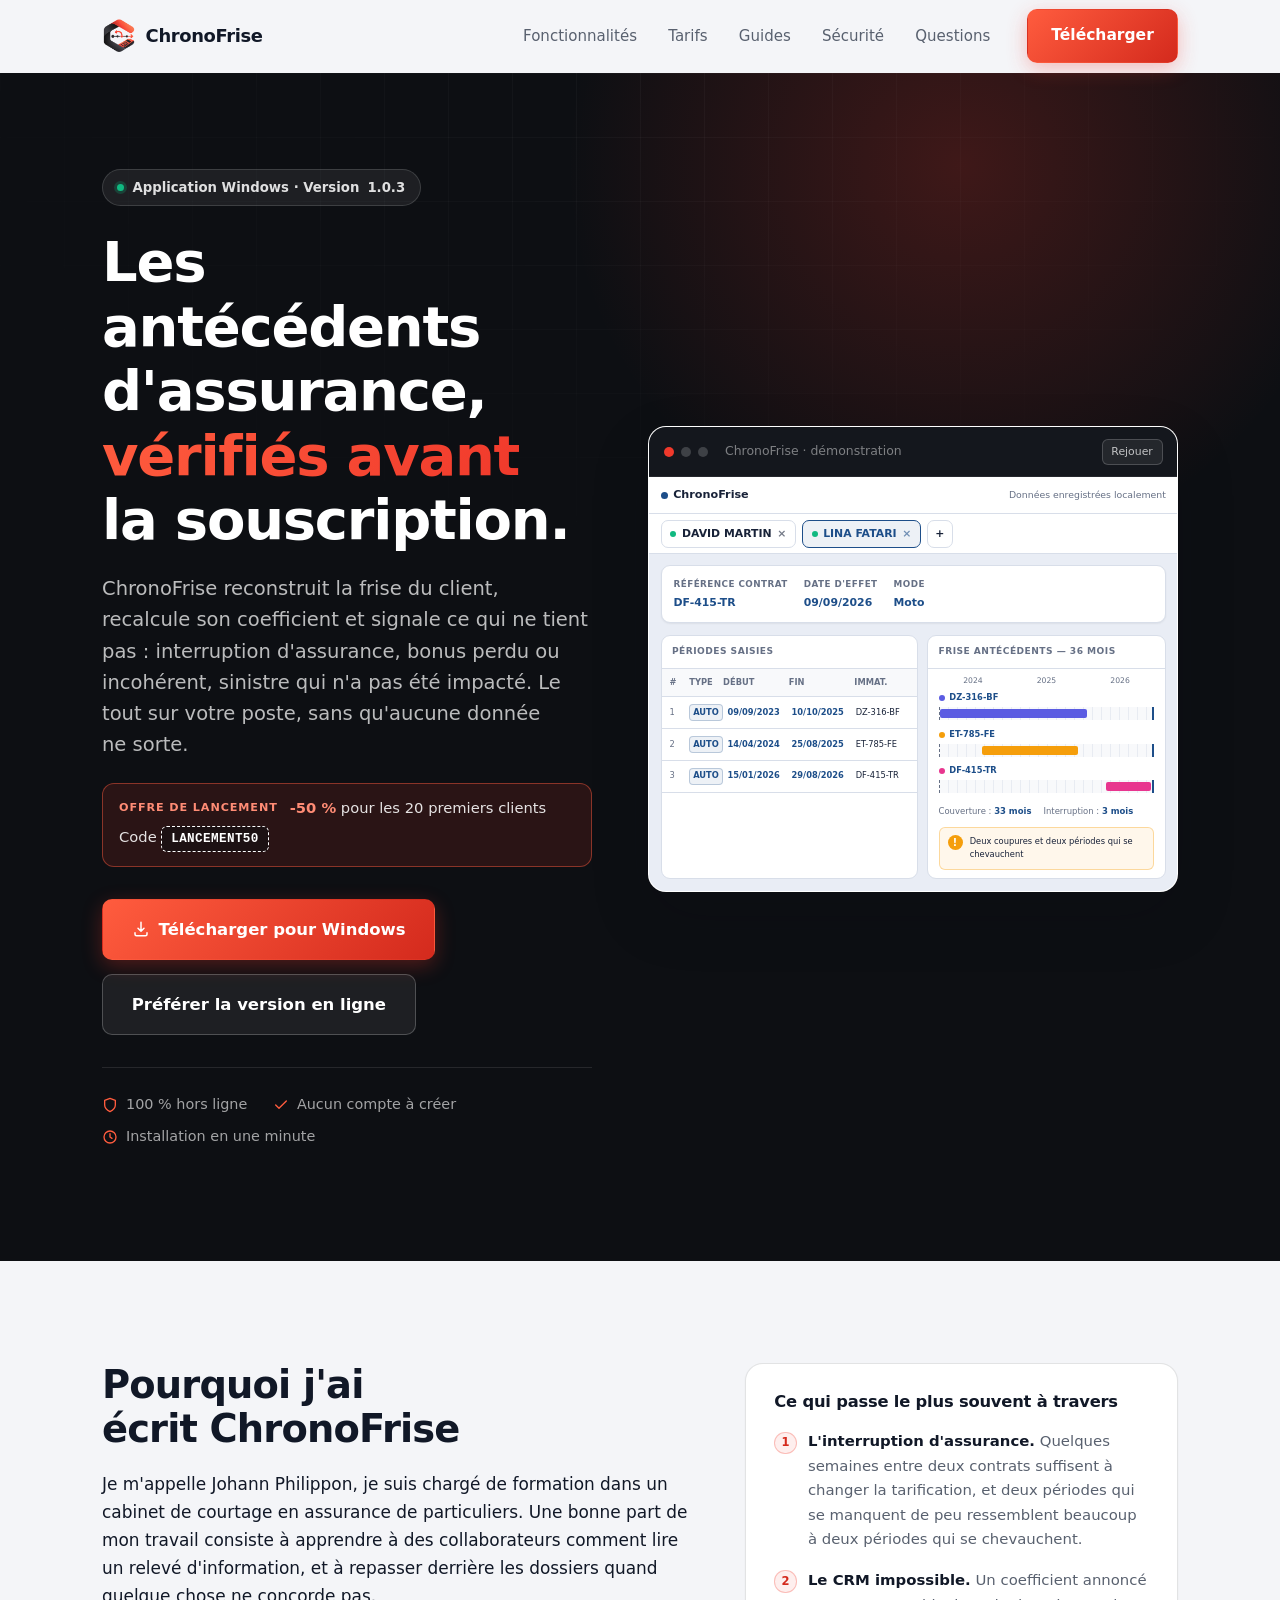
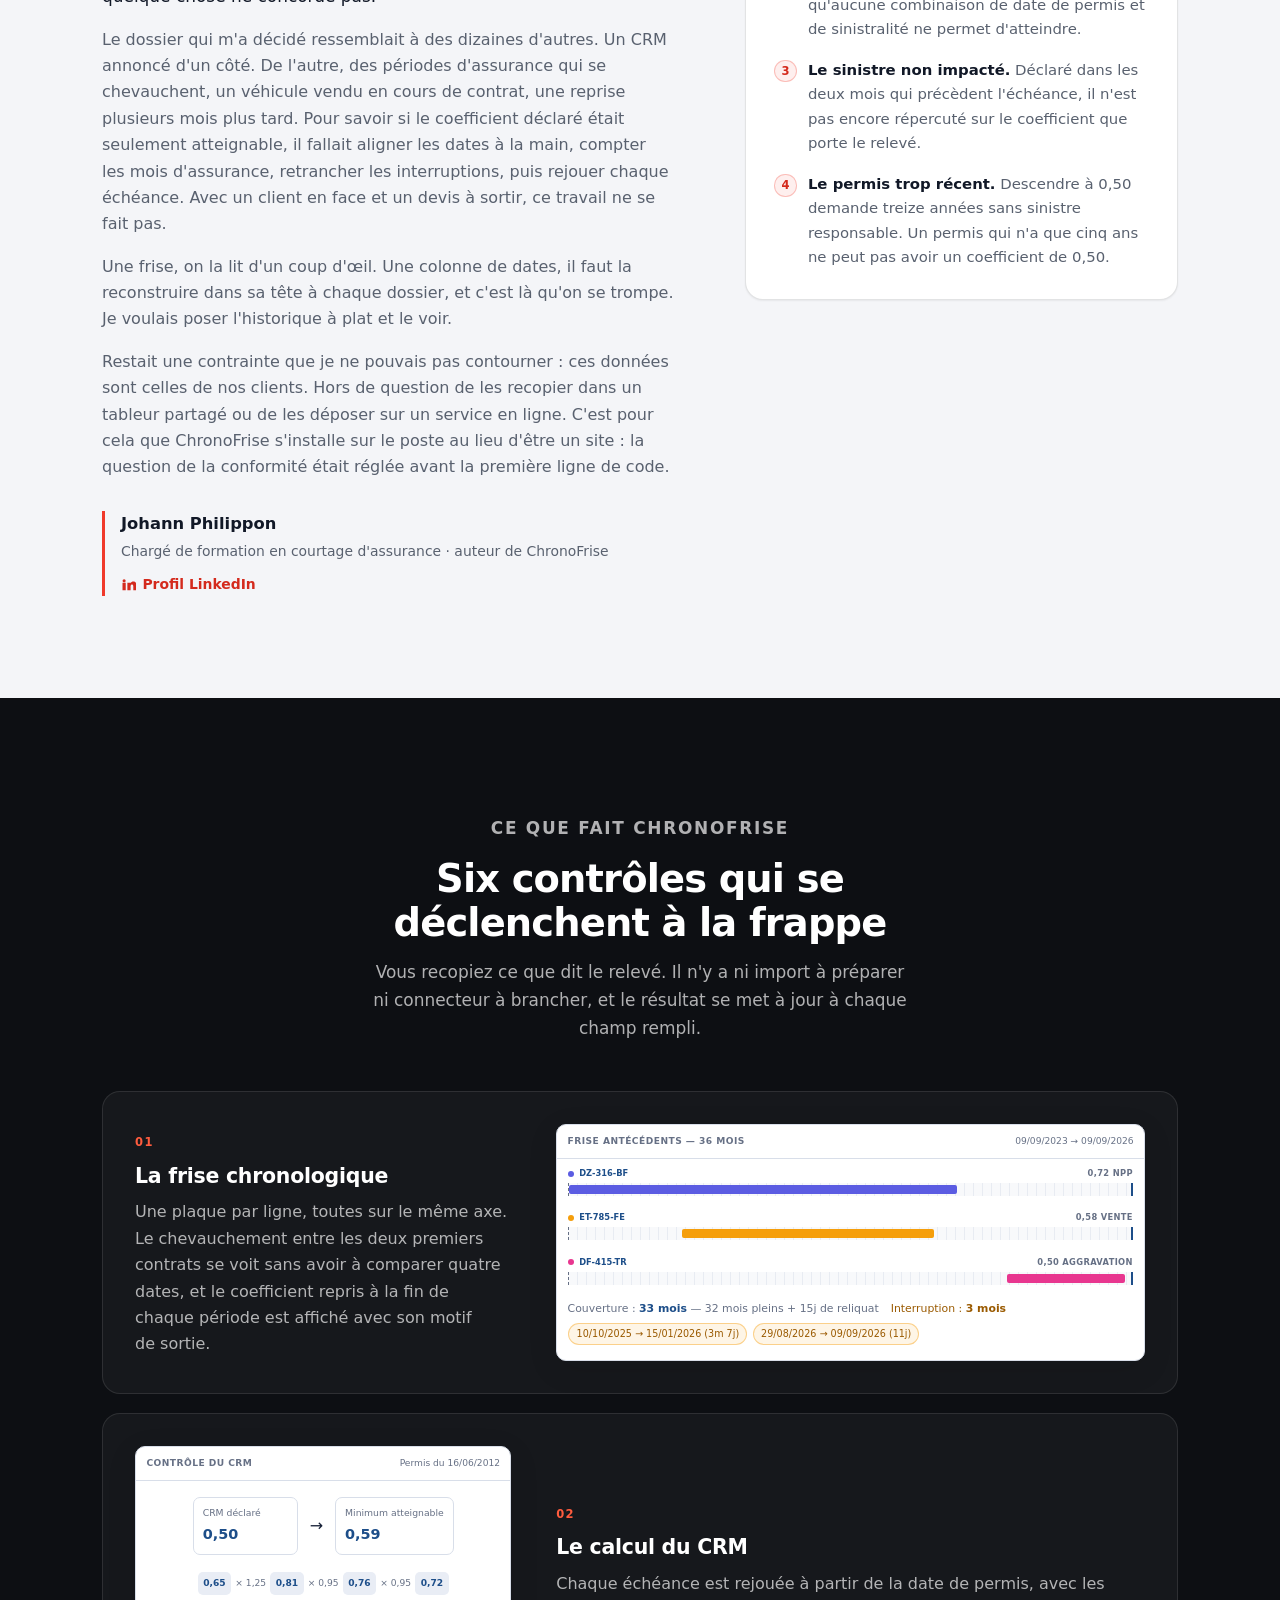
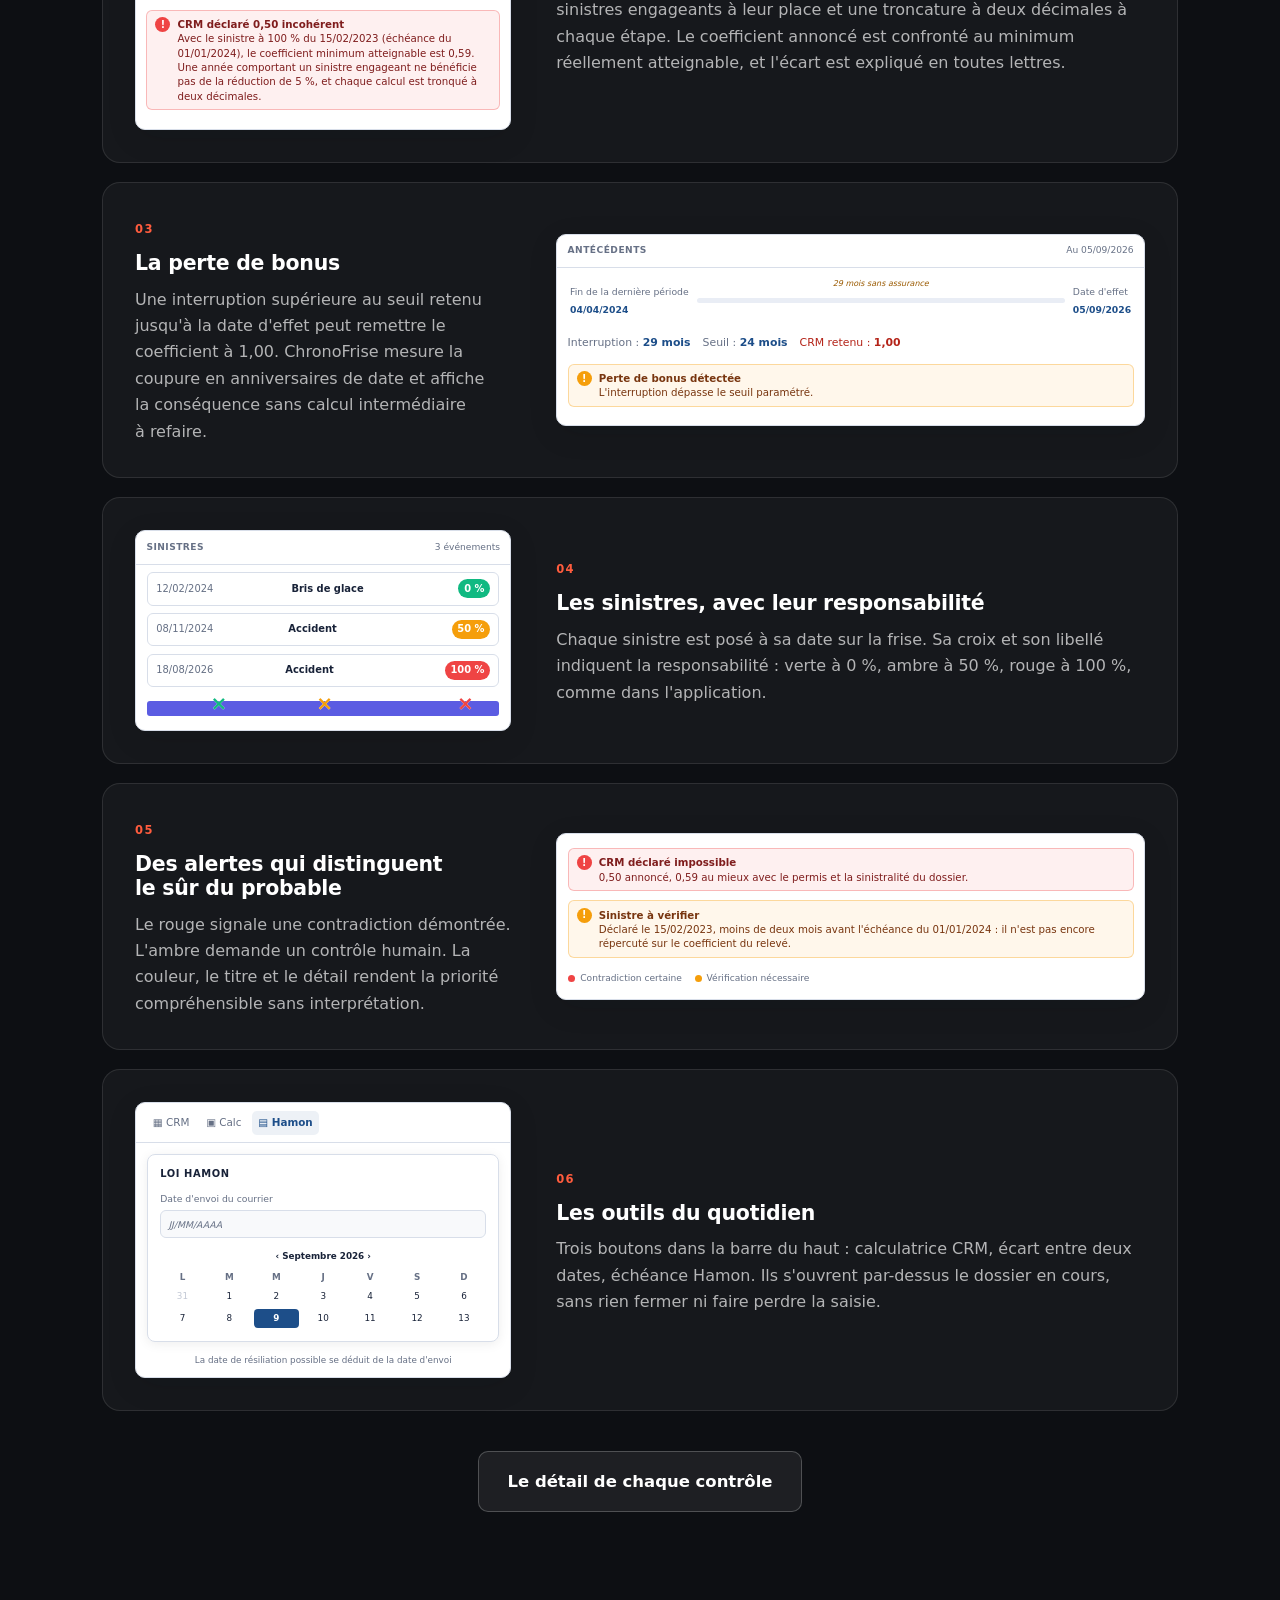
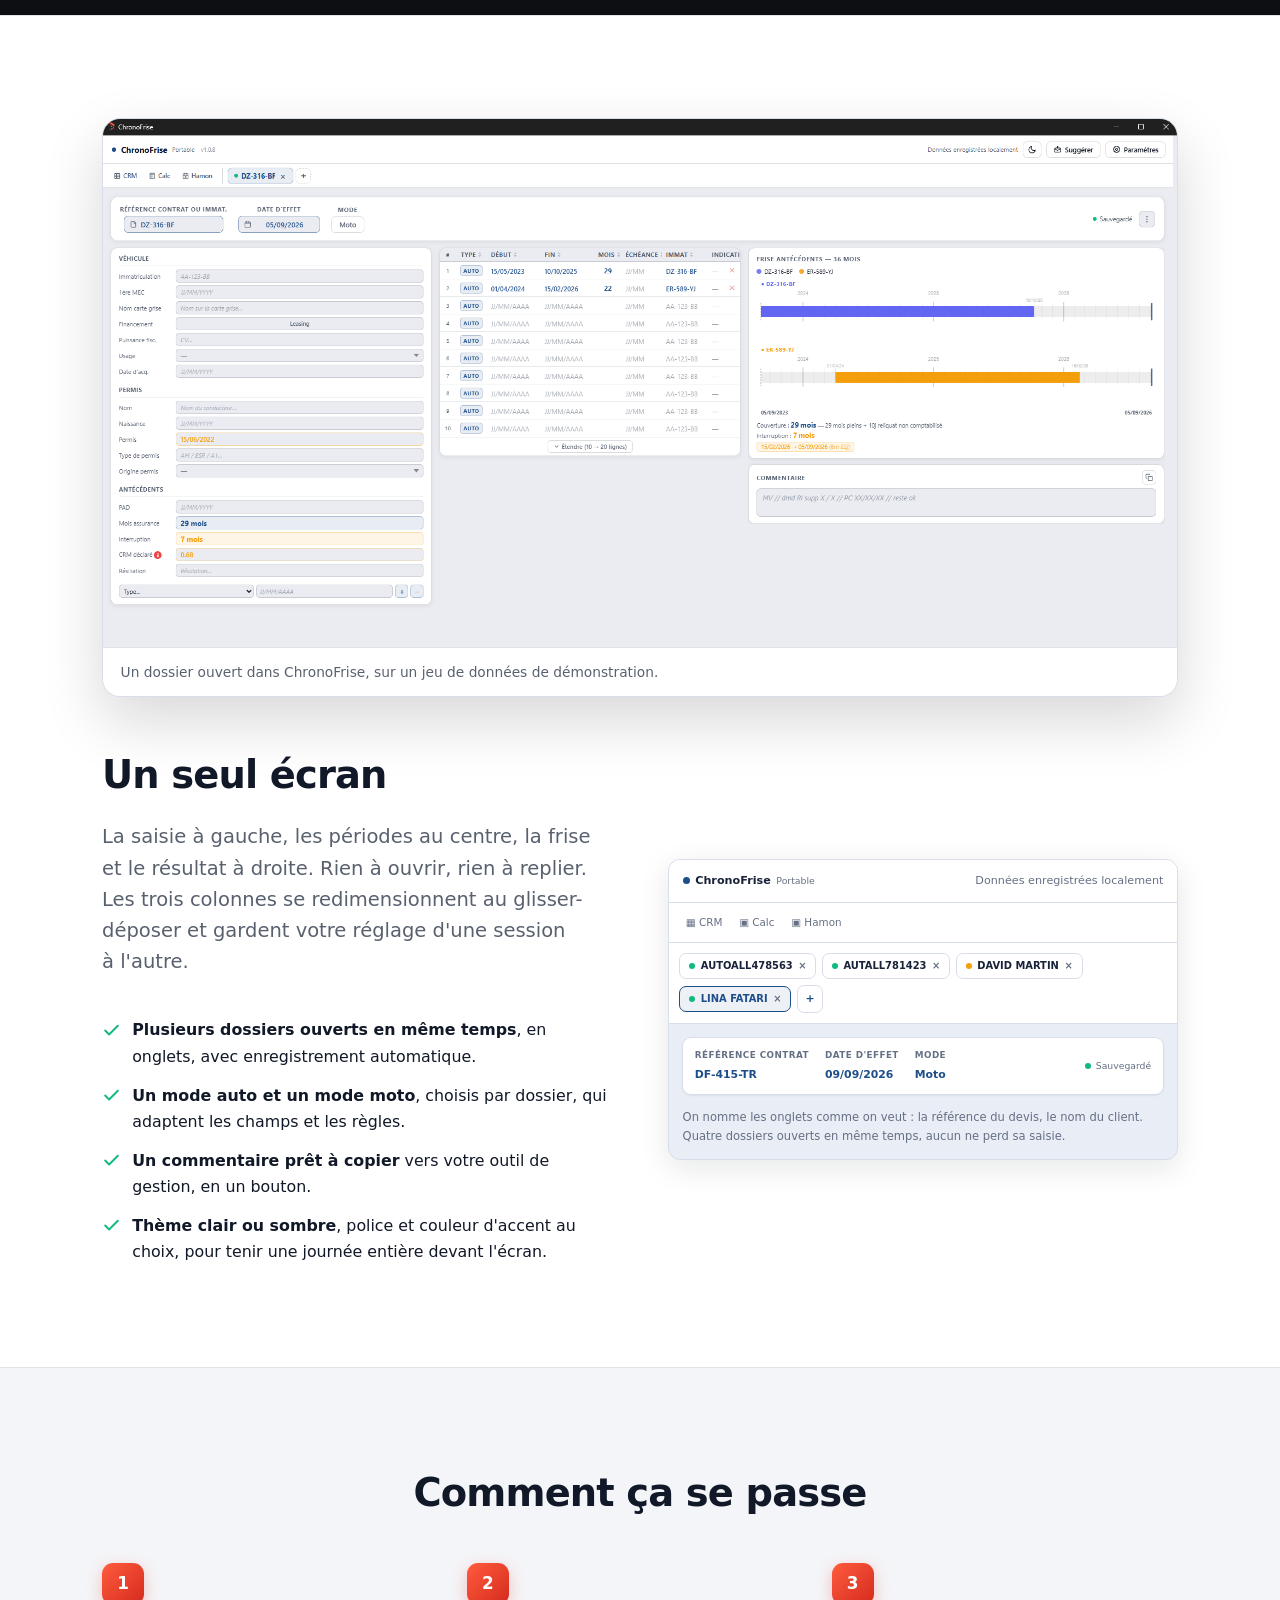
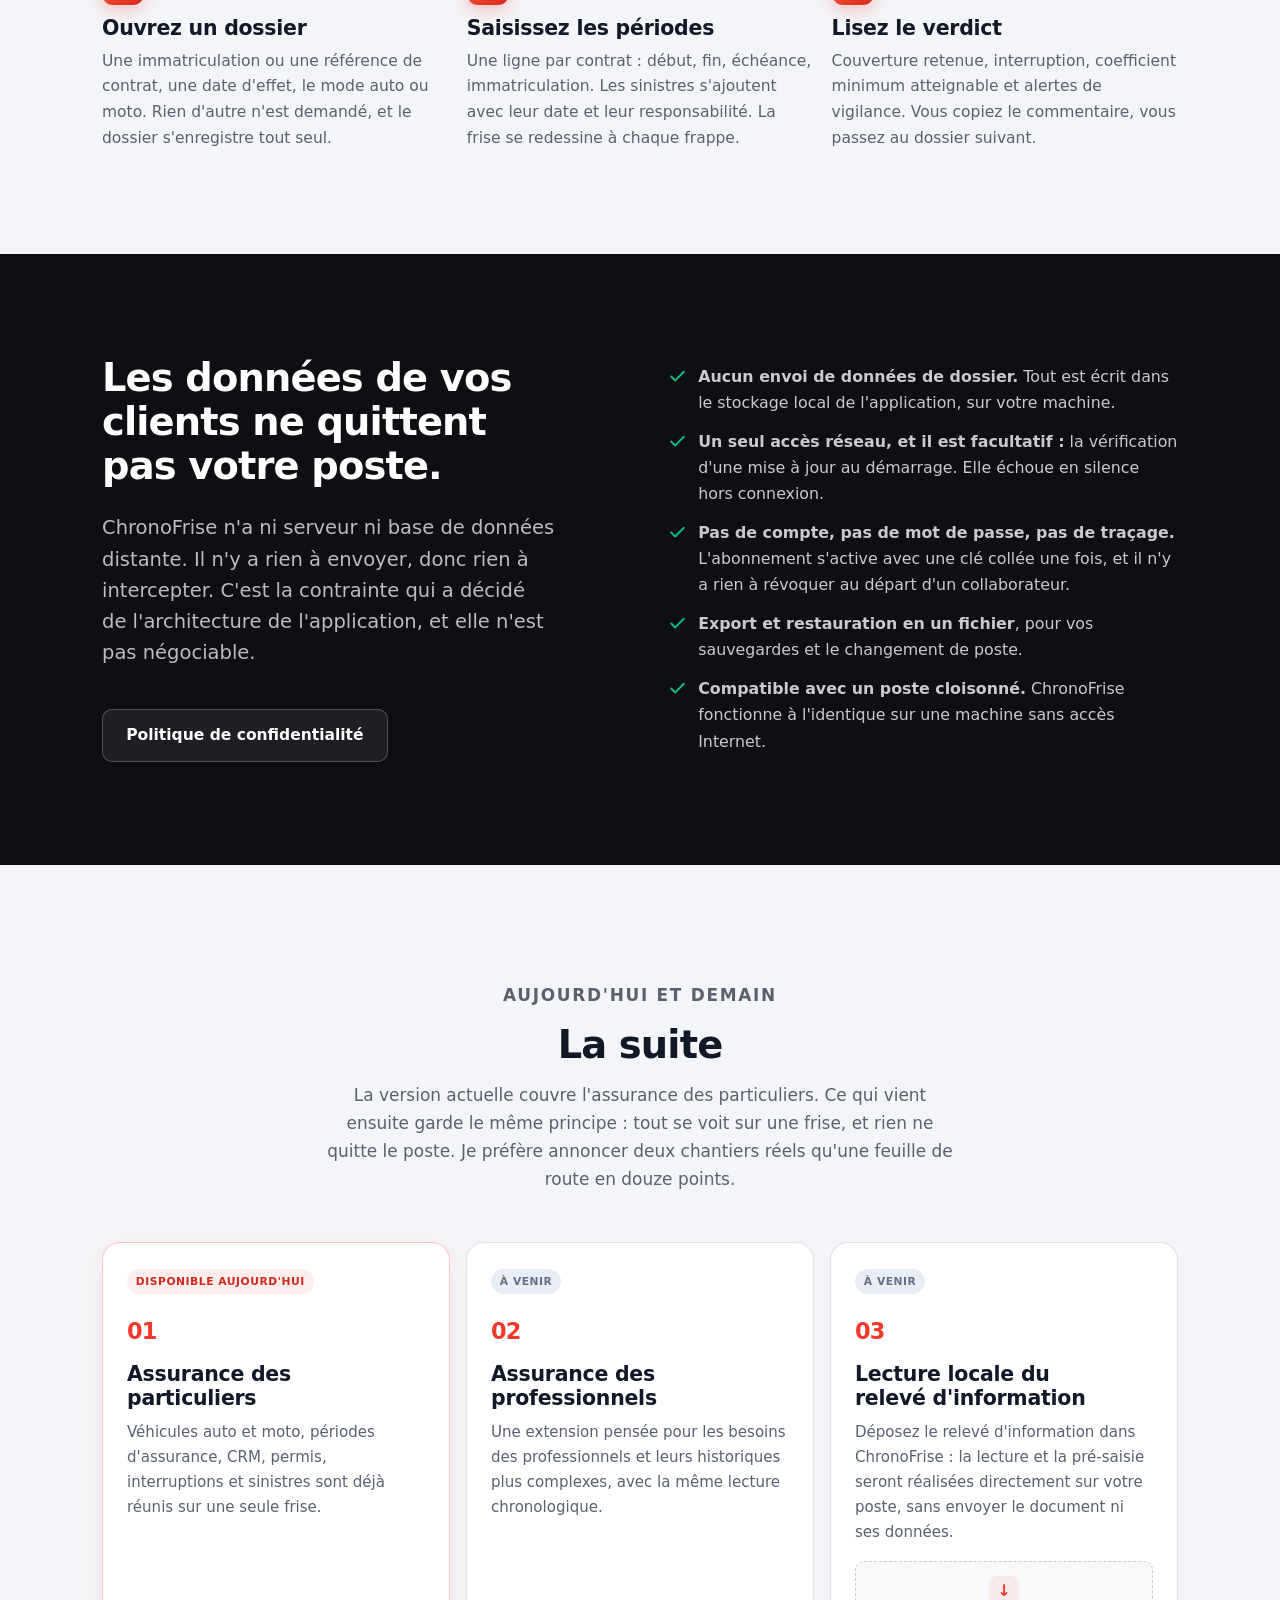
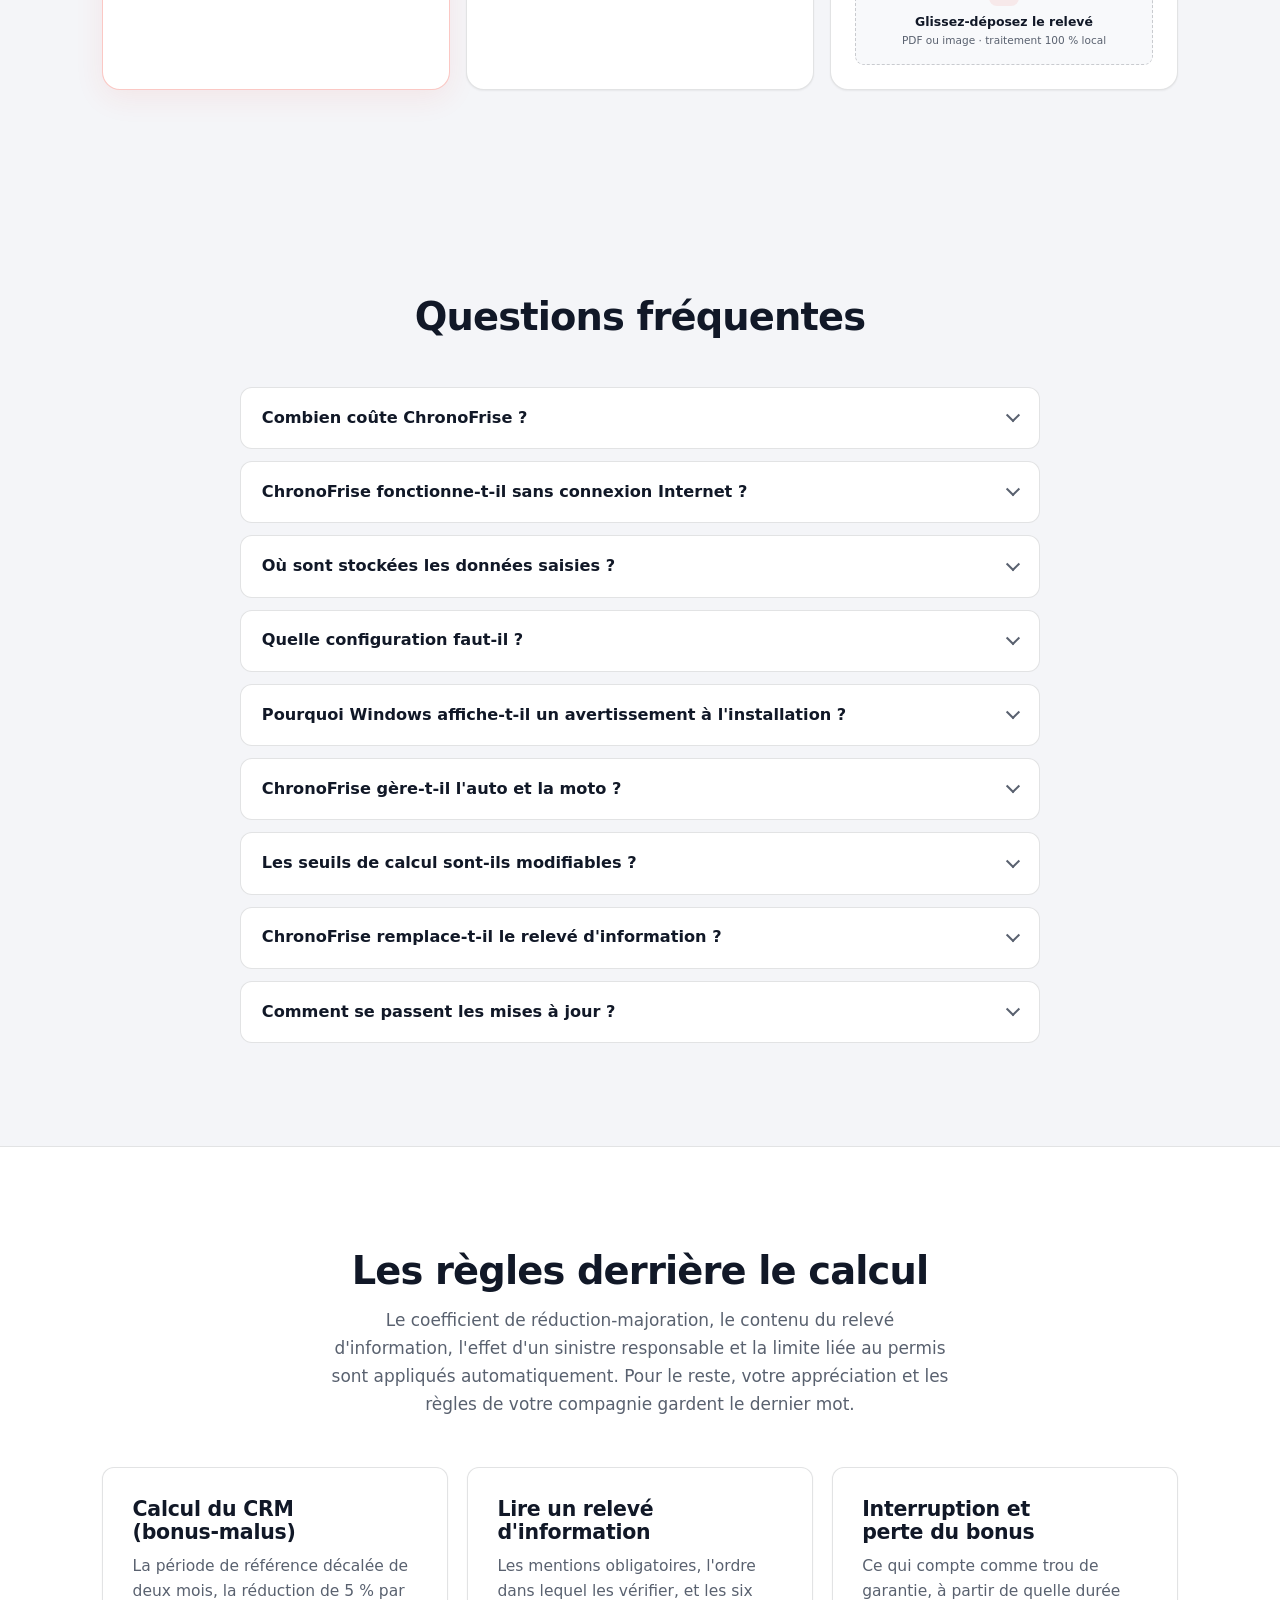
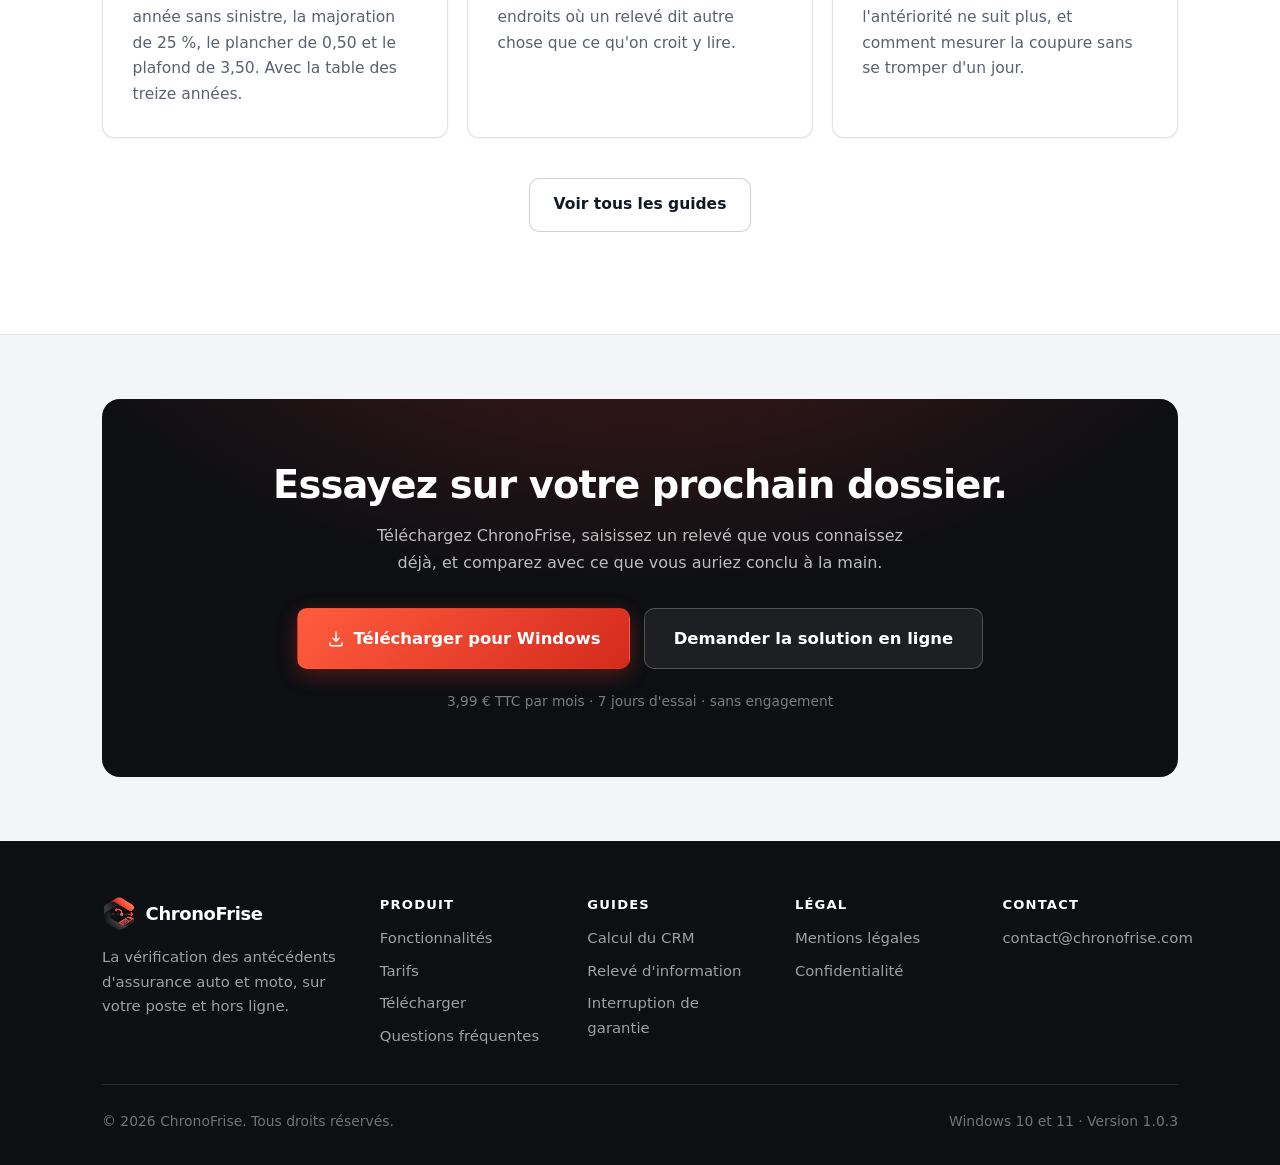
<file: index.html>
<!DOCTYPE html>
<html lang="fr">
<head>
<meta charset="utf-8">
<meta name="viewport" content="width=device-width, initial-scale=1">

<title>ChronoFrise : vérifier les antécédents et le CRM</title>
<meta name="description" content="ChronoFrise reconstruit la frise d'assurance, recalcule le CRM et détecte interruptions, bonus incohérents et sinistres non impactés, 100 % localement.">
<link rel="canonical" href="https://chronofrise.com/">

<meta name="theme-color" content="#0d0f13">
<meta name="author" content="ChronoFrise">
<meta name="robots" content="index, follow, max-image-preview:large">

<!-- Partage sur les réseaux et messageries -->
<meta property="og:type" content="website">
<meta property="og:locale" content="fr_FR">
<meta property="og:site_name" content="ChronoFrise">
<meta property="og:url" content="https://chronofrise.com/">
<meta property="og:title" content="ChronoFrise : vérification des antécédents d'assurance auto et moto">
<meta property="og:description" content="Reconstituez la frise d'assurance, vérifiez le CRM et repérez interruptions, bonus incohérents et sinistres non impactés. Application Windows, 100 % locale.">
<meta property="og:image" content="https://chronofrise.com/assets/img/Chronofrise.png">
<meta property="og:image:width" content="1964">
<meta property="og:image:height" content="965">
<meta property="og:image:alt" content="La fenêtre de ChronoFrise : saisie des antécédents à gauche, tableau des périodes au centre, frise chronologique à droite.">
<meta name="twitter:card" content="summary_large_image">
<meta name="twitter:title" content="ChronoFrise : vérification des antécédents d'assurance">
<meta name="twitter:description" content="Frise d'assurance, calcul du CRM et incohérences du relevé d'information vérifiés en quelques minutes, sans sortie de données.">
<meta name="twitter:image" content="https://chronofrise.com/assets/img/Chronofrise.png">

<link rel="icon" href="favicon.ico" sizes="any">
<link rel="apple-touch-icon" href="assets/img/logo-chronofrise-256.png">
<link rel="stylesheet" href="assets/css/style.css?v=20260909b">

<!-- Données structurées : décrit le logiciel à Google (encart produit, prix, plateforme). -->
<script type="application/ld+json" data-software-schema>
{
  "@context": "https://schema.org",
  "@graph": [
    {
      "@type": "SoftwareApplication",
      "@id": "https://chronofrise.com/#logiciel",
      "name": "ChronoFrise",
      "applicationCategory": "BusinessApplication",
      "applicationSubCategory": "Assurance",
      "operatingSystem": "Windows 10, Windows 11",
      "softwareVersion": "1.0.3",
      "url": "https://chronofrise.com/",
      "downloadUrl": "https://chronofrise.com/telechargement/",
      "inLanguage": "fr-FR",
      "description": "Application Windows de vérification des antécédents d'assurance auto et moto : frise chronologique, calcul du CRM, détection des interruptions d'assurance, des bonus incohérents et des sinistres non impactés, avec traitement local des données.",
      "featureList": [
        "Frise chronologique des périodes d'assurance",
        "Calcul et contrôle du coefficient de réduction-majoration (CRM)",
        "Détection de la perte de bonus après interruption",
        "Repérage des sinistres non impactés sur la dernière échéance",
        "Fonctionnement entièrement hors ligne",
        "Gestion simultanée de plusieurs dossiers"
      ],
      "offers": {
        "@type": "Offer",
        "price": "3.99",
        "priceCurrency": "EUR",
        "url": "https://chronofrise.com/tarifs",
        "availability": "https://schema.org/InStock",
        "description": "Abonnement mensuel à 3,99 € TTC, 7 jours d'essai gratuit, sans engagement. Offre de lancement : 50 % de réduction pour les 20 premiers clients avec le code LANCEMENT50."
      },
      "screenshot": "https://chronofrise.com/assets/img/Chronofrise.png",
      "author": { "@id": "https://chronofrise.com/#johann" },
      "softwareHelp": "https://chronofrise.com/guides/"
    },
    {
      "@type": "Organization",
      "@id": "https://chronofrise.com/#organisation",
      "name": "ChronoFrise",
      "url": "https://chronofrise.com/",
      "logo": "https://chronofrise.com/assets/img/logo-chronofrise-256.png",
      "description": "Éditeur de ChronoFrise, application de bureau de vérification des antécédents d'assurance auto et moto.",
      "email": "contact@chronofrise.com",
      "founder": { "@id": "https://chronofrise.com/#johann" },
      "contactPoint": {
        "@type": "ContactPoint",
        "contactType": "service client",
        "email": "contact@chronofrise.com",
        "availableLanguage": "fr"
      }
    },
    {
      "@type": "Person",
      "@id": "https://chronofrise.com/#johann",
      "name": "Johann Philippon",
      "jobTitle": "Chargé de formation en courtage d'assurance",
      "description": "Chargé de formation dans un cabinet de courtage en assurance de particuliers, auteur de ChronoFrise.",
      "knowsAbout": [
        "Assurance automobile",
        "Coefficient de réduction-majoration",
        "Relevé d'information",
        "Courtage en assurance"
      ],
      "worksFor": { "@id": "https://chronofrise.com/#organisation" },
      "sameAs": ["https://www.linkedin.com/in/j-philippon/"],
      "url": "https://chronofrise.com/#origine"
    },
    {
      "@type": "WebSite",
      "@id": "https://chronofrise.com/#site",
      "url": "https://chronofrise.com/",
      "name": "ChronoFrise",
      "inLanguage": "fr-FR",
      "publisher": { "@id": "https://chronofrise.com/#organisation" }
    },
    {
      "@type": "FAQPage",
      "@id": "https://chronofrise.com/#faq",
      "mainEntity": [
        {
          "@type": "Question",
          "name": "Combien coûte ChronoFrise ?",
          "acceptedAnswer": {
            "@type": "Answer",
            "text": "3,99 € TTC par mois, sans engagement, avec sept jours d'essai gratuit. Ce prix couvre toutes les fonctions, les mises à jour et le support : il n'y a ni palier, ni option, ni coût au dossier. Offre de lancement : 50 % de réduction pour les 20 premiers clients avec le code LANCEMENT50."
          }
        },
        {
          "@type": "Question",
          "name": "ChronoFrise fonctionne-t-il sans connexion Internet ?",
          "acceptedAnswer": {
            "@type": "Answer",
            "text": "Oui. Le mode hors ligne est le mode normal de ChronoFrise. L'application ne consulte le réseau que pour vérifier au démarrage qu'une mise à jour existe, et ce contrôle échoue en silence : un poste sans accès Internet se comporte exactement comme un poste connecté."
          }
        },
        {
          "@type": "Question",
          "name": "Où sont stockées les données saisies dans ChronoFrise ?",
          "acceptedAnswer": {
            "@type": "Answer",
            "text": "Uniquement sur le poste, dans l'espace de stockage local de l'application. Aucune donnée de dossier n'est envoyée à un serveur, à ChronoFrise ou à un tiers. Vous pouvez exporter et restaurer vos dossiers dans un fichier depuis le panneau Paramètres."
          }
        },
        {
          "@type": "Question",
          "name": "Quelle configuration faut-il pour installer ChronoFrise ?",
          "acceptedAnswer": {
            "@type": "Answer",
            "text": "Windows 10 ou Windows 11. ChronoFrise s'appuie sur WebView2, déjà présent sur ces versions de Windows. L'installeur pèse moins de 2 Mo et n'a besoin d'aucun droit administrateur particulier."
          }
        },
        {
          "@type": "Question",
          "name": "Pourquoi Windows affiche-t-il un avertissement à l'installation de ChronoFrise ?",
          "acceptedAnswer": {
            "@type": "Answer",
            "text": "Parce que l'application est récente et que son éditeur n'est pas encore reconnu par Windows. L'écran « Windows a protégé votre ordinateur » signale une absence de notoriété, pas une détection de virus : l'installation se poursuit en choisissant « Informations complémentaires », puis « Exécuter quand même ». Cette reconnaissance passe par un certificat de signature de code, facturé plusieurs centaines d'euros par an. Dès qu'il sera financé, l'installeur sera signé, le nom de l'éditeur remplacera « Éditeur inconnu » et l'avertissement disparaîtra."
          }
        },
        {
          "@type": "Question",
          "name": "ChronoFrise gère-t-il l'auto et la moto ?",
          "acceptedAnswer": {
            "@type": "Answer",
            "text": "Oui, les deux. Le mode se choisit par dossier et adapte la colonne de validation ainsi que les règles de calcul appliquées."
          }
        },
        {
          "@type": "Question",
          "name": "Les seuils de calcul sont-ils modifiables ?",
          "acceptedAnswer": {
            "@type": "Answer",
            "text": "Oui. Le reliquat de jours non comptabilisés, le seuil d'interruption entraînant la perte du bonus et la fenêtre du sinistre non impacté se règlent dans le panneau Paramètres, et le calcul les relit à chaque fois. Aucun seuil n'est figé dans le code."
          }
        },
        {
          "@type": "Question",
          "name": "ChronoFrise remplace-t-il le relevé d'information ?",
          "acceptedAnswer": {
            "@type": "Answer",
            "text": "Non. ChronoFrise est un outil de contrôle : il part de ce que vous saisissez à partir du relevé d'information et des déclarations du client, et met en évidence ce qui ne concorde pas. La décision de souscription reste la vôtre."
          }
        }
      ]
    }
  ]
}
</script>
</head>

<body>
<a class="skip-link" href="#contenu">Aller au contenu</a>

<header class="site-header">
  <div class="wrap nav">
    <a class="brand" href="index.html">
      <img src="assets/img/logo-chronofrise-256.png" alt="" width="34" height="34">
      <span>ChronoFrise</span>
    </a>

    <nav aria-label="Navigation principale">
      <ul class="nav-links" id="nav-menu" hidden>
        <li><a href="fonctionnalites.html">Fonctionnalités</a></li>
        <li><a href="tarifs.html">Tarifs</a></li>
        <li><a href="guides/index.html">Guides</a></li>
        <li><a href="index.html#securite">Sécurité</a></li>
        <li><a href="index.html#faq">Questions</a></li>
        <li class="nav-mobile-cta"><a href="telechargement/index.html">Télécharger</a></li>
      </ul>
    </nav>

    <div class="nav-cta">
      <a class="btn btn-primary" href="telechargement/index.html">Télécharger</a>
      <button class="nav-toggle" type="button" aria-expanded="false" aria-controls="nav-menu" aria-label="Ouvrir le menu">
        <svg class="icon-open" viewBox="0 0 24 24" fill="none" stroke="currentColor" stroke-width="2" stroke-linecap="round" aria-hidden="true"><path d="M3 6h18M3 12h18M3 18h18"/></svg>
        <svg class="icon-close" viewBox="0 0 24 24" fill="none" stroke="currentColor" stroke-width="2" stroke-linecap="round" aria-hidden="true"><path d="M6 6l12 12M18 6L6 18"/></svg>
      </button>
    </div>
  </div>
</header>

<main id="contenu">

  <!-- ══ Héros ══════════════════════════════════════════════════════════ -->
  <section class="hero">
    <div class="wrap">
      <div class="hero-grid">
        <div>
          <p class="hero-badge"><span class="dot"></span> Application Windows · Version <span data-app-version>1.0.3</span></p>

          <h1>Les antécédents d'assurance, <span class="accent">vérifiés avant</span> la souscription.</h1>

          <p class="lead">
            ChronoFrise reconstruit la frise du client, recalcule son coefficient et signale
            ce qui ne tient pas : interruption d'assurance, bonus perdu ou incohérent,
            sinistre qui n'a pas été impacté. Le tout sur votre poste, sans qu'aucune donnée ne sorte.
          </p>

          <div class="launch-offer" aria-label="Offre de lancement">
            <span class="launch-offer-label">Offre de lancement</span>
            <span><strong>-50 %</strong> pour les 20 premiers clients</span>
            <span>Code <code class="promo-code">LANCEMENT50</code></span>
          </div>

          <div class="btn-row">
            <a class="btn btn-primary btn-lg" href="telechargement/index.html">
              <svg viewBox="0 0 24 24" fill="none" stroke="currentColor" stroke-width="2" stroke-linecap="round" stroke-linejoin="round" aria-hidden="true"><path d="M12 3v12m0 0l-4-4m4 4l4-4M4 17v2a2 2 0 002 2h12a2 2 0 002-2v-2"/></svg>
              Télécharger pour Windows
            </a>
            <a class="btn btn-lg btn-on-dark" href="#online-dialog" data-online-open>Préférer la version en ligne</a>
          </div>

          <ul class="hero-trust">
            <li>
              <svg viewBox="0 0 24 24" fill="none" stroke="currentColor" stroke-width="2" stroke-linecap="round" stroke-linejoin="round" aria-hidden="true"><path d="M12 22s8-4 8-10V5l-8-3-8 3v7c0 6 8 10 8 10z"/></svg>
              100 % hors ligne
            </li>
            <li>
              <svg viewBox="0 0 24 24" fill="none" stroke="currentColor" stroke-width="2" stroke-linecap="round" stroke-linejoin="round" aria-hidden="true"><path d="M20 6L9 17l-5-5"/></svg>
              Aucun compte à créer
            </li>
            <li>
              <svg viewBox="0 0 24 24" fill="none" stroke="currentColor" stroke-width="2" stroke-linecap="round" stroke-linejoin="round" aria-hidden="true"><circle cx="12" cy="12" r="9"/><path d="M12 7v5l3 2"/></svg>
              Installation en une minute
            </li>
          </ul>
        </div>

        <div class="window app-demo hero-demo" data-live-demo>
          <div class="window-bar">
            <i></i><i></i><i></i>
            <em class="window-title">ChronoFrise · démonstration</em>
            <button class="demo-replay" type="button" aria-label="Rejouer la saisie des périodes">Rejouer</button>
          </div>
          <div class="window-body">
            <div class="demo-appbar"><strong><span></span> ChronoFrise</strong><small>Données enregistrées localement</small></div>
            <div class="demo-tabs" aria-label="Dossiers ouverts">
              <span class="demo-tab"><b></b>DAVID MARTIN <i>×</i></span>
              <span class="demo-tab active"><b></b>LINA FATARI <i>×</i></span>
              <span class="demo-add">+</span>
            </div>
            <div class="demo-contract">
              <span><small>RÉFÉRENCE CONTRAT</small><strong>DF-415-TR</strong></span>
              <span><small>DATE D'EFFET</small><strong>09/09/2026</strong></span>
              <span><small>MODE</small><strong>Moto</strong></span>
            </div>
            <div class="hero-demo-grid">
              <div class="demo-periods">
                <div class="demo-panel-title">PÉRIODES SAISIES</div>
                <div class="demo-table-head"><span>#</span><span>TYPE</span><span>DÉBUT</span><span>FIN</span><span>IMMAT.</span></div>
                <div class="demo-period" style="--delay:.25s"><span>1</span><b>AUTO</b><strong>09/09/2023</strong><strong>10/10/2025</strong><em>DZ-316-BF</em></div>
                <div class="demo-period" style="--delay:1.15s"><span>2</span><b>AUTO</b><strong>14/04/2024</strong><strong>25/08/2025</strong><em>ET-785-FE</em></div>
                <div class="demo-period" style="--delay:2.05s"><span>3</span><b>AUTO</b><strong>15/01/2026</strong><strong>29/08/2026</strong><em>DF-415-TR</em></div>
              </div>
              <div class="demo-frise-panel">
                <div class="demo-panel-title">FRISE ANTÉCÉDENTS — 36 MOIS</div>
                <div class="demo-years"><span>2024</span><span>2025</span><span>2026</span></div>
                <div class="demo-frise-row" style="--delay:.45s">
                  <strong><i class="plate-dot violet"></i>DZ-316-BF</strong>
                  <div class="demo-track"><span class="demo-bar violet" style="--left:0%;--width:69%"></span></div>
                </div>
                <div class="demo-frise-row" style="--delay:1.35s">
                  <strong><i class="plate-dot amber"></i>ET-785-FE</strong>
                  <div class="demo-track"><span class="demo-bar amber" style="--left:20%;--width:45%"></span></div>
                </div>
                <div class="demo-frise-row" style="--delay:2.25s">
                  <strong><i class="plate-dot pink"></i>DF-415-TR</strong>
                  <div class="demo-track"><span class="demo-bar pink" style="--left:78%;--width:21%"></span></div>
                </div>
                <div class="demo-result" style="--delay:3.05s">
                  <span>Couverture : <strong>33 mois</strong></span>
                  <span>Interruption : <strong>3 mois</strong></span>
                </div>
                <div class="demo-warning" style="--delay:3.35s"><b>!</b><span>Deux coupures et deux périodes qui se chevauchent</span></div>
              </div>
            </div>
          </div>
        </div>
      </div>
    </div>
  </section>

  <!-- ══ Pourquoi l'outil existe ═══════════════════════════════════════ -->
  <section id="origine">
    <div class="wrap">
      <div class="origin">
        <div class="origin-copy">
          <h2>Pourquoi j'ai écrit ChronoFrise</h2>
          <p>
            Je m'appelle Johann Philippon, je suis chargé de formation dans un cabinet de courtage
            en assurance de particuliers. Une bonne part de mon travail consiste à
            apprendre à des collaborateurs comment lire un relevé d'information, et à
            repasser derrière les dossiers quand quelque chose ne concorde pas.
          </p>
          <p>
            Le dossier qui m'a décidé ressemblait à des dizaines d'autres. Un CRM annoncé
            d'un côté. De l'autre, des périodes d'assurance qui se chevauchent, un véhicule
            vendu en cours de contrat, une reprise plusieurs mois plus tard. Pour savoir si
            le coefficient déclaré était seulement atteignable, il fallait aligner les dates
            à la main, compter les mois d'assurance, retrancher les interruptions, puis
            rejouer chaque échéance. Avec un client en face et un devis à sortir, ce travail
            ne se fait pas.
          </p>
          <p>
            Une frise, on la lit d'un coup d'œil. Une colonne de dates, il faut la
            reconstruire dans sa tête à chaque dossier, et c'est là qu'on se trompe.
            Je voulais poser l'historique à plat et le voir.
          </p>
          <p>
            Restait une contrainte que je ne pouvais pas contourner : ces données sont
            celles de nos clients. Hors de question de les recopier dans un tableur partagé
            ou de les déposer sur un service en ligne. C'est pour cela que ChronoFrise
            s'installe sur le poste au lieu d'être un site : la question de la conformité
            était réglée avant la première ligne de code.
          </p>
          <div class="origin-sign">
            <strong>Johann Philippon</strong>
            <span>Chargé de formation en courtage d'assurance · auteur de ChronoFrise</span>
            <a href="https://www.linkedin.com/in/j-philippon/" rel="me noopener" target="_blank">
              <svg viewBox="0 0 24 24" fill="currentColor" aria-hidden="true"><path d="M4.98 3.5a2.5 2.5 0 100 5 2.5 2.5 0 000-5zM2.4 21h5.16V9.2H2.4V21zM10.2 9.2V21h5.16v-6.36c0-3.36 4.32-3.63 4.32 0V21h5.16v-8.14c0-7.2-8.04-6.94-9.48-3.4V9.2H10.2z"/></svg>
              Profil LinkedIn
            </a>
          </div>
        </div>

        <aside class="origin-aside reveal">
          <h3>Ce qui passe le plus souvent à travers</h3>
          <ol>
            <li>
              <strong>L'interruption d'assurance.</strong> Quelques semaines entre deux
              contrats suffisent à changer la tarification, et deux périodes qui se manquent
              de peu ressemblent beaucoup à deux périodes qui se chevauchent.
            </li>
            <li>
              <strong>Le CRM impossible.</strong> Un coefficient annoncé qu'aucune
              combinaison de date de permis et de sinistralité ne permet d'atteindre.
            </li>
            <li>
              <strong>Le sinistre non impacté.</strong> Déclaré dans les deux mois qui
              précèdent l'échéance, il n'est pas encore répercuté sur le coefficient que
              porte le relevé.
            </li>
            <li>
              <strong>Le permis trop récent.</strong> Descendre à 0,50 demande treize années
              sans sinistre responsable. Un permis qui n'a que cinq ans ne peut pas avoir un coefficient de 0,50.
            </li>
          </ol>
        </aside>
      </div>
    </div>
  </section>

  <!-- ══ Les fonctionnalités ════════════════════════════════════════════ -->
  <section class="band-dark" id="fonctionnalites">
    <div class="wrap">
      <div class="section-head centered">
        <p class="eyebrow">Ce que fait ChronoFrise</p>
        <h2>Six contrôles qui se déclenchent à la frappe</h2>
        <p>
          Vous recopiez ce que dit le relevé. Il n'y a ni import à préparer ni connecteur à
          brancher, et le résultat se met à jour à chaque champ rempli.
        </p>
      </div>

      <div class="feature-showcase">
        <article class="feature-example reveal">
          <div class="feature-copy">
            <span class="feature-number">01</span>
            <h3>La frise chronologique</h3>
            <p>Une plaque par ligne, toutes sur le même axe. Le chevauchement entre les deux premiers contrats se voit sans avoir à comparer quatre dates, et le coefficient repris à la fin de chaque période est affiché avec son motif de sortie.</p>
          </div>
          <div class="app-panel timeline-example" role="img" aria-label="Frise ChronoFrise : trois immatriculations sur trois lignes, dont deux périodes qui se chevauchent et deux coupures">
            <div class="app-panel-head"><strong>FRISE ANTÉCÉDENTS — 36 MOIS</strong><span>09/09/2023 → 09/09/2026</span></div>
            <div class="mini-timeline"><b><i class="plate-dot violet"></i>DZ-316-BF<em>0,72 NPP</em></b><div class="demo-track"><span class="demo-bar violet" style="--left:0%;--width:69%"></span></div></div>
            <div class="mini-timeline"><b><i class="plate-dot amber"></i>ET-785-FE<em>0,58 VENTE</em></b><div class="demo-track"><span class="demo-bar amber" style="--left:20%;--width:45%"></span></div></div>
            <div class="mini-timeline"><b><i class="plate-dot pink"></i>DF-415-TR<em>0,50 AGGRAVATION</em></b><div class="demo-track"><span class="demo-bar pink" style="--left:78%;--width:21%"></span></div></div>
            <div class="app-metrics"><span>Couverture : <strong>33 mois</strong> — 32 mois pleins + 15j de reliquat</span><span class="metric-amber">Interruption : <strong>3 mois</strong></span></div>
            <div class="gap-chips"><span>10/10/2025 → 15/01/2026 (3m 7j)</span><span>29/08/2026 → 09/09/2026 (11j)</span></div>
          </div>
        </article>

        <article class="feature-example reveal">
          <div class="feature-copy">
            <span class="feature-number">02</span>
            <h3>Le calcul du CRM</h3>
            <p>Chaque échéance est rejouée à partir de la date de permis, avec les sinistres engageants à leur place et une troncature à deux décimales à chaque étape. Le coefficient annoncé est confronté au minimum réellement atteignable, et l'écart est expliqué en toutes lettres.</p>
          </div>
          <div class="app-panel crm-example">
            <div class="app-panel-head"><strong>CONTRÔLE DU CRM</strong><span>Permis du 16/06/2012</span></div>
            <div class="crm-fields"><label>CRM déclaré <strong>0,50</strong></label><span>→</span><label>Minimum atteignable <strong>0,59</strong></label></div>
            <div class="calc-steps"><span>0,65</span><i>× 1,25</i><span>0,81</span><i>× 0,95</i><span>0,76</span><i>× 0,95</i><span>0,72</span></div>
            <div class="app-alert red"><b>!</b><span><strong>CRM déclaré 0,50 incohérent</strong> Avec le sinistre à 100 % du 15/02/2023 (échéance du 01/01/2024), le coefficient minimum atteignable est 0,59. Une année comportant un sinistre engageant ne bénéficie pas de la réduction de 5 %, et chaque calcul est tronqué à deux décimales.</span></div>
          </div>
        </article>

        <article class="feature-example reveal">
          <div class="feature-copy">
            <span class="feature-number">03</span>
            <h3>La perte de bonus</h3>
            <p>Une interruption supérieure au seuil retenu jusqu'à la date d'effet peut remettre le coefficient à 1,00. ChronoFrise mesure la coupure en anniversaires de date et affiche la conséquence sans calcul intermédiaire à refaire.</p>
          </div>
          <div class="app-panel loss-example">
            <div class="app-panel-head"><strong>ANTÉCÉDENTS</strong><span>Au 05/09/2026</span></div>
            <div class="loss-line"><span>Fin de la dernière période<b>04/04/2024</b></span><i></i><span>Date d'effet<b>05/09/2026</b></span></div>
            <div class="app-metrics"><span>Interruption : <strong>29 mois</strong></span><span>Seuil : <strong>24 mois</strong></span><span class="metric-red">CRM retenu : <strong>1,00</strong></span></div>
            <div class="app-alert amber"><b>!</b><span><strong>Perte de bonus détectée</strong> L'interruption dépasse le seuil paramétré.</span></div>
          </div>
        </article>

        <article class="feature-example reveal">
          <div class="feature-copy">
            <span class="feature-number">04</span>
            <h3>Les sinistres, avec leur responsabilité</h3>
            <p>Chaque sinistre est posé à sa date sur la frise. Sa croix et son libellé indiquent la responsabilité : verte à 0 %, ambre à 50 %, rouge à 100 %, comme dans l'application.</p>
          </div>
          <div class="app-panel claims-example">
            <div class="app-panel-head"><strong>SINISTRES</strong><span>3 événements</span></div>
            <div class="claim-row green"><time>12/02/2024</time><b>Bris de glace</b><span>0 %</span></div>
            <div class="claim-row amber"><time>08/11/2024</time><b>Accident</b><span>50 %</span></div>
            <div class="claim-row red"><time>18/08/2026</time><b>Accident</b><span>100 %</span></div>
            <div class="claim-track"><i class="green" style="left:18%">×</i><i class="amber" style="left:48%">×</i><i class="red" style="left:88%">×</i></div>
          </div>
        </article>

        <article class="feature-example reveal">
          <div class="feature-copy">
            <span class="feature-number">05</span>
            <h3>Des alertes qui distinguent le sûr du probable</h3>
            <p>Le rouge signale une contradiction démontrée. L'ambre demande un contrôle humain. La couleur, le titre et le détail rendent la priorité compréhensible sans interprétation.</p>
          </div>
          <div class="app-panel alerts-example">
            <div class="app-alert red"><b>!</b><span><strong>CRM déclaré impossible</strong> 0,50 annoncé, 0,59 au mieux avec le permis et la sinistralité du dossier.</span></div>
            <div class="app-alert amber"><b>!</b><span><strong>Sinistre à vérifier</strong> Déclaré le 15/02/2023, moins de deux mois avant l'échéance du 01/01/2024 : il n'est pas encore répercuté sur le coefficient du relevé.</span></div>
            <div class="alert-legend"><span><i class="red"></i>Contradiction certaine</span><span><i class="amber"></i>Vérification nécessaire</span></div>
          </div>
        </article>

        <article class="feature-example reveal">
          <div class="feature-copy">
            <span class="feature-number">06</span>
            <h3>Les outils du quotidien</h3>
            <p>Trois boutons dans la barre du haut : calculatrice CRM, écart entre deux dates, échéance Hamon. Ils s'ouvrent par-dessus le dossier en cours, sans rien fermer ni faire perdre la saisie.</p>
          </div>
          <div class="app-panel tools-example">
            <div class="tool-tabs"><span>▦ CRM</span><span>▣ Calc</span><span class="active">▤ Hamon</span></div>
            <div class="hamon-pop">
              <strong>LOI HAMON</strong>
              <label>Date d'envoi du courrier<em>JJ/MM/AAAA</em></label>
              <div class="hamon-cal"><span class="hamon-month">‹ Septembre 2026 ›</span><i>L</i><i>M</i><i>M</i><i>J</i><i>V</i><i>S</i><i>D</i><b class="out">31</b><b>1</b><b>2</b><b>3</b><b>4</b><b>5</b><b>6</b><b>7</b><b>8</b><b class="today">9</b><b>10</b><b>11</b><b>12</b><b>13</b></div>
            </div>
            <small>La date de résiliation possible se déduit de la date d'envoi</small>
          </div>
        </article>
      </div>

      <p class="center mt-3">
        <a class="btn btn-on-dark btn-lg" href="fonctionnalites.html">Le détail de chaque contrôle</a>
      </p>
    </div>
  </section>

  <!-- ══ Lecture de l'écran ═════════════════════════════════════════════ -->
  <section class="band-soft">
    <div class="wrap">
      <figure class="screenshot reveal">
        <img src="assets/img/Chronofrise.png"
             alt="La fenêtre de ChronoFrise sur un dossier ouvert : à gauche la fiche véhicule, le permis et les antécédents ; au centre le tableau des périodes d'assurance ; à droite la frise chronologique, la couverture retenue et le commentaire à copier."
             width="1964" height="965" loading="lazy" decoding="async">
        <figcaption>Un dossier ouvert dans ChronoFrise, sur un jeu de données de démonstration.</figcaption>
      </figure>

      <div class="split">
        <div>
          <h2>Un seul écran</h2>
          <p class="lead mt-2">
            La saisie à gauche, les périodes au centre, la frise et le résultat à droite.
            Rien à ouvrir, rien à replier. Les trois colonnes se redimensionnent au
            glisser-déposer et gardent votre réglage d'une session à l'autre.
          </p>

          <ul class="checklist mt-3">
            <li>
              <svg viewBox="0 0 24 24" fill="none" stroke="currentColor" stroke-width="2.4" stroke-linecap="round" stroke-linejoin="round" aria-hidden="true"><path d="M20 6L9 17l-5-5"/></svg>
              <span><strong>Plusieurs dossiers ouverts en même temps</strong>, en onglets, avec enregistrement automatique.</span>
            </li>
            <li>
              <svg viewBox="0 0 24 24" fill="none" stroke="currentColor" stroke-width="2.4" stroke-linecap="round" stroke-linejoin="round" aria-hidden="true"><path d="M20 6L9 17l-5-5"/></svg>
              <span><strong>Un mode auto et un mode moto</strong>, choisis par dossier, qui adaptent les champs et les règles.</span>
            </li>
            <li>
              <svg viewBox="0 0 24 24" fill="none" stroke="currentColor" stroke-width="2.4" stroke-linecap="round" stroke-linejoin="round" aria-hidden="true"><path d="M20 6L9 17l-5-5"/></svg>
              <span><strong>Un commentaire prêt à copier</strong> vers votre outil de gestion, en un bouton.</span>
            </li>
            <li>
              <svg viewBox="0 0 24 24" fill="none" stroke="currentColor" stroke-width="2.4" stroke-linecap="round" stroke-linejoin="round" aria-hidden="true"><path d="M20 6L9 17l-5-5"/></svg>
              <span><strong>Thème clair ou sombre</strong>, police et couleur d'accent au choix, pour tenir une journée entière devant l'écran.</span>
            </li>
          </ul>
        </div>

        <div class="workspace-preview reveal" role="img" aria-label="Aperçu de la barre ChronoFrise avec quatre espaces de travail ouverts">
          <div class="workspace-top"><strong><i></i>ChronoFrise <small>Portable</small></strong><span>Données enregistrées localement</span></div>
          <div class="workspace-tools"><span>▦ CRM</span><span>▣ Calc</span><span>▣ Hamon</span></div>
          <div class="workspace-tabs">
            <span><i class="saved"></i>AUTOALL478563 <b>×</b></span>
            <span><i class="saved"></i>AUTALL781423 <b>×</b></span>
            <span><i class="editing"></i>DAVID MARTIN <b>×</b></span>
            <span class="active"><i class="saved"></i>LINA FATARI <b>×</b></span>
            <button type="button" tabindex="-1" aria-hidden="true">+</button>
          </div>
          <div class="workspace-card">
            <span><small>RÉFÉRENCE CONTRAT</small><strong>DF-415-TR</strong></span>
            <span><small>DATE D'EFFET</small><strong>09/09/2026</strong></span>
            <span><small>MODE</small><strong>Moto</strong></span>
            <em><i></i>Sauvegardé</em>
          </div>
          <p>On nomme les onglets comme on veut : la référence du devis, le nom du client. Quatre dossiers ouverts en même temps, aucun ne perd sa saisie.</p>
        </div>
      </div>
    </div>
  </section>

  <!-- ══ Comment ça marche ══════════════════════════════════════════════ -->
  <section>
    <div class="wrap">
      <div class="section-head centered">
        <h2>Comment ça se passe</h2>
      </div>

      <div class="steps">
        <article class="step reveal">
          <h3>Ouvrez un dossier</h3>
          <p>
            Une immatriculation ou une référence de contrat, une date d'effet, le mode auto
            ou moto. Rien d'autre n'est demandé, et le dossier s'enregistre tout seul.
          </p>
        </article>
        <article class="step reveal">
          <h3>Saisissez les périodes</h3>
          <p>
            Une ligne par contrat : début, fin, échéance, immatriculation. Les sinistres
            s'ajoutent avec leur date et leur responsabilité. La frise se redessine à chaque
            frappe.
          </p>
        </article>
        <article class="step reveal">
          <h3>Lisez le verdict</h3>
          <p>
            Couverture retenue, interruption, coefficient minimum atteignable et alertes de
            vigilance. Vous copiez le commentaire, vous passez au dossier suivant.
          </p>
        </article>
      </div>
    </div>
  </section>

  <!-- ══ Sécurité ═══════════════════════════════════════════════════════ -->
  <section class="band-dark" id="securite">
    <div class="wrap">
      <div class="split">
        <div>
          <h2>Les données de vos clients ne quittent pas votre poste.</h2>
          <p class="lead mt-2" style="color: rgba(255,255,255,0.72);">
            ChronoFrise n'a ni serveur ni base de données distante. Il n'y a rien à envoyer,
            donc rien à intercepter. C'est la contrainte qui a décidé de l'architecture de
            l'application, et elle n'est pas négociable.
          </p>

          <div class="btn-row mt-3">
            <a class="btn btn-on-dark" href="confidentialite.html">Politique de confidentialité</a>
          </div>
        </div>

        <ul class="checklist">
          <li>
            <svg viewBox="0 0 24 24" fill="none" stroke="currentColor" stroke-width="2.4" stroke-linecap="round" stroke-linejoin="round" aria-hidden="true"><path d="M20 6L9 17l-5-5"/></svg>
            <span><strong>Aucun envoi de données de dossier.</strong> Tout est écrit dans le stockage local de l'application, sur votre machine.</span>
          </li>
          <li>
            <svg viewBox="0 0 24 24" fill="none" stroke="currentColor" stroke-width="2.4" stroke-linecap="round" stroke-linejoin="round" aria-hidden="true"><path d="M20 6L9 17l-5-5"/></svg>
            <span><strong>Un seul accès réseau, et il est facultatif :</strong> la vérification d'une mise à jour au démarrage. Elle échoue en silence hors connexion.</span>
          </li>
          <li>
            <svg viewBox="0 0 24 24" fill="none" stroke="currentColor" stroke-width="2.4" stroke-linecap="round" stroke-linejoin="round" aria-hidden="true"><path d="M20 6L9 17l-5-5"/></svg>
            <span><strong>Pas de compte, pas de mot de passe, pas de traçage.</strong> L'abonnement s'active avec une clé collée une fois, et il n'y a rien à révoquer au départ d'un collaborateur.</span>
          </li>
          <li>
            <svg viewBox="0 0 24 24" fill="none" stroke="currentColor" stroke-width="2.4" stroke-linecap="round" stroke-linejoin="round" aria-hidden="true"><path d="M20 6L9 17l-5-5"/></svg>
            <span><strong>Export et restauration en un fichier</strong>, pour vos sauvegardes et le changement de poste.</span>
          </li>
          <li>
            <svg viewBox="0 0 24 24" fill="none" stroke="currentColor" stroke-width="2.4" stroke-linecap="round" stroke-linejoin="round" aria-hidden="true"><path d="M20 6L9 17l-5-5"/></svg>
            <span><strong>Compatible avec un poste cloisonné.</strong> ChronoFrise fonctionne à l'identique sur une machine sans accès Internet.</span>
          </li>
        </ul>
      </div>
    </div>
  </section>

  <!-- ══ Feuille de route ══════════════════════════════════════════════ -->
  <section class="roadmap-section" id="avenir">
    <div class="wrap">
      <div class="section-head centered">
        <p class="eyebrow">Aujourd'hui et demain</p>
        <h2>La suite</h2>
        <p>La version actuelle couvre l'assurance des particuliers. Ce qui vient ensuite garde le même principe : tout se voit sur une frise, et rien ne quitte le poste. Je préfère annoncer deux chantiers réels qu'une feuille de route en douze points.</p>
      </div>
      <div class="roadmap-grid">
        <article class="roadmap-card current reveal">
          <span class="roadmap-status">Disponible aujourd'hui</span>
          <div class="roadmap-icon" aria-hidden="true">01</div>
          <h3>Assurance des particuliers</h3>
          <p>Véhicules auto et moto, périodes d'assurance, CRM, permis, interruptions et sinistres sont déjà réunis sur une seule frise.</p>
        </article>
        <article class="roadmap-card reveal">
          <span class="roadmap-status">À venir</span>
          <div class="roadmap-icon" aria-hidden="true">02</div>
          <h3>Assurance des professionnels</h3>
          <p>Une extension pensée pour les besoins des professionnels et leurs historiques plus complexes, avec la même lecture chronologique.</p>
        </article>
        <article class="roadmap-card reveal">
          <span class="roadmap-status">À venir</span>
          <div class="roadmap-icon" aria-hidden="true">03</div>
          <h3>Lecture locale du relevé d'information</h3>
          <p>Déposez le relevé d'information dans ChronoFrise : la lecture et la pré-saisie seront réalisées directement sur votre poste, sans envoyer le document ni ses données.</p>
          <div class="drop-preview"><span>↓</span><strong>Glissez-déposez le relevé</strong><small>PDF ou image · traitement 100 % local</small></div>
        </article>
      </div>
    </div>
  </section>

  <!-- ══ FAQ ════════════════════════════════════════════════════════════ -->
  <section id="faq">
    <div class="wrap">
      <div class="section-head centered">
        <h2>Questions fréquentes</h2>
      </div>

      <div class="faq">
        <details>
          <summary>Combien coûte ChronoFrise ?</summary>
          <div class="faq-body">
            <p>
              3,99 € TTC par mois, sans engagement, avec sept jours d'essai gratuit. Ce prix
              couvre toutes les fonctions, les mises à jour et le support : il n'y a ni
              palier, ni option, ni coût au dossier.
            </p>
            <p>
              Offre de lancement : <strong>-50 % pour les 20 premiers clients</strong> avec le
              code <code class="promo-code">LANCEMENT50</code> lors de la souscription.
            </p>
            <p>
              Le détail se trouve sur la <a href="tarifs.html">page Tarifs</a>.
            </p>
          </div>
        </details>

        <details>
          <summary>ChronoFrise fonctionne-t-il sans connexion Internet ?</summary>
          <div class="faq-body">
            <p>
              Oui, et c'est le mode normal. L'application ne consulte le réseau que pour
              vérifier au démarrage qu'une mise à jour existe. Ce contrôle n'est jamais
              attendu et échoue en silence. Un poste sans accès Internet se comporte
              exactement comme un poste connecté.
            </p>
          </div>
        </details>

        <details>
          <summary>Où sont stockées les données saisies ?</summary>
          <div class="faq-body">
            <p>
              Uniquement sur votre poste, dans l'espace de stockage local de l'application.
              Aucune donnée de dossier n'est transmise à un serveur, à moi ou à un tiers.
            </p>
            <p>
              Vous pouvez exporter l'ensemble de vos dossiers et de vos réglages dans un
              fichier, et les restaurer sur une autre machine, depuis le panneau Paramètres.
            </p>
          </div>
        </details>

        <details>
          <summary>Quelle configuration faut-il ?</summary>
          <div class="faq-body">
            <p>
              Windows 10 ou Windows 11. ChronoFrise s'appuie sur WebView2, déjà installé sur ces
              versions de Windows. L'installeur pèse moins de 2 Mo, l'application se lance instantanément
              et ne demande aucun droit administrateur particulier.
            </p>
          </div>
        </details>

        <details>
          <summary>Pourquoi Windows affiche-t-il un avertissement à l'installation ?</summary>
          <div class="faq-body">
            <p>
              Parce que ChronoFrise est une application récente, éditée par une petite structure.
              Windows affiche un écran bleu « Windows a protégé votre ordinateur » pour tout
              programme dont l'éditeur n'est pas encore reconnu : ce n'est pas une détection de
              virus, mais une absence de notoriété. Deux clics suffisent pour continuer
              (« Informations complémentaires », puis « Exécuter quand même »).
            </p>
            <p>
              Cette reconnaissance s'achète : elle passe par un certificat de signature de code
              qui coûte plusieurs centaines d'euros par an. Dès que les abonnements le
              financeront, l'installeur sera signé, mon nom remplacera « Éditeur inconnu » et
              l'avertissement disparaîtra. <a href="telechargement/index.html#smartscreen">L'écran
              en question, en images</a>.
            </p>
          </div>
        </details>

        <details>
          <summary>ChronoFrise gère-t-il l'auto et la moto ?</summary>
          <div class="faq-body">
            <p>
              Les deux. Le mode se choisit dossier par dossier et adapte à la fois les champs
              de la colonne de validation et les règles de calcul appliquées.
            </p>
          </div>
        </details>

        <details>
          <summary>Les seuils de calcul sont-ils modifiables ?</summary>
          <div class="faq-body">
            <p>
              Oui. Le reliquat de jours non comptabilisés, la durée d'interruption qui
              entraîne la perte du bonus et la fenêtre du sinistre non impacté se règlent
              dans le panneau Paramètres. Le calcul relit ces valeurs à chaque exécution :
              aucun seuil n'est figé.
            </p>
          </div>
        </details>

        <details>
          <summary>ChronoFrise remplace-t-il le relevé d'information ?</summary>
          <div class="faq-body">
            <p>
              Non, et ce n'est pas son objet. ChronoFrise est un outil de contrôle : il part de ce
              que vous saisissez à partir du relevé et des déclarations du client, puis met en
              évidence ce qui ne concorde pas. La décision de souscription reste la vôtre.
            </p>
          </div>
        </details>

        <details>
          <summary>Comment se passent les mises à jour ?</summary>
          <div class="faq-body">
            <p>
              ChronoFrise vérifie au démarrage qu'une version plus récente existe et vous propose
              de l'installer. Rien n'est imposé, et refuser n'empêche pas l'application de
              fonctionner. Vos dossiers sont conservés d'une version à l'autre.
            </p>
          </div>
        </details>
      </div>
    </div>
  </section>

  <!-- ══ Guides ════════════════════════════════════════════════════════ -->
  <section class="band-soft">
    <div class="wrap">
      <div class="section-head centered">
        <h2>Les règles derrière le calcul</h2>
        <p>
          Le coefficient de réduction-majoration, le contenu du relevé d'information, l'effet
          d'un sinistre responsable et la limite liée au permis sont appliqués automatiquement.
          Pour le reste, votre appréciation et les règles de votre compagnie gardent le dernier mot.
        </p>
      </div>

      <div class="grid grid-3">
        <article class="card card-hover">
          <h3><a href="guides/calcul-crm-bonus-malus.html">Calcul du CRM (bonus-malus)</a></h3>
          <p>
            La période de référence décalée de deux mois, la réduction de 5 % par année sans
            sinistre, la majoration de 25 %, le plancher de 0,50 et le plafond de 3,50. Avec la
            table des treize années.
          </p>
        </article>

        <article class="card card-hover">
          <h3><a href="guides/releve-information-assurance.html">Lire un relevé d'information</a></h3>
          <p>
            Les mentions obligatoires, l'ordre dans lequel les vérifier, et les six endroits où
            un relevé dit autre chose que ce qu'on croit y lire.
          </p>
        </article>

        <article class="card card-hover">
          <h3><a href="guides/interruption-assurance-perte-bonus.html">Interruption et perte du bonus</a></h3>
          <p>
            Ce qui compte comme trou de garantie, à partir de quelle durée l'antériorité ne
            suit plus, et comment mesurer la coupure sans se tromper d'un jour.
          </p>
        </article>
      </div>

      <p class="center mt-3">
        <a class="btn" href="guides/index.html">Voir tous les guides</a>
      </p>
    </div>
  </section>

  <!-- ══ Appel à l'action final ═════════════════════════════════════════ -->
  <section class="section-tight">
    <div class="wrap">
      <div class="cta-final">
        <h2>Essayez sur votre prochain dossier.</h2>
        <p>
          Téléchargez ChronoFrise, saisissez un relevé que vous connaissez déjà,
          et comparez avec ce que vous auriez conclu à la main.
        </p>
        <div class="btn-row">
          <a class="btn btn-primary btn-lg" href="telechargement/index.html">
            <svg viewBox="0 0 24 24" fill="none" stroke="currentColor" stroke-width="2" stroke-linecap="round" stroke-linejoin="round" aria-hidden="true"><path d="M12 3v12m0 0l-4-4m4 4l4-4M4 17v2a2 2 0 002 2h12a2 2 0 002-2v-2"/></svg>
            Télécharger pour Windows
          </a>
          <a class="btn btn-lg btn-on-dark" href="#online-dialog" data-online-open>Demander la solution en ligne</a>
        </div>
        <p class="fine">3,99 € TTC par mois · 7 jours d'essai · sans engagement</p>
      </div>
    </div>
  </section>

</main>

<footer class="site-footer">
  <div class="wrap">
    <div class="footer-grid">
      <div>
        <a class="brand" href="index.html">
          <img src="assets/img/logo-chronofrise-256.png" alt="" width="34" height="34">
          <span>ChronoFrise</span>
        </a>
        <p>
          La vérification des antécédents d'assurance auto et moto,
          sur votre poste et hors ligne.
        </p>
      </div>

      <div>
        <h4>Produit</h4>
        <ul>
          <li><a href="fonctionnalites.html">Fonctionnalités</a></li>
          <li><a href="tarifs.html">Tarifs</a></li>
          <li><a href="telechargement/index.html">Télécharger</a></li>
          <li><a href="index.html#faq">Questions fréquentes</a></li>
        </ul>
      </div>

      <div>
        <h4>Guides</h4>
        <ul>
          <li><a href="guides/calcul-crm-bonus-malus.html">Calcul du CRM</a></li>
          <li><a href="guides/releve-information-assurance.html">Relevé d'information</a></li>
          <li><a href="guides/interruption-assurance-perte-bonus.html">Interruption de garantie</a></li>
        </ul>
      </div>

      <div>
        <h4>Légal</h4>
        <ul>
          <li><a href="mentions-legales.html">Mentions légales</a></li>
          <li><a href="confidentialite.html">Confidentialité</a></li>
        </ul>
      </div>

      <div>
        <h4>Contact</h4>
        <ul>
          <li><a href="mailto:contact@chronofrise.com">contact@chronofrise.com</a></li>
        </ul>
      </div>
    </div>

    <div class="footer-bottom">
      <span>© 2026 ChronoFrise. Tous droits réservés.</span>
      <span>Windows 10 et 11 · Version <span data-app-version>1.0.3</span></span>
    </div>
  </div>
</footer>

<dialog class="online-dialog" id="online-dialog" aria-labelledby="online-dialog-title">
  <form class="online-form" id="online-form">
    <div class="online-dialog-head">
      <div>
        <p class="eyebrow">Sans installation</p>
        <h2 id="online-dialog-title">Être informé de la version en ligne</h2>
      </div>
      <button class="dialog-close" type="button" data-online-close aria-label="Fermer la fenêtre">×</button>
    </div>
    <p>Vous préférez créer un compte et utiliser ChronoFrise dans votre navigateur ? Laissez votre adresse pour me signaler votre intérêt et être recontacté.</p>
    <label for="online-email">Votre adresse e-mail professionnelle</label>
    <input id="online-email" name="email" type="email" autocomplete="email" placeholder="vous@entreprise.fr" required>
    <div class="form-honeypot" aria-hidden="true">
      <label for="online-website">Votre site internet</label>
      <input id="online-website" name="website" type="text" tabindex="-1" autocomplete="off">
    </div>
    <label class="consent-field" for="online-consent">
      <input id="online-consent" name="consent" type="checkbox" required>
      <span>J’accepte que ChronoFrise enregistre mon adresse e-mail afin de me recontacter au sujet de la version en ligne.</span>
    </label>
    <button class="btn btn-primary btn-block" id="online-submit" type="submit">Envoyer ma demande</button>
    <p class="form-note">Seules votre adresse e-mail et la page d’origine de la demande sont enregistrées. Consultez la <a href="confidentialite.html">politique de confidentialité</a>.</p>
    <p class="form-status" id="online-form-status" role="status" aria-live="polite"></p>
  </form>
</dialog>

<script src="assets/js/main.js" defer></script>
</body>
</html>
</file>
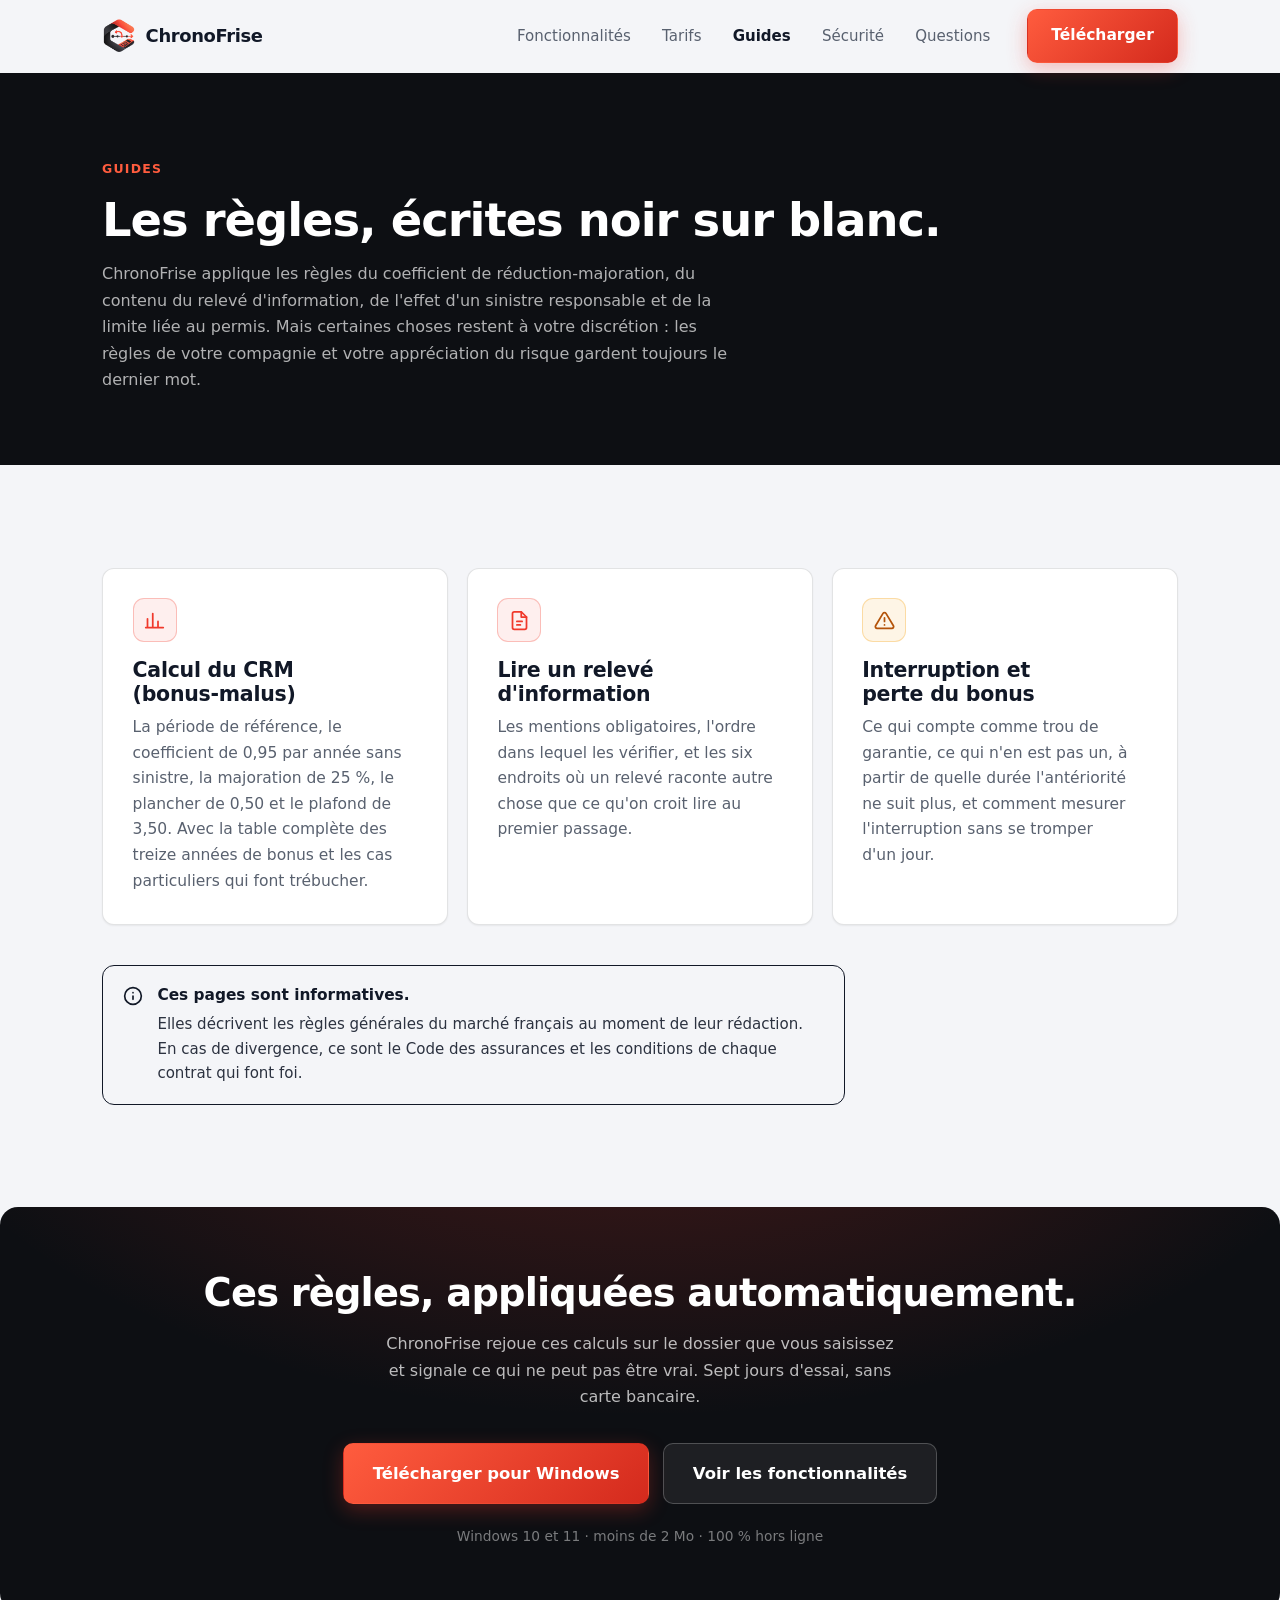
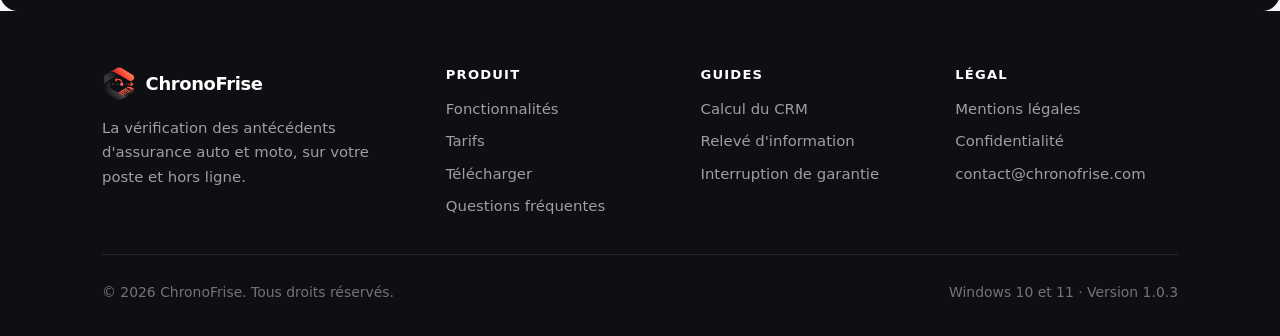
<file: guides/index.html>
<!DOCTYPE html>
<html lang="fr">
<head>
<meta charset="utf-8">
<meta name="viewport" content="width=device-width, initial-scale=1">

<title>Guides : CRM, relevé d'information et interruption | ChronoFrise</title>
<meta name="description" content="Les règles d'assurance auto : calcul du CRM, relevé d'information, sinistre responsable, interruption et limite liée au permis, expliquées par ChronoFrise.">
<link rel="canonical" href="https://chronofrise.com/guides/">

<meta name="theme-color" content="#0d0f13">
<meta name="robots" content="index, follow, max-image-preview:large">

<meta property="og:type" content="website">
<meta property="og:locale" content="fr_FR">
<meta property="og:site_name" content="ChronoFrise">
<meta property="og:url" content="https://chronofrise.com/guides/">
<meta property="og:title" content="Guides : CRM, relevé d'information et interruption de garantie">
<meta property="og:description" content="CRM, relevé d'information, sinistre responsable, interruption et limite du permis : les règles de souscription expliquées et chiffrées.">
<meta property="og:image" content="https://chronofrise.com/assets/img/Chronofrise.png">
<meta property="og:image:width" content="1964">
<meta property="og:image:height" content="965">
<meta property="og:image:alt" content="La fenêtre de ChronoFrise : saisie des antécédents à gauche, tableau des périodes au centre, frise chronologique à droite.">
<meta name="twitter:card" content="summary_large_image">
<meta name="twitter:title" content="Guides : CRM, relevé d'information et interruption de garantie">
<meta name="twitter:description" content="Les règles du CRM, du relevé d'information, des sinistres et du permis expliquées et chiffrées.">
<meta name="twitter:image" content="https://chronofrise.com/assets/img/Chronofrise.png">

<link rel="icon" href="../favicon.ico" sizes="any">
<link rel="apple-touch-icon" href="../assets/img/logo-chronofrise-256.png">
<link rel="stylesheet" href="../assets/css/style.css?v=20260909b">

<script type="application/ld+json">
{
  "@context": "https://schema.org",
  "@graph": [
    {
      "@type": "BreadcrumbList",
      "itemListElement": [
        { "@type": "ListItem", "position": 1, "name": "Accueil", "item": "https://chronofrise.com/" },
        { "@type": "ListItem", "position": 2, "name": "Guides", "item": "https://chronofrise.com/guides/" }
      ]
    },
    {
      "@type": "CollectionPage",
      "@id": "https://chronofrise.com/guides/#page",
      "url": "https://chronofrise.com/guides/",
      "name": "Guides : CRM, relevé d'information et interruption de garantie",
      "description": "Les règles appliquées à la souscription auto et moto : calcul du coefficient de réduction-majoration, lecture du relevé d'information, sinistre responsable, interruption de garantie et limite liée au permis.",
      "inLanguage": "fr-FR",
      "isPartOf": { "@id": "https://chronofrise.com/#site" },
      "publisher": { "@id": "https://chronofrise.com/#organisation" },
      "mainEntity": {
        "@type": "ItemList",
        "itemListElement": [
          {
            "@type": "ListItem",
            "position": 1,
            "name": "Calcul du CRM (bonus-malus) : règles, table et exemples",
            "url": "https://chronofrise.com/guides/calcul-crm-bonus-malus"
          },
          {
            "@type": "ListItem",
            "position": 2,
            "name": "Le relevé d'information : ce qu'il contient et comment le lire",
            "url": "https://chronofrise.com/guides/releve-information-assurance"
          },
          {
            "@type": "ListItem",
            "position": 3,
            "name": "Interruption de garantie : quand le bonus est perdu",
            "url": "https://chronofrise.com/guides/interruption-assurance-perte-bonus"
          }
        ]
      }
    }
  ]
}
</script>
</head>

<body>
<a class="skip-link" href="#contenu">Aller au contenu</a>

<header class="site-header">
  <div class="wrap nav">
    <a class="brand" href="../index.html">
      <img src="../assets/img/logo-chronofrise-256.png" alt="" width="34" height="34">
      <span>ChronoFrise</span>
    </a>

    <nav aria-label="Navigation principale">
      <ul class="nav-links" id="nav-menu" hidden>
        <li><a href="../fonctionnalites.html">Fonctionnalités</a></li>
        <li><a href="../tarifs.html">Tarifs</a></li>
        <li><a href="index.html" aria-current="page">Guides</a></li>
        <li><a href="../index.html#securite">Sécurité</a></li>
        <li><a href="../index.html#faq">Questions</a></li>
        <li class="nav-mobile-cta"><a href="../telechargement/index.html">Télécharger</a></li>
      </ul>
    </nav>

    <div class="nav-cta">
      <a class="btn btn-primary" href="../telechargement/index.html">Télécharger</a>
      <button class="nav-toggle" type="button" aria-expanded="false" aria-controls="nav-menu" aria-label="Ouvrir le menu">
        <svg class="icon-open" viewBox="0 0 24 24" fill="none" stroke="currentColor" stroke-width="2" stroke-linecap="round" aria-hidden="true"><path d="M3 6h18M3 12h18M3 18h18"/></svg>
        <svg class="icon-close" viewBox="0 0 24 24" fill="none" stroke="currentColor" stroke-width="2" stroke-linecap="round" aria-hidden="true"><path d="M6 6l12 12M18 6L6 18"/></svg>
      </button>
    </div>
  </div>
</header>

<main id="contenu">

  <div class="page-head">
    <div class="wrap">
      <p class="eyebrow" style="color: var(--coral-bright);">Guides</p>
      <h1>Les règles, écrites noir sur blanc.</h1>
      <p>
        ChronoFrise applique les règles du coefficient de réduction-majoration, du contenu du
        relevé d'information, de l'effet d'un sinistre responsable et de la limite liée au permis.
        Mais certaines choses restent à votre discrétion : les règles de votre compagnie et votre
        appréciation du risque gardent toujours le dernier mot.
      </p>
    </div>
  </div>

  <section>
    <div class="wrap">
      <div class="grid grid-3">

        <article class="card card-hover">
          <div class="card-icon">
            <svg viewBox="0 0 24 24" fill="none" stroke="currentColor" stroke-width="2" stroke-linecap="round" stroke-linejoin="round" aria-hidden="true"><path d="M4 20V10M10 20V4M16 20v-7M22 20H2"/></svg>
          </div>
          <h3><a href="calcul-crm-bonus-malus.html">Calcul du CRM (bonus-malus)</a></h3>
          <p>
            La période de référence, le coefficient de 0,95 par année sans sinistre, la
            majoration de 25 %, le plancher de 0,50 et le plafond de 3,50. Avec la table
            complète des treize années de bonus et les cas particuliers qui font trébucher.
          </p>
        </article>

        <article class="card card-hover">
          <div class="card-icon">
            <svg viewBox="0 0 24 24" fill="none" stroke="currentColor" stroke-width="2" stroke-linecap="round" stroke-linejoin="round" aria-hidden="true"><path d="M14 2H6a2 2 0 0 0-2 2v16a2 2 0 0 0 2 2h12a2 2 0 0 0 2-2V8z"/><path d="M14 2v6h6M9 13h6M9 17h4"/></svg>
          </div>
          <h3><a href="releve-information-assurance.html">Lire un relevé d'information</a></h3>
          <p>
            Les mentions obligatoires, l'ordre dans lequel les vérifier, et les six endroits
            où un relevé raconte autre chose que ce qu'on croit lire au premier passage.
          </p>
        </article>

        <article class="card card-hover">
          <div class="card-icon is-amber">
            <svg viewBox="0 0 24 24" fill="none" stroke="currentColor" stroke-width="2" stroke-linecap="round" stroke-linejoin="round" aria-hidden="true"><path d="M12 9v4M12 17h.01M10.29 3.86 1.82 18a2 2 0 0 0 1.71 3h16.94a2 2 0 0 0 1.71-3L13.71 3.86a2 2 0 0 0-3.42 0z"/></svg>
          </div>
          <h3><a href="interruption-assurance-perte-bonus.html">Interruption et perte du bonus</a></h3>
          <p>
            Ce qui compte comme trou de garantie, ce qui n'en est pas un, à partir de quelle
            durée l'antériorité ne suit plus, et comment mesurer l'interruption sans se
            tromper d'un jour.
          </p>
        </article>

      </div>

      <div class="callout mt-3" style="max-width: 76ch;">
        <svg viewBox="0 0 24 24" fill="none" stroke="currentColor" stroke-width="2" stroke-linecap="round" stroke-linejoin="round" aria-hidden="true"><path d="M12 16v-4M12 8h.01"/><circle cx="12" cy="12" r="10"/></svg>
        <div>
          <strong>Ces pages sont informatives.</strong>
          <p>
            Elles décrivent les règles générales du marché français au moment de leur
            rédaction. En cas de divergence, ce sont le Code des assurances et les conditions
            de chaque contrat qui font foi.
          </p>
        </div>
      </div>
    </div>
  </section>

  <section class="cta-final">
    <div class="wrap center">
      <h2>Ces règles, appliquées automatiquement.</h2>
      <p>
        ChronoFrise rejoue ces calculs sur le dossier que vous saisissez et signale ce qui ne
        peut pas être vrai. Sept jours d'essai, sans carte bancaire.
      </p>
      <div class="btn-row">
        <a class="btn btn-primary btn-lg" href="../telechargement/index.html">Télécharger pour Windows</a>
        <a class="btn btn-lg btn-on-dark" href="../fonctionnalites.html">Voir les fonctionnalités</a>
      </div>
      <p class="fine">Windows 10 et 11 · moins de 2 Mo · 100 % hors ligne</p>
    </div>
  </section>

</main>

<footer class="site-footer">
  <div class="wrap">
    <div class="footer-grid">
      <div>
        <a class="brand" href="../index.html">
          <img src="../assets/img/logo-chronofrise-256.png" alt="" width="34" height="34">
          <span>ChronoFrise</span>
        </a>
        <p>
          La vérification des antécédents d'assurance auto et moto,
          sur votre poste et hors ligne.
        </p>
      </div>
      <div>
        <h4>Produit</h4>
        <ul>
          <li><a href="../fonctionnalites.html">Fonctionnalités</a></li>
          <li><a href="../tarifs.html">Tarifs</a></li>
          <li><a href="../telechargement/index.html">Télécharger</a></li>
          <li><a href="../index.html#faq">Questions fréquentes</a></li>
        </ul>
      </div>
      <div>
        <h4>Guides</h4>
        <ul>
          <li><a href="calcul-crm-bonus-malus.html">Calcul du CRM</a></li>
          <li><a href="releve-information-assurance.html">Relevé d'information</a></li>
          <li><a href="interruption-assurance-perte-bonus.html">Interruption de garantie</a></li>
        </ul>
      </div>
      <div>
        <h4>Légal</h4>
        <ul>
          <li><a href="../mentions-legales.html">Mentions légales</a></li>
          <li><a href="../confidentialite.html">Confidentialité</a></li>
          <li><a href="mailto:contact@chronofrise.com">contact@chronofrise.com</a></li>
        </ul>
      </div>
    </div>
    <div class="footer-bottom">
      <span>© 2026 ChronoFrise. Tous droits réservés.</span>
      <span>Windows 10 et 11 · Version <span data-app-version>1.0.3</span></span>
    </div>
  </div>
</footer>

<script src="../assets/js/main.js" defer></script>
</body>
</html>
</file>
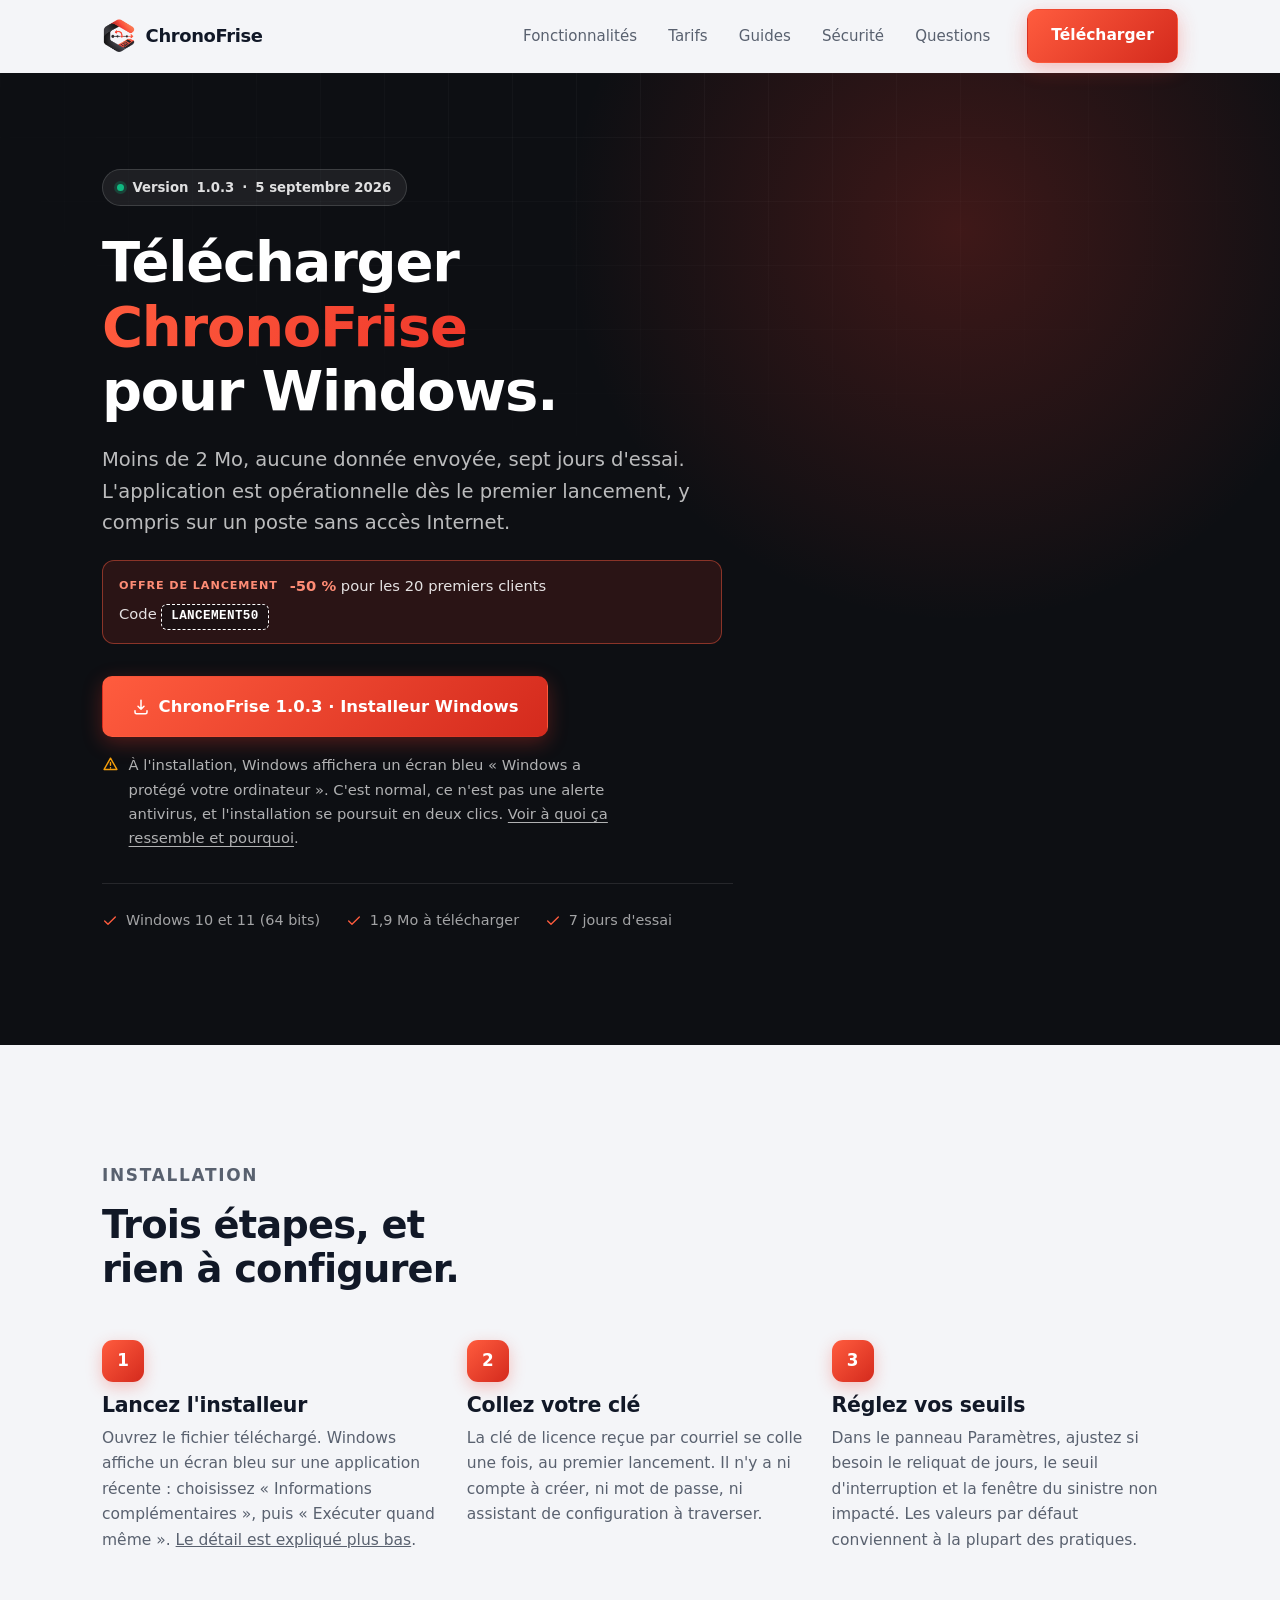
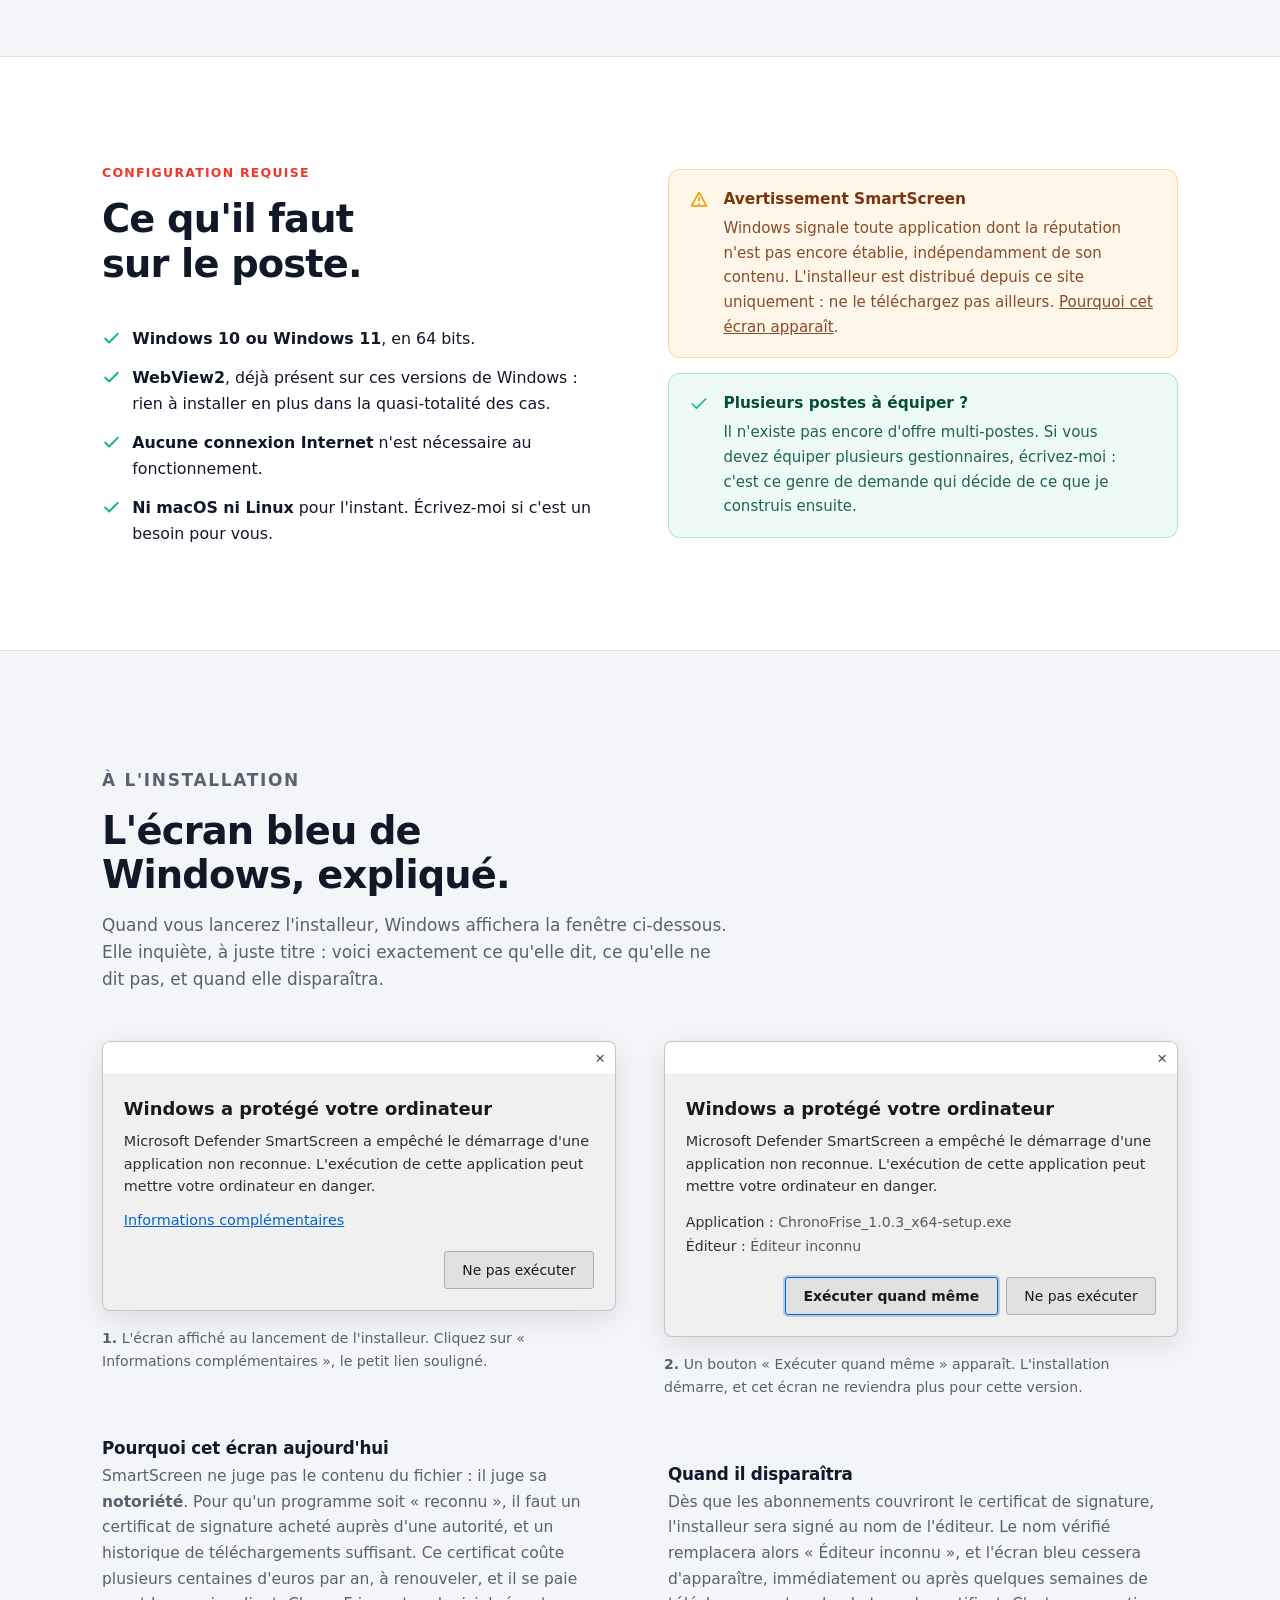
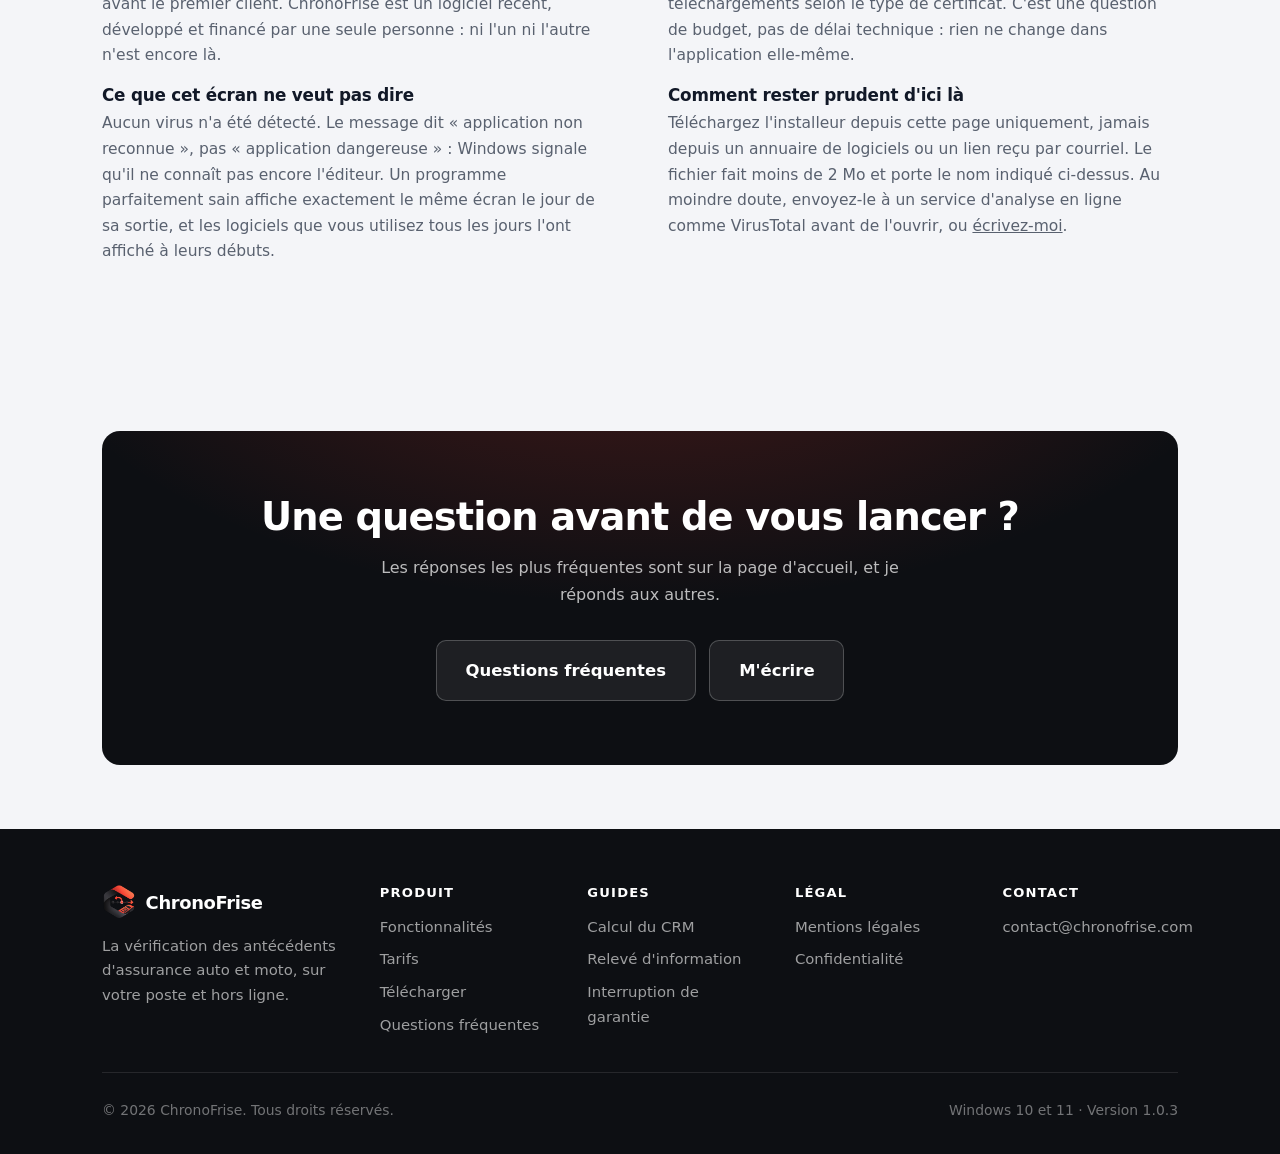
<file: telechargement/index.html>
<!DOCTYPE html>
<html lang="fr">
<head>
<meta charset="utf-8">
<meta name="viewport" content="width=device-width, initial-scale=1">

<title data-version-template="Télécharger pour Windows (version {version}) | ChronoFrise">Télécharger pour Windows (version 1.0.3) | ChronoFrise</title>
<meta name="description" content="Téléchargez ChronoFrise pour Windows 10 et 11 : moins de 2 Mo, installation en une minute, sept jours d'essai. Vérification hors ligne.">
<link rel="canonical" href="https://chronofrise.com/telechargement/">

<meta name="theme-color" content="#0d0f13">
<meta name="robots" content="index, follow, max-image-preview:large">

<meta property="og:type" content="website">
<meta property="og:locale" content="fr_FR">
<meta property="og:site_name" content="ChronoFrise">
<meta property="og:url" content="https://chronofrise.com/telechargement/">
<meta property="og:title" data-version-template="Télécharger ChronoFrise pour Windows (version {version})" content="Télécharger ChronoFrise pour Windows (version 1.0.3)">
<meta property="og:description" content="Moins de 2 Mo, installation en une minute, sept jours d'essai. Windows 10 et 11.">
<meta property="og:image" content="https://chronofrise.com/assets/img/Chronofrise.png">
<meta property="og:image:width" content="1964">
<meta property="og:image:height" content="965">
<meta property="og:image:alt" content="La fenêtre de ChronoFrise : saisie des antécédents à gauche, tableau des périodes au centre, frise chronologique à droite.">
<meta name="twitter:card" content="summary_large_image">
<meta name="twitter:title" content="Télécharger ChronoFrise pour Windows">
<meta name="twitter:description" content="Moins de 2 Mo, installation en une minute, sept jours d'essai. Windows 10 et 11.">
<meta name="twitter:image" content="https://chronofrise.com/assets/img/Chronofrise.png">
<meta name="twitter:image:alt" content="La fenêtre de ChronoFrise : saisie des antécédents à gauche, tableau des périodes au centre, frise chronologique à droite.">

<link rel="icon" href="../favicon.ico" sizes="any">
<link rel="apple-touch-icon" href="../assets/img/logo-chronofrise-256.png">
<link rel="stylesheet" href="../assets/css/style.css?v=20260909b">

<script type="application/ld+json">
{
  "@context": "https://schema.org",
  "@type": "BreadcrumbList",
  "itemListElement": [
    { "@type": "ListItem", "position": 1, "name": "Accueil", "item": "https://chronofrise.com/" },
    { "@type": "ListItem", "position": 2, "name": "Téléchargement", "item": "https://chronofrise.com/telechargement/" }
  ]
}
</script>
</head>

<body>
<a class="skip-link" href="#contenu">Aller au contenu</a>

<header class="site-header">
  <div class="wrap nav">
    <a class="brand" href="../index.html">
      <img src="../assets/img/logo-chronofrise-256.png" alt="" width="34" height="34">
      <span>ChronoFrise</span>
    </a>

    <nav aria-label="Navigation principale">
      <ul class="nav-links" id="nav-menu" hidden>
        <li><a href="../fonctionnalites.html">Fonctionnalités</a></li>
        <li><a href="../tarifs.html">Tarifs</a></li>
        <li><a href="../guides/index.html">Guides</a></li>
        <li><a href="../index.html#securite">Sécurité</a></li>
        <li><a href="../index.html#faq">Questions</a></li>
        <li class="nav-mobile-cta"><a href="index.html" aria-current="page">Télécharger</a></li>
      </ul>
    </nav>

    <div class="nav-cta">
      <a class="btn btn-primary" href="#telecharger">Télécharger</a>
      <button class="nav-toggle" type="button" aria-expanded="false" aria-controls="nav-menu" aria-label="Ouvrir le menu">
        <svg class="icon-open" viewBox="0 0 24 24" fill="none" stroke="currentColor" stroke-width="2" stroke-linecap="round" aria-hidden="true"><path d="M3 6h18M3 12h18M3 18h18"/></svg>
        <svg class="icon-close" viewBox="0 0 24 24" fill="none" stroke="currentColor" stroke-width="2" stroke-linecap="round" aria-hidden="true"><path d="M6 6l12 12M18 6L6 18"/></svg>
      </button>
    </div>
  </div>
</header>

<main id="contenu">

  <section class="hero" id="telecharger">
    <div class="wrap">
      <div style="max-width: 62ch;">
        <p class="hero-badge"><span class="dot"></span> Version <span data-app-version>1.0.3</span> · <time data-release-date datetime="2026-09-05">5 septembre 2026</time></p>

        <h1>Télécharger <span class="accent">ChronoFrise</span> pour Windows.</h1>

        <p class="lead">
          Moins de 2 Mo, aucune donnée envoyée, sept jours d'essai. L'application est
          opérationnelle dès le premier lancement, y compris sur un poste sans accès Internet.
        </p>

        <div class="launch-offer" aria-label="Offre de lancement">
          <span class="launch-offer-label">Offre de lancement</span>
          <span><strong>-50 %</strong> pour les 20 premiers clients</span>
          <span>Code <code class="promo-code">LANCEMENT50</code></span>
        </div>

        <div class="btn-row">
          <!-- `latest.json` actualise ce lien. Cette URL reste le repli sans JavaScript. -->
          <a class="btn btn-primary btn-lg" data-download-windows href="https://khronos-maj.pages.dev/1.0.3/ChronoFrise_1.0.3_x64-setup.exe">
            <svg viewBox="0 0 24 24" fill="none" stroke="currentColor" stroke-width="2" stroke-linecap="round" stroke-linejoin="round" aria-hidden="true"><path d="M12 3v12m0 0l-4-4m4 4l4-4M4 17v2a2 2 0 002 2h12a2 2 0 002-2v-2"/></svg>
            <span>ChronoFrise <span data-app-version>1.0.3</span> · Installeur Windows</span>
          </a>
        </div>

        <p class="notice-download">
          <svg width="17" height="17" viewBox="0 0 24 24" fill="none" stroke="currentColor" stroke-width="2" stroke-linecap="round" stroke-linejoin="round" aria-hidden="true"><path d="M12 3l9 16H3L12 3z"/><path d="M12 9v4M12 16.5v.5"/></svg>
          <span>
            À l'installation, Windows affichera un écran bleu « Windows a protégé votre
            ordinateur ». C'est normal, ce n'est pas une alerte antivirus, et l'installation
            se poursuit en deux clics.
            <a href="#smartscreen">Voir à quoi ça ressemble et pourquoi</a>.
          </span>
        </p>

        <ul class="hero-trust">
          <li>
            <svg viewBox="0 0 24 24" fill="none" stroke="currentColor" stroke-width="2" stroke-linecap="round" stroke-linejoin="round" aria-hidden="true"><path d="M20 6L9 17l-5-5"/></svg>
            Windows 10 et 11 (64 bits)
          </li>
          <li>
            <svg viewBox="0 0 24 24" fill="none" stroke="currentColor" stroke-width="2" stroke-linecap="round" stroke-linejoin="round" aria-hidden="true"><path d="M20 6L9 17l-5-5"/></svg>
            1,9 Mo à télécharger
          </li>
          <li>
            <svg viewBox="0 0 24 24" fill="none" stroke="currentColor" stroke-width="2" stroke-linecap="round" stroke-linejoin="round" aria-hidden="true"><path d="M20 6L9 17l-5-5"/></svg>
            7 jours d'essai
          </li>
        </ul>
      </div>
    </div>
  </section>

  <section>
    <div class="wrap">
      <div class="section-head">
        <p class="eyebrow">Installation</p>
        <h2>Trois étapes, et rien à configurer.</h2>
      </div>

      <div class="steps">
        <article class="step reveal">
          <h3>Lancez l'installeur</h3>
          <p>
            Ouvrez le fichier téléchargé. Windows affiche un écran bleu sur une application
            récente : choisissez « Informations complémentaires », puis « Exécuter quand
            même ». <a href="#smartscreen">Le détail est expliqué plus bas</a>.
          </p>
        </article>
        <article class="step reveal">
          <h3>Collez votre clé</h3>
          <p>
            La clé de licence reçue par courriel se colle une fois, au premier lancement.
            Il n'y a ni compte à créer, ni mot de passe, ni assistant de configuration à
            traverser.
          </p>
        </article>
        <article class="step reveal">
          <h3>Réglez vos seuils</h3>
          <p>
            Dans le panneau Paramètres, ajustez si besoin le reliquat de jours, le seuil
            d'interruption et la fenêtre du sinistre non impacté. Les valeurs par défaut
            conviennent à la plupart des pratiques.
          </p>
        </article>
      </div>
    </div>
  </section>

  <section class="band-soft">
    <div class="wrap">
      <div class="split">
        <div>
          <p class="eyebrow">Configuration requise</p>
          <h2>Ce qu'il faut sur le poste.</h2>
          <ul class="checklist mt-3">
            <li>
              <svg viewBox="0 0 24 24" fill="none" stroke="currentColor" stroke-width="2.4" stroke-linecap="round" stroke-linejoin="round" aria-hidden="true"><path d="M20 6L9 17l-5-5"/></svg>
              <span><strong>Windows 10 ou Windows 11</strong>, en 64 bits.</span>
            </li>
            <li>
              <svg viewBox="0 0 24 24" fill="none" stroke="currentColor" stroke-width="2.4" stroke-linecap="round" stroke-linejoin="round" aria-hidden="true"><path d="M20 6L9 17l-5-5"/></svg>
              <span><strong>WebView2</strong>, déjà présent sur ces versions de Windows : rien à installer en plus dans la quasi-totalité des cas.</span>
            </li>
            <li>
              <svg viewBox="0 0 24 24" fill="none" stroke="currentColor" stroke-width="2.4" stroke-linecap="round" stroke-linejoin="round" aria-hidden="true"><path d="M20 6L9 17l-5-5"/></svg>
              <span><strong>Aucune connexion Internet</strong> n'est nécessaire au fonctionnement.</span>
            </li>
            <li>
              <svg viewBox="0 0 24 24" fill="none" stroke="currentColor" stroke-width="2.4" stroke-linecap="round" stroke-linejoin="round" aria-hidden="true"><path d="M20 6L9 17l-5-5"/></svg>
              <span><strong>Ni macOS ni Linux</strong> pour l'instant. Écrivez-moi si c'est un besoin pour vous.</span>
            </li>
          </ul>
        </div>

        <div>
          <div class="callout is-amber">
            <svg viewBox="0 0 24 24" fill="none" stroke="currentColor" stroke-width="2" stroke-linecap="round" stroke-linejoin="round" aria-hidden="true"><path d="M12 3l9 16H3L12 3z"/><path d="M12 9v4M12 16.5v.5"/></svg>
            <div>
              <strong>Avertissement SmartScreen</strong>
              <p>
                Windows signale toute application dont la réputation n'est pas encore établie,
                indépendamment de son contenu. L'installeur est distribué depuis ce site
                uniquement : ne le téléchargez pas ailleurs.
                <a href="#smartscreen">Pourquoi cet écran apparaît</a>.
              </p>
            </div>
          </div>

          <div class="callout is-green" style="margin-top: 0.9rem;">
            <svg viewBox="0 0 24 24" fill="none" stroke="currentColor" stroke-width="2" stroke-linecap="round" stroke-linejoin="round" aria-hidden="true"><path d="M20 6L9 17l-5-5"/></svg>
            <div>
              <strong>Plusieurs postes à équiper ?</strong>
              <p>
                Il n'existe pas encore d'offre multi-postes. Si vous devez équiper plusieurs
                gestionnaires, écrivez-moi : c'est ce genre de demande qui décide de ce que
                je construis ensuite.
              </p>
            </div>
          </div>
        </div>
      </div>
    </div>
  </section>

  <section id="smartscreen">
    <div class="wrap">
      <div class="section-head">
        <p class="eyebrow">À l'installation</p>
        <h2>L'écran bleu de Windows, expliqué.</h2>
        <p class="lead">
          Quand vous lancerez l'installeur, Windows affichera la fenêtre ci-dessous.
          Elle inquiète, à juste titre : voici exactement ce qu'elle dit, ce qu'elle ne
          dit pas, et quand elle disparaîtra.
        </p>
      </div>

      <div class="smartscreen-grid">
        <figure class="ss-shot">
          <div class="ss-window" role="img" aria-label="Fenêtre Windows intitulée « Windows a protégé votre ordinateur ». Texte : Microsoft Defender SmartScreen a empêché le démarrage d'une application non reconnue. L'exécution de cette application peut mettre votre ordinateur en danger. Un lien « Informations complémentaires » et un bouton « Ne pas exécuter ».">
            <div class="ss-titlebar" aria-hidden="true">✕</div>
            <div class="ss-body" aria-hidden="true">
              <p class="ss-title">Windows a protégé votre ordinateur</p>
              <p class="ss-text">
                Microsoft Defender SmartScreen a empêché le démarrage d'une application non
                reconnue. L'exécution de cette application peut mettre votre ordinateur en danger.
              </p>
              <span class="ss-link is-target">Informations complémentaires</span>
              <div class="ss-buttons">
                <span class="ss-btn">Ne pas exécuter</span>
              </div>
            </div>
          </div>
          <figcaption>
            <strong>1.</strong> L'écran affiché au lancement de l'installeur. Cliquez sur
            « Informations complémentaires », le petit lien souligné.
          </figcaption>
        </figure>

        <figure class="ss-shot">
          <div class="ss-window" role="img" aria-label="La même fenêtre après avoir cliqué sur « Informations complémentaires ». Elle indique Application : ChronoFrise_setup.exe, Éditeur : Éditeur inconnu, et ajoute un bouton « Exécuter quand même » à côté de « Ne pas exécuter ».">
            <div class="ss-titlebar" aria-hidden="true">✕</div>
            <div class="ss-body" aria-hidden="true">
              <p class="ss-title">Windows a protégé votre ordinateur</p>
              <p class="ss-text">
                Microsoft Defender SmartScreen a empêché le démarrage d'une application non
                reconnue. L'exécution de cette application peut mettre votre ordinateur en danger.
              </p>
              <p class="ss-details">
                Application&nbsp;: <span>ChronoFrise_<span data-app-version>1.0.3</span>_x64-setup.exe</span><br>
                Éditeur&nbsp;: <span>Éditeur inconnu</span>
              </p>
              <div class="ss-buttons">
                <span class="ss-btn is-target">Exécuter quand même</span>
                <span class="ss-btn">Ne pas exécuter</span>
              </div>
            </div>
          </div>
          <figcaption>
            <strong>2.</strong> Un bouton « Exécuter quand même » apparaît. L'installation
            démarre, et cet écran ne reviendra plus pour cette version.
          </figcaption>
        </figure>
      </div>

      <div class="split mt-3">
        <div class="ss-why">
          <div>
            <h3>Pourquoi cet écran aujourd'hui</h3>
            <p>
              SmartScreen ne juge pas le contenu du fichier : il juge sa <strong>notoriété</strong>.
              Pour qu'un programme soit « reconnu », il faut un certificat de signature acheté
              auprès d'une autorité, et un historique de téléchargements suffisant. Ce
              certificat coûte plusieurs centaines d'euros par an, à renouveler, et il se paie
              avant le premier client. ChronoFrise est un logiciel récent, développé et financé
              par une seule personne : ni l'un ni l'autre n'est encore là.
            </p>
          </div>
          <div>
            <h3>Ce que cet écran ne veut pas dire</h3>
            <p>
              Aucun virus n'a été détecté. Le message dit « application non reconnue », pas
              « application dangereuse » : Windows signale qu'il ne connaît pas encore
              l'éditeur. Un programme parfaitement sain affiche exactement le même écran le
              jour de sa sortie, et les logiciels que vous utilisez tous les jours l'ont
              affiché à leurs débuts.
            </p>
          </div>
        </div>

        <div class="ss-why">
          <div>
            <h3>Quand il disparaîtra</h3>
            <p>
              Dès que les abonnements couvriront le certificat de signature, l'installeur
              sera signé au nom de l'éditeur. Le nom vérifié remplacera alors « Éditeur
              inconnu », et l'écran bleu cessera d'apparaître, immédiatement ou après
              quelques semaines de téléchargements selon le type de certificat. C'est une
              question de budget, pas de délai technique : rien ne change dans l'application
              elle-même.
            </p>
          </div>
          <div>
            <h3>Comment rester prudent d'ici là</h3>
            <p>
              Téléchargez l'installeur depuis cette page uniquement, jamais depuis un
              annuaire de logiciels ou un lien reçu par courriel. Le fichier fait moins de
              2 Mo et porte le nom indiqué ci-dessus. Au moindre doute, envoyez-le à un
              service d'analyse en ligne comme VirusTotal avant de l'ouvrir, ou
              <a href="mailto:contact@chronofrise.com?subject=Question%20sur%20l%27installation%20de%20ChronoFrise">écrivez-moi</a>.
            </p>
          </div>
        </div>
      </div>
    </div>
  </section>

  <section class="section-tight">
    <div class="wrap">
      <div class="cta-final">
        <h2>Une question avant de vous lancer ?</h2>
        <p>Les réponses les plus fréquentes sont sur la page d'accueil, et je réponds aux autres.</p>
        <div class="btn-row">
          <a class="btn btn-lg btn-on-dark" href="../index.html#faq">Questions fréquentes</a>
          <a class="btn btn-lg btn-on-dark" href="mailto:contact@chronofrise.com?subject=Question%20sur%20ChronoFrise">M'écrire</a>
        </div>
      </div>
    </div>
  </section>

</main>

<footer class="site-footer">
  <div class="wrap">
    <div class="footer-grid">
      <div>
        <a class="brand" href="../index.html">
          <img src="../assets/img/logo-chronofrise-256.png" alt="" width="34" height="34">
          <span>ChronoFrise</span>
        </a>
        <p>
          La vérification des antécédents d'assurance auto et moto,
          sur votre poste et hors ligne.
        </p>
      </div>
      <div>
        <h4>Produit</h4>
        <ul>
          <li><a href="../fonctionnalites.html">Fonctionnalités</a></li>
          <li><a href="../tarifs.html">Tarifs</a></li>
          <li><a href="index.html">Télécharger</a></li>
          <li><a href="../index.html#faq">Questions fréquentes</a></li>
        </ul>
      </div>
      <div>
        <h4>Guides</h4>
        <ul>
          <li><a href="../guides/calcul-crm-bonus-malus.html">Calcul du CRM</a></li>
          <li><a href="../guides/releve-information-assurance.html">Relevé d'information</a></li>
          <li><a href="../guides/interruption-assurance-perte-bonus.html">Interruption de garantie</a></li>
        </ul>
      </div>

      <div>
        <h4>Légal</h4>
        <ul>
          <li><a href="../mentions-legales.html">Mentions légales</a></li>
          <li><a href="../confidentialite.html">Confidentialité</a></li>
        </ul>
      </div>
      <div>
        <h4>Contact</h4>
        <ul>
          <li><a href="mailto:contact@chronofrise.com">contact@chronofrise.com</a></li>
        </ul>
      </div>
    </div>
    <div class="footer-bottom">
      <span>© 2026 ChronoFrise. Tous droits réservés.</span>
      <span>Windows 10 et 11 · Version <span data-app-version>1.0.3</span></span>
    </div>
  </div>
</footer>

<script src="../assets/js/main.js" defer></script>
</body>
</html>
</file>
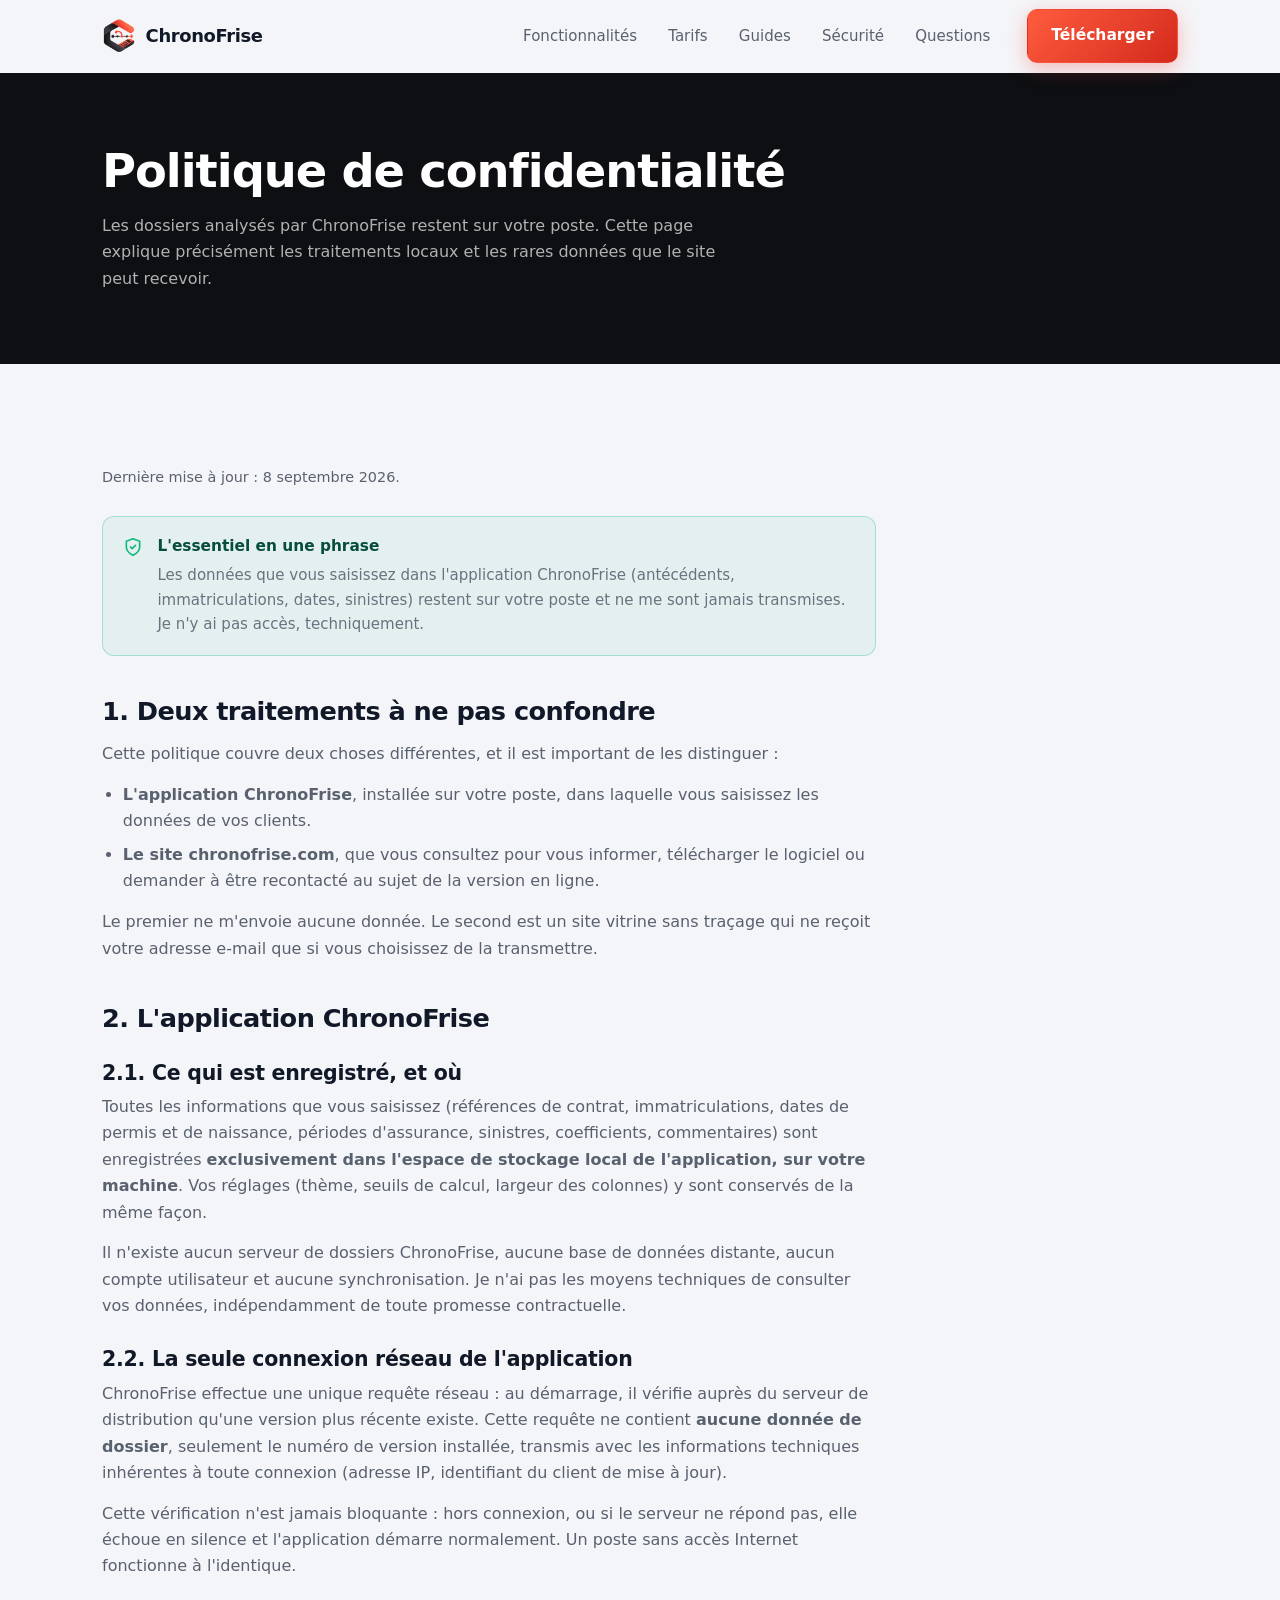
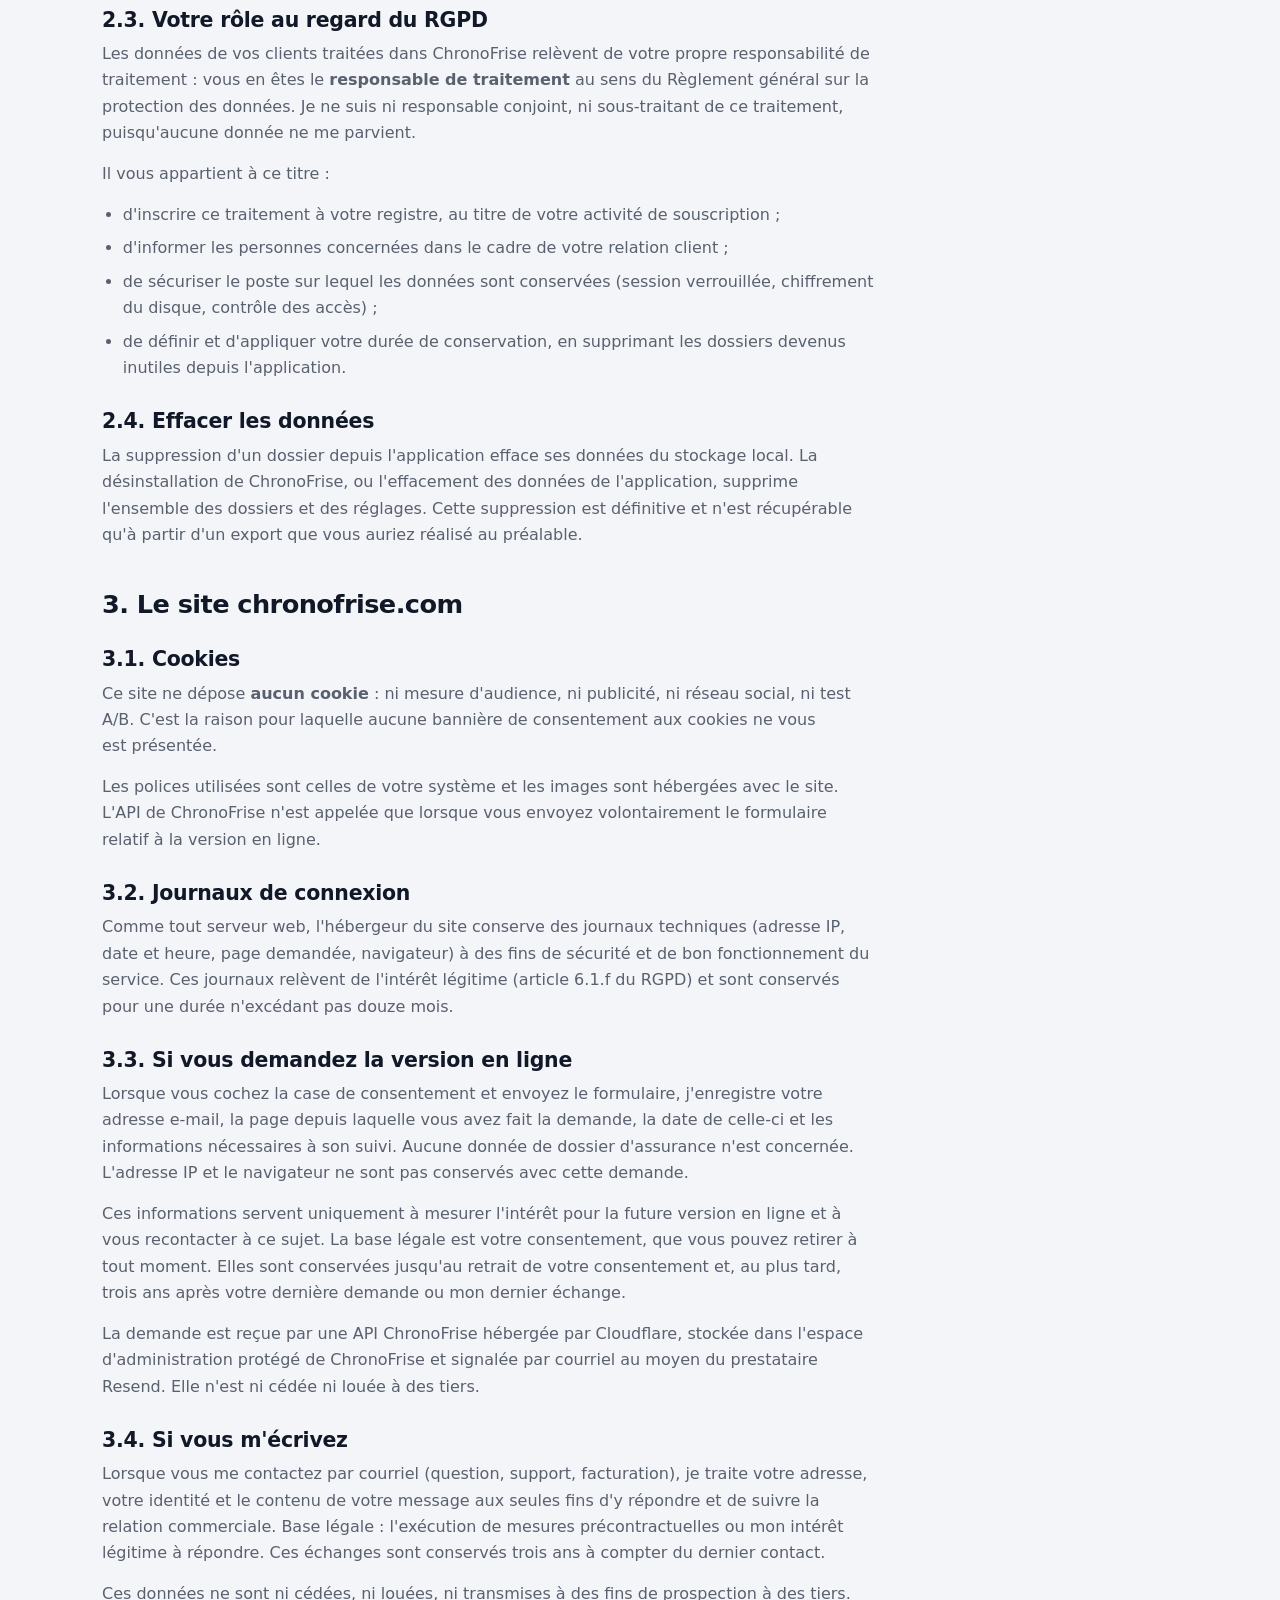
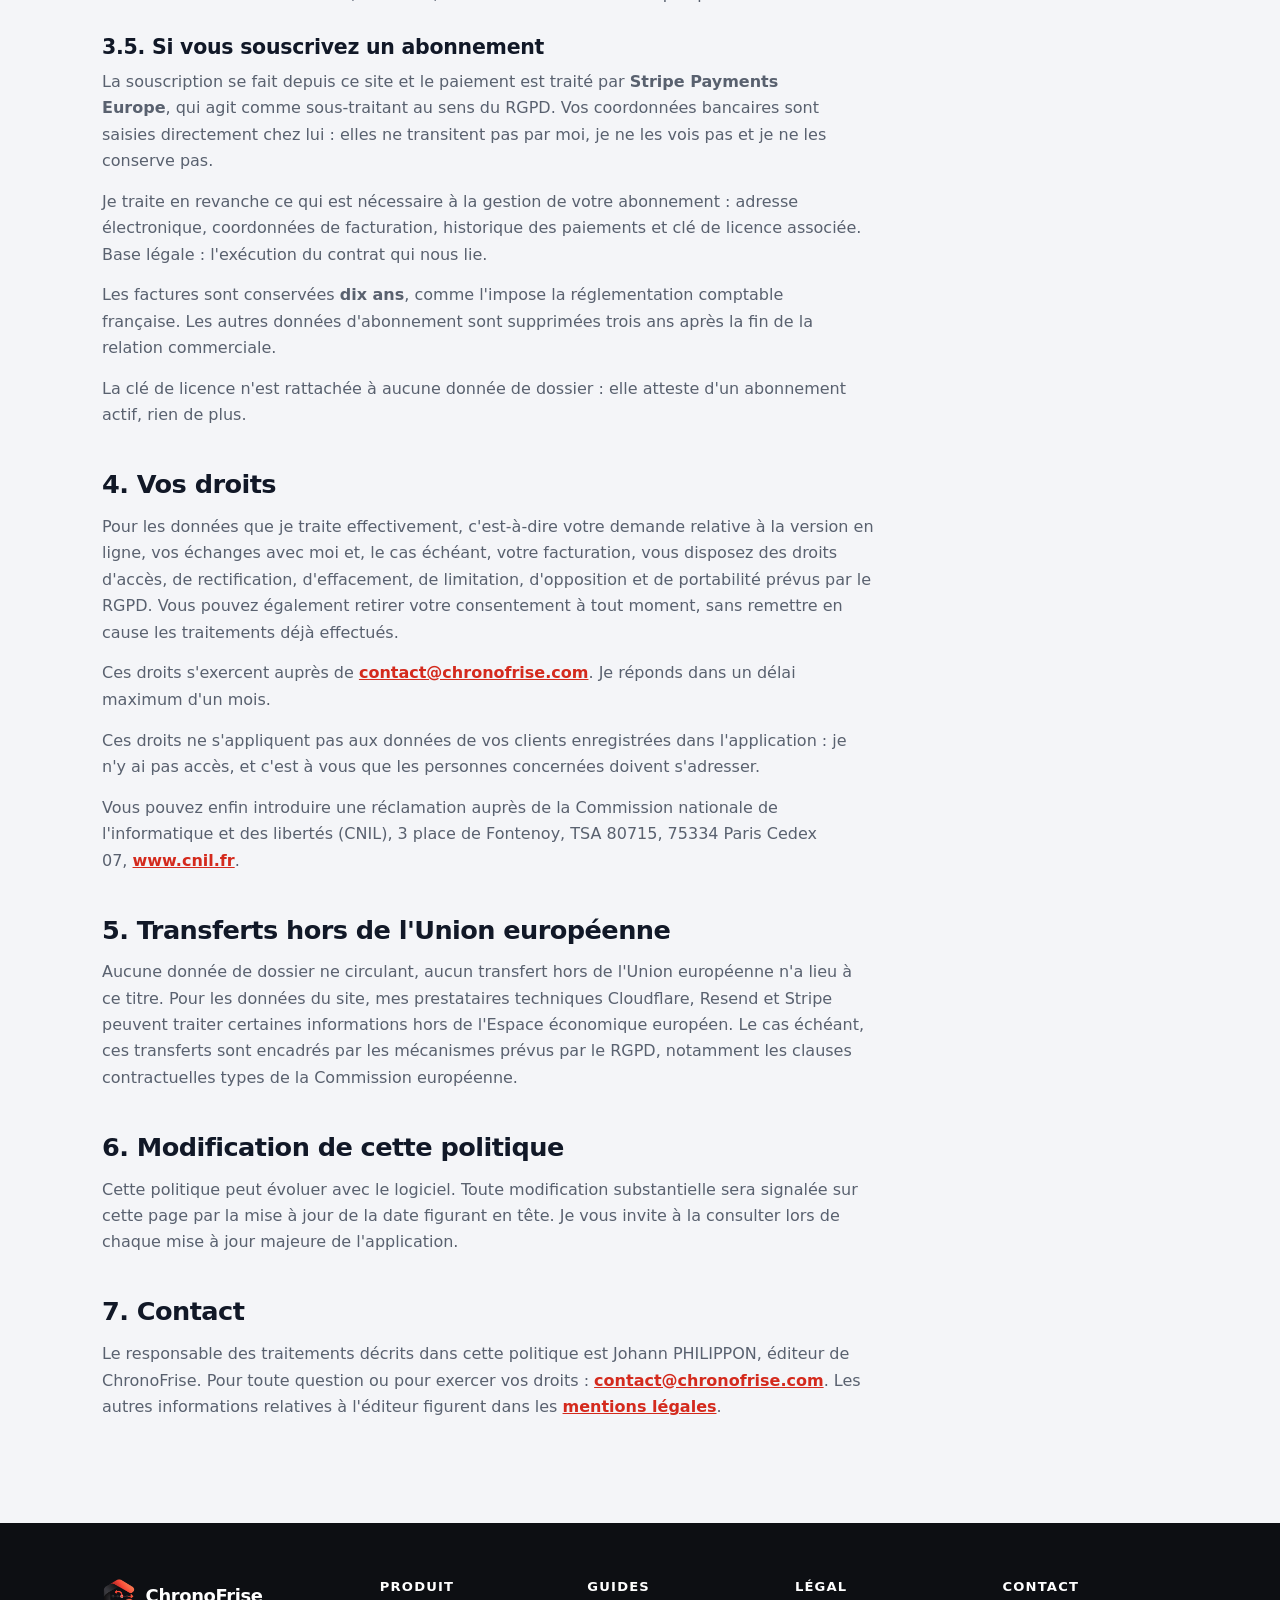
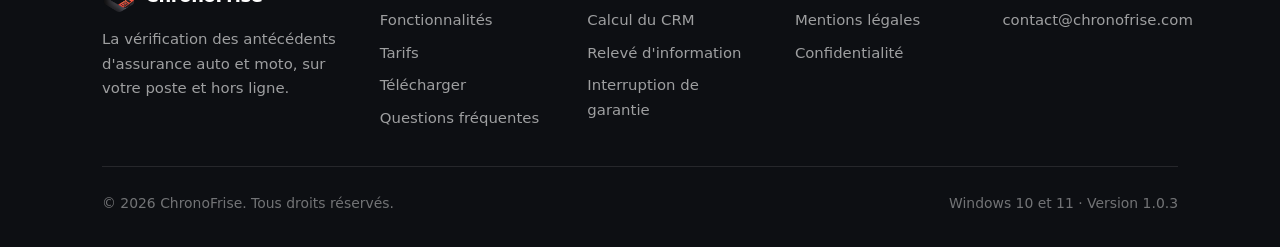
<file: confidentialite.html>
<!DOCTYPE html>
<html lang="fr">
<head>
<meta charset="utf-8">
<meta name="viewport" content="width=device-width, initial-scale=1">

<title>Politique de confidentialité et données locales | ChronoFrise</title>
<meta name="description" content="Les dossiers traités dans ChronoFrise restent sur votre poste. Découvrez quelles données le site collecte si vous demandez la future version en ligne.">
<link rel="canonical" href="https://chronofrise.com/confidentialite">

<meta name="theme-color" content="#0d0f13">
<meta name="robots" content="index, follow, max-image-preview:large">

<meta property="og:type" content="website">
<meta property="og:locale" content="fr_FR">
<meta property="og:site_name" content="ChronoFrise">
<meta property="og:url" content="https://chronofrise.com/confidentialite">
<meta property="og:title" content="Politique de confidentialité et données locales | ChronoFrise">
<meta property="og:description" content="Les dossiers traités dans ChronoFrise restent sur votre poste. Le site ne collecte une adresse e-mail qu'à votre demande explicite.">

<meta property="og:image" content="https://chronofrise.com/assets/img/Chronofrise.png">
<meta property="og:image:width" content="1964">
<meta property="og:image:height" content="965">
<meta property="og:image:alt" content="La fenêtre de ChronoFrise : saisie des antécédents à gauche, tableau des périodes au centre, frise chronologique à droite.">
<meta name="twitter:card" content="summary_large_image">
<meta name="twitter:image" content="https://chronofrise.com/assets/img/Chronofrise.png">

<link rel="icon" href="favicon.ico" sizes="any">
<link rel="apple-touch-icon" href="assets/img/logo-chronofrise-256.png">
<link rel="stylesheet" href="assets/css/style.css?v=20260909b">

<script type="application/ld+json">
{
  "@context": "https://schema.org",
  "@graph": [
    {
      "@type": "BreadcrumbList",
      "itemListElement": [
        { "@type": "ListItem", "position": 1, "name": "Accueil", "item": "https://chronofrise.com/" },
        { "@type": "ListItem", "position": 2, "name": "Confidentialité", "item": "https://chronofrise.com/confidentialite" }
      ]
    },
    {
      "@type": "WebPage",
      "@id": "https://chronofrise.com/confidentialite#page",
      "url": "https://chronofrise.com/confidentialite",
      "name": "Politique de confidentialité et données locales",
      "description": "Les dossiers traités dans ChronoFrise restent sur votre poste. Le site ne collecte une adresse e-mail qu'à votre demande explicite.",
      "inLanguage": "fr-FR",
      "isPartOf": { "@id": "https://chronofrise.com/#site" },
      "publisher": { "@id": "https://chronofrise.com/#organisation" }
    }
  ]
}
</script>
</head>

<body>
<a class="skip-link" href="#contenu">Aller au contenu</a>

<header class="site-header">
  <div class="wrap nav">
    <a class="brand" href="index.html">
      <img src="assets/img/logo-chronofrise-256.png" alt="" width="34" height="34">
      <span>ChronoFrise</span>
    </a>

    <nav aria-label="Navigation principale">
      <ul class="nav-links" id="nav-menu" hidden>
        <li><a href="fonctionnalites.html">Fonctionnalités</a></li>
        <li><a href="tarifs.html">Tarifs</a></li>
        <li><a href="guides/index.html">Guides</a></li>
        <li><a href="index.html#securite">Sécurité</a></li>
        <li><a href="index.html#faq">Questions</a></li>
        <li class="nav-mobile-cta"><a href="telechargement/index.html">Télécharger</a></li>
      </ul>
    </nav>

    <div class="nav-cta">
      <a class="btn btn-primary" href="telechargement/index.html">Télécharger</a>
      <button class="nav-toggle" type="button" aria-expanded="false" aria-controls="nav-menu" aria-label="Ouvrir le menu">
        <svg class="icon-open" viewBox="0 0 24 24" fill="none" stroke="currentColor" stroke-width="2" stroke-linecap="round" aria-hidden="true"><path d="M3 6h18M3 12h18M3 18h18"/></svg>
        <svg class="icon-close" viewBox="0 0 24 24" fill="none" stroke="currentColor" stroke-width="2" stroke-linecap="round" aria-hidden="true"><path d="M6 6l12 12M18 6L6 18"/></svg>
      </button>
    </div>
  </div>
</header>

<main id="contenu">

  <div class="page-head">
    <div class="wrap">
      <h1>Politique de confidentialité</h1>
      <p>
        Les dossiers analysés par ChronoFrise restent sur votre poste. Cette page explique
        précisément les traitements locaux et les rares données que le site peut recevoir.
      </p>
    </div>
  </div>

  <section>
    <div class="wrap">
      <div class="prose">

        <p class="updated">Dernière mise à jour : 8 septembre 2026.</p>

        <div class="callout is-green" style="margin: 1.6rem 0;">
          <svg viewBox="0 0 24 24" fill="none" stroke="currentColor" stroke-width="2" stroke-linecap="round" stroke-linejoin="round" aria-hidden="true"><path d="M12 22s8-4 8-10V5l-8-3-8 3v7c0 6 8 10 8 10z"/><path d="M9 12l2 2 4-4"/></svg>
          <div>
            <strong>L'essentiel en une phrase</strong>
            <p>
              Les données que vous saisissez dans l'application ChronoFrise (antécédents,
              immatriculations, dates, sinistres) restent sur votre poste et ne me sont
              jamais transmises. Je n'y ai pas accès, techniquement.
            </p>
          </div>
        </div>

        <h2>1. Deux traitements à ne pas confondre</h2>
        <p>
          Cette politique couvre deux choses différentes, et il est important de les
          distinguer :
        </p>
        <ul>
          <li>
            <strong>L'application ChronoFrise</strong>, installée sur votre poste, dans laquelle
            vous saisissez les données de vos clients.
          </li>
          <li>
            <strong>Le site chronofrise.com</strong>, que vous consultez pour vous informer,
            télécharger le logiciel ou demander à être recontacté au sujet de la version en ligne.
          </li>
        </ul>
        <p>
          Le premier ne m'envoie aucune donnée. Le second est un site vitrine sans
          traçage qui ne reçoit votre adresse e-mail que si vous choisissez de la transmettre.
        </p>

        <h2>2. L'application ChronoFrise</h2>

        <h3>2.1. Ce qui est enregistré, et où</h3>
        <p>
          Toutes les informations que vous saisissez (références de contrat,
          immatriculations, dates de permis et de naissance, périodes d'assurance, sinistres,
          coefficients, commentaires) sont enregistrées <strong>exclusivement dans l'espace
          de stockage local de l'application, sur votre machine</strong>. Vos réglages
          (thème, seuils de calcul, largeur des colonnes) y sont conservés de la même façon.
        </p>
        <p>
          Il n'existe aucun serveur de dossiers ChronoFrise, aucune base de données distante,
          aucun compte utilisateur et aucune synchronisation. Je n'ai pas les moyens
          techniques de consulter vos données, indépendamment de toute promesse
          contractuelle.
        </p>

        <h3>2.2. La seule connexion réseau de l'application</h3>
        <p>
          ChronoFrise effectue une unique requête réseau : au démarrage, il vérifie auprès du
          serveur de distribution qu'une version plus récente existe. Cette requête ne
          contient <strong>aucune donnée de dossier</strong>, seulement le numéro de version
          installée, transmis avec les informations techniques inhérentes à toute connexion
          (adresse IP, identifiant du client de mise à jour).
        </p>
        <p>
          Cette vérification n'est jamais bloquante : hors connexion, ou si le serveur ne
          répond pas, elle échoue en silence et l'application démarre normalement. Un poste
          sans accès Internet fonctionne à l'identique.
        </p>

        <h3>2.3. Votre rôle au regard du RGPD</h3>
        <p>
          Les données de vos clients traitées dans ChronoFrise relèvent de votre propre
          responsabilité de traitement : vous en êtes le <strong>responsable de
          traitement</strong> au sens du Règlement général sur la protection des données.
          Je ne suis ni responsable conjoint, ni sous-traitant de ce traitement,
          puisqu'aucune donnée ne me parvient.
        </p>
        <p>Il vous appartient à ce titre :</p>
        <ul>
          <li>d'inscrire ce traitement à votre registre, au titre de votre activité de souscription ;</li>
          <li>d'informer les personnes concernées dans le cadre de votre relation client ;</li>
          <li>de sécuriser le poste sur lequel les données sont conservées (session verrouillée, chiffrement du disque, contrôle des accès) ;</li>
          <li>de définir et d'appliquer votre durée de conservation, en supprimant les dossiers devenus inutiles depuis l'application.</li>
        </ul>

        <h3>2.4. Effacer les données</h3>
        <p>
          La suppression d'un dossier depuis l'application efface ses données du stockage
          local. La désinstallation de ChronoFrise, ou l'effacement des données de l'application,
          supprime l'ensemble des dossiers et des réglages. Cette suppression est définitive
          et n'est récupérable qu'à partir d'un export que vous auriez réalisé au préalable.
        </p>

        <h2>3. Le site chronofrise.com</h2>

        <h3>3.1. Cookies</h3>
        <p>
          Ce site ne dépose <strong>aucun cookie</strong> : ni mesure d'audience, ni
          publicité, ni réseau social, ni test A/B. C'est la raison pour laquelle aucune
          bannière de consentement aux cookies ne vous est présentée.
        </p>
        <p>
          Les polices utilisées sont celles de votre système et les images sont hébergées avec
          le site. L'API de ChronoFrise n'est appelée que lorsque vous envoyez volontairement
          le formulaire relatif à la version en ligne.
        </p>

        <h3>3.2. Journaux de connexion</h3>
        <p>
          Comme tout serveur web, l'hébergeur du site conserve des journaux techniques
          (adresse IP, date et heure, page demandée, navigateur) à des fins de sécurité et de
          bon fonctionnement du service. Ces journaux relèvent de l'intérêt légitime
          (article 6.1.f du RGPD) et sont conservés pour une durée n'excédant pas douze mois.
        </p>

        <h3>3.3. Si vous demandez la version en ligne</h3>
        <p>
          Lorsque vous cochez la case de consentement et envoyez le formulaire, j'enregistre
          votre adresse e-mail, la page depuis laquelle vous avez fait la demande,
          la date de celle-ci et les informations nécessaires à son suivi. Aucune donnée de
          dossier d'assurance n'est concernée. L'adresse IP et le navigateur ne sont pas
          conservés avec cette demande.
        </p>
        <p>
          Ces informations servent uniquement à mesurer l'intérêt pour la future version en
          ligne et à vous recontacter à ce sujet. La base légale est votre consentement, que
          vous pouvez retirer à tout moment. Elles sont conservées jusqu'au retrait de votre
          consentement et, au plus tard, trois ans après votre dernière demande ou mon dernier
          échange.
        </p>
        <p>
          La demande est reçue par une API ChronoFrise hébergée par Cloudflare, stockée dans
          l'espace d'administration protégé de ChronoFrise et signalée par courriel au moyen du
          prestataire Resend. Elle n'est ni cédée ni louée à des tiers.
        </p>

        <h3>3.4. Si vous m'écrivez</h3>
        <p>
          Lorsque vous me contactez par courriel (question, support, facturation),
          je traite votre adresse, votre identité et le contenu de votre message aux
          seules fins d'y répondre et de suivre la relation commerciale. Base légale :
          l'exécution de mesures précontractuelles ou mon intérêt légitime à répondre.
          Ces échanges sont conservés trois ans à compter du dernier contact.
        </p>
        <p>
          Ces données ne sont ni cédées, ni louées, ni transmises à des fins de prospection à
          des tiers.
        </p>

        <h3>3.5. Si vous souscrivez un abonnement</h3>
        <p>
          La souscription se fait depuis ce site et le paiement est traité par
          <strong>Stripe Payments Europe</strong>, qui agit comme sous-traitant au sens du
          RGPD. Vos coordonnées bancaires sont saisies directement chez lui : elles ne
          transitent pas par moi, je ne les vois pas et je ne les conserve pas.
        </p>
        <p>
          Je traite en revanche ce qui est nécessaire à la gestion de votre abonnement :
          adresse électronique, coordonnées de facturation, historique des paiements et clé
          de licence associée. Base légale : l'exécution du contrat qui nous lie.
        </p>
        <p>
          Les factures sont conservées <strong>dix ans</strong>, comme l'impose la
          réglementation comptable française. Les autres données d'abonnement sont
          supprimées trois ans après la fin de la relation commerciale.
        </p>
        <p>
          La clé de licence n'est rattachée à aucune donnée de dossier : elle atteste d'un
          abonnement actif, rien de plus.
        </p>

        <h2>4. Vos droits</h2>
        <p>
          Pour les données que je traite effectivement, c'est-à-dire votre demande relative
          à la version en ligne, vos échanges avec moi et, le cas échéant, votre facturation,
          vous disposez des droits d'accès, de rectification, d'effacement, de limitation,
          d'opposition et de portabilité prévus par le RGPD. Vous pouvez également retirer votre
          consentement à tout moment, sans remettre en cause les traitements déjà effectués.
        </p>
        <p>
          Ces droits s'exercent auprès de
          <a href="mailto:contact@chronofrise.com">contact@chronofrise.com</a>. Je réponds
          dans un délai maximum d'un mois.
        </p>
        <p>
          Ces droits ne s'appliquent pas aux données de vos clients enregistrées dans
          l'application : je n'y ai pas accès, et c'est à vous que les personnes
          concernées doivent s'adresser.
        </p>
        <p>
          Vous pouvez enfin introduire une réclamation auprès de la Commission nationale de
          l'informatique et des libertés (CNIL), 3 place de Fontenoy, TSA 80715, 75334 Paris
          Cedex 07, <a href="https://www.cnil.fr" rel="noopener">www.cnil.fr</a>.
        </p>

        <h2>5. Transferts hors de l'Union européenne</h2>
        <p>
          Aucune donnée de dossier ne circulant, aucun transfert hors de l'Union européenne
          n'a lieu à ce titre. Pour les données du site, mes prestataires techniques Cloudflare,
          Resend et Stripe peuvent traiter certaines informations hors de l'Espace économique
          européen. Le cas échéant, ces transferts sont encadrés par les mécanismes prévus par
          le RGPD, notamment les clauses contractuelles types de la Commission européenne.
        </p>

        <h2>6. Modification de cette politique</h2>
        <p>
          Cette politique peut évoluer avec le logiciel. Toute modification substantielle sera
          signalée sur cette page par la mise à jour de la date figurant en tête. Je vous
          invite à la consulter lors de chaque mise à jour majeure de l'application.
        </p>

        <h2>7. Contact</h2>
        <p>
          Le responsable des traitements décrits dans cette politique est Johann PHILIPPON,
          éditeur de ChronoFrise. Pour toute question ou pour exercer vos droits :
          <a href="mailto:contact@chronofrise.com">contact@chronofrise.com</a>.
          Les autres informations relatives à l'éditeur figurent dans les
          <a href="mentions-legales.html">mentions légales</a>.
        </p>

      </div>
    </div>
  </section>

</main>

<footer class="site-footer">
  <div class="wrap">
    <div class="footer-grid">
      <div>
        <a class="brand" href="index.html">
          <img src="assets/img/logo-chronofrise-256.png" alt="" width="34" height="34">
          <span>ChronoFrise</span>
        </a>
        <p>
          La vérification des antécédents d'assurance auto et moto,
          sur votre poste et hors ligne.
        </p>
      </div>
      <div>
        <h4>Produit</h4>
        <ul>
          <li><a href="fonctionnalites.html">Fonctionnalités</a></li>
          <li><a href="tarifs.html">Tarifs</a></li>
          <li><a href="telechargement/index.html">Télécharger</a></li>
          <li><a href="index.html#faq">Questions fréquentes</a></li>
        </ul>
      </div>
      <div>
        <h4>Guides</h4>
        <ul>
          <li><a href="guides/calcul-crm-bonus-malus.html">Calcul du CRM</a></li>
          <li><a href="guides/releve-information-assurance.html">Relevé d'information</a></li>
          <li><a href="guides/interruption-assurance-perte-bonus.html">Interruption de garantie</a></li>
        </ul>
      </div>

      <div>
        <h4>Légal</h4>
        <ul>
          <li><a href="mentions-legales.html">Mentions légales</a></li>
          <li><a href="confidentialite.html">Confidentialité</a></li>
        </ul>
      </div>
      <div>
        <h4>Contact</h4>
        <ul>
          <li><a href="mailto:contact@chronofrise.com">contact@chronofrise.com</a></li>
        </ul>
      </div>
    </div>
    <div class="footer-bottom">
      <span>© 2026 ChronoFrise. Tous droits réservés.</span>
      <span>Windows 10 et 11 · Version <span data-app-version>1.0.3</span></span>
    </div>
  </div>
</footer>

<script src="assets/js/main.js" defer></script>
</body>
</html>
</file>
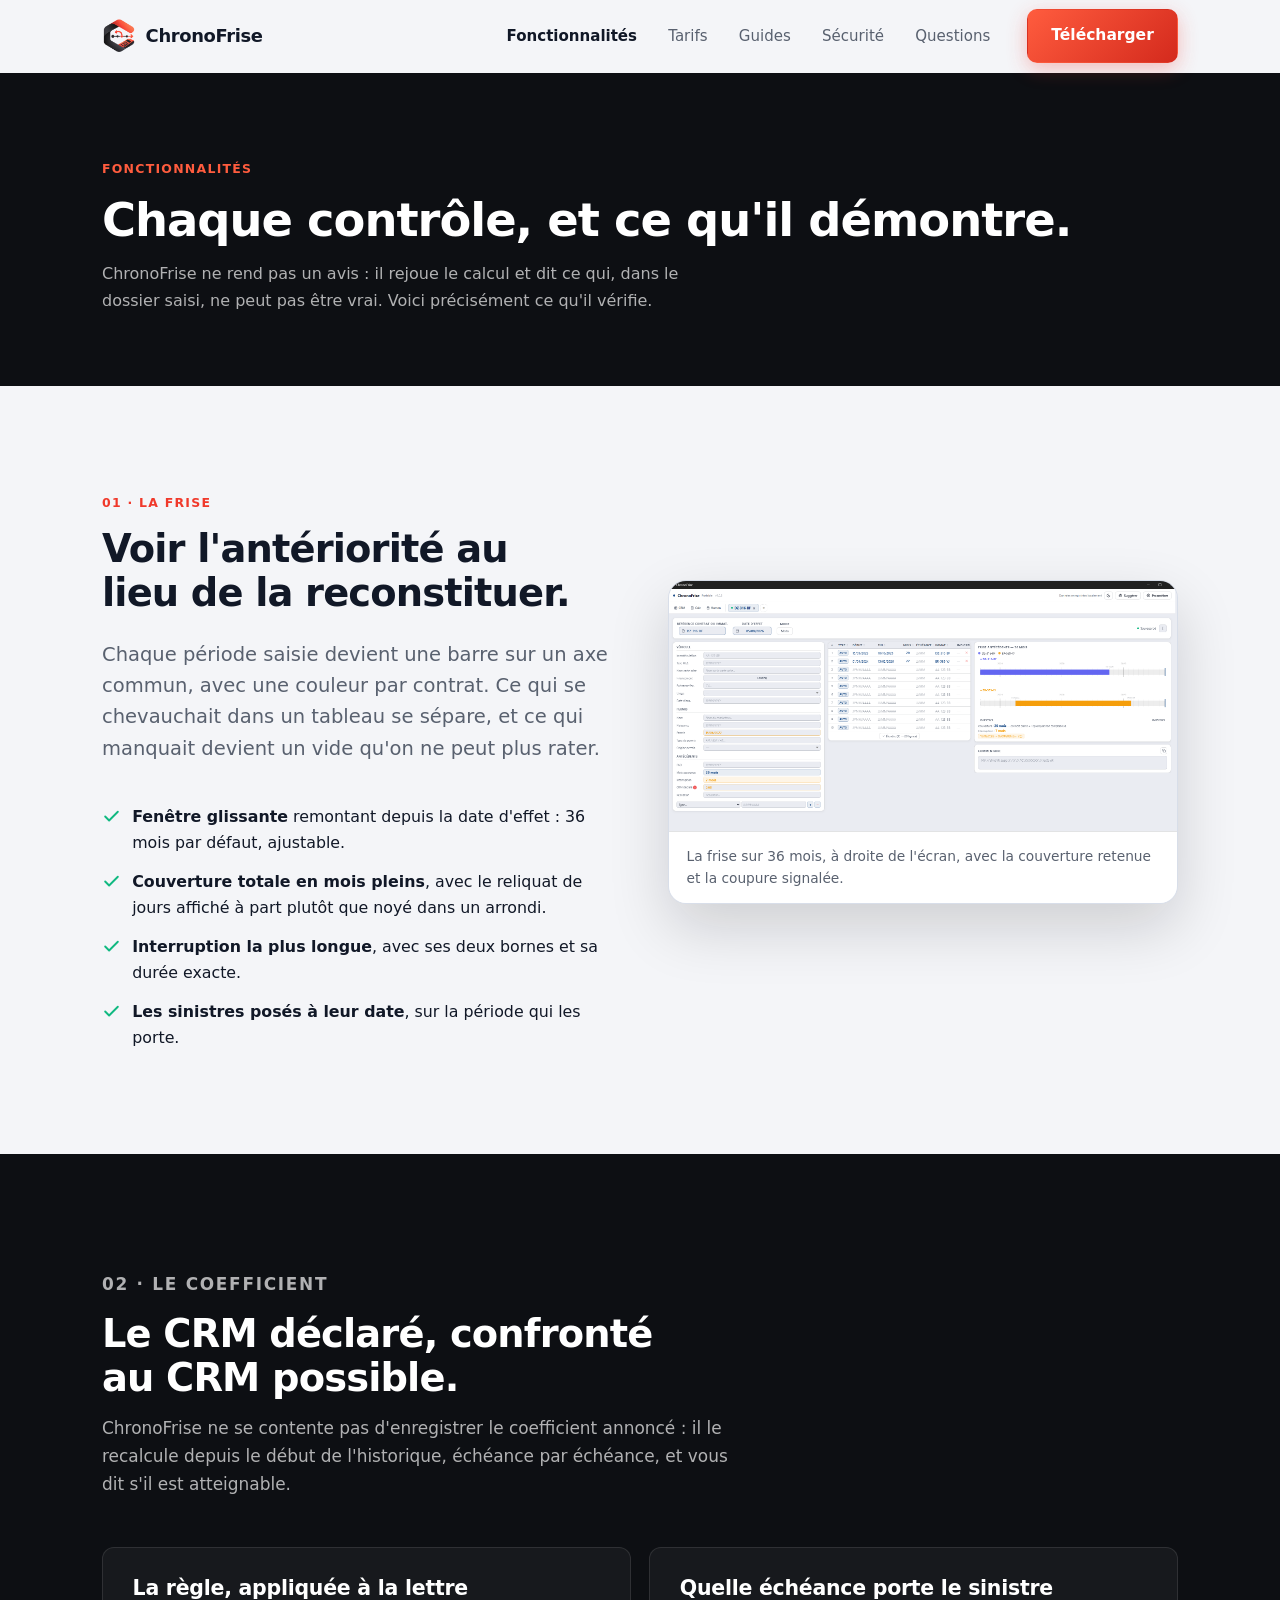
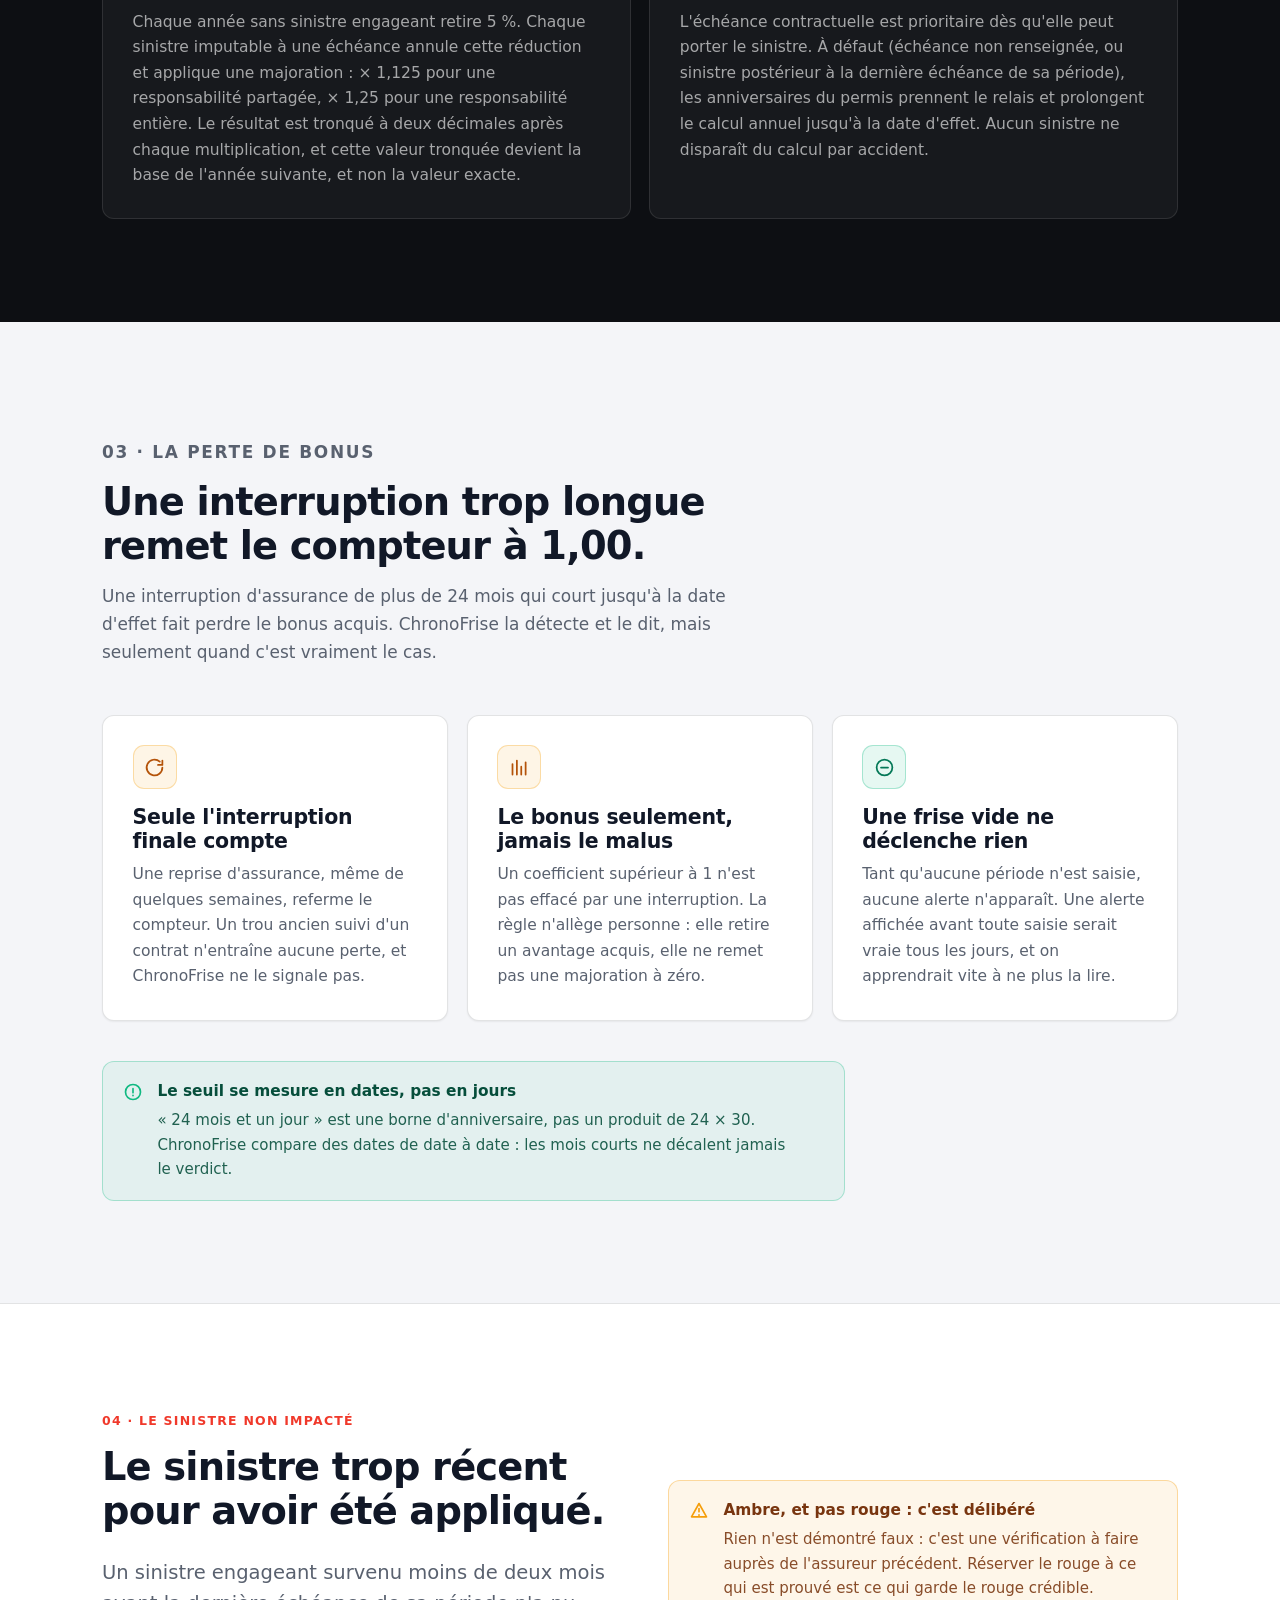
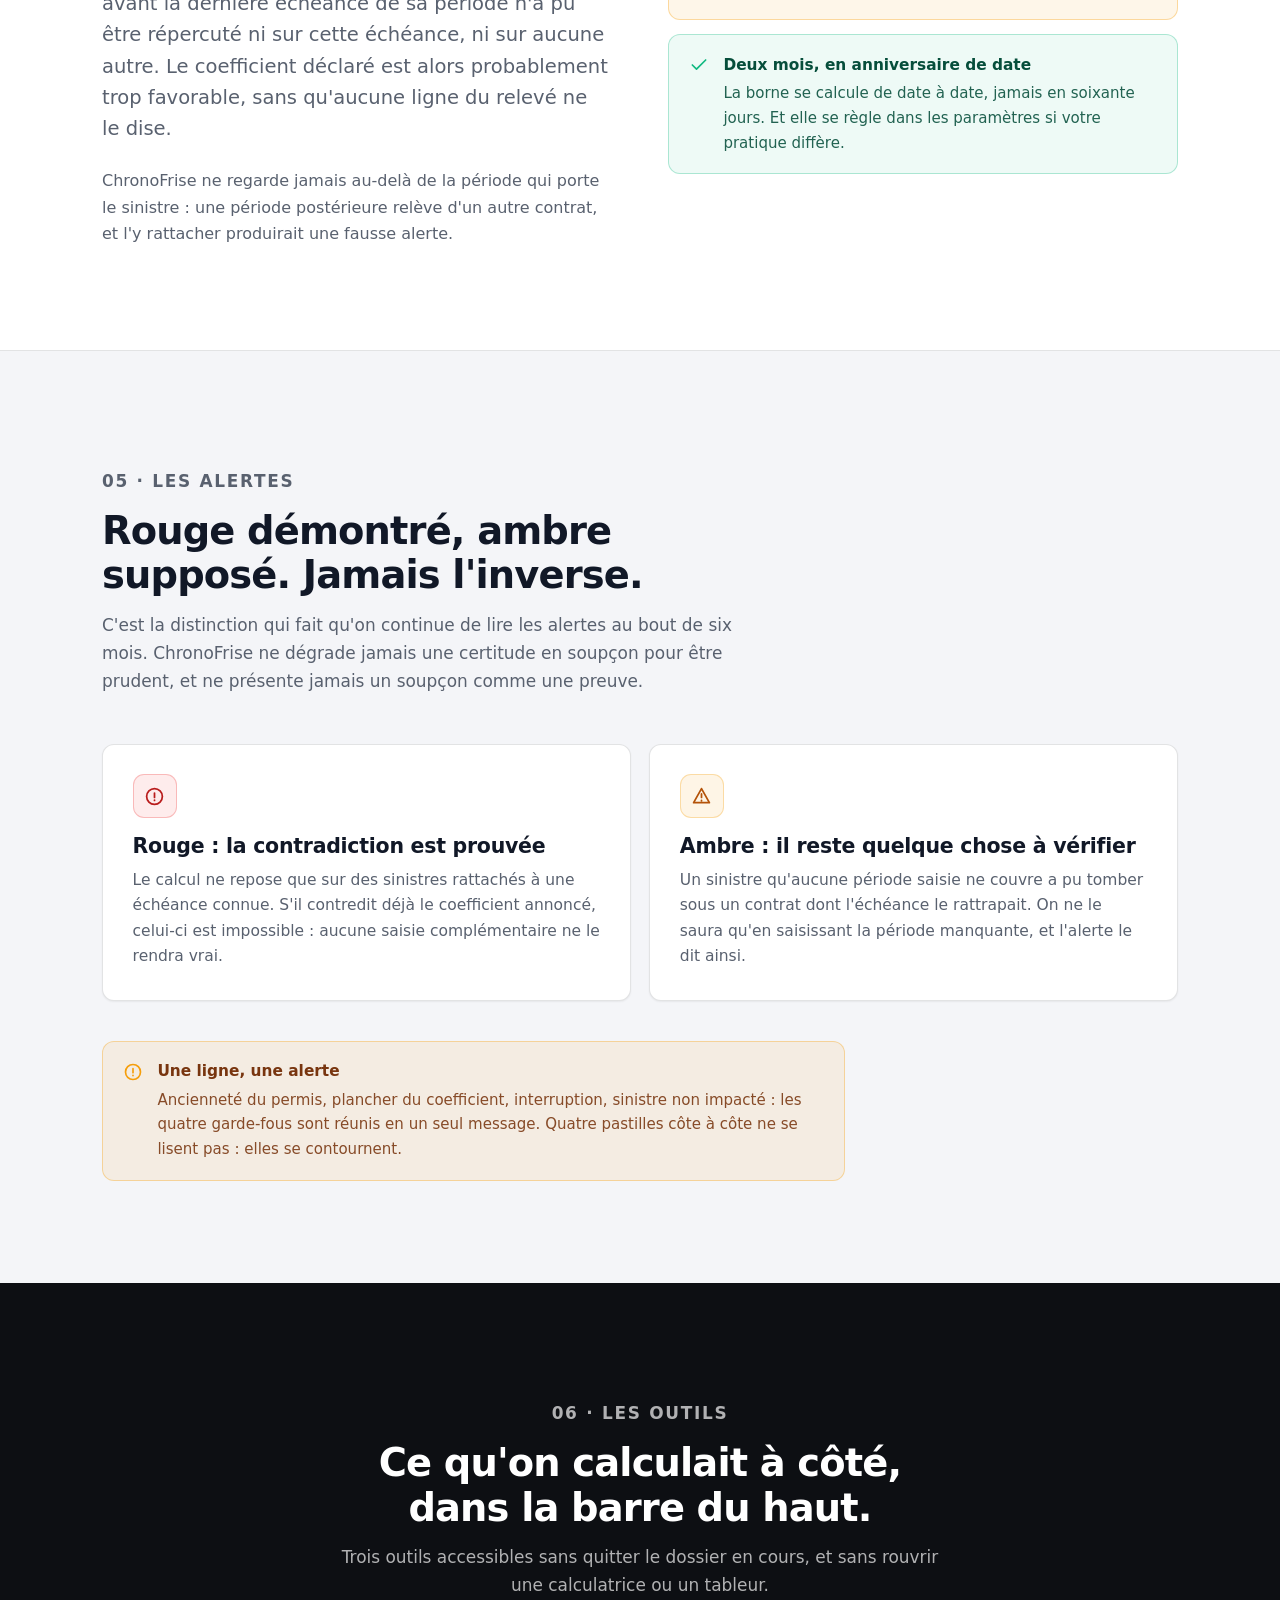
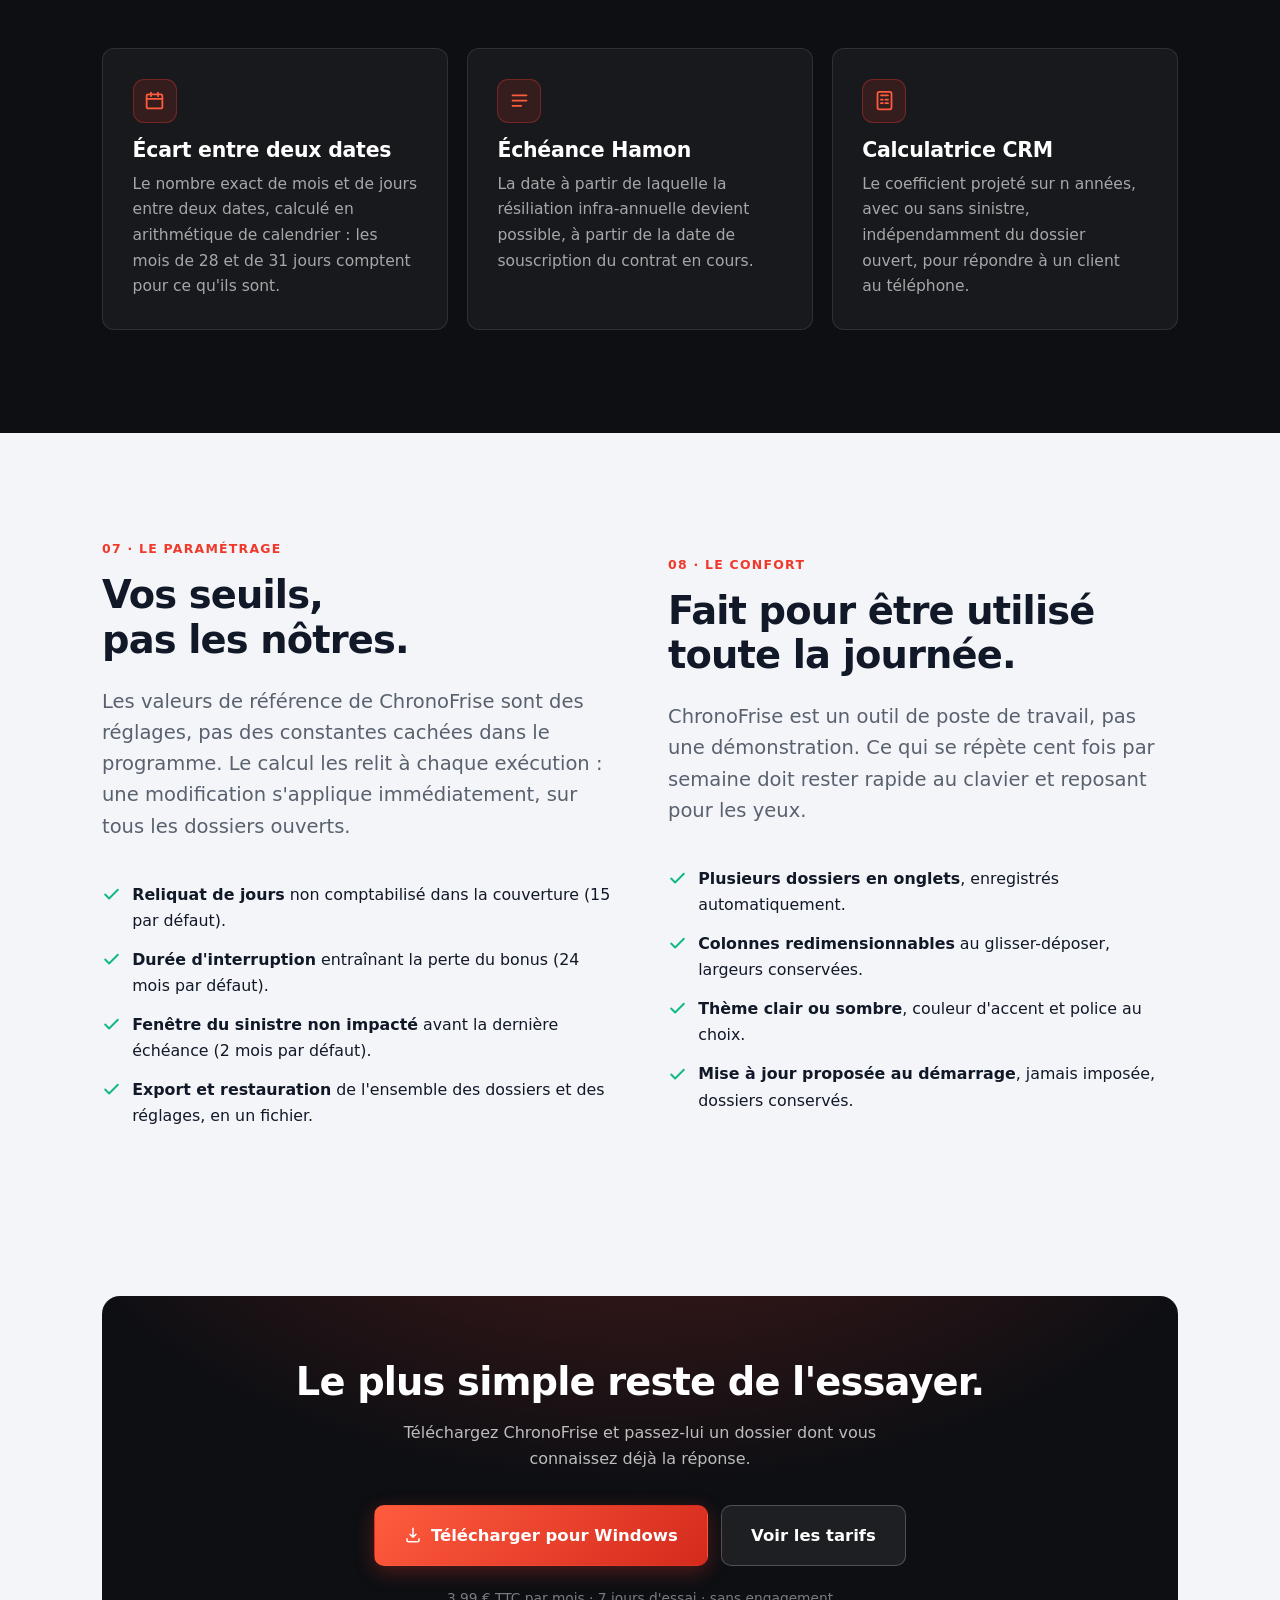
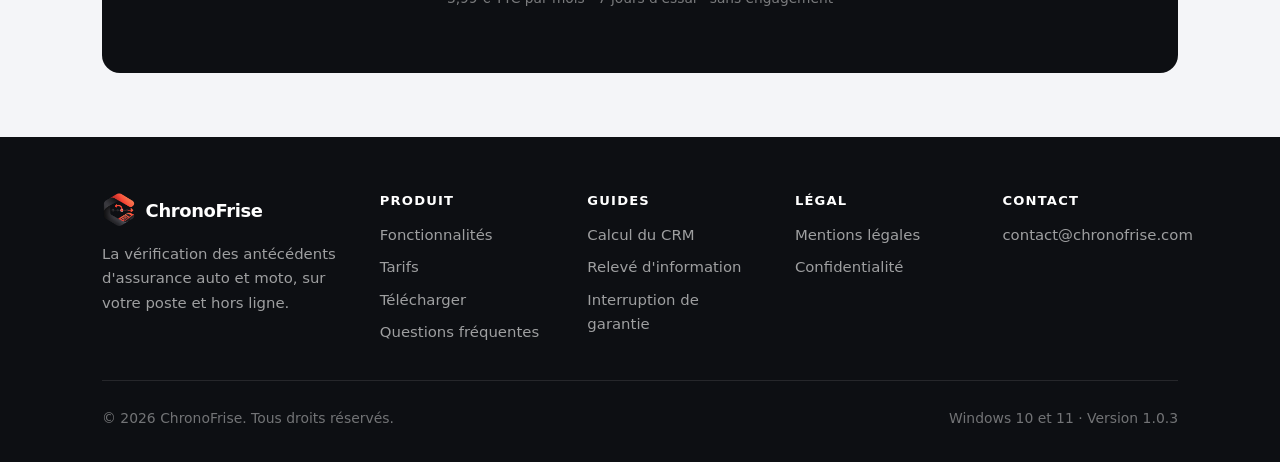
<file: fonctionnalites.html>
<!DOCTYPE html>
<html lang="fr">
<head>
<meta charset="utf-8">
<meta name="viewport" content="width=device-width, initial-scale=1">

<title>Fonctionnalités : frise, calcul du CRM et alertes | ChronoFrise</title>
<meta name="description" content="Frise chronologique, calcul du CRM, perte de bonus après interruption, sinistre non impacté, alertes : le détail de chaque contrôle de ChronoFrise.">
<link rel="canonical" href="https://chronofrise.com/fonctionnalites">

<meta name="theme-color" content="#0d0f13">
<meta name="robots" content="index, follow, max-image-preview:large">

<meta property="og:type" content="website">
<meta property="og:locale" content="fr_FR">
<meta property="og:site_name" content="ChronoFrise">
<meta property="og:url" content="https://chronofrise.com/fonctionnalites">
<meta property="og:title" content="Fonctionnalités : frise, calcul du CRM et alertes | ChronoFrise">
<meta property="og:description" content="Le détail de chaque contrôle : frise chronologique, calcul du CRM, perte de bonus, sinistre non impacté, alertes rouges et ambres.">
<meta property="og:image" content="https://chronofrise.com/assets/img/Chronofrise.png">
<meta property="og:image:width" content="1964">
<meta property="og:image:height" content="965">
<meta property="og:image:alt" content="La fenêtre de ChronoFrise : saisie des antécédents à gauche, tableau des périodes au centre, frise chronologique à droite.">
<meta name="twitter:card" content="summary_large_image">
<meta name="twitter:title" content="Fonctionnalités : frise, calcul du CRM et alertes | ChronoFrise">
<meta name="twitter:description" content="Le détail de chaque contrôle : frise chronologique, calcul du CRM, perte de bonus, sinistre non impacté, alertes rouges et ambres.">
<meta name="twitter:image" content="https://chronofrise.com/assets/img/Chronofrise.png">
<meta name="twitter:image:alt" content="La fenêtre de ChronoFrise : saisie des antécédents à gauche, tableau des périodes au centre, frise chronologique à droite.">

<link rel="icon" href="favicon.ico" sizes="any">
<link rel="apple-touch-icon" href="assets/img/logo-chronofrise-256.png">
<link rel="stylesheet" href="assets/css/style.css?v=20260909b">

<script type="application/ld+json">
{
  "@context": "https://schema.org",
  "@type": "BreadcrumbList",
  "itemListElement": [
    { "@type": "ListItem", "position": 1, "name": "Accueil", "item": "https://chronofrise.com/" },
    { "@type": "ListItem", "position": 2, "name": "Fonctionnalités", "item": "https://chronofrise.com/fonctionnalites" }
  ]
}
</script>
</head>

<body>
<a class="skip-link" href="#contenu">Aller au contenu</a>

<header class="site-header">
  <div class="wrap nav">
    <a class="brand" href="index.html">
      <img src="assets/img/logo-chronofrise-256.png" alt="" width="34" height="34">
      <span>ChronoFrise</span>
    </a>

    <nav aria-label="Navigation principale">
      <ul class="nav-links" id="nav-menu" hidden>
        <li><a href="fonctionnalites.html" aria-current="page">Fonctionnalités</a></li>
        <li><a href="tarifs.html">Tarifs</a></li>
        <li><a href="guides/index.html">Guides</a></li>
        <li><a href="index.html#securite">Sécurité</a></li>
        <li><a href="index.html#faq">Questions</a></li>
        <li class="nav-mobile-cta"><a href="telechargement/index.html">Télécharger</a></li>
      </ul>
    </nav>

    <div class="nav-cta">
      <a class="btn btn-primary" href="telechargement/index.html">Télécharger</a>
      <button class="nav-toggle" type="button" aria-expanded="false" aria-controls="nav-menu" aria-label="Ouvrir le menu">
        <svg class="icon-open" viewBox="0 0 24 24" fill="none" stroke="currentColor" stroke-width="2" stroke-linecap="round" aria-hidden="true"><path d="M3 6h18M3 12h18M3 18h18"/></svg>
        <svg class="icon-close" viewBox="0 0 24 24" fill="none" stroke="currentColor" stroke-width="2" stroke-linecap="round" aria-hidden="true"><path d="M6 6l12 12M18 6L6 18"/></svg>
      </button>
    </div>
  </div>
</header>

<main id="contenu">

  <div class="page-head">
    <div class="wrap">
      <p class="eyebrow" style="color: var(--coral-bright);">Fonctionnalités</p>
      <h1>Chaque contrôle, et ce qu'il démontre.</h1>
      <p>
        ChronoFrise ne rend pas un avis : il rejoue le calcul et dit ce qui, dans le dossier
        saisi, ne peut pas être vrai. Voici précisément ce qu'il vérifie.
      </p>
    </div>
  </div>

  <!-- ══ La frise ═══════════════════════════════════════════════════════ -->
  <section id="frise">
    <div class="wrap">
      <div class="split">
        <div>
          <p class="eyebrow">01 · La frise</p>
          <h2>Voir l'antériorité au lieu de la reconstituer.</h2>
          <p class="lead mt-2">
            Chaque période saisie devient une barre sur un axe commun, avec une couleur par
            contrat. Ce qui se chevauchait dans un tableau se sépare, et ce qui manquait
            devient un vide qu'on ne peut plus rater.
          </p>

          <ul class="checklist mt-3">
            <li>
              <svg viewBox="0 0 24 24" fill="none" stroke="currentColor" stroke-width="2.4" stroke-linecap="round" stroke-linejoin="round" aria-hidden="true"><path d="M20 6L9 17l-5-5"/></svg>
              <span><strong>Fenêtre glissante</strong> remontant depuis la date d'effet : 36 mois par défaut, ajustable.</span>
            </li>
            <li>
              <svg viewBox="0 0 24 24" fill="none" stroke="currentColor" stroke-width="2.4" stroke-linecap="round" stroke-linejoin="round" aria-hidden="true"><path d="M20 6L9 17l-5-5"/></svg>
              <span><strong>Couverture totale en mois pleins</strong>, avec le reliquat de jours affiché à part plutôt que noyé dans un arrondi.</span>
            </li>
            <li>
              <svg viewBox="0 0 24 24" fill="none" stroke="currentColor" stroke-width="2.4" stroke-linecap="round" stroke-linejoin="round" aria-hidden="true"><path d="M20 6L9 17l-5-5"/></svg>
              <span><strong>Interruption la plus longue</strong>, avec ses deux bornes et sa durée exacte.</span>
            </li>
            <li>
              <svg viewBox="0 0 24 24" fill="none" stroke="currentColor" stroke-width="2.4" stroke-linecap="round" stroke-linejoin="round" aria-hidden="true"><path d="M20 6L9 17l-5-5"/></svg>
              <span><strong>Les sinistres posés à leur date</strong>, sur la période qui les porte.</span>
            </li>
          </ul>
        </div>

        <figure class="screenshot">
          <img src="assets/img/Chronofrise.png"
               alt="La frise ChronoFrise sur 36 mois : deux contrats en barres de couleur, la couverture calculée à 29 mois et une interruption de 7 mois signalée."
               width="1964" height="965" loading="lazy" decoding="async">
          <figcaption>La frise sur 36 mois, à droite de l'écran, avec la couverture retenue et la coupure signalée.</figcaption>
        </figure>
      </div>
    </div>
  </section>

  <!-- ══ Le CRM ═════════════════════════════════════════════════════════ -->
  <section class="band-dark" id="crm">
    <div class="wrap">
      <div class="section-head">
        <p class="eyebrow">02 · Le coefficient</p>
        <h2>Le CRM déclaré, confronté au CRM possible.</h2>
        <p>
          ChronoFrise ne se contente pas d'enregistrer le coefficient annoncé : il le recalcule
          depuis le début de l'historique, échéance par échéance, et vous dit s'il est
          atteignable.
        </p>
      </div>

      <div class="grid grid-2">
        <article class="card reveal">
          <h3>La règle, appliquée à la lettre</h3>
          <p>
            Chaque année sans sinistre engageant retire 5 %. Chaque sinistre imputable à une
            échéance annule cette réduction et applique une majoration&nbsp;: ×&nbsp;1,125 pour
            une responsabilité partagée, ×&nbsp;1,25 pour une responsabilité entière. Le résultat
            est tronqué à deux décimales après chaque multiplication, et cette valeur tronquée
            devient la base de l'année suivante, et non la valeur exacte.
          </p>
        </article>

        <article class="card reveal">
          <h3>Quelle échéance porte le sinistre</h3>
          <p>
            L'échéance contractuelle est prioritaire dès qu'elle peut porter le sinistre. À
            défaut (échéance non renseignée, ou sinistre postérieur à la dernière échéance de
            sa période), les anniversaires du permis prennent le relais et prolongent le calcul
            annuel jusqu'à la date d'effet. Aucun sinistre ne disparaît du calcul par
            accident.
          </p>
        </article>
      </div>
    </div>
  </section>

  <!-- ══ Perte de bonus ═════════════════════════════════════════════════ -->
  <section id="perte-de-bonus">
    <div class="wrap">
      <div class="section-head">
        <p class="eyebrow">03 · La perte de bonus</p>
        <h2>Une interruption trop longue remet le compteur à 1,00.</h2>
        <p>
          Une interruption d'assurance de plus de 24 mois qui court jusqu'à la date d'effet
          fait perdre le bonus acquis. ChronoFrise la détecte et le dit, mais seulement quand
          c'est vraiment le cas.
        </p>
      </div>

      <div class="grid grid-3">
        <article class="card card-hover reveal">
          <span class="card-icon is-amber" aria-hidden="true">
            <svg viewBox="0 0 24 24" fill="none" stroke="currentColor" stroke-width="2" stroke-linecap="round" stroke-linejoin="round"><path d="M21 12a9 9 0 11-3-6.7"/><path d="M21 4v5h-5"/></svg>
          </span>
          <h3>Seule l'interruption finale compte</h3>
          <p>
            Une reprise d'assurance, même de quelques semaines, referme le compteur. Un trou
            ancien suivi d'un contrat n'entraîne aucune perte, et ChronoFrise ne le signale pas.
          </p>
        </article>

        <article class="card card-hover reveal">
          <span class="card-icon is-amber" aria-hidden="true">
            <svg viewBox="0 0 24 24" fill="none" stroke="currentColor" stroke-width="2" stroke-linecap="round" stroke-linejoin="round"><path d="M4 20V8m5 12V4m5 16v-9m5 9V6"/></svg>
          </span>
          <h3>Le bonus seulement, jamais le malus</h3>
          <p>
            Un coefficient supérieur à 1 n'est pas effacé par une interruption. La règle
            n'allège personne : elle retire un avantage acquis, elle ne remet pas une
            majoration à zéro.
          </p>
        </article>

        <article class="card card-hover reveal">
          <span class="card-icon is-green" aria-hidden="true">
            <svg viewBox="0 0 24 24" fill="none" stroke="currentColor" stroke-width="2" stroke-linecap="round" stroke-linejoin="round"><circle cx="12" cy="12" r="9"/><path d="M8 12h8"/></svg>
          </span>
          <h3>Une frise vide ne déclenche rien</h3>
          <p>
            Tant qu'aucune période n'est saisie, aucune alerte n'apparaît. Une alerte affichée
            avant toute saisie serait vraie tous les jours, et on apprendrait vite à ne plus
            la lire.
          </p>
        </article>
      </div>

      <div class="callout is-green mt-3" style="max-width: 76ch;">
        <svg viewBox="0 0 24 24" fill="none" stroke="currentColor" stroke-width="2" stroke-linecap="round" stroke-linejoin="round" aria-hidden="true"><circle cx="12" cy="12" r="9"/><path d="M12 8v5M12 16v.5"/></svg>
        <div>
          <strong>Le seuil se mesure en dates, pas en jours</strong>
          <p>
            « 24 mois et un jour » est une borne d'anniversaire, pas un produit de 24 × 30.
            ChronoFrise compare des dates de date à date : les mois courts ne décalent jamais
            le verdict.
          </p>
        </div>
      </div>
    </div>
  </section>

  <!-- ══ Sinistre non impacté ═══════════════════════════════════════════ -->
  <section class="band-soft" id="sinistre-non-impacte">
    <div class="wrap">
      <div class="split">
        <div>
          <p class="eyebrow">04 · Le sinistre non impacté</p>
          <h2>Le sinistre trop récent pour avoir été appliqué.</h2>
          <p class="lead mt-2">
            Un sinistre engageant survenu moins de deux mois avant la dernière échéance de sa
            période n'a pu être répercuté ni sur cette échéance, ni sur aucune autre. Le
            coefficient déclaré est alors probablement trop favorable, sans qu'aucune ligne
            du relevé ne le dise.
          </p>
          <p class="mt-2 muted">
            ChronoFrise ne regarde jamais au-delà de la période qui porte le sinistre : une
            période postérieure relève d'un autre contrat, et l'y rattacher produirait une
            fausse alerte.
          </p>
        </div>

        <div>
          <div class="callout is-amber">
            <svg viewBox="0 0 24 24" fill="none" stroke="currentColor" stroke-width="2" stroke-linecap="round" stroke-linejoin="round" aria-hidden="true"><path d="M12 3l9 16H3L12 3z"/><path d="M12 9v4M12 16.5v.5"/></svg>
            <div>
              <strong>Ambre, et pas rouge : c'est délibéré</strong>
              <p>
                Rien n'est démontré faux : c'est une vérification à faire auprès de
                l'assureur précédent. Réserver le rouge à ce qui est prouvé est ce qui
                garde le rouge crédible.
              </p>
            </div>
          </div>

          <div class="callout is-green" style="margin-top: 0.9rem;">
            <svg viewBox="0 0 24 24" fill="none" stroke="currentColor" stroke-width="2" stroke-linecap="round" stroke-linejoin="round" aria-hidden="true"><path d="M20 6L9 17l-5-5"/></svg>
            <div>
              <strong>Deux mois, en anniversaire de date</strong>
              <p>
                La borne se calcule de date à date, jamais en soixante jours. Et elle se
                règle dans les paramètres si votre pratique diffère.
              </p>
            </div>
          </div>
        </div>
      </div>
    </div>
  </section>

  <!-- ══ Les alertes ════════════════════════════════════════════════════ -->
  <section id="alertes">
    <div class="wrap">
      <div class="section-head">
        <p class="eyebrow">05 · Les alertes</p>
        <h2>Rouge démontré, ambre supposé. Jamais l'inverse.</h2>
        <p>
          C'est la distinction qui fait qu'on continue de lire les alertes au bout de six
          mois. ChronoFrise ne dégrade jamais une certitude en soupçon pour être prudent, et ne
          présente jamais un soupçon comme une preuve.
        </p>
      </div>

      <div class="grid grid-2">
        <article class="card reveal">
          <span class="card-icon is-red" aria-hidden="true">
            <svg viewBox="0 0 24 24" fill="none" stroke="currentColor" stroke-width="2" stroke-linecap="round" stroke-linejoin="round"><circle cx="12" cy="12" r="9"/><path d="M12 8v5M12 16v.5"/></svg>
          </span>
          <h3>Rouge : la contradiction est prouvée</h3>
          <p>
            Le calcul ne repose que sur des sinistres rattachés à une échéance connue. S'il
            contredit déjà le coefficient annoncé, celui-ci est impossible : aucune saisie
            complémentaire ne le rendra vrai.
          </p>
        </article>

        <article class="card reveal">
          <span class="card-icon is-amber" aria-hidden="true">
            <svg viewBox="0 0 24 24" fill="none" stroke="currentColor" stroke-width="2" stroke-linecap="round" stroke-linejoin="round"><path d="M12 3l9 16H3L12 3z"/><path d="M12 9v4M12 16.5v.5"/></svg>
          </span>
          <h3>Ambre : il reste quelque chose à vérifier</h3>
          <p>
            Un sinistre qu'aucune période saisie ne couvre a pu tomber sous un contrat dont
            l'échéance le rattrapait. On ne le saura qu'en saisissant la période manquante,
            et l'alerte le dit ainsi.
          </p>
        </article>
      </div>

      <div class="callout is-amber mt-3" style="max-width: 76ch;">
        <svg viewBox="0 0 24 24" fill="none" stroke="currentColor" stroke-width="2" stroke-linecap="round" stroke-linejoin="round" aria-hidden="true"><circle cx="12" cy="12" r="9"/><path d="M12 8v5M12 16v.5"/></svg>
        <div>
          <strong>Une ligne, une alerte</strong>
          <p>
            Ancienneté du permis, plancher du coefficient, interruption, sinistre non
            impacté : les quatre garde-fous sont réunis en un seul message. Quatre pastilles
            côte à côte ne se lisent pas : elles se contournent.
          </p>
        </div>
      </div>
    </div>
  </section>

  <!-- ══ Les outils ═════════════════════════════════════════════════════ -->
  <section class="band-dark" id="outils">
    <div class="wrap">
      <div class="section-head centered">
        <p class="eyebrow">06 · Les outils</p>
        <h2>Ce qu'on calculait à côté, dans la barre du haut.</h2>
        <p>
          Trois outils accessibles sans quitter le dossier en cours, et sans rouvrir une
          calculatrice ou un tableur.
        </p>
      </div>

      <div class="grid grid-3">
        <article class="card reveal">
          <span class="card-icon" aria-hidden="true">
            <svg viewBox="0 0 24 24" fill="none" stroke="currentColor" stroke-width="2" stroke-linecap="round" stroke-linejoin="round"><rect x="3" y="5" width="18" height="16" rx="2"/><path d="M3 10h18M8 3v4M16 3v4"/></svg>
          </span>
          <h3>Écart entre deux dates</h3>
          <p>
            Le nombre exact de mois et de jours entre deux dates, calculé en arithmétique de
            calendrier : les mois de 28 et de 31 jours comptent pour ce qu'ils sont.
          </p>
        </article>

        <article class="card reveal">
          <span class="card-icon" aria-hidden="true">
            <svg viewBox="0 0 24 24" fill="none" stroke="currentColor" stroke-width="2" stroke-linecap="round" stroke-linejoin="round"><path d="M4 6h16M4 12h16M4 18h10"/></svg>
          </span>
          <h3>Échéance Hamon</h3>
          <p>
            La date à partir de laquelle la résiliation infra-annuelle devient possible,
            à partir de la date de souscription du contrat en cours.
          </p>
        </article>

        <article class="card reveal">
          <span class="card-icon" aria-hidden="true">
            <svg viewBox="0 0 24 24" fill="none" stroke="currentColor" stroke-width="2" stroke-linecap="round" stroke-linejoin="round"><rect x="4" y="2" width="16" height="20" rx="2"/><path d="M8 6h8M8 11h2m3 0h3M8 15h2m3 0h3"/></svg>
          </span>
          <h3>Calculatrice CRM</h3>
          <p>
            Le coefficient projeté sur n années, avec ou sans sinistre, indépendamment du
            dossier ouvert, pour répondre à un client au téléphone.
          </p>
        </article>
      </div>
    </div>
  </section>

  <!-- ══ Paramétrage & confort ══════════════════════════════════════════ -->
  <section id="parametrage">
    <div class="wrap">
      <div class="split">
        <div>
          <p class="eyebrow">07 · Le paramétrage</p>
          <h2>Vos seuils, pas les nôtres.</h2>
          <p class="lead mt-2">
            Les valeurs de référence de ChronoFrise sont des réglages, pas des constantes cachées
            dans le programme. Le calcul les relit à chaque exécution : une modification
            s'applique immédiatement, sur tous les dossiers ouverts.
          </p>

          <ul class="checklist mt-3">
            <li>
              <svg viewBox="0 0 24 24" fill="none" stroke="currentColor" stroke-width="2.4" stroke-linecap="round" stroke-linejoin="round" aria-hidden="true"><path d="M20 6L9 17l-5-5"/></svg>
              <span><strong>Reliquat de jours</strong> non comptabilisé dans la couverture (15 par défaut).</span>
            </li>
            <li>
              <svg viewBox="0 0 24 24" fill="none" stroke="currentColor" stroke-width="2.4" stroke-linecap="round" stroke-linejoin="round" aria-hidden="true"><path d="M20 6L9 17l-5-5"/></svg>
              <span><strong>Durée d'interruption</strong> entraînant la perte du bonus (24 mois par défaut).</span>
            </li>
            <li>
              <svg viewBox="0 0 24 24" fill="none" stroke="currentColor" stroke-width="2.4" stroke-linecap="round" stroke-linejoin="round" aria-hidden="true"><path d="M20 6L9 17l-5-5"/></svg>
              <span><strong>Fenêtre du sinistre non impacté</strong> avant la dernière échéance (2 mois par défaut).</span>
            </li>
            <li>
              <svg viewBox="0 0 24 24" fill="none" stroke="currentColor" stroke-width="2.4" stroke-linecap="round" stroke-linejoin="round" aria-hidden="true"><path d="M20 6L9 17l-5-5"/></svg>
              <span><strong>Export et restauration</strong> de l'ensemble des dossiers et des réglages, en un fichier.</span>
            </li>
          </ul>
        </div>

        <div>
          <p class="eyebrow">08 · Le confort</p>
          <h2>Fait pour être utilisé toute la journée.</h2>
          <p class="lead mt-2">
            ChronoFrise est un outil de poste de travail, pas une démonstration. Ce qui se répète
            cent fois par semaine doit rester rapide au clavier et reposant pour les yeux.
          </p>

          <ul class="checklist mt-3">
            <li>
              <svg viewBox="0 0 24 24" fill="none" stroke="currentColor" stroke-width="2.4" stroke-linecap="round" stroke-linejoin="round" aria-hidden="true"><path d="M20 6L9 17l-5-5"/></svg>
              <span><strong>Plusieurs dossiers en onglets</strong>, enregistrés automatiquement.</span>
            </li>
            <li>
              <svg viewBox="0 0 24 24" fill="none" stroke="currentColor" stroke-width="2.4" stroke-linecap="round" stroke-linejoin="round" aria-hidden="true"><path d="M20 6L9 17l-5-5"/></svg>
              <span><strong>Colonnes redimensionnables</strong> au glisser-déposer, largeurs conservées.</span>
            </li>
            <li>
              <svg viewBox="0 0 24 24" fill="none" stroke="currentColor" stroke-width="2.4" stroke-linecap="round" stroke-linejoin="round" aria-hidden="true"><path d="M20 6L9 17l-5-5"/></svg>
              <span><strong>Thème clair ou sombre</strong>, couleur d'accent et police au choix.</span>
            </li>
            <li>
              <svg viewBox="0 0 24 24" fill="none" stroke="currentColor" stroke-width="2.4" stroke-linecap="round" stroke-linejoin="round" aria-hidden="true"><path d="M20 6L9 17l-5-5"/></svg>
              <span><strong>Mise à jour proposée au démarrage</strong>, jamais imposée, dossiers conservés.</span>
            </li>
          </ul>
        </div>
      </div>
    </div>
  </section>

  <section class="section-tight">
    <div class="wrap">
      <div class="cta-final">
        <h2>Le plus simple reste de l'essayer.</h2>
        <p>Téléchargez ChronoFrise et passez-lui un dossier dont vous connaissez déjà la réponse.</p>
        <div class="btn-row">
          <a class="btn btn-primary btn-lg" href="telechargement/index.html">
            <svg viewBox="0 0 24 24" fill="none" stroke="currentColor" stroke-width="2" stroke-linecap="round" stroke-linejoin="round" aria-hidden="true"><path d="M12 3v12m0 0l-4-4m4 4l4-4M4 17v2a2 2 0 002 2h12a2 2 0 002-2v-2"/></svg>
            Télécharger pour Windows
          </a>
          <a class="btn btn-lg btn-on-dark" href="tarifs.html">Voir les tarifs</a>
        </div>
        <p class="fine">3,99 € TTC par mois · 7 jours d'essai · sans engagement</p>
      </div>
    </div>
  </section>

</main>

<footer class="site-footer">
  <div class="wrap">
    <div class="footer-grid">
      <div>
        <a class="brand" href="index.html">
          <img src="assets/img/logo-chronofrise-256.png" alt="" width="34" height="34">
          <span>ChronoFrise</span>
        </a>
        <p>
          La vérification des antécédents d'assurance auto et moto,
          sur votre poste et hors ligne.
        </p>
      </div>
      <div>
        <h4>Produit</h4>
        <ul>
          <li><a href="fonctionnalites.html">Fonctionnalités</a></li>
          <li><a href="tarifs.html">Tarifs</a></li>
          <li><a href="telechargement/index.html">Télécharger</a></li>
          <li><a href="index.html#faq">Questions fréquentes</a></li>
        </ul>
      </div>
      <div>
        <h4>Guides</h4>
        <ul>
          <li><a href="guides/calcul-crm-bonus-malus.html">Calcul du CRM</a></li>
          <li><a href="guides/releve-information-assurance.html">Relevé d'information</a></li>
          <li><a href="guides/interruption-assurance-perte-bonus.html">Interruption de garantie</a></li>
        </ul>
      </div>

      <div>
        <h4>Légal</h4>
        <ul>
          <li><a href="mentions-legales.html">Mentions légales</a></li>
          <li><a href="confidentialite.html">Confidentialité</a></li>
        </ul>
      </div>
      <div>
        <h4>Contact</h4>
        <ul>
          <li><a href="mailto:contact@chronofrise.com">contact@chronofrise.com</a></li>
        </ul>
      </div>
    </div>
    <div class="footer-bottom">
      <span>© 2026 ChronoFrise. Tous droits réservés.</span>
      <span>Windows 10 et 11 · Version <span data-app-version>1.0.3</span></span>
    </div>
  </div>
</footer>

<script src="assets/js/main.js" defer></script>
</body>
</html>
</file>
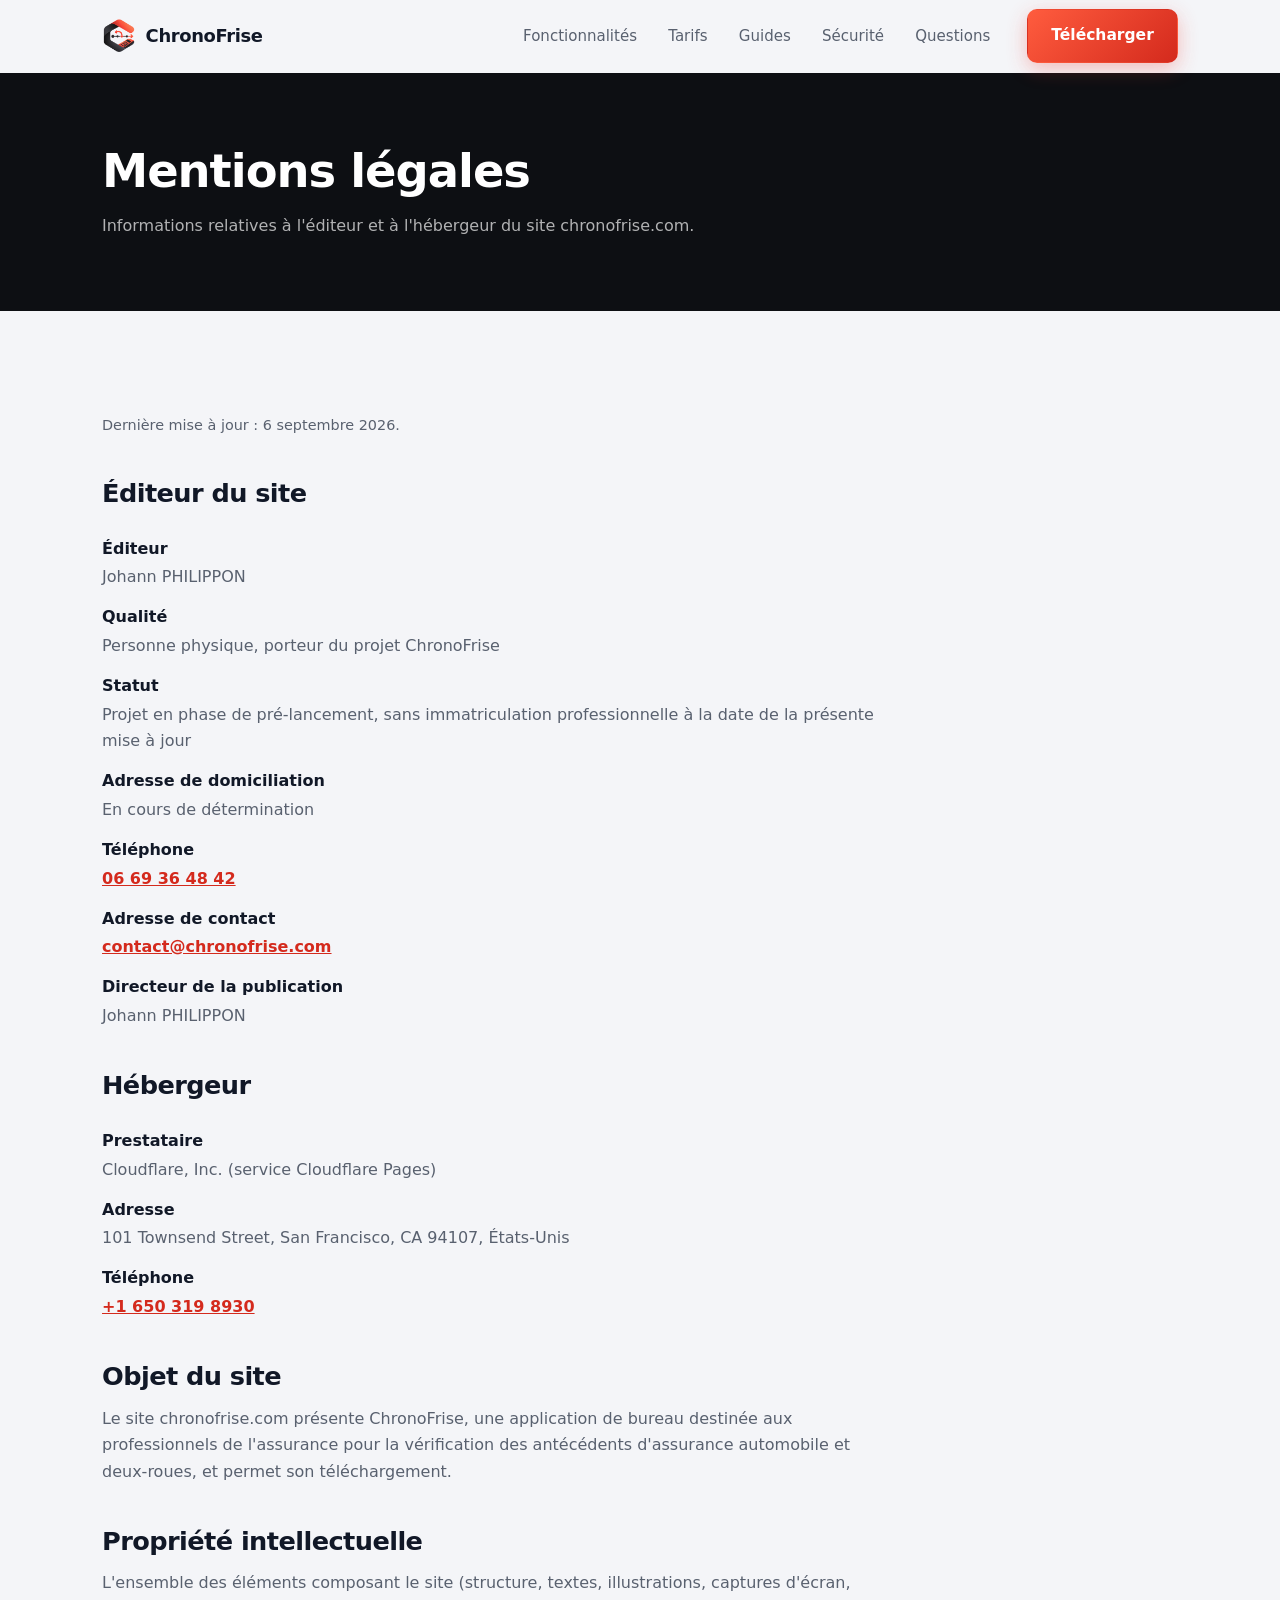
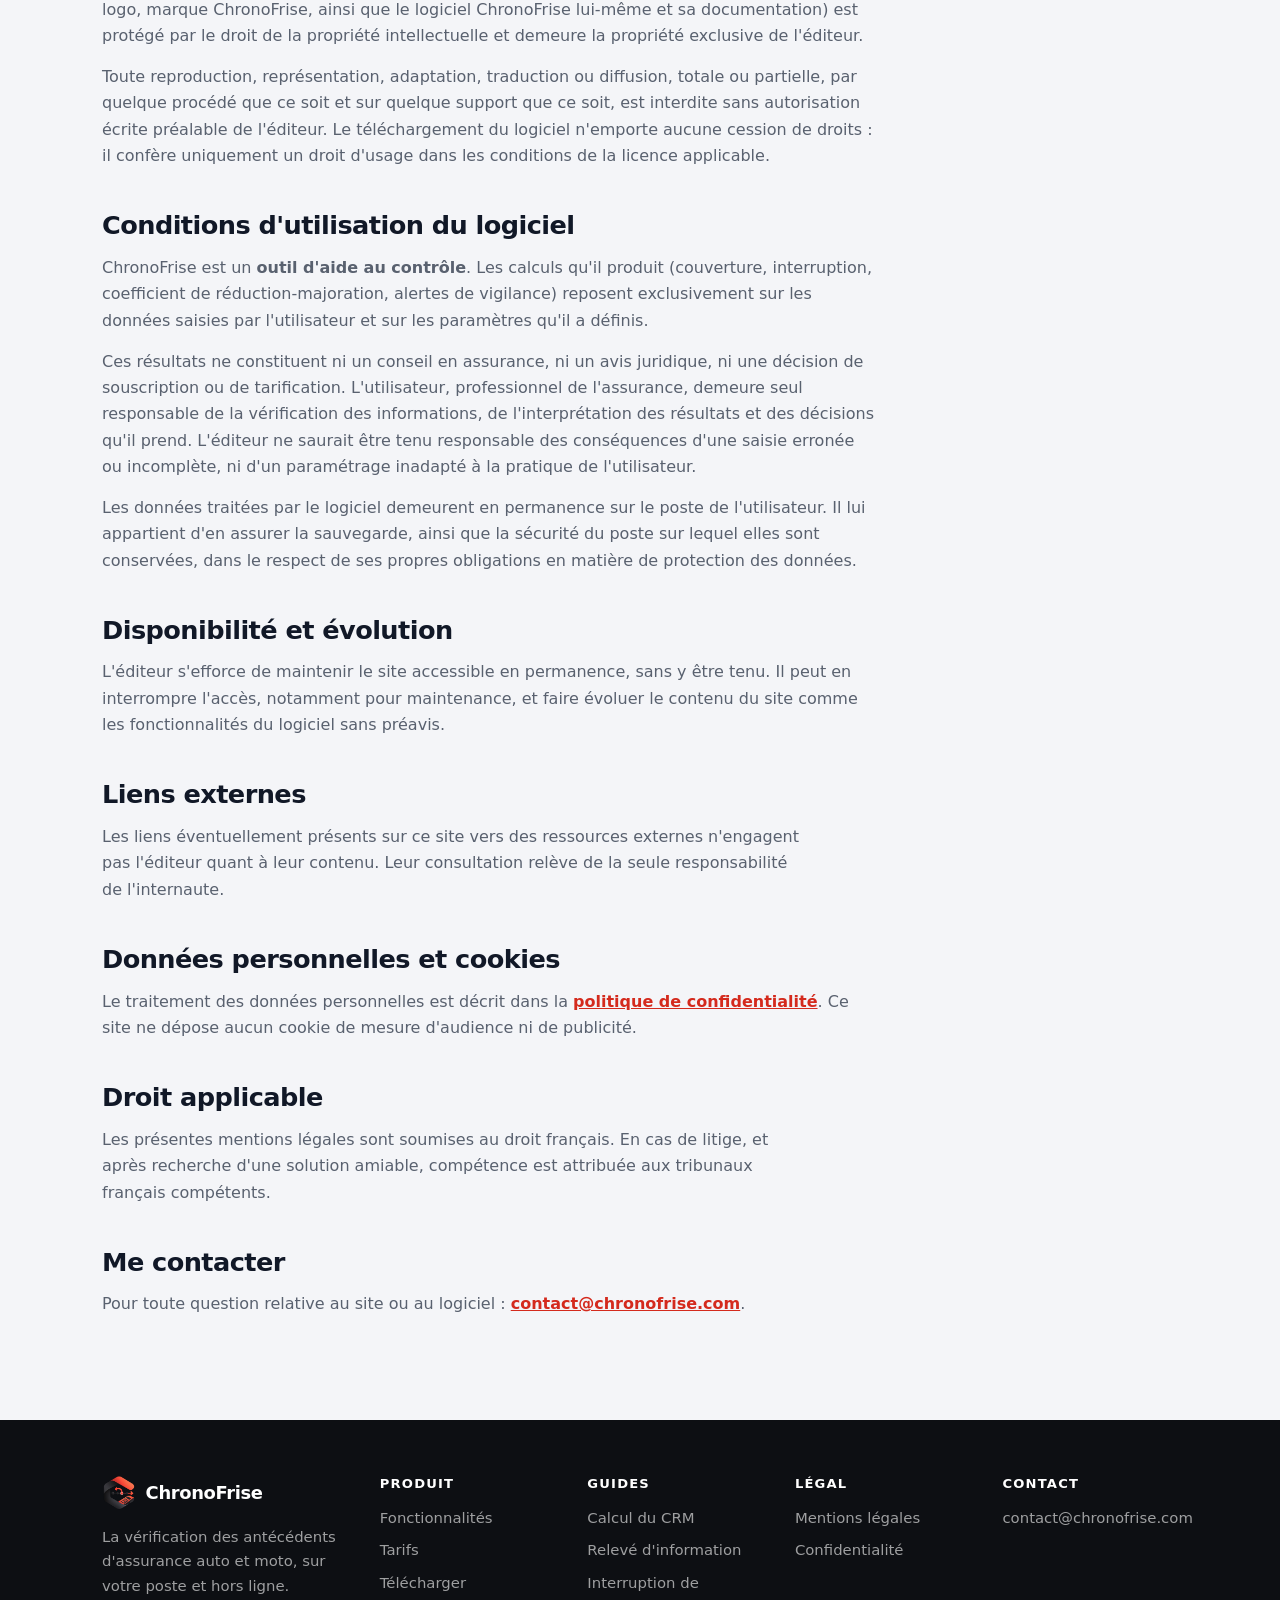
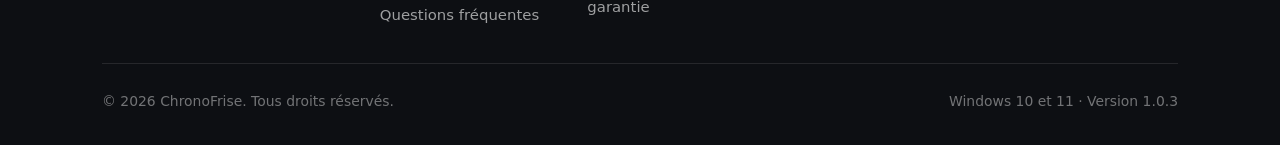
<file: mentions-legales.html>
<!DOCTYPE html>
<html lang="fr">
<head>
<meta charset="utf-8">
<meta name="viewport" content="width=device-width, initial-scale=1">

<title>Mentions légales | ChronoFrise</title>
<meta name="description" content="Mentions légales du site chronofrise.com : éditeur, directeur de la publication, hébergeur, propriété intellectuelle et conditions d'utilisation.">
<link rel="canonical" href="https://chronofrise.com/mentions-legales">

<meta name="theme-color" content="#0d0f13">
<meta name="robots" content="index, follow, max-image-preview:large">

<meta property="og:type" content="website">
<meta property="og:locale" content="fr_FR">
<meta property="og:site_name" content="ChronoFrise">
<meta property="og:url" content="https://chronofrise.com/mentions-legales">
<meta property="og:title" content="Mentions légales | ChronoFrise">
<meta property="og:description" content="Éditeur, hébergeur, propriété intellectuelle et conditions d'utilisation du site chronofrise.com.">

<meta property="og:image" content="https://chronofrise.com/assets/img/Chronofrise.png">
<meta property="og:image:width" content="1964">
<meta property="og:image:height" content="965">
<meta property="og:image:alt" content="La fenêtre de ChronoFrise : saisie des antécédents à gauche, tableau des périodes au centre, frise chronologique à droite.">
<meta name="twitter:card" content="summary_large_image">
<meta name="twitter:image" content="https://chronofrise.com/assets/img/Chronofrise.png">

<link rel="icon" href="favicon.ico" sizes="any">
<link rel="apple-touch-icon" href="assets/img/logo-chronofrise-256.png">
<link rel="stylesheet" href="assets/css/style.css?v=20260909b">

<script type="application/ld+json">
{
  "@context": "https://schema.org",
  "@graph": [
    {
      "@type": "BreadcrumbList",
      "itemListElement": [
        { "@type": "ListItem", "position": 1, "name": "Accueil", "item": "https://chronofrise.com/" },
        { "@type": "ListItem", "position": 2, "name": "Mentions légales", "item": "https://chronofrise.com/mentions-legales" }
      ]
    },
    {
      "@type": "WebPage",
      "@id": "https://chronofrise.com/mentions-legales#page",
      "url": "https://chronofrise.com/mentions-legales",
      "name": "Mentions légales",
      "description": "Éditeur, directeur de la publication, hébergeur, propriété intellectuelle et conditions d'utilisation du site chronofrise.com.",
      "inLanguage": "fr-FR",
      "isPartOf": { "@id": "https://chronofrise.com/#site" },
      "publisher": { "@id": "https://chronofrise.com/#organisation" }
    }
  ]
}
</script>
</head>

<body>
<a class="skip-link" href="#contenu">Aller au contenu</a>

<header class="site-header">
  <div class="wrap nav">
    <a class="brand" href="index.html">
      <img src="assets/img/logo-chronofrise-256.png" alt="" width="34" height="34">
      <span>ChronoFrise</span>
    </a>

    <nav aria-label="Navigation principale">
      <ul class="nav-links" id="nav-menu" hidden>
        <li><a href="fonctionnalites.html">Fonctionnalités</a></li>
        <li><a href="tarifs.html">Tarifs</a></li>
        <li><a href="guides/index.html">Guides</a></li>
        <li><a href="index.html#securite">Sécurité</a></li>
        <li><a href="index.html#faq">Questions</a></li>
        <li class="nav-mobile-cta"><a href="telechargement/index.html">Télécharger</a></li>
      </ul>
    </nav>

    <div class="nav-cta">
      <a class="btn btn-primary" href="telechargement/index.html">Télécharger</a>
      <button class="nav-toggle" type="button" aria-expanded="false" aria-controls="nav-menu" aria-label="Ouvrir le menu">
        <svg class="icon-open" viewBox="0 0 24 24" fill="none" stroke="currentColor" stroke-width="2" stroke-linecap="round" aria-hidden="true"><path d="M3 6h18M3 12h18M3 18h18"/></svg>
        <svg class="icon-close" viewBox="0 0 24 24" fill="none" stroke="currentColor" stroke-width="2" stroke-linecap="round" aria-hidden="true"><path d="M6 6l12 12M18 6L6 18"/></svg>
      </button>
    </div>
  </div>
</header>

<main id="contenu">

  <div class="page-head">
    <div class="wrap">
      <h1>Mentions légales</h1>
      <p>Informations relatives à l'éditeur et à l'hébergeur du site chronofrise.com.</p>
    </div>
  </div>

  <section>
    <div class="wrap">
      <div class="prose">

        <p class="updated">Dernière mise à jour : 6 septembre 2026.</p>

        <h2>Éditeur du site</h2>
        <dl>
          <dt>Éditeur</dt>
          <dd>Johann PHILIPPON</dd>

          <dt>Qualité</dt>
          <dd>Personne physique, porteur du projet ChronoFrise</dd>

          <dt>Statut</dt>
          <dd>Projet en phase de pré-lancement, sans immatriculation professionnelle à la date de la présente mise à jour</dd>

          <!-- À remplacer par l'adresse de domiciliation dès l'immatriculation. -->
          <dt>Adresse de domiciliation</dt>
          <dd>En cours de détermination</dd>

          <dt>Téléphone</dt>
          <dd><a href="tel:+33669364842">06 69 36 48 42</a></dd>

          <dt>Adresse de contact</dt>
          <dd><a href="mailto:contact@chronofrise.com">contact@chronofrise.com</a></dd>

          <dt>Directeur de la publication</dt>
          <dd>Johann PHILIPPON</dd>
        </dl>

        <h2>Hébergeur</h2>
        <dl>
          <dt>Prestataire</dt>
          <dd>Cloudflare, Inc. (service Cloudflare Pages)</dd>

          <dt>Adresse</dt>
          <dd>101 Townsend Street, San Francisco, CA 94107, États-Unis</dd>

          <dt>Téléphone</dt>
          <dd><a href="tel:+16503198930">+1 650 319 8930</a></dd>
        </dl>

        <h2>Objet du site</h2>
        <p>
          Le site chronofrise.com présente ChronoFrise, une application de bureau destinée aux
          professionnels de l'assurance pour la vérification des antécédents d'assurance
          automobile et deux-roues, et permet son téléchargement.
        </p>

        <h2>Propriété intellectuelle</h2>
        <p>
          L'ensemble des éléments composant le site (structure, textes, illustrations,
          captures d'écran, logo, marque ChronoFrise, ainsi que le logiciel ChronoFrise lui-même et sa
          documentation) est protégé par le droit de la propriété intellectuelle et demeure
          la propriété exclusive de l'éditeur.
        </p>
        <p>
          Toute reproduction, représentation, adaptation, traduction ou diffusion, totale ou
          partielle, par quelque procédé que ce soit et sur quelque support que ce soit, est
          interdite sans autorisation écrite préalable de l'éditeur. Le téléchargement du
          logiciel n'emporte aucune cession de droits : il confère uniquement un droit
          d'usage dans les conditions de la licence applicable.
        </p>

        <h2>Conditions d'utilisation du logiciel</h2>
        <p>
          ChronoFrise est un <strong>outil d'aide au contrôle</strong>. Les calculs qu'il produit
          (couverture, interruption, coefficient de réduction-majoration, alertes de
          vigilance) reposent exclusivement sur les données saisies par l'utilisateur et sur
          les paramètres qu'il a définis.
        </p>
        <p>
          Ces résultats ne constituent ni un conseil en assurance, ni un avis juridique, ni
          une décision de souscription ou de tarification. L'utilisateur, professionnel de
          l'assurance, demeure seul responsable de la vérification des informations, de
          l'interprétation des résultats et des décisions qu'il prend. L'éditeur ne saurait
          être tenu responsable des conséquences d'une saisie erronée ou incomplète, ni d'un
          paramétrage inadapté à la pratique de l'utilisateur.
        </p>
        <p>
          Les données traitées par le logiciel demeurent en permanence sur le poste de
          l'utilisateur. Il lui appartient d'en assurer la sauvegarde, ainsi que la sécurité
          du poste sur lequel elles sont conservées, dans le respect de ses propres
          obligations en matière de protection des données.
        </p>

        <h2>Disponibilité et évolution</h2>
        <p>
          L'éditeur s'efforce de maintenir le site accessible en permanence, sans y être tenu.
          Il peut en interrompre l'accès, notamment pour maintenance, et faire évoluer le
          contenu du site comme les fonctionnalités du logiciel sans préavis.
        </p>

        <h2>Liens externes</h2>
        <p>
          Les liens éventuellement présents sur ce site vers des ressources externes
          n'engagent pas l'éditeur quant à leur contenu. Leur consultation relève de la seule
          responsabilité de l'internaute.
        </p>

        <h2>Données personnelles et cookies</h2>
        <p>
          Le traitement des données personnelles est décrit dans la
          <a href="confidentialite.html">politique de confidentialité</a>. Ce site ne dépose
          aucun cookie de mesure d'audience ni de publicité.
        </p>

        <h2>Droit applicable</h2>
        <p>
          Les présentes mentions légales sont soumises au droit français. En cas de litige, et
          après recherche d'une solution amiable, compétence est attribuée aux tribunaux
          français compétents.
        </p>

        <h2>Me contacter</h2>
        <p>
          Pour toute question relative au site ou au logiciel :
          <a href="mailto:contact@chronofrise.com">contact@chronofrise.com</a>.
        </p>

      </div>
    </div>
  </section>

</main>

<footer class="site-footer">
  <div class="wrap">
    <div class="footer-grid">
      <div>
        <a class="brand" href="index.html">
          <img src="assets/img/logo-chronofrise-256.png" alt="" width="34" height="34">
          <span>ChronoFrise</span>
        </a>
        <p>
          La vérification des antécédents d'assurance auto et moto,
          sur votre poste et hors ligne.
        </p>
      </div>
      <div>
        <h4>Produit</h4>
        <ul>
          <li><a href="fonctionnalites.html">Fonctionnalités</a></li>
          <li><a href="tarifs.html">Tarifs</a></li>
          <li><a href="telechargement/index.html">Télécharger</a></li>
          <li><a href="index.html#faq">Questions fréquentes</a></li>
        </ul>
      </div>
      <div>
        <h4>Guides</h4>
        <ul>
          <li><a href="guides/calcul-crm-bonus-malus.html">Calcul du CRM</a></li>
          <li><a href="guides/releve-information-assurance.html">Relevé d'information</a></li>
          <li><a href="guides/interruption-assurance-perte-bonus.html">Interruption de garantie</a></li>
        </ul>
      </div>

      <div>
        <h4>Légal</h4>
        <ul>
          <li><a href="mentions-legales.html">Mentions légales</a></li>
          <li><a href="confidentialite.html">Confidentialité</a></li>
        </ul>
      </div>
      <div>
        <h4>Contact</h4>
        <ul>
          <li><a href="mailto:contact@chronofrise.com">contact@chronofrise.com</a></li>
        </ul>
      </div>
    </div>
    <div class="footer-bottom">
      <span>© 2026 ChronoFrise. Tous droits réservés.</span>
      <span>Windows 10 et 11 · Version <span data-app-version>1.0.3</span></span>
    </div>
  </div>
</footer>

<script src="assets/js/main.js" defer></script>
</body>
</html>
</file>
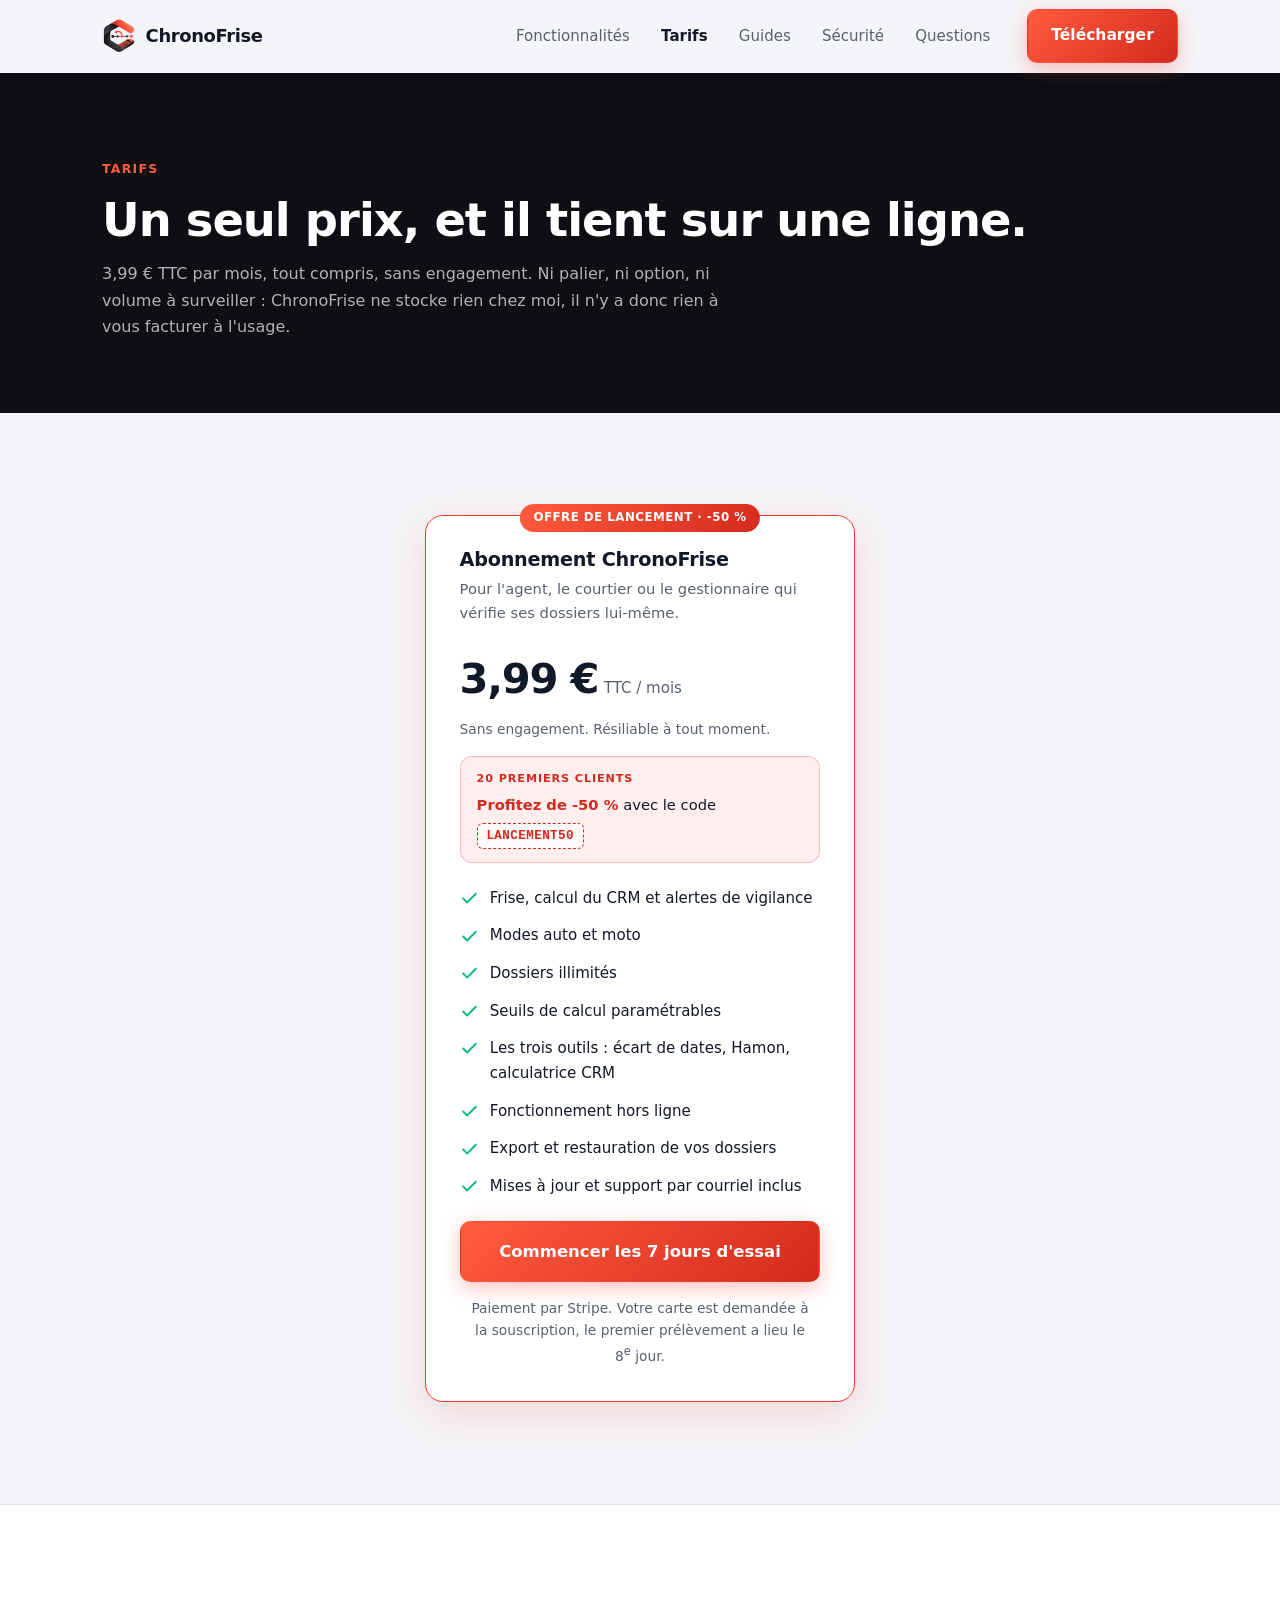
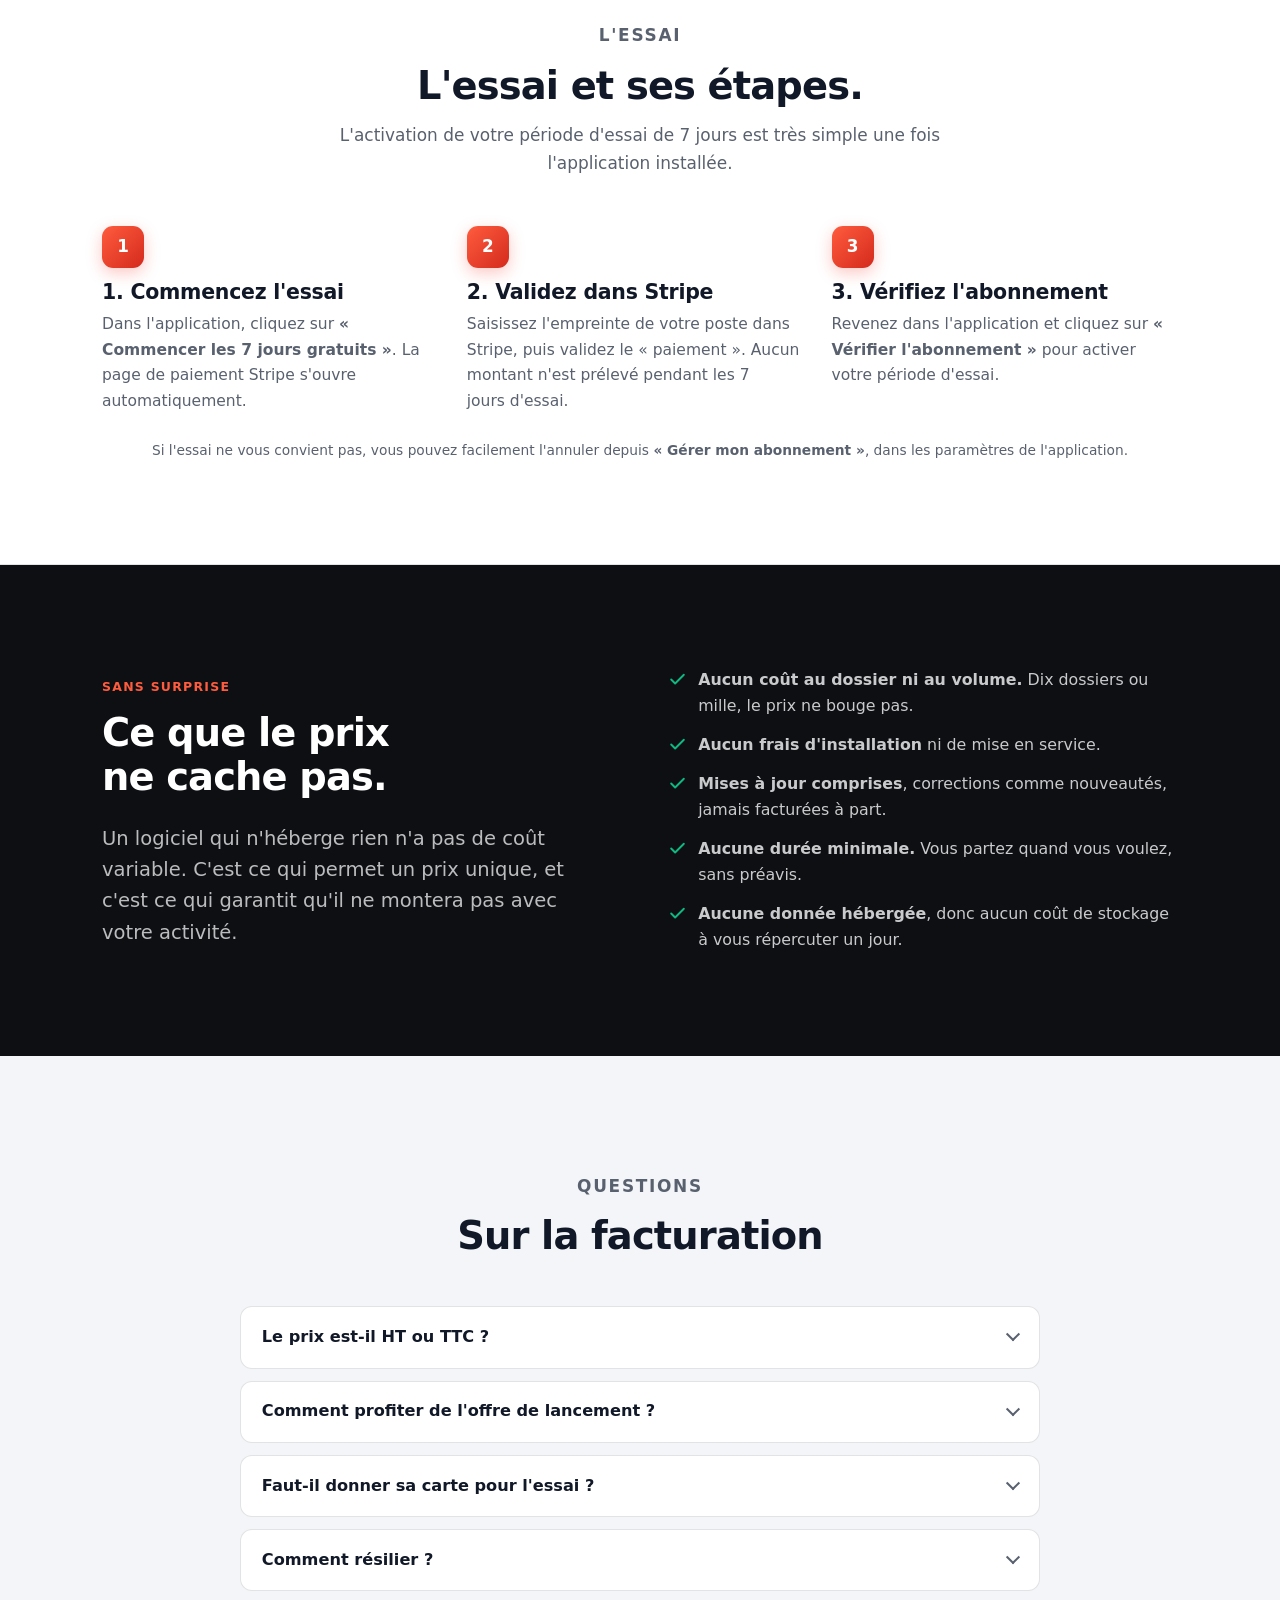
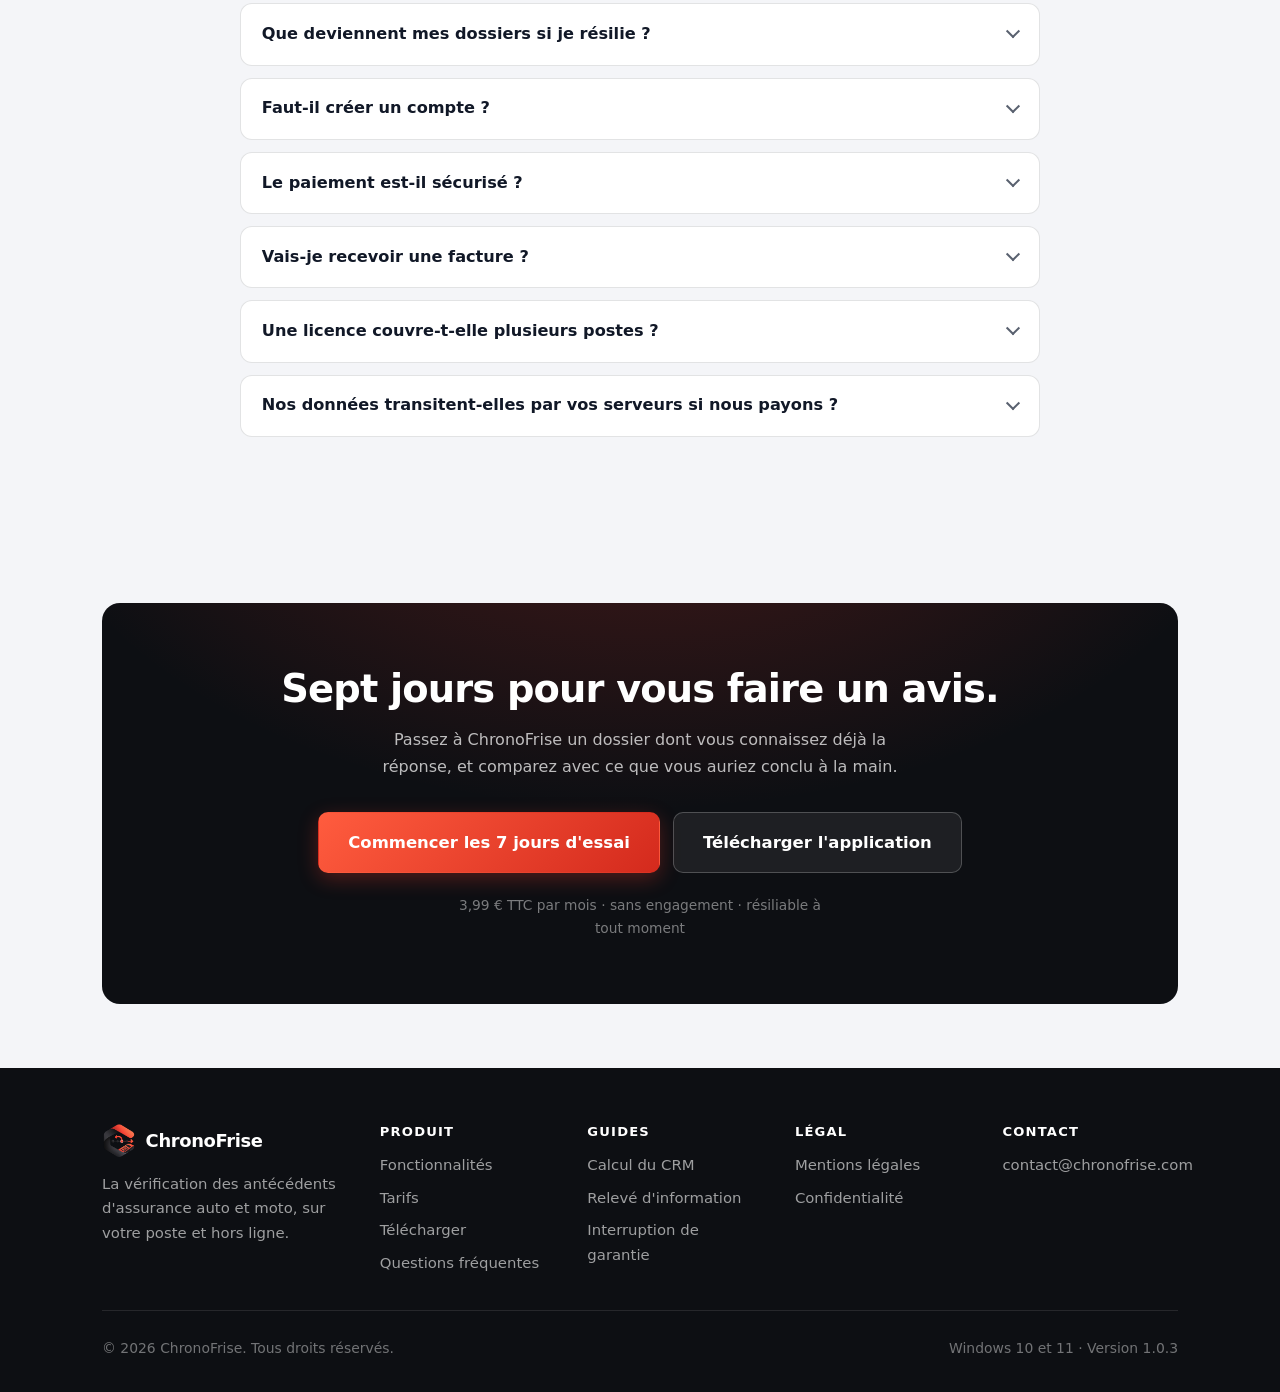
<file: tarifs.html>
<!DOCTYPE html>
<html lang="fr">
<head>
<meta charset="utf-8">
<meta name="viewport" content="width=device-width, initial-scale=1">

<title>Tarifs : 3,99 € par mois, 7 jours d'essai | ChronoFrise</title>
<meta name="description" content="ChronoFrise coûte 3,99 € TTC par mois, sans engagement, avec 7 jours d'essai gratuit. Offre de lancement : -50 % avec le code LANCEMENT50.">
<link rel="canonical" href="https://chronofrise.com/tarifs">

<meta name="theme-color" content="#0d0f13">
<meta name="robots" content="index, follow, max-image-preview:large">

<meta property="og:type" content="website">
<meta property="og:locale" content="fr_FR">
<meta property="og:site_name" content="ChronoFrise">
<meta property="og:url" content="https://chronofrise.com/tarifs">
<meta property="og:title" content="Tarifs : 3,99 € par mois, 7 jours d'essai">
<meta property="og:description" content="Offre de lancement : -50 % pour les 20 premiers clients avec le code LANCEMENT50. Un seul prix, tout compris, sans engagement.">
<meta property="og:image" content="https://chronofrise.com/assets/img/Chronofrise.png">
<meta property="og:image:width" content="1964">
<meta property="og:image:height" content="965">
<meta property="og:image:alt" content="La fenêtre de ChronoFrise : saisie des antécédents à gauche, tableau des périodes au centre, frise chronologique à droite.">
<meta name="twitter:card" content="summary_large_image">
<meta name="twitter:title" content="Tarifs : 3,99 € par mois, 7 jours d'essai | ChronoFrise">
<meta name="twitter:description" content="Offre de lancement : -50 % pour les 20 premiers clients avec le code LANCEMENT50. Un seul prix, tout compris, sans engagement.">
<meta name="twitter:image" content="https://chronofrise.com/assets/img/Chronofrise.png">
<meta name="twitter:image:alt" content="La fenêtre de ChronoFrise : saisie des antécédents à gauche, tableau des périodes au centre, frise chronologique à droite.">

<link rel="icon" href="favicon.ico" sizes="any">
<link rel="apple-touch-icon" href="assets/img/logo-chronofrise-256.png">
<link rel="stylesheet" href="assets/css/style.css?v=20260909b">

<script type="application/ld+json">
{
  "@context": "https://schema.org",
  "@graph": [
    {
      "@type": "BreadcrumbList",
      "itemListElement": [
        { "@type": "ListItem", "position": 1, "name": "Accueil", "item": "https://chronofrise.com/" },
        { "@type": "ListItem", "position": 2, "name": "Tarifs", "item": "https://chronofrise.com/tarifs" }
      ]
    },
    {
      "@type": "Product",
      "name": "ChronoFrise",
      "description": "Application de bureau de vérification des antécédents d'assurance auto et moto.",
      "image": "https://chronofrise.com/assets/img/logo-chronofrise-256.png",
      "brand": { "@type": "Brand", "name": "ChronoFrise" },
      "offers": {
        "@type": "Offer",
        "url": "https://chronofrise.com/tarifs",
        "price": "3.99",
        "priceCurrency": "EUR",
        "availability": "https://schema.org/InStock",
        "description": "Abonnement mensuel, 7 jours d'essai gratuit, sans engagement. Offre de lancement : 50 % de réduction pour les 20 premiers clients avec le code LANCEMENT50.",
        "priceSpecification": {
          "@type": "UnitPriceSpecification",
          "price": "3.99",
          "priceCurrency": "EUR",
          "valueAddedTaxIncluded": true,
          "billingIncrement": 1,
          "unitCode": "MON",
          "unitText": "mois"
        }
      }
    }
  ]
}
</script>
</head>

<body>
<a class="skip-link" href="#contenu">Aller au contenu</a>

<header class="site-header">
  <div class="wrap nav">
    <a class="brand" href="index.html">
      <img src="assets/img/logo-chronofrise-256.png" alt="" width="34" height="34">
      <span>ChronoFrise</span>
    </a>

    <nav aria-label="Navigation principale">
      <ul class="nav-links" id="nav-menu" hidden>
        <li><a href="fonctionnalites.html">Fonctionnalités</a></li>
        <li><a href="tarifs.html" aria-current="page">Tarifs</a></li>
        <li><a href="guides/index.html">Guides</a></li>
        <li><a href="index.html#securite">Sécurité</a></li>
        <li><a href="index.html#faq">Questions</a></li>
        <li class="nav-mobile-cta"><a href="telechargement/index.html">Télécharger</a></li>
      </ul>
    </nav>

    <div class="nav-cta">
      <a class="btn btn-primary" href="telechargement/index.html">Télécharger</a>
      <button class="nav-toggle" type="button" aria-expanded="false" aria-controls="nav-menu" aria-label="Ouvrir le menu">
        <svg class="icon-open" viewBox="0 0 24 24" fill="none" stroke="currentColor" stroke-width="2" stroke-linecap="round" aria-hidden="true"><path d="M3 6h18M3 12h18M3 18h18"/></svg>
        <svg class="icon-close" viewBox="0 0 24 24" fill="none" stroke="currentColor" stroke-width="2" stroke-linecap="round" aria-hidden="true"><path d="M6 6l12 12M18 6L6 18"/></svg>
      </button>
    </div>
  </div>
</header>

<main id="contenu">

  <div class="page-head">
    <div class="wrap">
      <p class="eyebrow" style="color: var(--coral-bright);">Tarifs</p>
      <h1>Un seul prix, et il tient sur une ligne.</h1>
      <p>
        3,99 € TTC par mois, tout compris, sans engagement. Ni palier, ni option, ni volume à
        surveiller : ChronoFrise ne stocke rien chez moi, il n'y a donc rien à vous facturer
        à l'usage.
      </p>
    </div>
  </div>

  <section>
    <div class="wrap">
      <div class="pricing pricing-solo">
        <article class="plan is-featured">
          <span class="plan-tag">Offre de lancement · -50 %</span>

          <h3>Abonnement ChronoFrise</h3>
          <p class="plan-for">
            Pour l'agent, le courtier ou le gestionnaire qui vérifie ses dossiers lui-même.
          </p>

          <p class="plan-price">
            <span class="amount">3,99 €</span><span class="period">TTC / mois</span>
          </p>
          <p class="plan-note">Sans engagement. Résiliable à tout moment.</p>

          <div class="launch-offer" aria-label="Offre de lancement">
            <span class="launch-offer-label">20 premiers clients</span>
            <span><strong>Profitez de -50 %</strong> avec le code</span>
            <code class="promo-code">LANCEMENT50</code>
          </div>

          <ul class="checklist">
            <li><svg viewBox="0 0 24 24" fill="none" stroke="currentColor" stroke-width="2.4" stroke-linecap="round" stroke-linejoin="round" aria-hidden="true"><path d="M20 6L9 17l-5-5"/></svg><span>Frise, calcul du CRM et alertes de vigilance</span></li>
            <li><svg viewBox="0 0 24 24" fill="none" stroke="currentColor" stroke-width="2.4" stroke-linecap="round" stroke-linejoin="round" aria-hidden="true"><path d="M20 6L9 17l-5-5"/></svg><span>Modes auto et moto</span></li>
            <li><svg viewBox="0 0 24 24" fill="none" stroke="currentColor" stroke-width="2.4" stroke-linecap="round" stroke-linejoin="round" aria-hidden="true"><path d="M20 6L9 17l-5-5"/></svg><span>Dossiers illimités</span></li>
            <li><svg viewBox="0 0 24 24" fill="none" stroke="currentColor" stroke-width="2.4" stroke-linecap="round" stroke-linejoin="round" aria-hidden="true"><path d="M20 6L9 17l-5-5"/></svg><span>Seuils de calcul paramétrables</span></li>
            <li><svg viewBox="0 0 24 24" fill="none" stroke="currentColor" stroke-width="2.4" stroke-linecap="round" stroke-linejoin="round" aria-hidden="true"><path d="M20 6L9 17l-5-5"/></svg><span>Les trois outils : écart de dates, Hamon, calculatrice CRM</span></li>
            <li><svg viewBox="0 0 24 24" fill="none" stroke="currentColor" stroke-width="2.4" stroke-linecap="round" stroke-linejoin="round" aria-hidden="true"><path d="M20 6L9 17l-5-5"/></svg><span>Fonctionnement hors ligne</span></li>
            <li><svg viewBox="0 0 24 24" fill="none" stroke="currentColor" stroke-width="2.4" stroke-linecap="round" stroke-linejoin="round" aria-hidden="true"><path d="M20 6L9 17l-5-5"/></svg><span>Export et restauration de vos dossiers</span></li>
            <li><svg viewBox="0 0 24 24" fill="none" stroke="currentColor" stroke-width="2.4" stroke-linecap="round" stroke-linejoin="round" aria-hidden="true"><path d="M20 6L9 17l-5-5"/></svg><span>Mises à jour et support par courriel inclus</span></li>
          </ul>

          <!-- La souscription se fait depuis l'application après son installation. -->
          <a class="btn btn-primary btn-block btn-lg" href="telechargement/index.html">Commencer les 7 jours d'essai</a>

          <p class="plan-note center" style="margin-top: 0.9rem;">
            Paiement par Stripe. Votre carte est demandée à la souscription,
            le premier prélèvement a lieu le 8<sup>e</sup> jour.
          </p>
        </article>
      </div>
    </div>
  </section>

  <section class="band-soft">
    <div class="wrap">
      <div class="section-head centered">
        <p class="eyebrow">L'essai</p>
        <h2>L'essai et ses étapes.</h2>
        <p>
          L'activation de votre période d'essai de 7 jours est très simple une fois
          l'application installée.
        </p>
      </div>

      <div class="steps">
        <article class="step reveal">
          <h3>1. Commencez l'essai</h3>
          <p>
            Dans l'application, cliquez sur <strong>« Commencer les 7 jours gratuits »</strong>.
            La page de paiement Stripe s'ouvre automatiquement.
          </p>
        </article>
        <article class="step reveal">
          <h3>2. Validez dans Stripe</h3>
          <p>
            Saisissez l'empreinte de votre poste dans Stripe, puis validez le « paiement ».
            Aucun montant n'est prélevé pendant les 7 jours d'essai.
          </p>
        </article>
        <article class="step reveal">
          <h3>3. Vérifiez l'abonnement</h3>
          <p>
            Revenez dans l'application et cliquez sur
            <strong>« Vérifier l'abonnement »</strong> pour activer votre période d'essai.
          </p>
        </article>
      </div>

      <p class="plan-note center" style="margin-top: 1.5rem;">
        Si l'essai ne vous convient pas, vous pouvez facilement l'annuler depuis
        <strong>« Gérer mon abonnement »</strong>, dans les paramètres de l'application.
      </p>
    </div>
  </section>

  <section class="band-dark">
    <div class="wrap">
      <div class="split">
        <div>
          <p class="eyebrow">Sans surprise</p>
          <h2>Ce que le prix ne cache pas.</h2>
          <p class="lead mt-2" style="color: rgba(255,255,255,0.72);">
            Un logiciel qui n'héberge rien n'a pas de coût variable. C'est ce qui permet un
            prix unique, et c'est ce qui garantit qu'il ne montera pas avec votre activité.
          </p>
        </div>

        <ul class="checklist">
          <li>
            <svg viewBox="0 0 24 24" fill="none" stroke="currentColor" stroke-width="2.4" stroke-linecap="round" stroke-linejoin="round" aria-hidden="true"><path d="M20 6L9 17l-5-5"/></svg>
            <span><strong>Aucun coût au dossier ni au volume.</strong> Dix dossiers ou mille, le prix ne bouge pas.</span>
          </li>
          <li>
            <svg viewBox="0 0 24 24" fill="none" stroke="currentColor" stroke-width="2.4" stroke-linecap="round" stroke-linejoin="round" aria-hidden="true"><path d="M20 6L9 17l-5-5"/></svg>
            <span><strong>Aucun frais d'installation</strong> ni de mise en service.</span>
          </li>
          <li>
            <svg viewBox="0 0 24 24" fill="none" stroke="currentColor" stroke-width="2.4" stroke-linecap="round" stroke-linejoin="round" aria-hidden="true"><path d="M20 6L9 17l-5-5"/></svg>
            <span><strong>Mises à jour comprises</strong>, corrections comme nouveautés, jamais facturées à part.</span>
          </li>
          <li>
            <svg viewBox="0 0 24 24" fill="none" stroke="currentColor" stroke-width="2.4" stroke-linecap="round" stroke-linejoin="round" aria-hidden="true"><path d="M20 6L9 17l-5-5"/></svg>
            <span><strong>Aucune durée minimale.</strong> Vous partez quand vous voulez, sans préavis.</span>
          </li>
          <li>
            <svg viewBox="0 0 24 24" fill="none" stroke="currentColor" stroke-width="2.4" stroke-linecap="round" stroke-linejoin="round" aria-hidden="true"><path d="M20 6L9 17l-5-5"/></svg>
            <span><strong>Aucune donnée hébergée</strong>, donc aucun coût de stockage à vous répercuter un jour.</span>
          </li>
        </ul>
      </div>
    </div>
  </section>

  <section>
    <div class="wrap">
      <div class="section-head centered">
        <p class="eyebrow">Questions</p>
        <h2>Sur la facturation</h2>
      </div>

      <div class="faq">
        <details>
          <summary>Le prix est-il HT ou TTC ?</summary>
          <div class="faq-body">
            <p>
              TTC. Les 3,99 € annoncés sont exactement le montant prélevé chaque mois, taxes
              comprises. Il n'y a pas de second prix à découvrir au moment de payer.
            </p>
          </div>
        </details>

        <details>
          <summary>Comment profiter de l'offre de lancement ?</summary>
          <div class="faq-body">
            <p>
              Saisissez le code <code class="promo-code">LANCEMENT50</code> lors de la
              souscription. Les 20 premiers clients bénéficient de 50 % de réduction.
            </p>
          </div>
        </details>

        <details>
          <summary>Faut-il donner sa carte pour l'essai ?</summary>
          <div class="faq-body">
            <p>
              Oui. L'abonnement démarre à la souscription et votre carte est enregistrée par
              Stripe, mais aucun montant n'est prélevé pendant les sept premiers jours.
            </p>
            <p>
              Si vous arrêtez avant le 8<sup>e</sup> jour, vous ne payez rien du tout.
            </p>
          </div>
        </details>

        <details>
          <summary>Comment résilier ?</summary>
          <div class="faq-body">
            <ol>
              <li>Dans ChronoFrise, cliquez sur <strong>« Gérer mon abonnement »</strong>.</li>
              <li>Sur la page Stripe, saisissez l'adresse e-mail renseignée lors du paiement de l'abonnement, puis validez-la.</li>
              <li>Dans le portail client, cliquez sur votre plan actif.</li>
              <li>Cliquez sur <strong>« Résilier l'offre »</strong>, puis confirmez.</li>
            </ol>
            <p>
              La résiliation est sans frais. Si vous rencontrez une difficulté,
              <a href="mailto:contact@chronofrise.com?subject=Aide%20pour%20r%C3%A9silier%20ChronoFrise">écrivez-moi</a>
              et je vous aiderai.
            </p>
          </div>
        </details>

        <details>
          <summary>Que deviennent mes dossiers si je résilie ?</summary>
          <div class="faq-body">
            <p>
              Ils restent sur votre poste : ils n'ont jamais été ailleurs. L'application cesse
              d'ouvrir de nouveaux dossiers, mais la fonction d'export reste accessible pour
              récupérer l'ensemble de vos données dans un fichier.
            </p>
            <p>
              Si vous vous réabonnez plus tard, vous retrouvez vos dossiers tels quels.
            </p>
          </div>
        </details>

        <details>
          <summary>Faut-il créer un compte ?</summary>
          <div class="faq-body">
            <p>
              Non. Vous recevez une clé de licence par courriel et vous la collez une fois dans
              l'application. Il n'y a ni identifiant, ni mot de passe, ni espace client à
              gérer, et donc rien à révoquer au départ d'un collaborateur.
            </p>
          </div>
        </details>

        <details>
          <summary>Le paiement est-il sécurisé ?</summary>
          <div class="faq-body">
            <p>
              Le paiement est traité par Stripe, prestataire certifié PCI DSS de niveau 1. Vos
              coordonnées bancaires sont saisies chez lui et ne transitent jamais par moi :
              je ne les vois pas et ne les conserve pas.
            </p>
          </div>
        </details>

        <details>
          <summary>Vais-je recevoir une facture ?</summary>
          <div class="faq-body">
            <p>
              Oui, automatiquement par courriel à chaque prélèvement. L'historique complet de
              vos factures reste téléchargeable depuis le portail client Stripe.
            </p>
          </div>
        </details>

        <details>
          <summary>Une licence couvre-t-elle plusieurs postes ?</summary>
          <div class="faq-body">
            <p>
              Non, une clé vaut pour un poste. Il n'existe pas encore d'offre multi-postes pour
              les cabinets et les services de souscription.
            </p>
            <p>
              Si c'est votre cas,
              <a href="mailto:contact@chronofrise.com?subject=Besoin%20multi-postes%20ChronoFrise">écrivez-moi</a> :
              c'est le genre de demande qui décide de ce que je construis ensuite.
            </p>
          </div>
        </details>

        <details>
          <summary>Nos données transitent-elles par vos serveurs si nous payons ?</summary>
          <div class="faq-body">
            <p>
              Non, et l'abonnement n'y change rien. ChronoFrise n'a pas de serveur de dossiers.
              Le détail figure dans la
              <a href="confidentialite.html">politique de confidentialité</a>.
            </p>
          </div>
        </details>
      </div>
    </div>
  </section>

  <section class="section-tight">
    <div class="wrap">
      <div class="cta-final">
        <h2>Sept jours pour vous faire un avis.</h2>
        <p>
          Passez à ChronoFrise un dossier dont vous connaissez déjà la réponse,
          et comparez avec ce que vous auriez conclu à la main.
        </p>
        <div class="btn-row">
          <a class="btn btn-primary btn-lg" href="telechargement/index.html">Commencer les 7 jours d'essai</a>
          <a class="btn btn-lg btn-on-dark" href="telechargement/index.html">Télécharger l'application</a>
        </div>
        <p class="fine">3,99 € TTC par mois · sans engagement · résiliable à tout moment</p>
      </div>
    </div>
  </section>

</main>

<footer class="site-footer">
  <div class="wrap">
    <div class="footer-grid">
      <div>
        <a class="brand" href="index.html">
          <img src="assets/img/logo-chronofrise-256.png" alt="" width="34" height="34">
          <span>ChronoFrise</span>
        </a>
        <p>
          La vérification des antécédents d'assurance auto et moto,
          sur votre poste et hors ligne.
        </p>
      </div>
      <div>
        <h4>Produit</h4>
        <ul>
          <li><a href="fonctionnalites.html">Fonctionnalités</a></li>
          <li><a href="tarifs.html">Tarifs</a></li>
          <li><a href="telechargement/index.html">Télécharger</a></li>
          <li><a href="index.html#faq">Questions fréquentes</a></li>
        </ul>
      </div>
      <div>
        <h4>Guides</h4>
        <ul>
          <li><a href="guides/calcul-crm-bonus-malus.html">Calcul du CRM</a></li>
          <li><a href="guides/releve-information-assurance.html">Relevé d'information</a></li>
          <li><a href="guides/interruption-assurance-perte-bonus.html">Interruption de garantie</a></li>
        </ul>
      </div>

      <div>
        <h4>Légal</h4>
        <ul>
          <li><a href="mentions-legales.html">Mentions légales</a></li>
          <li><a href="confidentialite.html">Confidentialité</a></li>
        </ul>
      </div>
      <div>
        <h4>Contact</h4>
        <ul>
          <li><a href="mailto:contact@chronofrise.com">contact@chronofrise.com</a></li>
        </ul>
      </div>
    </div>
    <div class="footer-bottom">
      <span>© 2026 ChronoFrise. Tous droits réservés.</span>
      <span>Windows 10 et 11 · Version <span data-app-version>1.0.3</span></span>
    </div>
  </div>
</footer>

<script src="assets/js/main.js" defer></script>
</body>
</html>
</file>
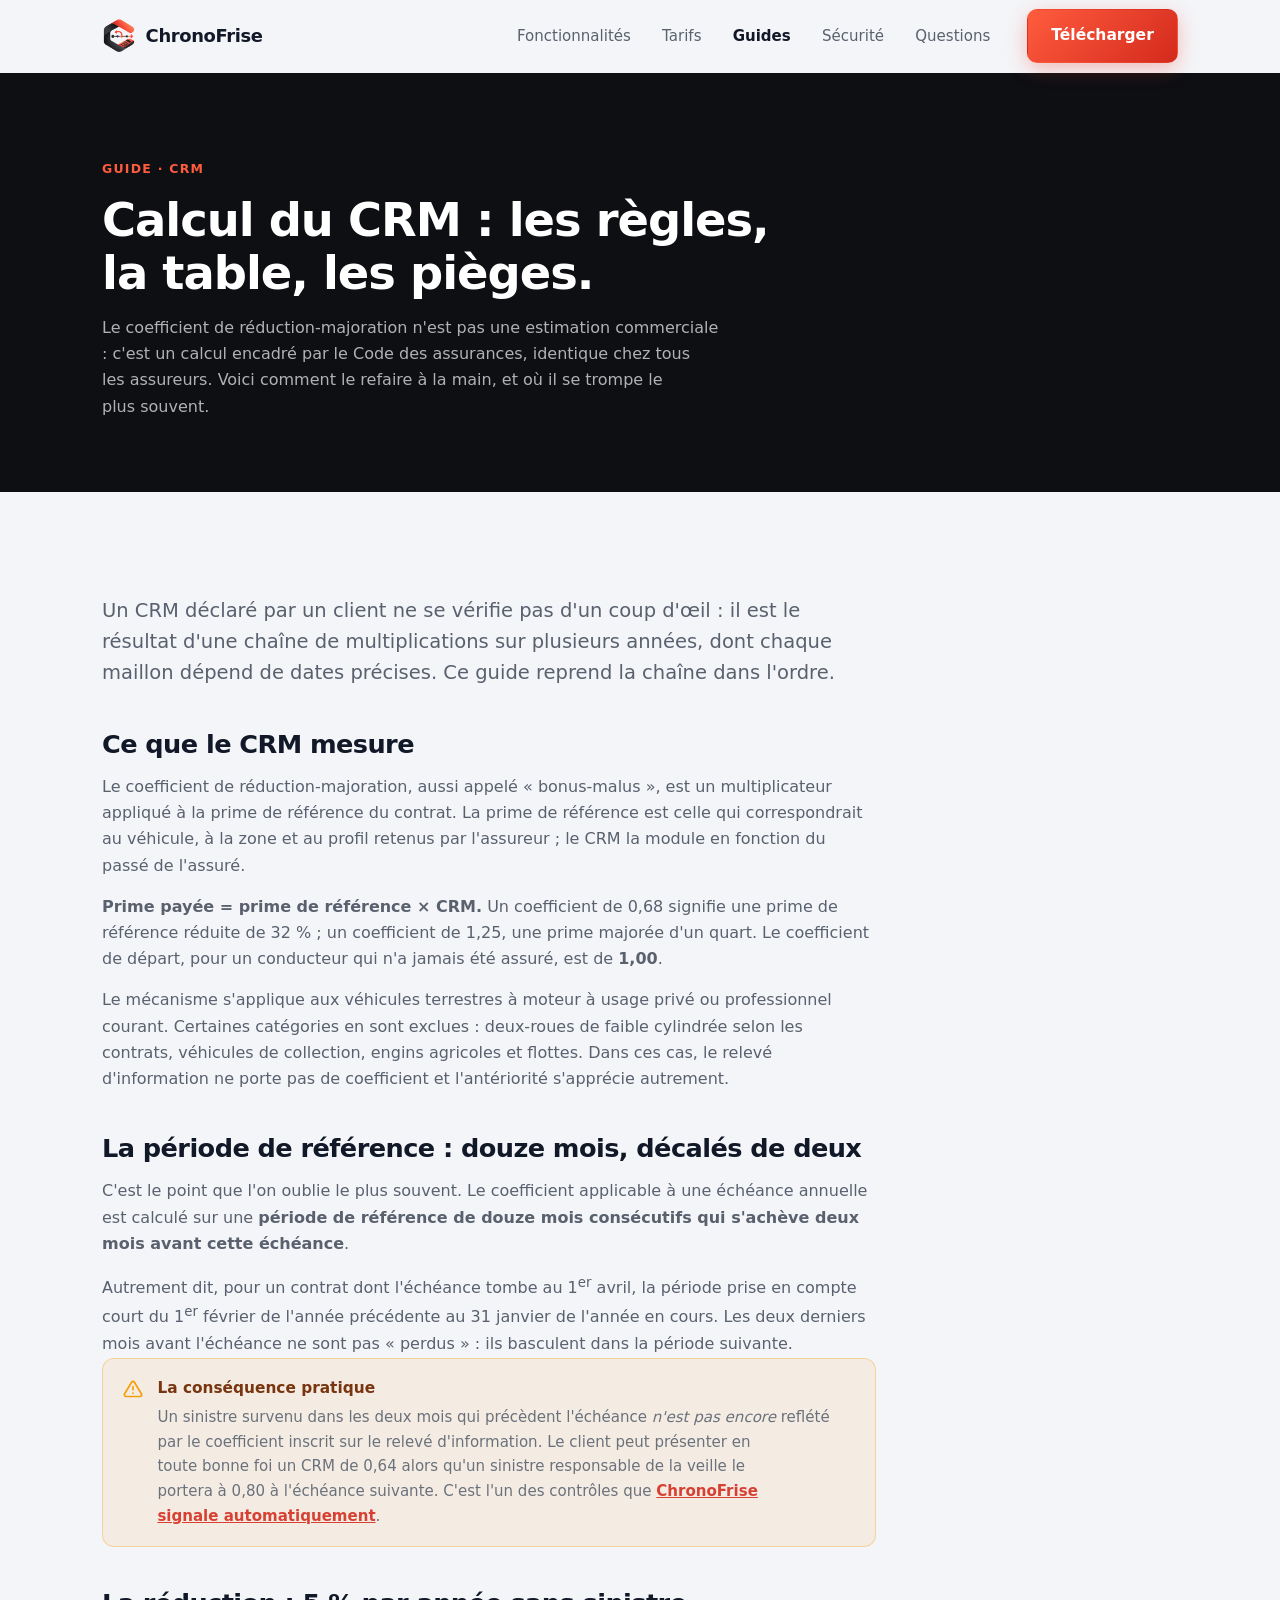
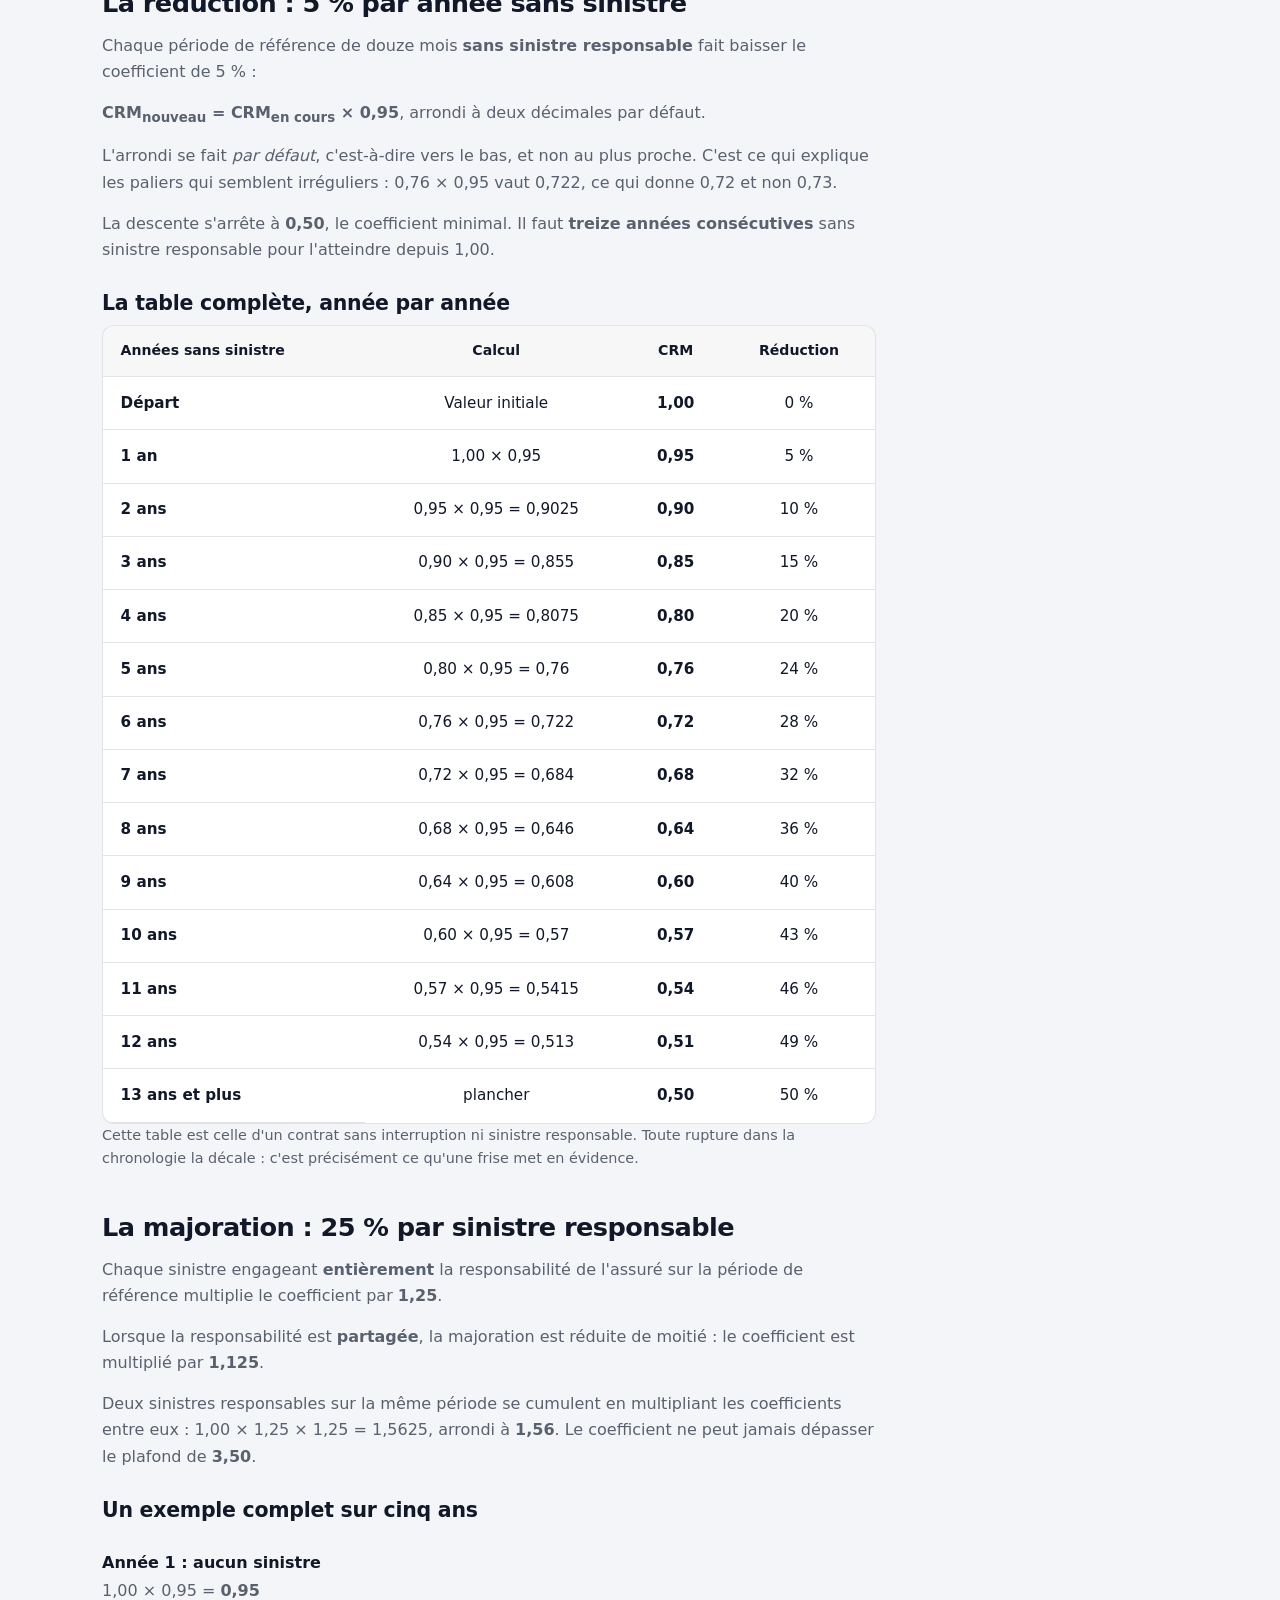
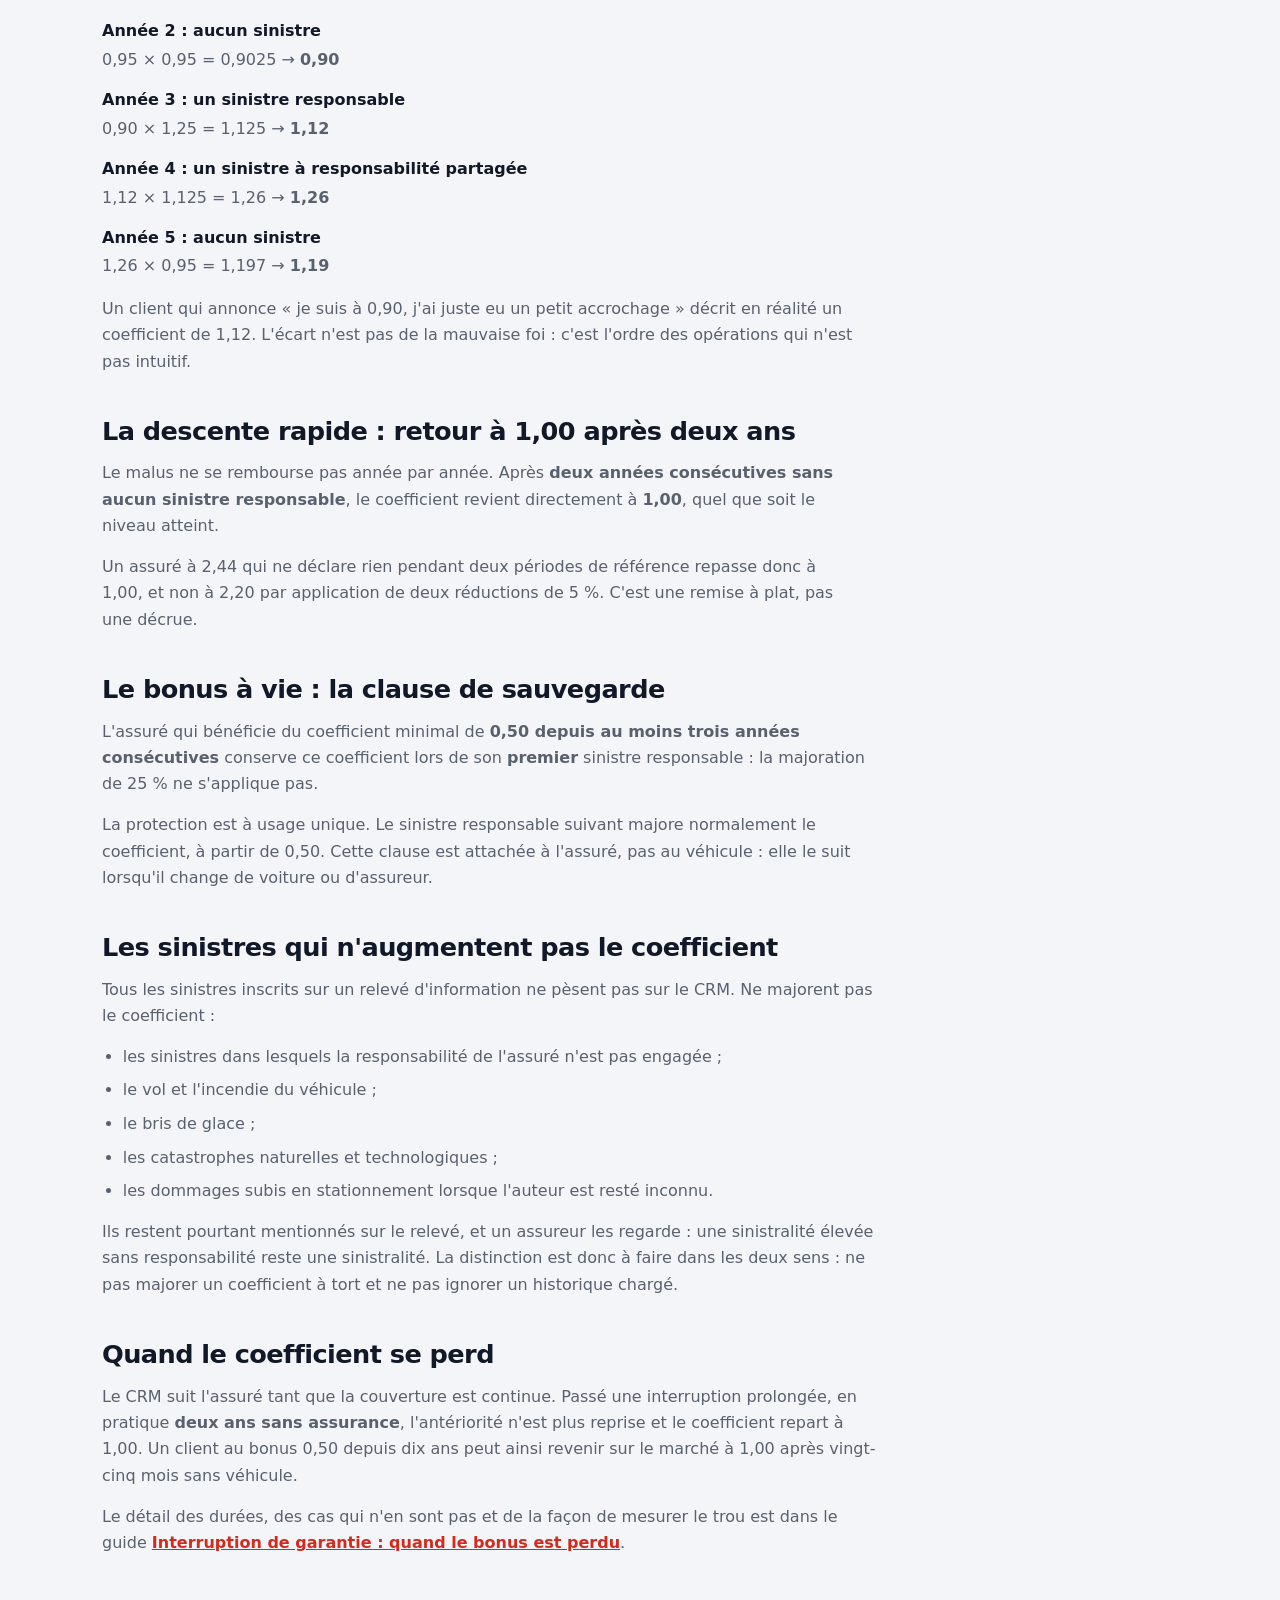
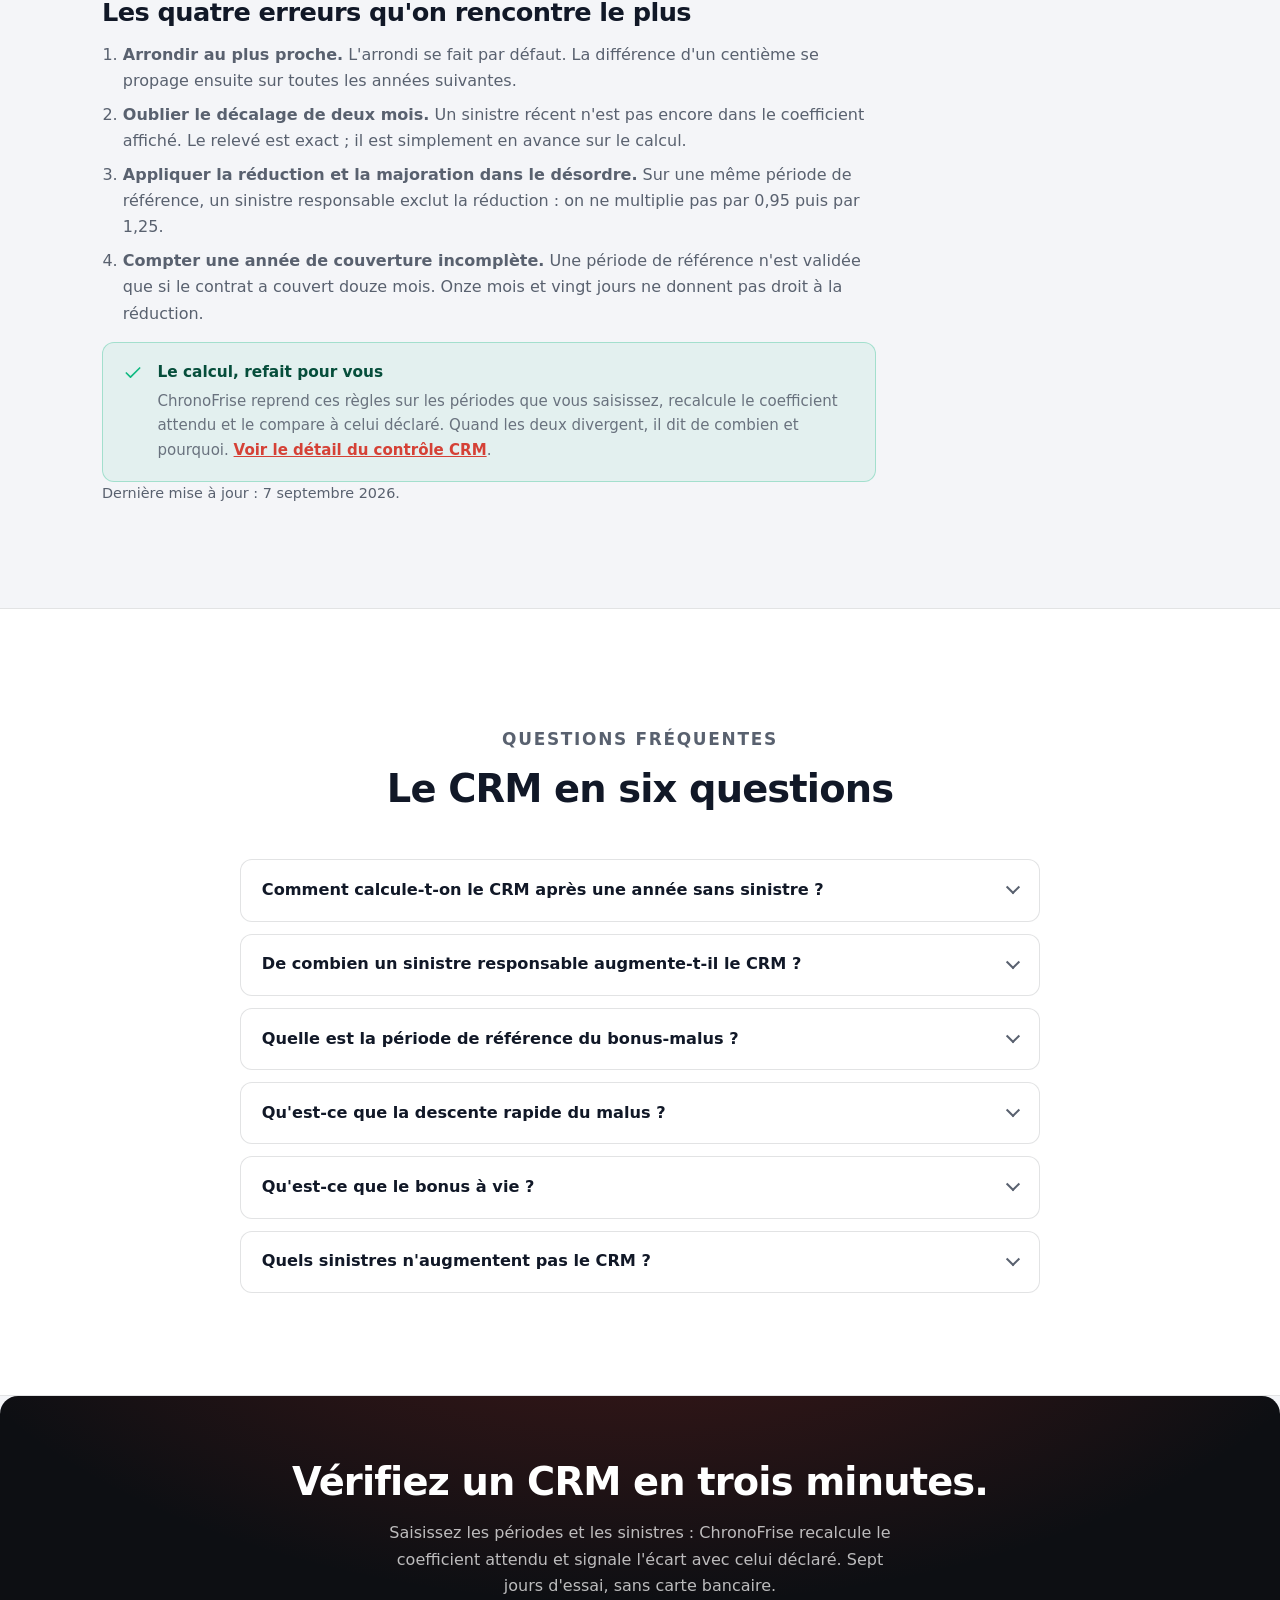
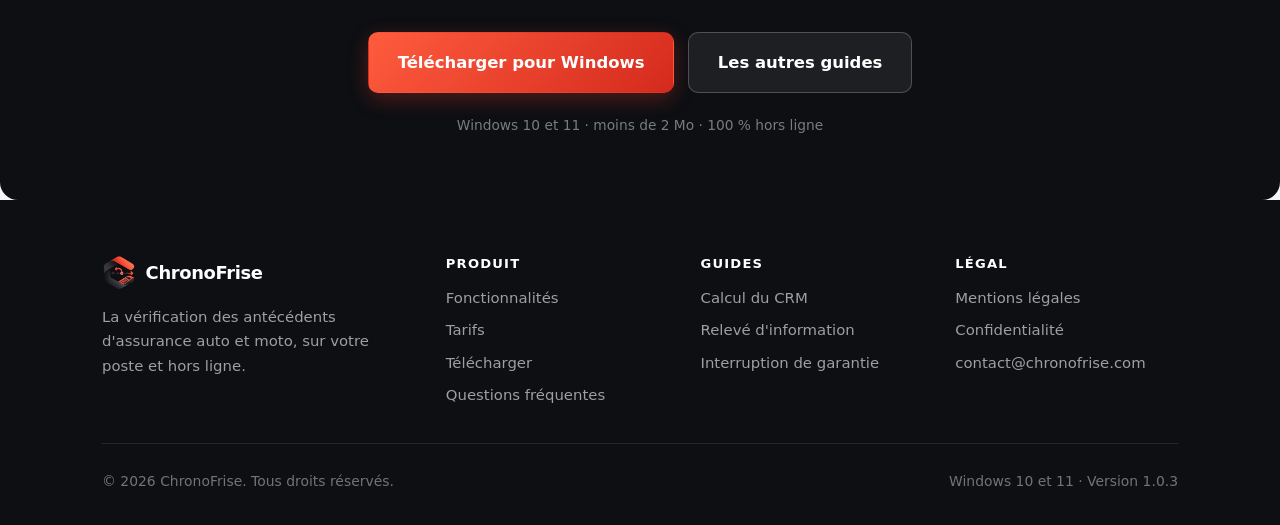
<file: guides/calcul-crm-bonus-malus.html>
<!DOCTYPE html>
<html lang="fr">
<head>
<meta charset="utf-8">
<meta name="viewport" content="width=device-width, initial-scale=1">

<title>Calcul du CRM (bonus-malus) : règles et table | ChronoFrise</title>
<meta name="description" content="Période de référence, réduction de 5 % par année sans sinistre, majoration de 25 %, plancher 0,50, plafond 3,50, descente rapide. Table des 13 années.">
<link rel="canonical" href="https://chronofrise.com/guides/calcul-crm-bonus-malus">

<meta name="theme-color" content="#0d0f13">
<meta name="robots" content="index, follow, max-image-preview:large">

<meta property="og:type" content="article">
<meta property="og:locale" content="fr_FR">
<meta property="og:site_name" content="ChronoFrise">
<meta property="og:url" content="https://chronofrise.com/guides/calcul-crm-bonus-malus">
<meta property="og:title" content="Calcul du CRM (bonus-malus) : règles, table et exemples">
<meta property="og:description" content="Période de référence, réduction de 5 %, majoration de 25 %, plancher 0,50, plafond 3,50, descente rapide et bonus à vie. Avec la table des 13 années.">
<meta property="og:image" content="https://chronofrise.com/assets/img/Chronofrise.png">
<meta property="og:image:width" content="1964">
<meta property="og:image:height" content="965">
<meta property="og:image:alt" content="La fenêtre de ChronoFrise : saisie des antécédents à gauche, tableau des périodes au centre, frise chronologique à droite.">
<meta name="twitter:card" content="summary_large_image">
<meta name="twitter:title" content="Calcul du CRM (bonus-malus) : règles, table et exemples">
<meta name="twitter:description" content="Période de référence, réduction de 5 %, majoration de 25 %, plancher 0,50, plafond 3,50. Avec la table des 13 années.">
<meta name="twitter:image" content="https://chronofrise.com/assets/img/Chronofrise.png">

<link rel="icon" href="../favicon.ico" sizes="any">
<link rel="apple-touch-icon" href="../assets/img/logo-chronofrise-256.png">
<link rel="stylesheet" href="../assets/css/style.css?v=20260909b">

<script type="application/ld+json">
{
  "@context": "https://schema.org",
  "@graph": [
    {
      "@type": "BreadcrumbList",
      "itemListElement": [
        { "@type": "ListItem", "position": 1, "name": "Accueil", "item": "https://chronofrise.com/" },
        { "@type": "ListItem", "position": 2, "name": "Guides", "item": "https://chronofrise.com/guides/" },
        { "@type": "ListItem", "position": 3, "name": "Calcul du CRM", "item": "https://chronofrise.com/guides/calcul-crm-bonus-malus" }
      ]
    },
    {
      "@type": "Article",
      "@id": "https://chronofrise.com/guides/calcul-crm-bonus-malus#article",
      "headline": "Calcul du CRM (bonus-malus) : règles, table et exemples",
      "description": "Comment se calcule le coefficient de réduction-majoration : période de référence, réduction de 5 % par année sans sinistre, majoration de 25 % par sinistre responsable, plancher 0,50 et plafond 3,50.",
      "inLanguage": "fr-FR",
      "datePublished": "2026-09-07",
      "dateModified": "2026-09-08",
      "author": { "@id": "https://chronofrise.com/#organisation" },
      "publisher": { "@id": "https://chronofrise.com/#organisation" },
      "isPartOf": { "@id": "https://chronofrise.com/#site" },
      "mainEntityOfPage": "https://chronofrise.com/guides/calcul-crm-bonus-malus",
      "about": [
        { "@type": "Thing", "name": "Coefficient de réduction-majoration" },
        { "@type": "Thing", "name": "Bonus-malus" },
        { "@type": "Thing", "name": "Assurance automobile" }
      ]
    },
    {
      "@type": "FAQPage",
      "@id": "https://chronofrise.com/guides/calcul-crm-bonus-malus#faq",
      "mainEntity": [
        {
          "@type": "Question",
          "name": "Comment calcule-t-on le CRM après une année sans sinistre ?",
          "acceptedAnswer": {
            "@type": "Answer",
            "text": "On multiplie le coefficient en cours par 0,95, puis on arrondit à deux décimales par défaut. Un CRM de 1,00 devient 0,95 ; un CRM de 0,76 devient 0,72 (0,722 tronqué). La réduction s'arrête au plancher de 0,50, atteint après treize années consécutives sans sinistre responsable."
          }
        },
        {
          "@type": "Question",
          "name": "De combien un sinistre responsable augmente-t-il le CRM ?",
          "acceptedAnswer": {
            "@type": "Answer",
            "text": "De 25 % : le coefficient est multiplié par 1,25 pour un sinistre dont la responsabilité est entière. Si la responsabilité est partagée, la majoration est de moitié, soit une multiplication par 1,125. Plusieurs sinistres sur la même période de référence se cumulent en multipliant les coefficients entre eux, sans jamais dépasser le plafond de 3,50."
          }
        },
        {
          "@type": "Question",
          "name": "Quelle est la période de référence du bonus-malus ?",
          "acceptedAnswer": {
            "@type": "Answer",
            "text": "Douze mois consécutifs qui s'achèvent deux mois avant l'échéance annuelle du contrat. C'est la raison pour laquelle un sinistre survenu dans les deux mois précédant l'échéance n'apparaît pas encore dans le CRM affiché sur le relevé d'information : il sera pris en compte à l'échéance suivante."
          }
        },
        {
          "@type": "Question",
          "name": "Qu'est-ce que la descente rapide du malus ?",
          "acceptedAnswer": {
            "@type": "Answer",
            "text": "Après deux années consécutives sans aucun sinistre responsable, le coefficient revient directement à 1,00, quel que soit le niveau de malus atteint. Un assuré à 2,44 qui ne déclare rien pendant deux ans repasse donc à 1,00, et non à 2,20."
          }
        },
        {
          "@type": "Question",
          "name": "Qu'est-ce que le bonus à vie ?",
          "acceptedAnswer": {
            "@type": "Answer",
            "text": "Un assuré qui bénéficie du coefficient minimal de 0,50 depuis au moins trois années consécutives conserve ce coefficient lors de son premier sinistre responsable : la majoration ne s'applique pas. Elle redevient applicable dès le sinistre suivant. Cette clause de sauvegarde reste attachée à l'assuré et non au véhicule."
          }
        },
        {
          "@type": "Question",
          "name": "Quels sinistres n'augmentent pas le CRM ?",
          "acceptedAnswer": {
            "@type": "Answer",
            "text": "Les sinistres sans responsabilité de l'assuré, ainsi que le vol, l'incendie, le bris de glace, les catastrophes naturelles et technologiques. Un accident en stationnement dont l'auteur est resté inconnu n'entraîne pas non plus de majoration. Ces sinistres figurent malgré tout sur le relevé d'information et pèsent souvent dans l'acceptation du risque."
          }
        }
      ]
    }
  ]
}
</script>
</head>

<body>
<a class="skip-link" href="#contenu">Aller au contenu</a>

<header class="site-header">
  <div class="wrap nav">
    <a class="brand" href="../index.html">
      <img src="../assets/img/logo-chronofrise-256.png" alt="" width="34" height="34">
      <span>ChronoFrise</span>
    </a>

    <nav aria-label="Navigation principale">
      <ul class="nav-links" id="nav-menu" hidden>
        <li><a href="../fonctionnalites.html">Fonctionnalités</a></li>
        <li><a href="../tarifs.html">Tarifs</a></li>
        <li><a href="index.html" aria-current="page">Guides</a></li>
        <li><a href="../index.html#securite">Sécurité</a></li>
        <li><a href="../index.html#faq">Questions</a></li>
        <li class="nav-mobile-cta"><a href="../telechargement/index.html">Télécharger</a></li>
      </ul>
    </nav>

    <div class="nav-cta">
      <a class="btn btn-primary" href="../telechargement/index.html">Télécharger</a>
      <button class="nav-toggle" type="button" aria-expanded="false" aria-controls="nav-menu" aria-label="Ouvrir le menu">
        <svg class="icon-open" viewBox="0 0 24 24" fill="none" stroke="currentColor" stroke-width="2" stroke-linecap="round" aria-hidden="true"><path d="M3 6h18M3 12h18M3 18h18"/></svg>
        <svg class="icon-close" viewBox="0 0 24 24" fill="none" stroke="currentColor" stroke-width="2" stroke-linecap="round" aria-hidden="true"><path d="M6 6l12 12M18 6L6 18"/></svg>
      </button>
    </div>
  </div>
</header>

<main id="contenu">

  <div class="page-head">
    <div class="wrap">
      <p class="eyebrow" style="color: var(--coral-bright);">Guide · CRM</p>
      <h1>Calcul du CRM : les règles, la table, les pièges.</h1>
      <p>
        Le coefficient de réduction-majoration n'est pas une estimation commerciale : c'est un
        calcul encadré par le Code des assurances, identique chez tous les assureurs. Voici
        comment le refaire à la main, et où il se trompe le plus souvent.
      </p>
    </div>
  </div>

  <section>
    <div class="wrap">
      <div class="prose">

        <p class="lead">
          Un CRM déclaré par un client ne se vérifie pas d'un coup d'œil : il est le résultat
          d'une chaîne de multiplications sur plusieurs années, dont chaque maillon dépend de
          dates précises. Ce guide reprend la chaîne dans l'ordre.
        </p>

        <h2 id="definition">Ce que le CRM mesure</h2>
        <p>
          Le coefficient de réduction-majoration, aussi appelé « bonus-malus », est un multiplicateur
          appliqué à la prime de référence du contrat. La prime de référence est celle qui
          correspondrait au véhicule, à la zone et au profil retenus par l'assureur ; le CRM la
          module en fonction du passé de l'assuré.
        </p>
        <p>
          <strong>Prime payée = prime de référence × CRM.</strong> Un coefficient de 0,68
          signifie une prime de référence réduite de 32 % ; un coefficient de 1,25, une prime
          majorée d'un quart. Le coefficient de départ, pour un conducteur qui n'a jamais été
          assuré, est de <strong>1,00</strong>.
        </p>
        <p>
          Le mécanisme s'applique aux véhicules terrestres à moteur à usage privé ou
          professionnel courant. Certaines catégories en sont exclues : deux-roues de faible
          cylindrée selon les contrats, véhicules de collection, engins agricoles et flottes.
          Dans ces cas, le relevé d'information ne porte pas de coefficient et l'antériorité
          s'apprécie autrement.
        </p>

        <h2 id="periode">La période de référence : douze mois, décalés de deux</h2>
        <p>
          C'est le point que l'on oublie le plus souvent. Le coefficient applicable à une
          échéance annuelle est calculé sur une <strong>période de référence de douze mois
          consécutifs qui s'achève deux mois avant cette échéance</strong>.
        </p>
        <p>
          Autrement dit, pour un contrat dont l'échéance tombe au 1<sup>er</sup> avril, la
          période prise en compte court du 1<sup>er</sup> février de l'année précédente au
          31 janvier de l'année en cours. Les deux derniers mois avant l'échéance ne sont pas
          « perdus » : ils basculent dans la période suivante.
        </p>

        <div class="callout is-amber">
          <svg viewBox="0 0 24 24" fill="none" stroke="currentColor" stroke-width="2" stroke-linecap="round" stroke-linejoin="round" aria-hidden="true"><path d="M12 9v4M12 17h.01M10.29 3.86 1.82 18a2 2 0 0 0 1.71 3h16.94a2 2 0 0 0 1.71-3L13.71 3.86a2 2 0 0 0-3.42 0z"/></svg>
          <div>
            <strong>La conséquence pratique</strong>
            <p>
              Un sinistre survenu dans les deux mois qui précèdent l'échéance
              <em>n'est pas encore</em> reflété par le coefficient inscrit sur le relevé
              d'information. Le client peut présenter en toute bonne foi un CRM de 0,64 alors
              qu'un sinistre responsable de la veille le portera à 0,80 à l'échéance suivante.
              C'est l'un des contrôles que
              <a href="../fonctionnalites.html#alertes">ChronoFrise signale automatiquement</a>.
            </p>
          </div>
        </div>

        <h2 id="reduction">La réduction : 5 % par année sans sinistre</h2>
        <p>
          Chaque période de référence de douze mois <strong>sans sinistre responsable</strong>
          fait baisser le coefficient de 5 % :
        </p>
        <p><strong>CRM<sub>nouveau</sub> = CRM<sub>en cours</sub> × 0,95</strong>, arrondi à deux décimales par défaut.</p>
        <p>
          L'arrondi se fait <em>par défaut</em>, c'est-à-dire vers le bas, et non au plus
          proche. C'est ce qui explique les paliers qui semblent irréguliers : 0,76 × 0,95 vaut
          0,722, ce qui donne 0,72 et non 0,73.
        </p>
        <p>
          La descente s'arrête à <strong>0,50</strong>, le coefficient minimal. Il faut
          <strong>treize années consécutives</strong> sans sinistre responsable pour l'atteindre
          depuis 1,00.
        </p>

        <h3>La table complète, année par année</h3>
        <div class="table-scroll">
          <table class="compare">
            <caption class="visually-hidden">Évolution du coefficient de réduction-majoration sur treize années sans sinistre responsable</caption>
            <thead>
              <tr>
                <th scope="col">Années sans sinistre</th>
                <th scope="col">Calcul</th>
                <th scope="col">CRM</th>
                <th scope="col">Réduction</th>
              </tr>
            </thead>
            <tbody>
              <tr><th scope="row">Départ</th><td>Valeur initiale</td><td><strong>1,00</strong></td><td>0 %</td></tr>
              <tr><th scope="row">1 an</th><td>1,00 × 0,95</td><td><strong>0,95</strong></td><td>5 %</td></tr>
              <tr><th scope="row">2 ans</th><td>0,95 × 0,95 = 0,9025</td><td><strong>0,90</strong></td><td>10 %</td></tr>
              <tr><th scope="row">3 ans</th><td>0,90 × 0,95 = 0,855</td><td><strong>0,85</strong></td><td>15 %</td></tr>
              <tr><th scope="row">4 ans</th><td>0,85 × 0,95 = 0,8075</td><td><strong>0,80</strong></td><td>20 %</td></tr>
              <tr><th scope="row">5 ans</th><td>0,80 × 0,95 = 0,76</td><td><strong>0,76</strong></td><td>24 %</td></tr>
              <tr><th scope="row">6 ans</th><td>0,76 × 0,95 = 0,722</td><td><strong>0,72</strong></td><td>28 %</td></tr>
              <tr><th scope="row">7 ans</th><td>0,72 × 0,95 = 0,684</td><td><strong>0,68</strong></td><td>32 %</td></tr>
              <tr><th scope="row">8 ans</th><td>0,68 × 0,95 = 0,646</td><td><strong>0,64</strong></td><td>36 %</td></tr>
              <tr><th scope="row">9 ans</th><td>0,64 × 0,95 = 0,608</td><td><strong>0,60</strong></td><td>40 %</td></tr>
              <tr><th scope="row">10 ans</th><td>0,60 × 0,95 = 0,57</td><td><strong>0,57</strong></td><td>43 %</td></tr>
              <tr><th scope="row">11 ans</th><td>0,57 × 0,95 = 0,5415</td><td><strong>0,54</strong></td><td>46 %</td></tr>
              <tr><th scope="row">12 ans</th><td>0,54 × 0,95 = 0,513</td><td><strong>0,51</strong></td><td>49 %</td></tr>
              <tr><th scope="row">13 ans et plus</th><td>plancher</td><td><strong>0,50</strong></td><td>50 %</td></tr>
            </tbody>
          </table>
        </div>
        <p class="muted" style="font-size: 0.9rem;">
          Cette table est celle d'un contrat sans interruption ni sinistre responsable. Toute
          rupture dans la chronologie la décale : c'est précisément ce qu'une frise met en
          évidence.
        </p>

        <h2 id="majoration">La majoration : 25 % par sinistre responsable</h2>
        <p>
          Chaque sinistre engageant <strong>entièrement</strong> la responsabilité de l'assuré
          sur la période de référence multiplie le coefficient par <strong>1,25</strong>.
        </p>
        <p>
          Lorsque la responsabilité est <strong>partagée</strong>, la majoration est réduite de
          moitié : le coefficient est multiplié par <strong>1,125</strong>.
        </p>
        <p>
          Deux sinistres responsables sur la même période se cumulent en multipliant les
          coefficients entre eux : 1,00 × 1,25 × 1,25 = 1,5625, arrondi à
          <strong>1,56</strong>. Le coefficient ne peut jamais dépasser le plafond de
          <strong>3,50</strong>.
        </p>

        <h3>Un exemple complet sur cinq ans</h3>
        <dl>
          <dt>Année 1 : aucun sinistre</dt>
          <dd>1,00 × 0,95 = <strong>0,95</strong></dd>
          <dt>Année 2 : aucun sinistre</dt>
          <dd>0,95 × 0,95 = 0,9025 → <strong>0,90</strong></dd>
          <dt>Année 3 : un sinistre responsable</dt>
          <dd>0,90 × 1,25 = 1,125 → <strong>1,12</strong></dd>
          <dt>Année 4 : un sinistre à responsabilité partagée</dt>
          <dd>1,12 × 1,125 = 1,26 → <strong>1,26</strong></dd>
          <dt>Année 5 : aucun sinistre</dt>
          <dd>1,26 × 0,95 = 1,197 → <strong>1,19</strong></dd>
        </dl>
        <p>
          Un client qui annonce « je suis à 0,90, j'ai juste eu un petit accrochage » décrit en
          réalité un coefficient de 1,12. L'écart n'est pas de la mauvaise foi : c'est
          l'ordre des opérations qui n'est pas intuitif.
        </p>

        <h2 id="descente-rapide">La descente rapide : retour à 1,00 après deux ans</h2>
        <p>
          Le malus ne se rembourse pas année par année. Après
          <strong>deux années consécutives sans aucun sinistre responsable</strong>, le
          coefficient revient directement à <strong>1,00</strong>, quel que soit le niveau
          atteint.
        </p>
        <p>
          Un assuré à 2,44 qui ne déclare rien pendant deux périodes de référence repasse donc
          à 1,00, et non à 2,20 par application de deux réductions de 5 %. C'est une remise à
          plat, pas une décrue.
        </p>

        <h2 id="bonus-a-vie">Le bonus à vie : la clause de sauvegarde</h2>
        <p>
          L'assuré qui bénéficie du coefficient minimal de <strong>0,50 depuis au moins trois
          années consécutives</strong> conserve ce coefficient lors de son
          <strong>premier</strong> sinistre responsable : la majoration de 25 % ne s'applique
          pas.
        </p>
        <p>
          La protection est à usage unique. Le sinistre responsable suivant majore normalement
          le coefficient, à partir de 0,50. Cette clause est attachée à l'assuré, pas au
          véhicule : elle le suit lorsqu'il change de voiture ou d'assureur.
        </p>

        <h2 id="sans-effet">Les sinistres qui n'augmentent pas le coefficient</h2>
        <p>
          Tous les sinistres inscrits sur un relevé d'information ne pèsent pas sur le CRM. Ne
          majorent pas le coefficient :
        </p>
        <ul>
          <li>les sinistres dans lesquels la responsabilité de l'assuré n'est pas engagée ;</li>
          <li>le vol et l'incendie du véhicule ;</li>
          <li>le bris de glace ;</li>
          <li>les catastrophes naturelles et technologiques ;</li>
          <li>les dommages subis en stationnement lorsque l'auteur est resté inconnu.</li>
        </ul>
        <p>
          Ils restent pourtant mentionnés sur le relevé, et un assureur les regarde : une
          sinistralité élevée sans responsabilité reste une sinistralité. La distinction est
          donc à faire dans les deux sens : ne pas majorer un coefficient à tort et ne pas
          ignorer un historique chargé.
        </p>

        <h2 id="perte">Quand le coefficient se perd</h2>
        <p>
          Le CRM suit l'assuré tant que la couverture est continue. Passé une interruption
          prolongée, en pratique <strong>deux ans sans assurance</strong>, l'antériorité
          n'est plus reprise et le coefficient repart à 1,00. Un client au bonus 0,50 depuis
          dix ans peut ainsi revenir sur le marché à 1,00 après vingt-cinq mois sans véhicule.
        </p>
        <p>
          Le détail des durées, des cas qui n'en sont pas et de la façon de mesurer le trou est
          dans le guide
          <a href="interruption-assurance-perte-bonus.html">Interruption de garantie : quand le
          bonus est perdu</a>.
        </p>

        <h2 id="erreurs">Les quatre erreurs qu'on rencontre le plus</h2>
        <ol>
          <li>
            <strong>Arrondir au plus proche.</strong> L'arrondi se fait par défaut. La
            différence d'un centième se propage ensuite sur toutes les années suivantes.
          </li>
          <li>
            <strong>Oublier le décalage de deux mois.</strong> Un sinistre récent n'est pas
            encore dans le coefficient affiché. Le relevé est exact ; il est simplement en
            avance sur le calcul.
          </li>
          <li>
            <strong>Appliquer la réduction et la majoration dans le désordre.</strong> Sur une
            même période de référence, un sinistre responsable exclut la réduction : on ne
            multiplie pas par 0,95 puis par 1,25.
          </li>
          <li>
            <strong>Compter une année de couverture incomplète.</strong> Une période de
            référence n'est validée que si le contrat a couvert douze mois. Onze mois et vingt
            jours ne donnent pas droit à la réduction.
          </li>
        </ol>

        <div class="callout is-green">
          <svg viewBox="0 0 24 24" fill="none" stroke="currentColor" stroke-width="2" stroke-linecap="round" stroke-linejoin="round" aria-hidden="true"><path d="M20 6L9 17l-5-5"/></svg>
          <div>
            <strong>Le calcul, refait pour vous</strong>
            <p>
              ChronoFrise reprend ces règles sur les périodes que vous saisissez, recalcule le
              coefficient attendu et le compare à celui déclaré. Quand les deux divergent, il
              dit de combien et pourquoi.
              <a href="../fonctionnalites.html#crm">Voir le détail du contrôle CRM</a>.
            </p>
          </div>
        </div>

        <p class="updated muted">Dernière mise à jour : 7 septembre 2026.</p>

      </div>
    </div>
  </section>

  <section class="band-soft">
    <div class="wrap">
      <div class="section-head centered">
        <p class="eyebrow">Questions fréquentes</p>
        <h2>Le CRM en six questions</h2>
      </div>

      <div class="faq">
        <details>
          <summary>Comment calcule-t-on le CRM après une année sans sinistre ?</summary>
          <div class="faq-body">
            <p>
              On multiplie le coefficient en cours par 0,95, puis on arrondit à deux décimales
              par défaut. Un CRM de 1,00 devient 0,95 ; un CRM de 0,76 devient 0,72, puisque
              0,722 est tronqué et non arrondi au plus proche. La descente s'arrête au plancher
              de 0,50, atteint après treize années consécutives sans sinistre responsable.
            </p>
          </div>
        </details>

        <details>
          <summary>De combien un sinistre responsable augmente-t-il le CRM ?</summary>
          <div class="faq-body">
            <p>
              De 25 % : le coefficient est multiplié par 1,25 lorsque la responsabilité est
              entière, par 1,125 lorsqu'elle est partagée. Deux sinistres sur la même période
              de référence se cumulent en multipliant les coefficients entre eux. Le plafond
              est de 3,50.
            </p>
          </div>
        </details>

        <details>
          <summary>Quelle est la période de référence du bonus-malus ?</summary>
          <div class="faq-body">
            <p>
              Douze mois consécutifs qui s'achèvent deux mois avant l'échéance annuelle du
              contrat. C'est pour cette raison qu'un sinistre survenu juste avant l'échéance
              n'apparaît pas encore dans le coefficient inscrit sur le relevé d'information :
              il sera pris en compte à l'échéance suivante.
            </p>
          </div>
        </details>

        <details>
          <summary>Qu'est-ce que la descente rapide du malus ?</summary>
          <div class="faq-body">
            <p>
              Après deux années consécutives sans sinistre responsable, le coefficient revient
              directement à 1,00, quel que soit le malus atteint. Un assuré à 2,44 repasse donc
              à 1,00 après deux ans, et non à 2,20.
            </p>
          </div>
        </details>

        <details>
          <summary>Qu'est-ce que le bonus à vie ?</summary>
          <div class="faq-body">
            <p>
              Un assuré au coefficient minimal de 0,50 depuis au moins trois années
              consécutives conserve ce coefficient lors de son premier sinistre responsable :
              la majoration ne s'applique pas. Elle redevient applicable au sinistre suivant.
              La clause suit l'assuré, pas le véhicule.
            </p>
          </div>
        </details>

        <details>
          <summary>Quels sinistres n'augmentent pas le CRM ?</summary>
          <div class="faq-body">
            <p>
              Ceux dans lesquels la responsabilité n'est pas engagée, ainsi que le vol,
              l'incendie, le bris de glace, les catastrophes naturelles et technologiques, et
              les dommages en stationnement dont l'auteur est resté inconnu. Ils figurent
              malgré tout sur le relevé d'information et comptent dans l'appréciation du
              risque.
            </p>
          </div>
        </details>
      </div>
    </div>
  </section>

  <section class="cta-final">
    <div class="wrap center">
      <h2>Vérifiez un CRM en trois minutes.</h2>
      <p>
        Saisissez les périodes et les sinistres : ChronoFrise recalcule le coefficient attendu
        et signale l'écart avec celui déclaré. Sept jours d'essai, sans carte bancaire.
      </p>
      <div class="btn-row">
        <a class="btn btn-primary btn-lg" href="../telechargement/index.html">Télécharger pour Windows</a>
        <a class="btn btn-lg btn-on-dark" href="index.html">Les autres guides</a>
      </div>
      <p class="fine">Windows 10 et 11 · moins de 2 Mo · 100 % hors ligne</p>
    </div>
  </section>

</main>

<footer class="site-footer">
  <div class="wrap">
    <div class="footer-grid">
      <div>
        <a class="brand" href="../index.html">
          <img src="../assets/img/logo-chronofrise-256.png" alt="" width="34" height="34">
          <span>ChronoFrise</span>
        </a>
        <p>
          La vérification des antécédents d'assurance auto et moto,
          sur votre poste et hors ligne.
        </p>
      </div>
      <div>
        <h4>Produit</h4>
        <ul>
          <li><a href="../fonctionnalites.html">Fonctionnalités</a></li>
          <li><a href="../tarifs.html">Tarifs</a></li>
          <li><a href="../telechargement/index.html">Télécharger</a></li>
          <li><a href="../index.html#faq">Questions fréquentes</a></li>
        </ul>
      </div>
      <div>
        <h4>Guides</h4>
        <ul>
          <li><a href="calcul-crm-bonus-malus.html">Calcul du CRM</a></li>
          <li><a href="releve-information-assurance.html">Relevé d'information</a></li>
          <li><a href="interruption-assurance-perte-bonus.html">Interruption de garantie</a></li>
        </ul>
      </div>
      <div>
        <h4>Légal</h4>
        <ul>
          <li><a href="../mentions-legales.html">Mentions légales</a></li>
          <li><a href="../confidentialite.html">Confidentialité</a></li>
          <li><a href="mailto:contact@chronofrise.com">contact@chronofrise.com</a></li>
        </ul>
      </div>
    </div>
    <div class="footer-bottom">
      <span>© 2026 ChronoFrise. Tous droits réservés.</span>
      <span>Windows 10 et 11 · Version <span data-app-version>1.0.3</span></span>
    </div>
  </div>
</footer>

<script src="../assets/js/main.js" defer></script>
</body>
</html>
</file>
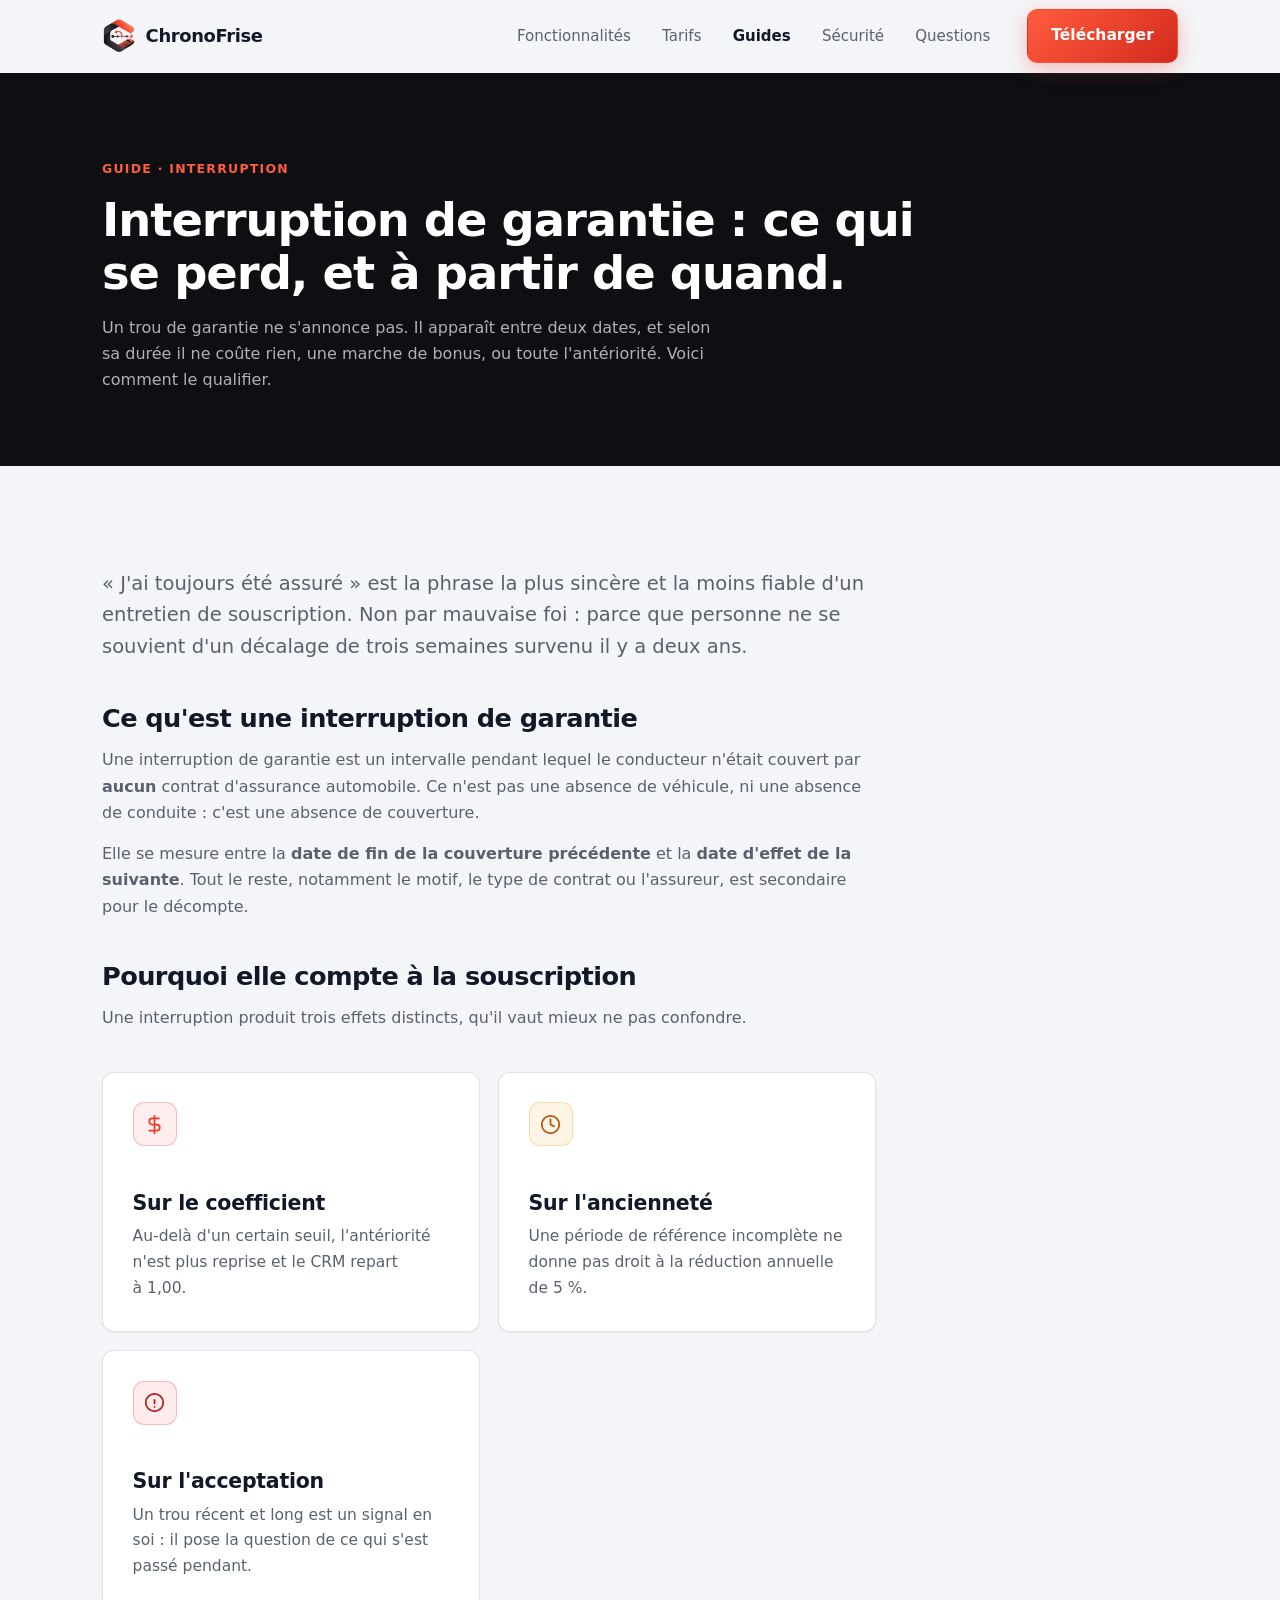
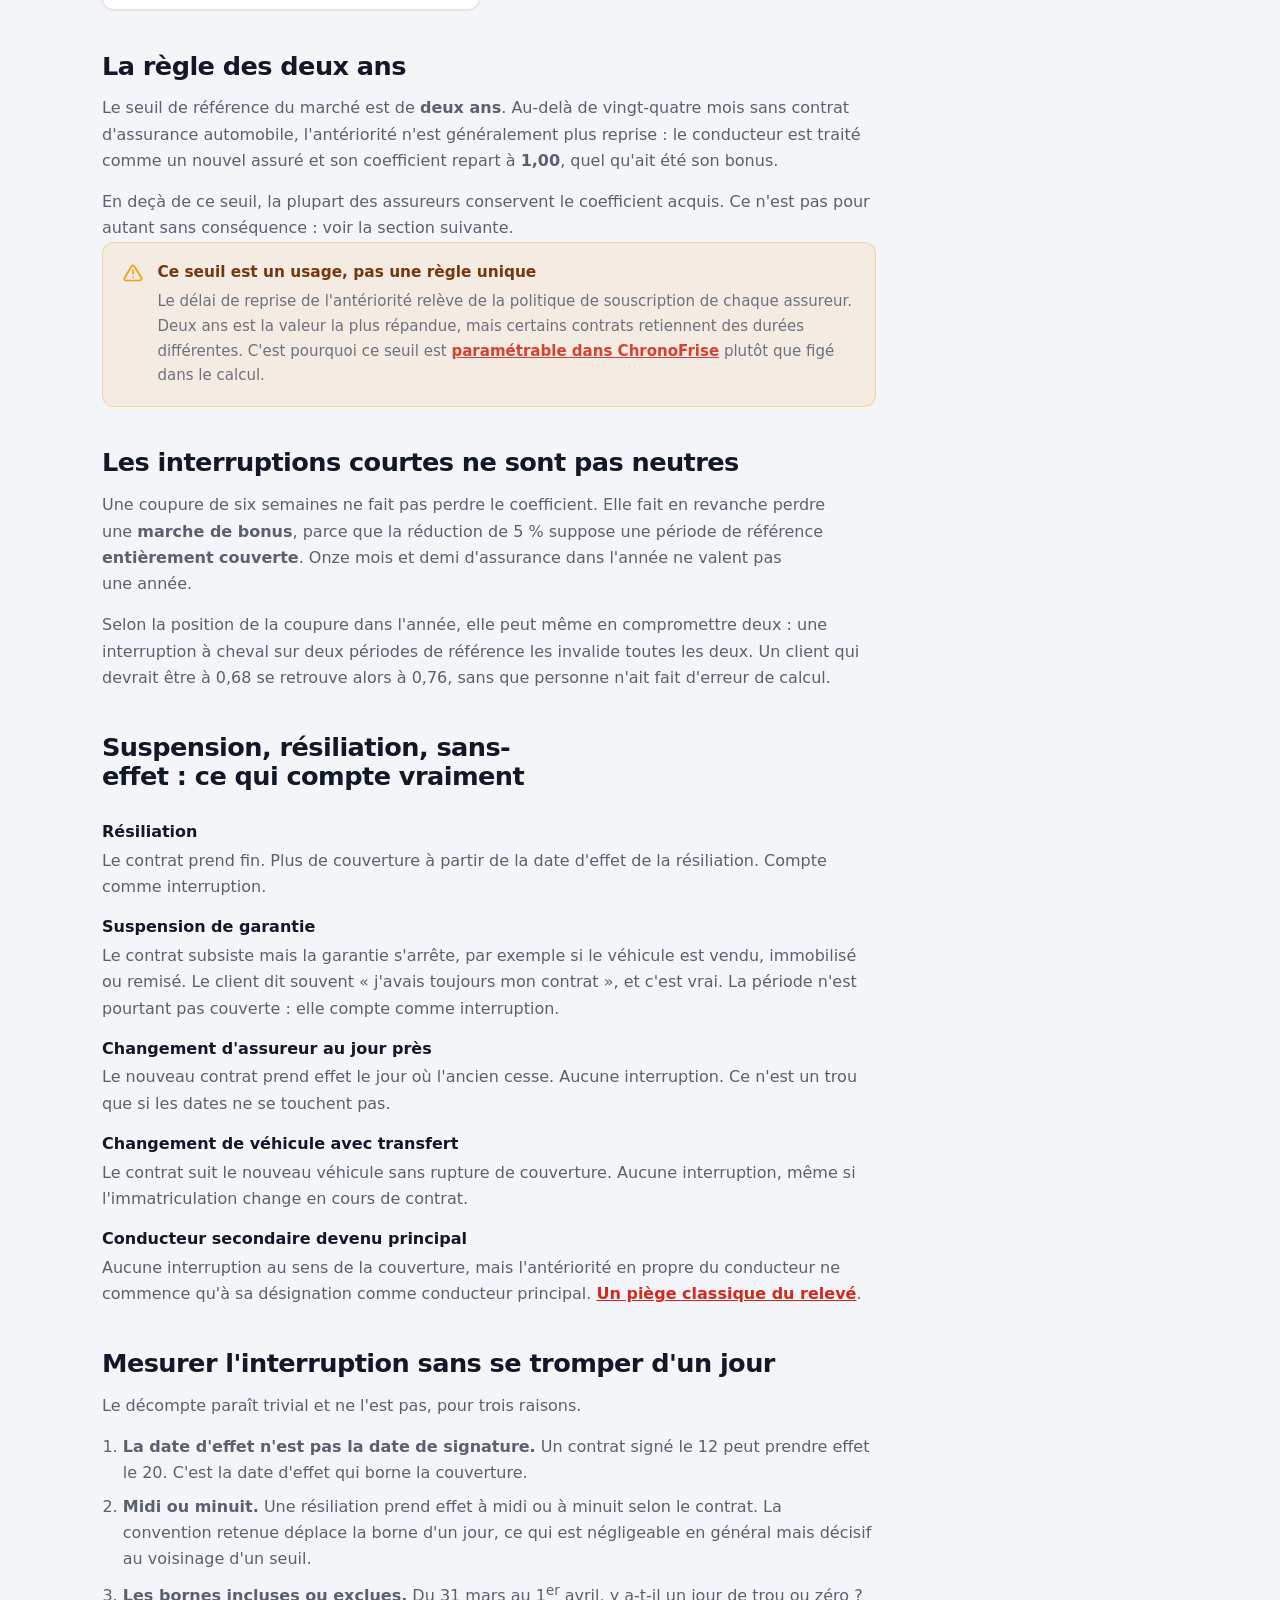
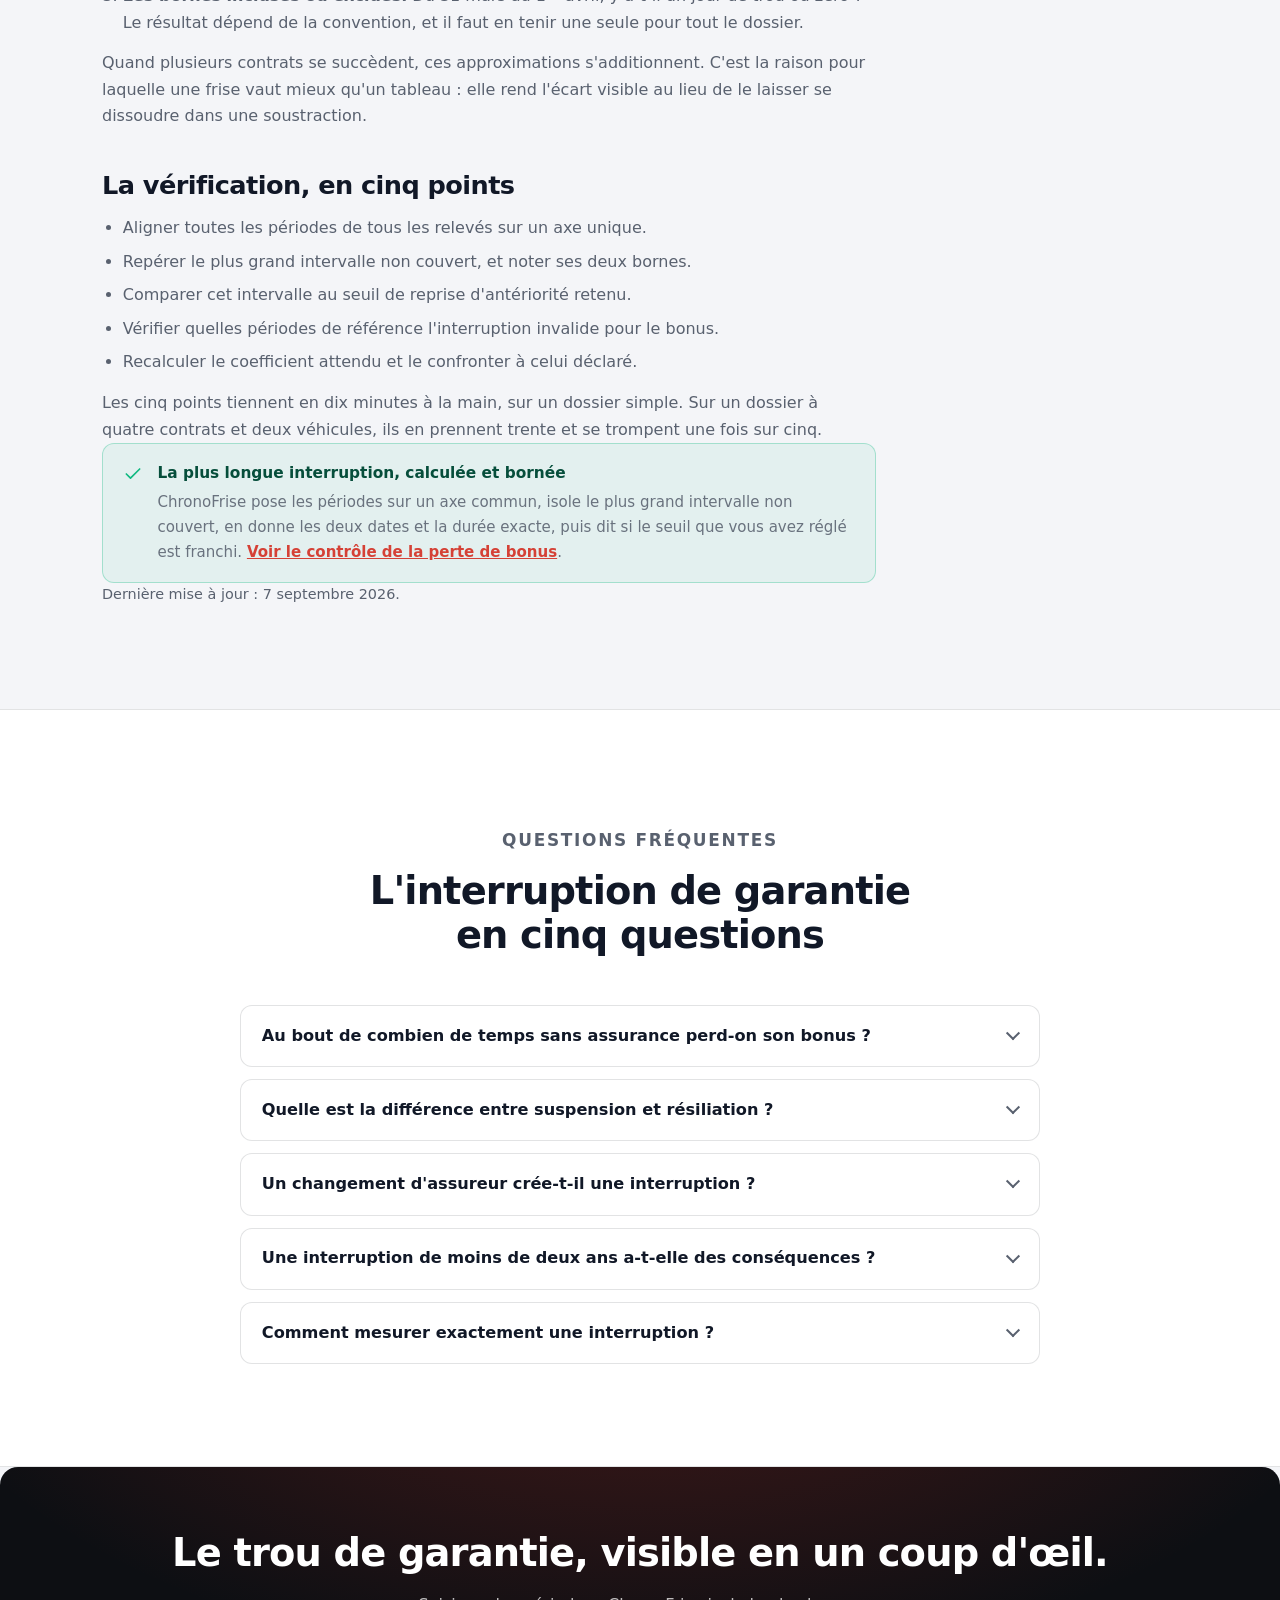
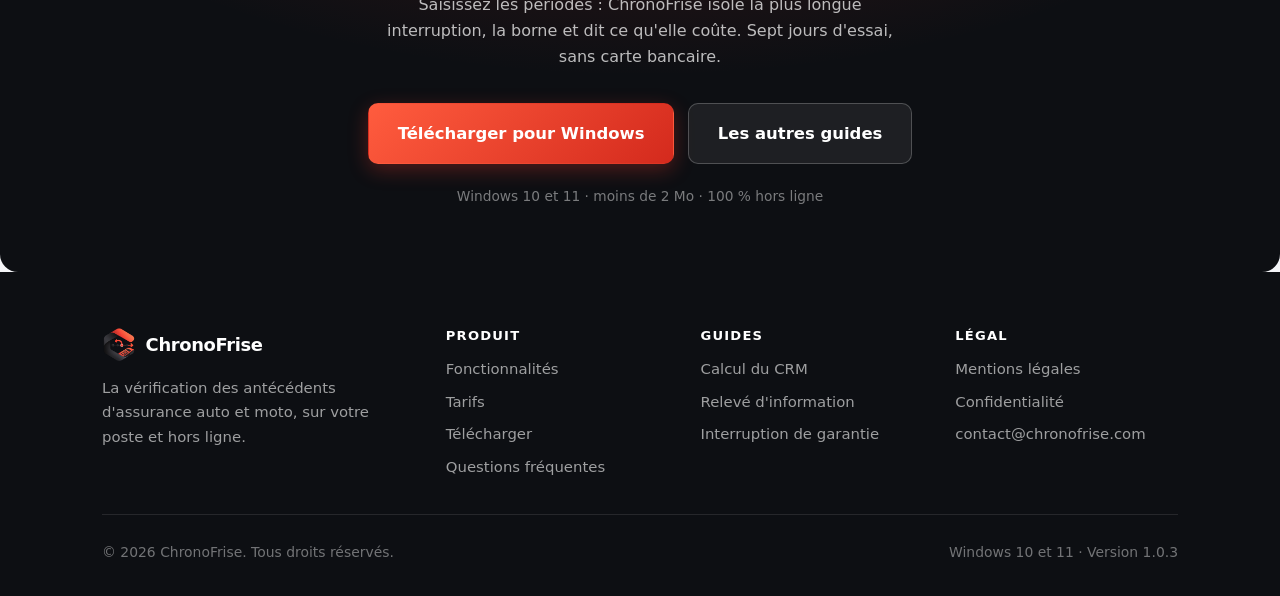
<file: guides/interruption-assurance-perte-bonus.html>
<!DOCTYPE html>
<html lang="fr">
<head>
<meta charset="utf-8">
<meta name="viewport" content="width=device-width, initial-scale=1">

<title>Interruption de garantie : quand le bonus est perdu | ChronoFrise</title>
<meta name="description" content="Ce qui compte comme trou de garantie, la règle des deux ans, suspension ou résiliation, et comment mesurer la coupure sans se tromper d'un jour.">
<link rel="canonical" href="https://chronofrise.com/guides/interruption-assurance-perte-bonus">

<meta name="theme-color" content="#0d0f13">
<meta name="robots" content="index, follow, max-image-preview:large">

<meta property="og:type" content="article">
<meta property="og:locale" content="fr_FR">
<meta property="og:site_name" content="ChronoFrise">
<meta property="og:url" content="https://chronofrise.com/guides/interruption-assurance-perte-bonus">
<meta property="og:title" content="Interruption de garantie : quand le bonus est perdu">
<meta property="og:description" content="La règle des deux ans, suspension contre résiliation, les fausses interruptions, et comment mesurer un trou de garantie au jour près.">
<meta property="og:image" content="https://chronofrise.com/assets/img/Chronofrise.png">
<meta property="og:image:width" content="1964">
<meta property="og:image:height" content="965">
<meta property="og:image:alt" content="La fenêtre de ChronoFrise : saisie des antécédents à gauche, tableau des périodes au centre, frise chronologique à droite.">
<meta name="twitter:card" content="summary_large_image">
<meta name="twitter:title" content="Interruption de garantie : quand le bonus est perdu">
<meta name="twitter:description" content="La règle des deux ans, suspension contre résiliation, et comment mesurer un trou de garantie au jour près.">
<meta name="twitter:image" content="https://chronofrise.com/assets/img/Chronofrise.png">

<link rel="icon" href="../favicon.ico" sizes="any">
<link rel="apple-touch-icon" href="../assets/img/logo-chronofrise-256.png">
<link rel="stylesheet" href="../assets/css/style.css?v=20260909b">

<script type="application/ld+json">
{
  "@context": "https://schema.org",
  "@graph": [
    {
      "@type": "BreadcrumbList",
      "itemListElement": [
        { "@type": "ListItem", "position": 1, "name": "Accueil", "item": "https://chronofrise.com/" },
        { "@type": "ListItem", "position": 2, "name": "Guides", "item": "https://chronofrise.com/guides/" },
        { "@type": "ListItem", "position": 3, "name": "Interruption de garantie", "item": "https://chronofrise.com/guides/interruption-assurance-perte-bonus" }
      ]
    },
    {
      "@type": "Article",
      "@id": "https://chronofrise.com/guides/interruption-assurance-perte-bonus#article",
      "headline": "Interruption de garantie : quand le bonus est perdu",
      "description": "Ce qui compte comme trou de garantie, la règle des deux ans, suspension contre résiliation, et la façon de mesurer une interruption au jour près.",
      "inLanguage": "fr-FR",
      "datePublished": "2026-09-07",
      "dateModified": "2026-09-08",
      "author": { "@id": "https://chronofrise.com/#organisation" },
      "publisher": { "@id": "https://chronofrise.com/#organisation" },
      "isPartOf": { "@id": "https://chronofrise.com/#site" },
      "mainEntityOfPage": "https://chronofrise.com/guides/interruption-assurance-perte-bonus",
      "about": [
        { "@type": "Thing", "name": "Interruption de garantie" },
        { "@type": "Thing", "name": "Perte du bonus" },
        { "@type": "Thing", "name": "Antécédents d'assurance" }
      ]
    },
    {
      "@type": "FAQPage",
      "@id": "https://chronofrise.com/guides/interruption-assurance-perte-bonus#faq",
      "mainEntity": [
        {
          "@type": "Question",
          "name": "Au bout de combien de temps sans assurance perd-on son bonus ?",
          "acceptedAnswer": {
            "@type": "Answer",
            "text": "En pratique, au-delà de deux ans sans contrat d'assurance automobile, l'antériorité n'est plus reprise et le coefficient de réduction-majoration repart à 1,00. En deçà, la plupart des assureurs conservent le coefficient acquis, mais l'interruption reste visible sur le dossier et peut peser sur l'acceptation du risque."
          }
        },
        {
          "@type": "Question",
          "name": "Quelle est la différence entre suspension et résiliation d'un contrat ?",
          "acceptedAnswer": {
            "@type": "Answer",
            "text": "La résiliation met fin au contrat : il n'existe plus. La suspension laisse le contrat en vie mais arrête la garantie, par exemple après la vente du véhicule ou pendant une immobilisation prolongée. Dans les deux cas la période n'est pas couverte, et elle compte donc comme une interruption pour le calcul de l'antériorité."
          }
        },
        {
          "@type": "Question",
          "name": "Un changement d'assureur crée-t-il une interruption de garantie ?",
          "acceptedAnswer": {
            "@type": "Answer",
            "text": "Non, lorsque le nouveau contrat prend effet le jour où l'ancien cesse. C'est le cas courant. Une interruption n'apparaît que si le nouveau contrat démarre après la fin du précédent. Un décalage de quelques jours suffit à créer un trou que la frise fait apparaître."
          }
        },
        {
          "@type": "Question",
          "name": "Une interruption de moins de deux ans a-t-elle des conséquences ?",
          "acceptedAnswer": {
            "@type": "Answer",
            "text": "Le coefficient est en général conservé, mais l'année incomplète ne donne pas droit à la réduction de 5 % : une période de référence n'est validée que si elle a été couverte douze mois. Une interruption fait donc perdre au minimum une marche de bonus, et parfois davantage selon sa position dans l'année."
          }
        },
        {
          "@type": "Question",
          "name": "Comment mesurer exactement une interruption de garantie ?",
          "acceptedAnswer": {
            "@type": "Answer",
            "text": "En comptant les jours entre la date de fin de la couverture précédente et la date d'effet de la suivante. Une résiliation prend effet à une date donnée à midi ou à minuit selon le contrat : la convention retenue change le décompte d'un jour, ce qui suffit à faire basculer un dossier au voisinage d'un seuil."
          }
        }
      ]
    }
  ]
}
</script>
</head>

<body>
<a class="skip-link" href="#contenu">Aller au contenu</a>

<header class="site-header">
  <div class="wrap nav">
    <a class="brand" href="../index.html">
      <img src="../assets/img/logo-chronofrise-256.png" alt="" width="34" height="34">
      <span>ChronoFrise</span>
    </a>

    <nav aria-label="Navigation principale">
      <ul class="nav-links" id="nav-menu" hidden>
        <li><a href="../fonctionnalites.html">Fonctionnalités</a></li>
        <li><a href="../tarifs.html">Tarifs</a></li>
        <li><a href="index.html" aria-current="page">Guides</a></li>
        <li><a href="../index.html#securite">Sécurité</a></li>
        <li><a href="../index.html#faq">Questions</a></li>
        <li class="nav-mobile-cta"><a href="../telechargement/index.html">Télécharger</a></li>
      </ul>
    </nav>

    <div class="nav-cta">
      <a class="btn btn-primary" href="../telechargement/index.html">Télécharger</a>
      <button class="nav-toggle" type="button" aria-expanded="false" aria-controls="nav-menu" aria-label="Ouvrir le menu">
        <svg class="icon-open" viewBox="0 0 24 24" fill="none" stroke="currentColor" stroke-width="2" stroke-linecap="round" aria-hidden="true"><path d="M3 6h18M3 12h18M3 18h18"/></svg>
        <svg class="icon-close" viewBox="0 0 24 24" fill="none" stroke="currentColor" stroke-width="2" stroke-linecap="round" aria-hidden="true"><path d="M6 6l12 12M18 6L6 18"/></svg>
      </button>
    </div>
  </div>
</header>

<main id="contenu">

  <div class="page-head">
    <div class="wrap">
      <p class="eyebrow" style="color: var(--coral-bright);">Guide · Interruption</p>
      <h1>Interruption de garantie : ce qui se perd, et à partir de quand.</h1>
      <p>
        Un trou de garantie ne s'annonce pas. Il apparaît entre deux dates, et selon sa durée
        il ne coûte rien, une marche de bonus, ou toute l'antériorité. Voici comment le
        qualifier.
      </p>
    </div>
  </div>

  <section>
    <div class="wrap">
      <div class="prose">

        <p class="lead">
          « J'ai toujours été assuré » est la phrase la plus sincère et la moins fiable d'un
          entretien de souscription. Non par mauvaise foi : parce que personne ne se souvient
          d'un décalage de trois semaines survenu il y a deux ans.
        </p>

        <h2 id="definition">Ce qu'est une interruption de garantie</h2>
        <p>
          Une interruption de garantie est un intervalle pendant lequel le conducteur n'était
          couvert par <strong>aucun</strong> contrat d'assurance automobile. Ce n'est pas une
          absence de véhicule, ni une absence de conduite : c'est une absence de couverture.
        </p>
        <p>
          Elle se mesure entre la <strong>date de fin de la couverture précédente</strong> et
          la <strong>date d'effet de la suivante</strong>. Tout le reste, notamment le motif,
          le type de contrat ou l'assureur, est secondaire pour le décompte.
        </p>

        <h2 id="pourquoi">Pourquoi elle compte à la souscription</h2>
        <p>
          Une interruption produit trois effets distincts, qu'il vaut mieux ne pas confondre.
        </p>

        <div class="grid grid-3 mt-3" style="margin-bottom: 2rem;">
          <div class="card">
            <div class="card-icon">
              <svg viewBox="0 0 24 24" fill="none" stroke="currentColor" stroke-width="2" stroke-linecap="round" stroke-linejoin="round" aria-hidden="true"><path d="M12 2v20M17 5H9.5a3.5 3.5 0 0 0 0 7h5a3.5 3.5 0 0 1 0 7H6"/></svg>
            </div>
            <h3>Sur le coefficient</h3>
            <p>
              Au-delà d'un certain seuil, l'antériorité n'est plus reprise et le CRM repart
              à 1,00.
            </p>
          </div>
          <div class="card">
            <div class="card-icon is-amber">
              <svg viewBox="0 0 24 24" fill="none" stroke="currentColor" stroke-width="2" stroke-linecap="round" stroke-linejoin="round" aria-hidden="true"><circle cx="12" cy="12" r="10"/><path d="M12 6v6l4 2"/></svg>
            </div>
            <h3>Sur l'ancienneté</h3>
            <p>
              Une période de référence incomplète ne donne pas droit à la réduction annuelle
              de 5 %.
            </p>
          </div>
          <div class="card">
            <div class="card-icon is-red">
              <svg viewBox="0 0 24 24" fill="none" stroke="currentColor" stroke-width="2" stroke-linecap="round" stroke-linejoin="round" aria-hidden="true"><path d="M12 9v4M12 17h.01"/><circle cx="12" cy="12" r="10"/></svg>
            </div>
            <h3>Sur l'acceptation</h3>
            <p>
              Un trou récent et long est un signal en soi : il pose la question de ce qui s'est
              passé pendant.
            </p>
          </div>
        </div>

        <h2 id="deux-ans">La règle des deux ans</h2>
        <p>
          Le seuil de référence du marché est de <strong>deux ans</strong>. Au-delà de
          vingt-quatre mois sans contrat d'assurance automobile, l'antériorité n'est
          généralement plus reprise : le conducteur est traité comme un nouvel assuré et son
          coefficient repart à <strong>1,00</strong>, quel qu'ait été son bonus.
        </p>
        <p>
          En deçà de ce seuil, la plupart des assureurs conservent le coefficient acquis. Ce
          n'est pas pour autant sans conséquence : voir la section suivante.
        </p>

        <div class="callout is-amber">
          <svg viewBox="0 0 24 24" fill="none" stroke="currentColor" stroke-width="2" stroke-linecap="round" stroke-linejoin="round" aria-hidden="true"><path d="M12 9v4M12 17h.01M10.29 3.86 1.82 18a2 2 0 0 0 1.71 3h16.94a2 2 0 0 0 1.71-3L13.71 3.86a2 2 0 0 0-3.42 0z"/></svg>
          <div>
            <strong>Ce seuil est un usage, pas une règle unique</strong>
            <p>
              Le délai de reprise de l'antériorité relève de la politique de souscription de
              chaque assureur. Deux ans est la valeur la plus répandue, mais certains contrats
              retiennent des durées différentes. C'est pourquoi ce seuil est
              <a href="../fonctionnalites.html#parametrage">paramétrable dans ChronoFrise</a>
              plutôt que figé dans le calcul.
            </p>
          </div>
        </div>

        <h2 id="courtes">Les interruptions courtes ne sont pas neutres</h2>
        <p>
          Une coupure de six semaines ne fait pas perdre le coefficient. Elle fait en revanche
          perdre une <strong>marche de bonus</strong>, parce que la réduction de 5 % suppose
          une période de référence <strong>entièrement couverte</strong>. Onze mois et demi
          d'assurance dans l'année ne valent pas une année.
        </p>
        <p>
          Selon la position de la coupure dans l'année, elle peut même en compromettre deux :
          une interruption à cheval sur deux périodes de référence les invalide toutes les
          deux. Un client qui devrait être à 0,68 se retrouve alors à 0,76, sans que personne
          n'ait fait d'erreur de calcul.
        </p>

        <h2 id="suspension">Suspension, résiliation, sans-effet : ce qui compte vraiment</h2>

        <dl>
          <dt>Résiliation</dt>
          <dd>
            Le contrat prend fin. Plus de couverture à partir de la date d'effet de la
            résiliation. Compte comme interruption.
          </dd>

          <dt>Suspension de garantie</dt>
          <dd>
            Le contrat subsiste mais la garantie s'arrête, par exemple si le véhicule est vendu,
            immobilisé ou remisé. Le client dit souvent « j'avais toujours mon contrat », et c'est vrai. La
            période n'est pourtant pas couverte : elle compte comme interruption.
          </dd>

          <dt>Changement d'assureur au jour près</dt>
          <dd>
            Le nouveau contrat prend effet le jour où l'ancien cesse. Aucune interruption. Ce
            n'est un trou que si les dates ne se touchent pas.
          </dd>

          <dt>Changement de véhicule avec transfert</dt>
          <dd>
            Le contrat suit le nouveau véhicule sans rupture de couverture. Aucune
            interruption, même si l'immatriculation change en cours de contrat.
          </dd>

          <dt>Conducteur secondaire devenu principal</dt>
          <dd>
            Aucune interruption au sens de la couverture, mais l'antériorité en propre du
            conducteur ne commence qu'à sa désignation comme conducteur principal.
            <a href="releve-information-assurance.html#pieges">Un piège classique du relevé</a>.
          </dd>
        </dl>

        <h2 id="mesurer">Mesurer l'interruption sans se tromper d'un jour</h2>
        <p>
          Le décompte paraît trivial et ne l'est pas, pour trois raisons.
        </p>
        <ol>
          <li>
            <strong>La date d'effet n'est pas la date de signature.</strong> Un contrat signé
            le 12 peut prendre effet le 20. C'est la date d'effet qui borne la couverture.
          </li>
          <li>
            <strong>Midi ou minuit.</strong> Une résiliation prend effet à midi ou à minuit
            selon le contrat. La convention retenue déplace la borne d'un jour, ce qui est
            négligeable en général mais décisif au voisinage d'un seuil.
          </li>
          <li>
            <strong>Les bornes incluses ou exclues.</strong> Du 31 mars au 1<sup>er</sup> avril,
            y a-t-il un jour de trou ou zéro ? Le résultat dépend de la convention, et il faut
            en tenir une seule pour tout le dossier.
          </li>
        </ol>
        <p>
          Quand plusieurs contrats se succèdent, ces approximations s'additionnent. C'est la
          raison pour laquelle une frise vaut mieux qu'un tableau : elle rend l'écart visible
          au lieu de le laisser se dissoudre dans une soustraction.
        </p>

        <h2 id="checklist">La vérification, en cinq points</h2>
        <ul>
          <li>Aligner toutes les périodes de tous les relevés sur un axe unique.</li>
          <li>Repérer le plus grand intervalle non couvert, et noter ses deux bornes.</li>
          <li>Comparer cet intervalle au seuil de reprise d'antériorité retenu.</li>
          <li>Vérifier quelles périodes de référence l'interruption invalide pour le bonus.</li>
          <li>Recalculer le coefficient attendu et le confronter à celui déclaré.</li>
        </ul>
        <p>
          Les cinq points tiennent en dix minutes à la main, sur un dossier simple. Sur un
          dossier à quatre contrats et deux véhicules, ils en prennent trente et se trompent
          une fois sur cinq.
        </p>

        <div class="callout is-green">
          <svg viewBox="0 0 24 24" fill="none" stroke="currentColor" stroke-width="2" stroke-linecap="round" stroke-linejoin="round" aria-hidden="true"><path d="M20 6L9 17l-5-5"/></svg>
          <div>
            <strong>La plus longue interruption, calculée et bornée</strong>
            <p>
              ChronoFrise pose les périodes sur un axe commun, isole le plus grand intervalle
              non couvert, en donne les deux dates et la durée exacte, puis dit si le seuil que
              vous avez réglé est franchi.
              <a href="../fonctionnalites.html#perte-de-bonus">Voir le contrôle de la perte de bonus</a>.
            </p>
          </div>
        </div>

        <p class="updated muted">Dernière mise à jour : 7 septembre 2026.</p>

      </div>
    </div>
  </section>

  <section class="band-soft">
    <div class="wrap">
      <div class="section-head centered">
        <p class="eyebrow">Questions fréquentes</p>
        <h2>L'interruption de garantie en cinq questions</h2>
      </div>

      <div class="faq">
        <details>
          <summary>Au bout de combien de temps sans assurance perd-on son bonus ?</summary>
          <div class="faq-body">
            <p>
              En pratique, au-delà de deux ans sans contrat d'assurance automobile,
              l'antériorité n'est plus reprise et le coefficient repart à 1,00. En deçà, la
              plupart des assureurs conservent le coefficient acquis, mais l'interruption reste
              visible au dossier et pèse sur l'acceptation du risque.
            </p>
          </div>
        </details>

        <details>
          <summary>Quelle est la différence entre suspension et résiliation ?</summary>
          <div class="faq-body">
            <p>
              La résiliation met fin au contrat ; la suspension le laisse en vie mais arrête la
              garantie, par exemple après la vente du véhicule. Dans les deux cas la période
              n'est pas couverte : elle compte comme une interruption pour l'antériorité.
            </p>
          </div>
        </details>

        <details>
          <summary>Un changement d'assureur crée-t-il une interruption ?</summary>
          <div class="faq-body">
            <p>
              Non, dès lors que le nouveau contrat prend effet le jour où l'ancien cesse. Un
              trou n'apparaît que si les deux dates ne se touchent pas. Quelques jours
              suffisent.
            </p>
          </div>
        </details>

        <details>
          <summary>Une interruption de moins de deux ans a-t-elle des conséquences ?</summary>
          <div class="faq-body">
            <p>
              Le coefficient est en général conservé, mais l'année incomplète ne donne pas droit
              à la réduction de 5 % : une période de référence n'est validée que si elle a été
              couverte douze mois. Une interruption coûte donc au minimum une marche de bonus,
              parfois deux si elle est à cheval sur deux périodes.
            </p>
          </div>
        </details>

        <details>
          <summary>Comment mesurer exactement une interruption ?</summary>
          <div class="faq-body">
            <p>
              En comptant les jours entre la fin de la couverture précédente et la date d'effet
              de la suivante. Attention à la convention retenue : une résiliation prend effet à
              midi ou à minuit selon le contrat, ce qui déplace la borne d'un jour. Cela peut
              suffire pour faire basculer un dossier proche d'un seuil.
            </p>
          </div>
        </details>
      </div>
    </div>
  </section>

  <section class="cta-final">
    <div class="wrap center">
      <h2>Le trou de garantie, visible en un coup d'œil.</h2>
      <p>
        Saisissez les périodes : ChronoFrise isole la plus longue interruption, la borne et
        dit ce qu'elle coûte. Sept jours d'essai, sans carte bancaire.
      </p>
      <div class="btn-row">
        <a class="btn btn-primary btn-lg" href="../telechargement/index.html">Télécharger pour Windows</a>
        <a class="btn btn-lg btn-on-dark" href="index.html">Les autres guides</a>
      </div>
      <p class="fine">Windows 10 et 11 · moins de 2 Mo · 100 % hors ligne</p>
    </div>
  </section>

</main>

<footer class="site-footer">
  <div class="wrap">
    <div class="footer-grid">
      <div>
        <a class="brand" href="../index.html">
          <img src="../assets/img/logo-chronofrise-256.png" alt="" width="34" height="34">
          <span>ChronoFrise</span>
        </a>
        <p>
          La vérification des antécédents d'assurance auto et moto,
          sur votre poste et hors ligne.
        </p>
      </div>
      <div>
        <h4>Produit</h4>
        <ul>
          <li><a href="../fonctionnalites.html">Fonctionnalités</a></li>
          <li><a href="../tarifs.html">Tarifs</a></li>
          <li><a href="../telechargement/index.html">Télécharger</a></li>
          <li><a href="../index.html#faq">Questions fréquentes</a></li>
        </ul>
      </div>
      <div>
        <h4>Guides</h4>
        <ul>
          <li><a href="calcul-crm-bonus-malus.html">Calcul du CRM</a></li>
          <li><a href="releve-information-assurance.html">Relevé d'information</a></li>
          <li><a href="interruption-assurance-perte-bonus.html">Interruption de garantie</a></li>
        </ul>
      </div>
      <div>
        <h4>Légal</h4>
        <ul>
          <li><a href="../mentions-legales.html">Mentions légales</a></li>
          <li><a href="../confidentialite.html">Confidentialité</a></li>
          <li><a href="mailto:contact@chronofrise.com">contact@chronofrise.com</a></li>
        </ul>
      </div>
    </div>
    <div class="footer-bottom">
      <span>© 2026 ChronoFrise. Tous droits réservés.</span>
      <span>Windows 10 et 11 · Version <span data-app-version>1.0.3</span></span>
    </div>
  </div>
</footer>

<script src="../assets/js/main.js" defer></script>
</body>
</html>
</file>
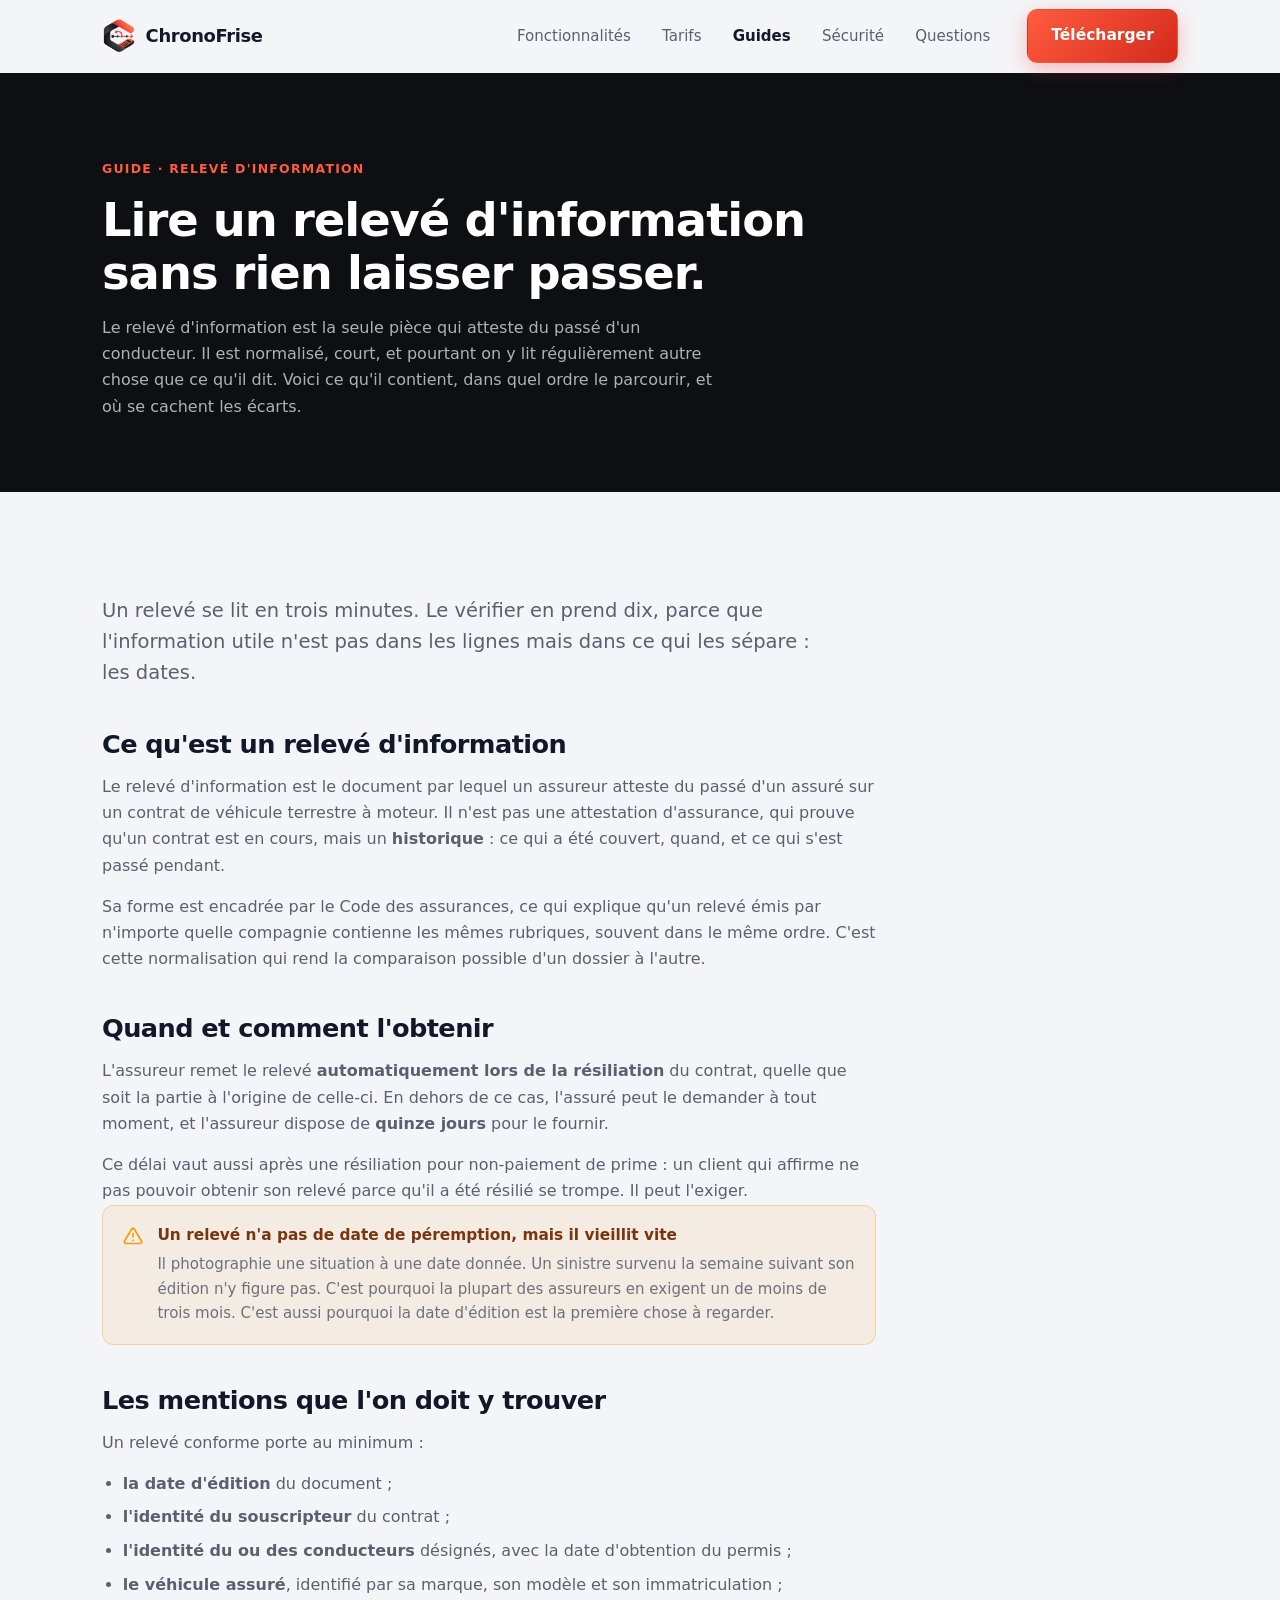
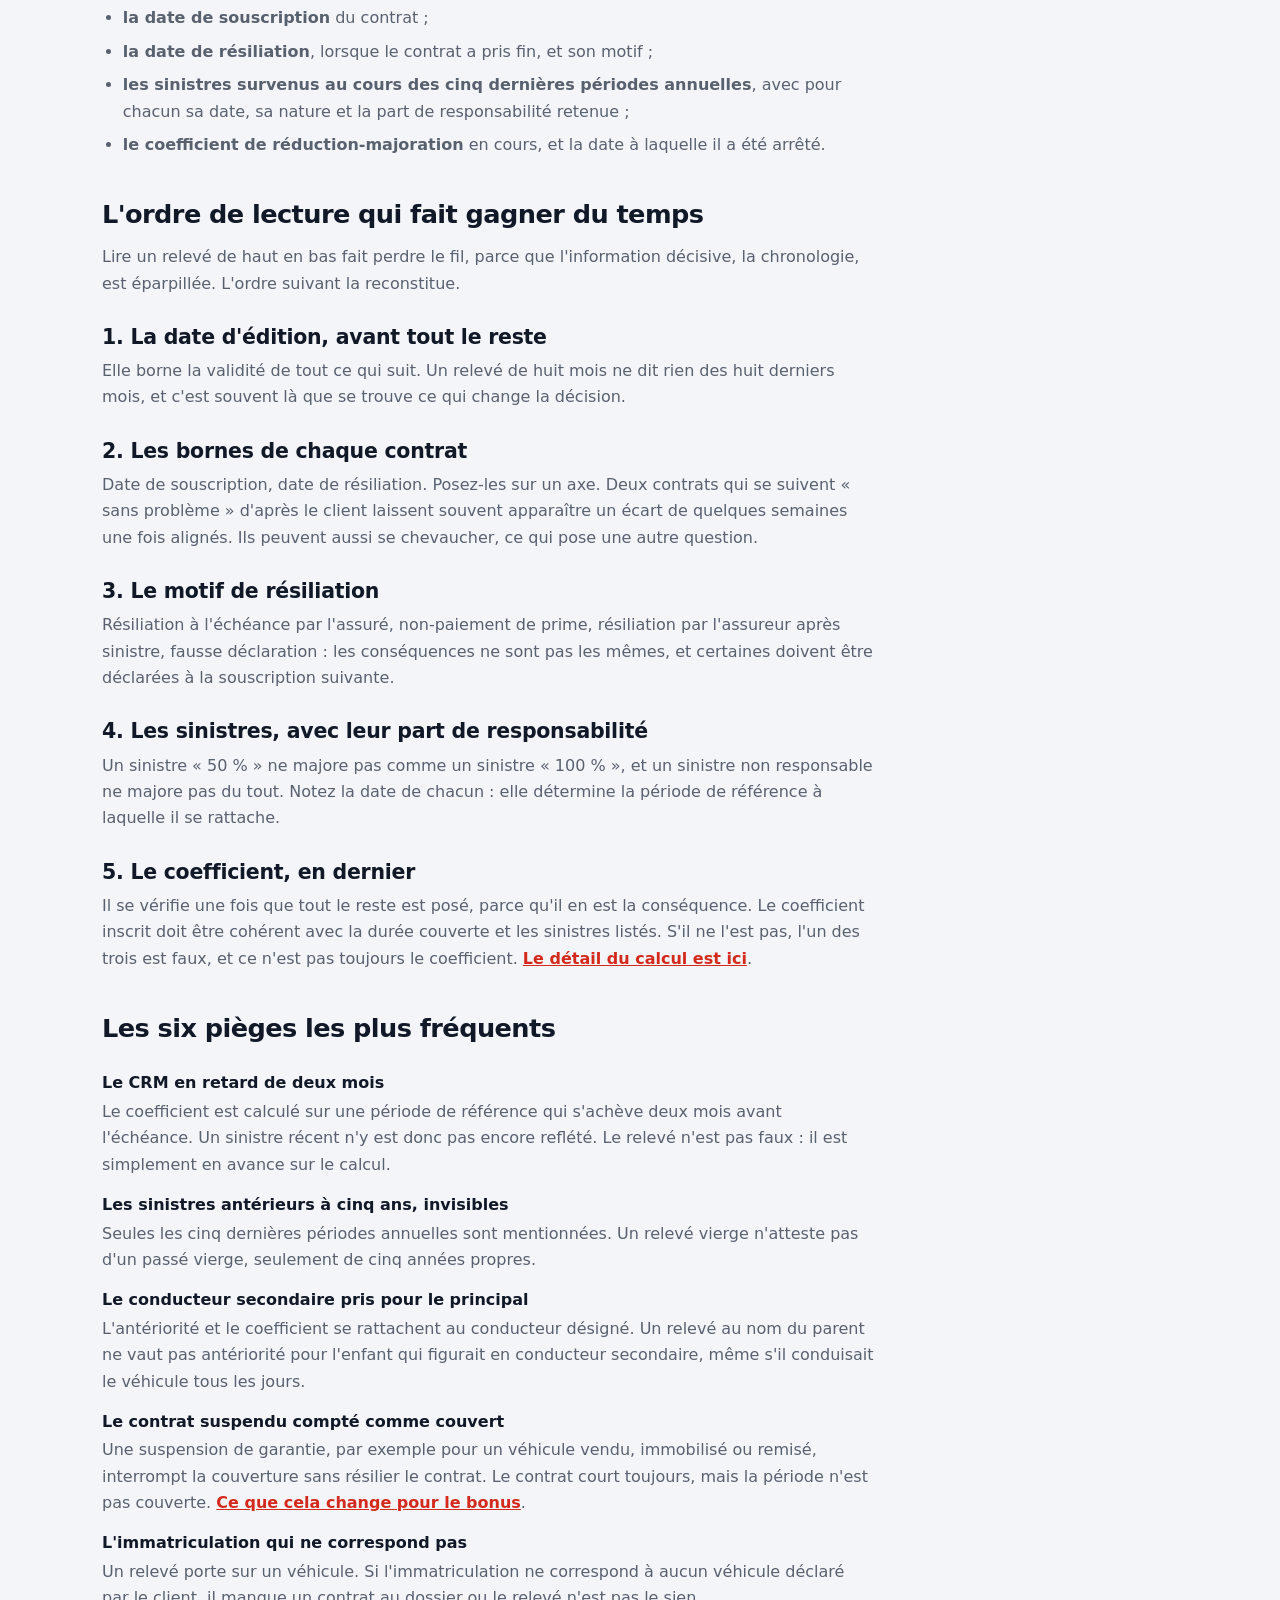
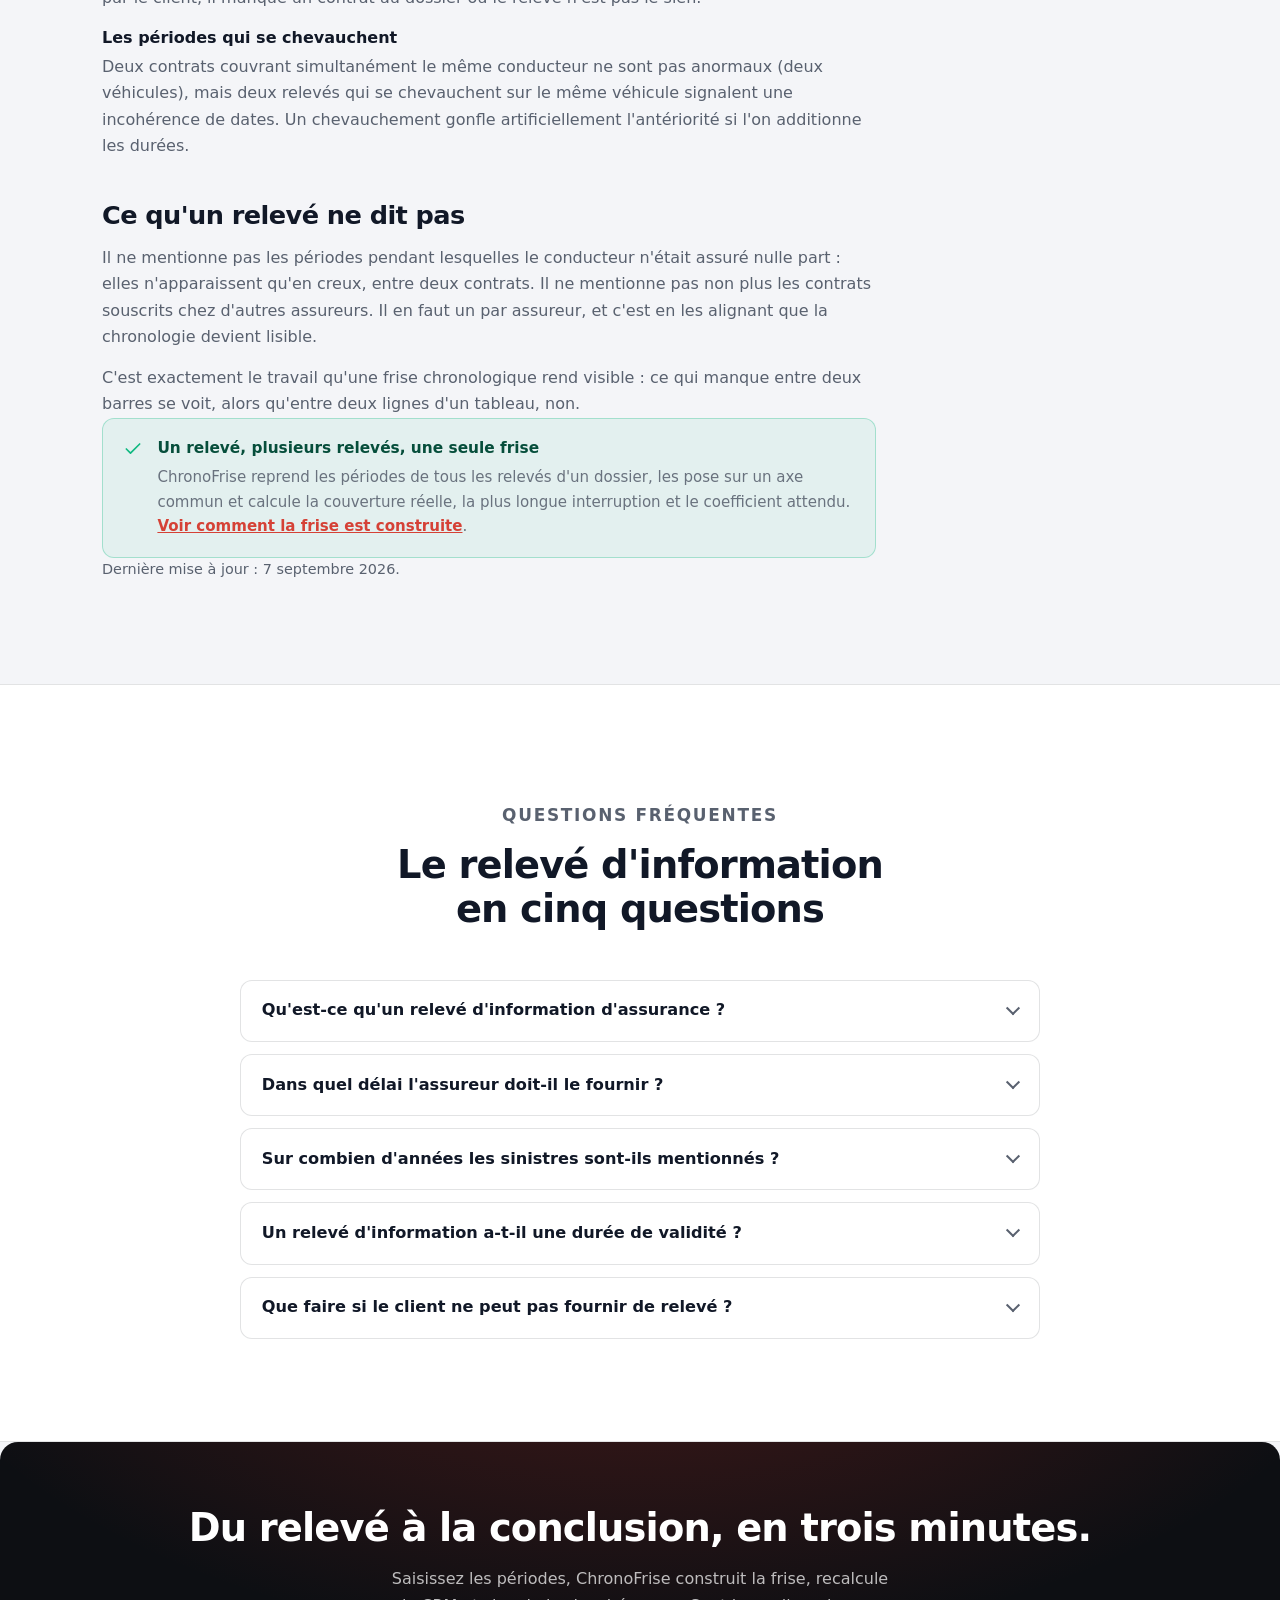
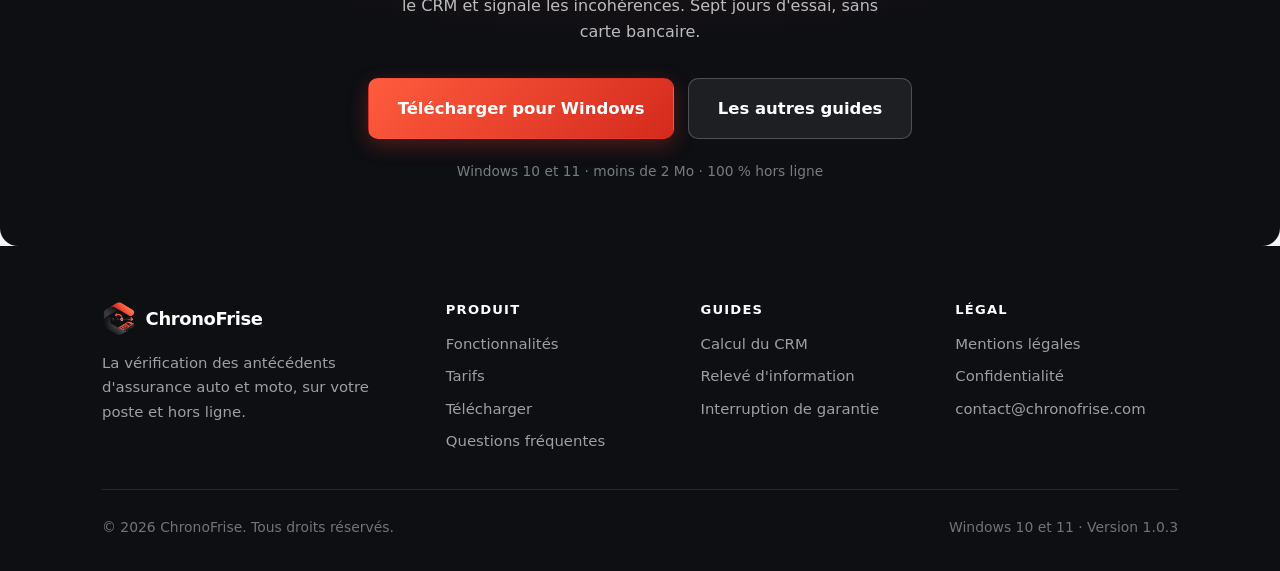
<file: guides/releve-information-assurance.html>
<!DOCTYPE html>
<html lang="fr">
<head>
<meta charset="utf-8">
<meta name="viewport" content="width=device-width, initial-scale=1">

<title>Relevé d'information : le lire sans rien rater | ChronoFrise</title>
<meta name="description" content="Mentions obligatoires, délai de délivrance de 15 jours, ordre de lecture et les six pièges les plus fréquents d'un relevé d'information auto et moto.">
<link rel="canonical" href="https://chronofrise.com/guides/releve-information-assurance">

<meta name="theme-color" content="#0d0f13">
<meta name="robots" content="index, follow, max-image-preview:large">

<meta property="og:type" content="article">
<meta property="og:locale" content="fr_FR">
<meta property="og:site_name" content="ChronoFrise">
<meta property="og:url" content="https://chronofrise.com/guides/releve-information-assurance">
<meta property="og:title" content="Relevé d'information : ce qu'il contient et comment le lire">
<meta property="og:description" content="Les mentions obligatoires, l'ordre dans lequel les vérifier, et les six endroits où un relevé dit autre chose que ce qu'on croit lire.">
<meta property="og:image" content="https://chronofrise.com/assets/img/Chronofrise.png">
<meta property="og:image:width" content="1964">
<meta property="og:image:height" content="965">
<meta property="og:image:alt" content="La fenêtre de ChronoFrise : saisie des antécédents à gauche, tableau des périodes au centre, frise chronologique à droite.">
<meta name="twitter:card" content="summary_large_image">
<meta name="twitter:title" content="Relevé d'information : ce qu'il contient et comment le lire">
<meta name="twitter:description" content="Les mentions obligatoires, l'ordre dans lequel les vérifier, et les six pièges les plus fréquents.">
<meta name="twitter:image" content="https://chronofrise.com/assets/img/Chronofrise.png">

<link rel="icon" href="../favicon.ico" sizes="any">
<link rel="apple-touch-icon" href="../assets/img/logo-chronofrise-256.png">
<link rel="stylesheet" href="../assets/css/style.css?v=20260909b">

<script type="application/ld+json">
{
  "@context": "https://schema.org",
  "@graph": [
    {
      "@type": "BreadcrumbList",
      "itemListElement": [
        { "@type": "ListItem", "position": 1, "name": "Accueil", "item": "https://chronofrise.com/" },
        { "@type": "ListItem", "position": 2, "name": "Guides", "item": "https://chronofrise.com/guides/" },
        { "@type": "ListItem", "position": 3, "name": "Relevé d'information", "item": "https://chronofrise.com/guides/releve-information-assurance" }
      ]
    },
    {
      "@type": "Article",
      "@id": "https://chronofrise.com/guides/releve-information-assurance#article",
      "headline": "Relevé d'information : ce qu'il contient et comment le lire",
      "description": "Mentions obligatoires du relevé d'information d'assurance auto et moto, délai de délivrance, ordre de lecture et pièges les plus fréquents.",
      "inLanguage": "fr-FR",
      "datePublished": "2026-09-07",
      "dateModified": "2026-09-08",
      "author": { "@id": "https://chronofrise.com/#organisation" },
      "publisher": { "@id": "https://chronofrise.com/#organisation" },
      "isPartOf": { "@id": "https://chronofrise.com/#site" },
      "mainEntityOfPage": "https://chronofrise.com/guides/releve-information-assurance",
      "about": [
        { "@type": "Thing", "name": "Relevé d'information" },
        { "@type": "Thing", "name": "Antécédents d'assurance" },
        { "@type": "Thing", "name": "Souscription automobile" }
      ]
    },
    {
      "@type": "FAQPage",
      "@id": "https://chronofrise.com/guides/releve-information-assurance#faq",
      "mainEntity": [
        {
          "@type": "Question",
          "name": "Qu'est-ce qu'un relevé d'information d'assurance ?",
          "acceptedAnswer": {
            "@type": "Answer",
            "text": "C'est le document par lequel un assureur atteste du passé d'un assuré sur un contrat de véhicule terrestre à moteur : identité du souscripteur et des conducteurs, véhicule assuré, dates de souscription et de résiliation, sinistres survenus au cours des cinq dernières périodes annuelles avec leur part de responsabilité, et coefficient de réduction-majoration en cours."
          }
        },
        {
          "@type": "Question",
          "name": "Dans quel délai l'assureur doit-il fournir le relevé d'information ?",
          "acceptedAnswer": {
            "@type": "Answer",
            "text": "L'assureur doit délivrer le relevé d'information dans les quinze jours qui suivent la demande de l'assuré. Il est également remis automatiquement lors de la résiliation du contrat, quelle qu'en soit la partie à l'origine."
          }
        },
        {
          "@type": "Question",
          "name": "Sur combien d'années un relevé d'information mentionne-t-il les sinistres ?",
          "acceptedAnswer": {
            "@type": "Answer",
            "text": "Sur les cinq dernières périodes annuelles d'assurance. Un sinistre plus ancien n'y figure plus, même s'il a pesé sur le coefficient à l'époque. Un relevé sans sinistre ne signifie donc pas nécessairement un passé sans sinistre."
          }
        },
        {
          "@type": "Question",
          "name": "Un relevé d'information a-t-il une durée de validité ?",
          "acceptedAnswer": {
            "@type": "Answer",
            "text": "Le document n'a pas de date de péremption légale, mais il photographie une situation à une date donnée. La plupart des assureurs exigent un relevé de moins de trois mois, car un sinistre ou une résiliation survenus depuis son édition n'y figurent pas."
          }
        },
        {
          "@type": "Question",
          "name": "Que faire si le client ne peut pas fournir de relevé d'information ?",
          "acceptedAnswer": {
            "@type": "Answer",
            "text": "L'assuré peut le réclamer à son ancien assureur, qui est tenu de le fournir sous quinze jours, y compris après une résiliation pour non-paiement. En l'absence de relevé, l'antériorité ne peut pas être établie : la souscription se fait alors sans reprise du coefficient, généralement à 1,00, ce qui pénalise un bon conducteur et masque un mauvais."
          }
        }
      ]
    }
  ]
}
</script>
</head>

<body>
<a class="skip-link" href="#contenu">Aller au contenu</a>

<header class="site-header">
  <div class="wrap nav">
    <a class="brand" href="../index.html">
      <img src="../assets/img/logo-chronofrise-256.png" alt="" width="34" height="34">
      <span>ChronoFrise</span>
    </a>

    <nav aria-label="Navigation principale">
      <ul class="nav-links" id="nav-menu" hidden>
        <li><a href="../fonctionnalites.html">Fonctionnalités</a></li>
        <li><a href="../tarifs.html">Tarifs</a></li>
        <li><a href="index.html" aria-current="page">Guides</a></li>
        <li><a href="../index.html#securite">Sécurité</a></li>
        <li><a href="../index.html#faq">Questions</a></li>
        <li class="nav-mobile-cta"><a href="../telechargement/index.html">Télécharger</a></li>
      </ul>
    </nav>

    <div class="nav-cta">
      <a class="btn btn-primary" href="../telechargement/index.html">Télécharger</a>
      <button class="nav-toggle" type="button" aria-expanded="false" aria-controls="nav-menu" aria-label="Ouvrir le menu">
        <svg class="icon-open" viewBox="0 0 24 24" fill="none" stroke="currentColor" stroke-width="2" stroke-linecap="round" aria-hidden="true"><path d="M3 6h18M3 12h18M3 18h18"/></svg>
        <svg class="icon-close" viewBox="0 0 24 24" fill="none" stroke="currentColor" stroke-width="2" stroke-linecap="round" aria-hidden="true"><path d="M6 6l12 12M18 6L6 18"/></svg>
      </button>
    </div>
  </div>
</header>

<main id="contenu">

  <div class="page-head">
    <div class="wrap">
      <p class="eyebrow" style="color: var(--coral-bright);">Guide · Relevé d'information</p>
      <h1>Lire un relevé d'information sans rien laisser passer.</h1>
      <p>
        Le relevé d'information est la seule pièce qui atteste du passé d'un conducteur. Il est
        normalisé, court, et pourtant on y lit régulièrement autre chose que ce qu'il dit.
        Voici ce qu'il contient, dans quel ordre le parcourir, et où se cachent les écarts.
      </p>
    </div>
  </div>

  <section>
    <div class="wrap">
      <div class="prose">

        <p class="lead">
          Un relevé se lit en trois minutes. Le vérifier en prend dix, parce que l'information
          utile n'est pas dans les lignes mais dans ce qui les sépare : les dates.
        </p>

        <h2 id="definition">Ce qu'est un relevé d'information</h2>
        <p>
          Le relevé d'information est le document par lequel un assureur atteste du passé d'un
          assuré sur un contrat de véhicule terrestre à moteur. Il n'est pas une attestation
          d'assurance, qui prouve qu'un contrat est en cours, mais un
          <strong>historique</strong> : ce qui a été couvert, quand, et ce qui s'est passé
          pendant.
        </p>
        <p>
          Sa forme est encadrée par le Code des assurances, ce qui explique qu'un relevé émis
          par n'importe quelle compagnie contienne les mêmes rubriques, souvent dans le même
          ordre. C'est cette normalisation qui rend la comparaison possible d'un dossier à
          l'autre.
        </p>

        <h2 id="delivrance">Quand et comment l'obtenir</h2>
        <p>
          L'assureur remet le relevé <strong>automatiquement lors de la résiliation</strong> du
          contrat, quelle que soit la partie à l'origine de celle-ci. En dehors de ce cas,
          l'assuré peut le demander à tout moment, et l'assureur dispose de
          <strong>quinze jours</strong> pour le fournir.
        </p>
        <p>
          Ce délai vaut aussi après une résiliation pour non-paiement de prime : un client qui
          affirme ne pas pouvoir obtenir son relevé parce qu'il a été résilié se trompe. Il
          peut l'exiger.
        </p>

        <div class="callout is-amber">
          <svg viewBox="0 0 24 24" fill="none" stroke="currentColor" stroke-width="2" stroke-linecap="round" stroke-linejoin="round" aria-hidden="true"><path d="M12 9v4M12 17h.01M10.29 3.86 1.82 18a2 2 0 0 0 1.71 3h16.94a2 2 0 0 0 1.71-3L13.71 3.86a2 2 0 0 0-3.42 0z"/></svg>
          <div>
            <strong>Un relevé n'a pas de date de péremption, mais il vieillit vite</strong>
            <p>
              Il photographie une situation à une date donnée. Un sinistre survenu la semaine
              suivant son édition n'y figure pas. C'est pourquoi la plupart des assureurs en
              exigent un de moins de trois mois. C'est aussi pourquoi la date d'édition est la première
              chose à regarder.
            </p>
          </div>
        </div>

        <h2 id="mentions-obligatoires">Les mentions que l'on doit y trouver</h2>
        <p>Un relevé conforme porte au minimum :</p>
        <ul>
          <li><strong>la date d'édition</strong> du document ;</li>
          <li><strong>l'identité du souscripteur</strong> du contrat ;</li>
          <li><strong>l'identité du ou des conducteurs</strong> désignés, avec la date d'obtention du permis ;</li>
          <li><strong>le véhicule assuré</strong>, identifié par sa marque, son modèle et son immatriculation ;</li>
          <li><strong>la date de souscription</strong> du contrat ;</li>
          <li><strong>la date de résiliation</strong>, lorsque le contrat a pris fin, et son motif ;</li>
          <li><strong>les sinistres survenus au cours des cinq dernières périodes annuelles</strong>, avec pour chacun sa date, sa nature et la part de responsabilité retenue ;</li>
          <li><strong>le coefficient de réduction-majoration</strong> en cours, et la date à laquelle il a été arrêté.</li>
        </ul>

        <h2 id="ordre">L'ordre de lecture qui fait gagner du temps</h2>
        <p>
          Lire un relevé de haut en bas fait perdre le fil, parce que l'information décisive,
          la chronologie, est éparpillée. L'ordre suivant la reconstitue.
        </p>

        <h3>1. La date d'édition, avant tout le reste</h3>
        <p>
          Elle borne la validité de tout ce qui suit. Un relevé de huit mois ne dit rien des
          huit derniers mois, et c'est souvent là que se trouve ce qui change la décision.
        </p>

        <h3>2. Les bornes de chaque contrat</h3>
        <p>
          Date de souscription, date de résiliation. Posez-les sur un axe. Deux contrats qui
          se suivent « sans problème » d'après le client laissent souvent apparaître un écart
          de quelques semaines une fois alignés. Ils peuvent aussi se chevaucher, ce qui pose une autre
          question.
        </p>

        <h3>3. Le motif de résiliation</h3>
        <p>
          Résiliation à l'échéance par l'assuré, non-paiement de prime, résiliation par
          l'assureur après sinistre, fausse déclaration : les conséquences ne sont pas les
          mêmes, et certaines doivent être déclarées à la souscription suivante.
        </p>

        <h3>4. Les sinistres, avec leur part de responsabilité</h3>
        <p>
          Un sinistre « 50 % » ne majore pas comme un sinistre « 100 % », et un sinistre non
          responsable ne majore pas du tout. Notez la date de chacun : elle détermine la
          période de référence à laquelle il se rattache.
        </p>

        <h3>5. Le coefficient, en dernier</h3>
        <p>
          Il se vérifie une fois que tout le reste est posé, parce qu'il en est la conséquence.
          Le coefficient inscrit doit être cohérent avec la durée couverte et les sinistres
          listés. S'il ne l'est pas, l'un des trois est faux, et ce n'est pas toujours le
          coefficient.
          <a href="calcul-crm-bonus-malus.html">Le détail du calcul est ici</a>.
        </p>

        <h2 id="pieges">Les six pièges les plus fréquents</h2>

        <dl>
          <dt>Le CRM en retard de deux mois</dt>
          <dd>
            Le coefficient est calculé sur une période de référence qui s'achève deux mois
            avant l'échéance. Un sinistre récent n'y est donc pas encore reflété. Le relevé
            n'est pas faux : il est simplement en avance sur le calcul.
          </dd>

          <dt>Les sinistres antérieurs à cinq ans, invisibles</dt>
          <dd>
            Seules les cinq dernières périodes annuelles sont mentionnées. Un relevé vierge
            n'atteste pas d'un passé vierge, seulement de cinq années propres.
          </dd>

          <dt>Le conducteur secondaire pris pour le principal</dt>
          <dd>
            L'antériorité et le coefficient se rattachent au conducteur désigné. Un relevé au
            nom du parent ne vaut pas antériorité pour l'enfant qui figurait en conducteur
            secondaire, même s'il conduisait le véhicule tous les jours.
          </dd>

          <dt>Le contrat suspendu compté comme couvert</dt>
          <dd>
            Une suspension de garantie, par exemple pour un véhicule vendu, immobilisé ou remisé, interrompt
            la couverture sans résilier le contrat. Le contrat court toujours, mais la période
            n'est pas couverte.
            <a href="interruption-assurance-perte-bonus.html">Ce que cela change pour le bonus</a>.
          </dd>

          <dt>L'immatriculation qui ne correspond pas</dt>
          <dd>
            Un relevé porte sur un véhicule. Si l'immatriculation ne correspond à aucun
            véhicule déclaré par le client, il manque un contrat au dossier ou le relevé
            n'est pas le sien.
          </dd>

          <dt>Les périodes qui se chevauchent</dt>
          <dd>
            Deux contrats couvrant simultanément le même conducteur ne sont pas anormaux
            (deux véhicules), mais deux relevés qui se chevauchent sur le même véhicule
            signalent une incohérence de dates. Un chevauchement gonfle artificiellement
            l'antériorité si l'on additionne les durées.
          </dd>
        </dl>

        <h2 id="silences">Ce qu'un relevé ne dit pas</h2>
        <p>
          Il ne mentionne pas les périodes pendant lesquelles le conducteur n'était assuré nulle
          part : elles n'apparaissent qu'en creux, entre deux contrats. Il ne mentionne pas non
          plus les contrats souscrits chez d'autres assureurs. Il en faut un par assureur, et
          c'est en les alignant que la chronologie devient lisible.
        </p>
        <p>
          C'est exactement le travail qu'une frise chronologique rend visible : ce qui manque
          entre deux barres se voit, alors qu'entre deux lignes d'un tableau, non.
        </p>

        <div class="callout is-green">
          <svg viewBox="0 0 24 24" fill="none" stroke="currentColor" stroke-width="2" stroke-linecap="round" stroke-linejoin="round" aria-hidden="true"><path d="M20 6L9 17l-5-5"/></svg>
          <div>
            <strong>Un relevé, plusieurs relevés, une seule frise</strong>
            <p>
              ChronoFrise reprend les périodes de tous les relevés d'un dossier, les pose sur un
              axe commun et calcule la couverture réelle, la plus longue interruption et le
              coefficient attendu.
              <a href="../fonctionnalites.html#frise">Voir comment la frise est construite</a>.
            </p>
          </div>
        </div>

        <p class="updated muted">Dernière mise à jour : 7 septembre 2026.</p>

      </div>
    </div>
  </section>

  <section class="band-soft">
    <div class="wrap">
      <div class="section-head centered">
        <p class="eyebrow">Questions fréquentes</p>
        <h2>Le relevé d'information en cinq questions</h2>
      </div>

      <div class="faq">
        <details>
          <summary>Qu'est-ce qu'un relevé d'information d'assurance ?</summary>
          <div class="faq-body">
            <p>
              Le document par lequel un assureur atteste du passé d'un assuré sur un contrat de
              véhicule terrestre à moteur : identité du souscripteur et des conducteurs,
              véhicule assuré, dates de souscription et de résiliation, sinistres des cinq
              dernières périodes annuelles avec leur part de responsabilité, et coefficient de
              réduction-majoration en cours.
            </p>
          </div>
        </details>

        <details>
          <summary>Dans quel délai l'assureur doit-il le fournir ?</summary>
          <div class="faq-body">
            <p>
              Quinze jours à compter de la demande. Il est par ailleurs remis automatiquement
              lors de la résiliation du contrat, y compris lorsque celle-ci fait suite à un
              non-paiement de prime.
            </p>
          </div>
        </details>

        <details>
          <summary>Sur combien d'années les sinistres sont-ils mentionnés ?</summary>
          <div class="faq-body">
            <p>
              Sur les cinq dernières périodes annuelles d'assurance. Un sinistre plus ancien
              n'y figure plus, même s'il a pesé sur le coefficient à l'époque. Un relevé sans
              sinistre ne prouve donc pas un passé sans sinistre.
            </p>
          </div>
        </details>

        <details>
          <summary>Un relevé d'information a-t-il une durée de validité ?</summary>
          <div class="faq-body">
            <p>
              Pas de péremption légale, mais il photographie une situation à une date donnée.
              La plupart des assureurs exigent un relevé de moins de trois mois : un sinistre
              ou une résiliation postérieurs à son édition n'y figurent pas.
            </p>
          </div>
        </details>

        <details>
          <summary>Que faire si le client ne peut pas fournir de relevé ?</summary>
          <div class="faq-body">
            <p>
              Il peut le réclamer à son ancien assureur, tenu de le délivrer sous quinze jours,
              y compris après une résiliation pour non-paiement. Sans relevé, l'antériorité ne
              peut pas être établie : la souscription se fait sans reprise du coefficient,
              généralement à 1,00, ce qui pénalise un bon conducteur autant que cela protège
              un mauvais.
            </p>
          </div>
        </details>
      </div>
    </div>
  </section>

  <section class="cta-final">
    <div class="wrap center">
      <h2>Du relevé à la conclusion, en trois minutes.</h2>
      <p>
        Saisissez les périodes, ChronoFrise construit la frise, recalcule le CRM et signale les
        incohérences. Sept jours d'essai, sans carte bancaire.
      </p>
      <div class="btn-row">
        <a class="btn btn-primary btn-lg" href="../telechargement/index.html">Télécharger pour Windows</a>
        <a class="btn btn-lg btn-on-dark" href="index.html">Les autres guides</a>
      </div>
      <p class="fine">Windows 10 et 11 · moins de 2 Mo · 100 % hors ligne</p>
    </div>
  </section>

</main>

<footer class="site-footer">
  <div class="wrap">
    <div class="footer-grid">
      <div>
        <a class="brand" href="../index.html">
          <img src="../assets/img/logo-chronofrise-256.png" alt="" width="34" height="34">
          <span>ChronoFrise</span>
        </a>
        <p>
          La vérification des antécédents d'assurance auto et moto,
          sur votre poste et hors ligne.
        </p>
      </div>
      <div>
        <h4>Produit</h4>
        <ul>
          <li><a href="../fonctionnalites.html">Fonctionnalités</a></li>
          <li><a href="../tarifs.html">Tarifs</a></li>
          <li><a href="../telechargement/index.html">Télécharger</a></li>
          <li><a href="../index.html#faq">Questions fréquentes</a></li>
        </ul>
      </div>
      <div>
        <h4>Guides</h4>
        <ul>
          <li><a href="calcul-crm-bonus-malus.html">Calcul du CRM</a></li>
          <li><a href="releve-information-assurance.html">Relevé d'information</a></li>
          <li><a href="interruption-assurance-perte-bonus.html">Interruption de garantie</a></li>
        </ul>
      </div>
      <div>
        <h4>Légal</h4>
        <ul>
          <li><a href="../mentions-legales.html">Mentions légales</a></li>
          <li><a href="../confidentialite.html">Confidentialité</a></li>
          <li><a href="mailto:contact@chronofrise.com">contact@chronofrise.com</a></li>
        </ul>
      </div>
    </div>
    <div class="footer-bottom">
      <span>© 2026 ChronoFrise. Tous droits réservés.</span>
      <span>Windows 10 et 11 · Version <span data-app-version>1.0.3</span></span>
    </div>
  </div>
</footer>

<script src="../assets/js/main.js" defer></script>
</body>
</html>
</file>
<file: assets/css/style.css>
/* ══════════════════════════════════════════════════════════════════════════
   ChronoFrise, site vitrine
   Source unique des couleurs, de la typographie et des primitives.
   Charte reprise du logo : hexagone anthracite + corail, frise blanche.
   Les jetons sémantiques (vert / ambre / rouge) sont ceux de l'application,
   pour que le site et le produit parlent la même langue.
   ══════════════════════════════════════════════════════════════════════════ */

:root {
  /* Encre : l'anthracite de l'hexagone du logo */
  --ink-900: #0d0f13;
  --ink-800: #14171d;
  --ink-700: #1d222b;

  /* Accent : le corail du logo, du clair au profond */
  --coral: #f0392b;
  --coral-bright: #ff5c3e;
  --coral-deep: #d42a1d;
  --coral-bg: rgba(240, 57, 43, 0.08);
  --coral-border: rgba(240, 57, 43, 0.28);

  /* Surfaces claires */
  --bg: #f4f5f8;
  --card: #ffffff;
  --text: #111827;
  --muted: #59616f;
  --border: rgba(17, 24, 39, 0.12);
  --border-strong: rgba(17, 24, 39, 0.2);

  /* Jetons sémantiques : identiques à ceux de l'application */
  --green: #10b981;
  --amber: #f59e0b;
  --red: #ef4444;

  /* Interface ChronoFrise reproduite dans les démonstrations du site */
  --app-blue: #1d4e89;
  --app-violet: #5b5ce2;
  --app-surface: #f8f9fb;
  --app-field: #e9edf5;
  --app-text: #182238;
  --app-muted: #667085;
  --app-border: #d8dee9;
  --app-pink: #e8368f;

  --shadow-sm: 0 1px 2px rgba(13, 15, 19, 0.06);
  --shadow: 0 2px 12px rgba(13, 15, 19, 0.07);
  --shadow-md: 0 8px 30px rgba(13, 15, 19, 0.1);
  --shadow-lg: 0 24px 60px rgba(13, 15, 19, 0.16);

  --radius: 12px;
  --radius-lg: 18px;
  --wrap: 1140px;

  /* Pile système : aucune requête réseau, aucun cookie, rendu natif partout.
     Une police externe coûterait un aller-retour au premier rendu, donc du
     référencement, pour un gain nul sur une interface aussi sobre. */
  --font: -apple-system, BlinkMacSystemFont, "Segoe UI", system-ui, "Helvetica Neue", Arial, sans-serif;
}

/* ── Reset ─────────────────────────────────────────────────────────────── */
*, *::before, *::after { box-sizing: border-box; }
* { margin: 0; }

html {
  scroll-behavior: smooth;
  scroll-padding-top: 88px; /* la barre de navigation est collante */
  -webkit-text-size-adjust: 100%;
}
@media (prefers-reduced-motion: reduce) {
  html { scroll-behavior: auto; }
  *, *::before, *::after { animation-duration: 0.01ms !important; transition-duration: 0.01ms !important; }
}

body {
  font-family: var(--font);
  font-size: 16px;
  line-height: 1.65;
  color: var(--text);
  background: var(--bg);
  -webkit-font-smoothing: antialiased;
  min-height: 100vh;
}

img, svg, video { display: block; max-width: 100%; height: auto; }
a { color: inherit; }
button, input, select, textarea { font: inherit; color: inherit; }

/* Un anneau de focus visible partout : c'est de l'accessibilité, pas du style. */
:focus-visible { outline: 3px solid var(--coral); outline-offset: 2px; border-radius: 4px; }

/* ── Typographie ───────────────────────────────────────────────────────── */
h1, h2, h3, h4 {
  line-height: 1.15;
  letter-spacing: -0.022em;
  font-weight: 700;
  text-wrap: balance;
}
h1 { font-size: clamp(2.1rem, 5.2vw, 3.5rem); }
h2 { font-size: clamp(1.65rem, 3.4vw, 2.4rem); }
h3 { font-size: clamp(1.1rem, 1.8vw, 1.28rem); letter-spacing: -0.012em; }
p { text-wrap: pretty; }

.lead {
  font-size: clamp(1.05rem, 1.9vw, 1.22rem);
  color: var(--muted);
  line-height: 1.6;
  max-width: 62ch;
}

/* ── Ossature ──────────────────────────────────────────────────────────── */
.wrap {
  width: 100%;
  max-width: var(--wrap);
  margin-inline: auto;
  padding-inline: clamp(1.1rem, 4vw, 2rem);
}

section { padding-block: clamp(3.5rem, 8vw, 6.5rem); }
.section-tight { padding-block: clamp(2.5rem, 5vw, 4rem); }

.section-head { max-width: 62ch; margin-bottom: clamp(2rem, 4vw, 3rem); }
.section-head.centered { margin-inline: auto; text-align: center; }
.section-head p { margin-top: 0.9rem; color: var(--muted); font-size: 1.06rem; }

.eyebrow {
  display: inline-block;
  font-size: 0.78rem;
  font-weight: 700;
  letter-spacing: 0.1em;
  text-transform: uppercase;
  color: var(--coral);
  margin-bottom: 0.85rem;
}

/* ── Boutons ───────────────────────────────────────────────────────────── */
.btn {
  display: inline-flex;
  align-items: center;
  justify-content: center;
  gap: 0.55rem;
  padding: 0.82rem 1.45rem;
  border-radius: 10px;
  border: 1px solid var(--border-strong);
  background: var(--card);
  color: var(--text);
  font-weight: 600;
  font-size: 0.97rem;
  text-decoration: none;
  cursor: pointer;
  transition: transform 0.15s ease, box-shadow 0.15s ease, background 0.15s ease, border-color 0.15s ease;
  white-space: nowrap;
}
.btn:hover { transform: translateY(-1px); box-shadow: var(--shadow); }
.btn svg { width: 18px; height: 18px; flex: none; }

.btn-primary {
  background: linear-gradient(135deg, var(--coral-bright), var(--coral-deep));
  border-color: transparent;
  color: #fff;
  box-shadow: 0 6px 20px rgba(240, 57, 43, 0.3);
}
.btn-primary:hover { box-shadow: 0 10px 28px rgba(240, 57, 43, 0.42); }

/* Sur fond sombre, un bouton neutre garde un fond, jamais la transparence pure,
   qui le ferait disparaître dès qu'un contenu clair passe derrière. */
.btn-on-dark { background: rgba(255, 255, 255, 0.07); border-color: rgba(255, 255, 255, 0.22); color: #fff; }
.btn-on-dark:hover { background: rgba(255, 255, 255, 0.13); }

.btn-lg { padding: 1rem 1.8rem; font-size: 1.03rem; }
.btn-block { width: 100%; }
.btn-row { display: flex; flex-wrap: wrap; gap: 0.85rem; }

/* ── En-tête ───────────────────────────────────────────────────────────── */
.site-header {
  position: sticky;
  top: 0;
  z-index: 100;
  background: rgba(244, 245, 248, 0.86);
  backdrop-filter: blur(14px);
  -webkit-backdrop-filter: blur(14px);
  border-bottom: 1px solid transparent;
  transition: border-color 0.2s ease;
}
.site-header.scrolled { border-bottom-color: var(--border); }

.nav { display: flex; align-items: center; gap: 1.5rem; height: 72px; }

.brand {
  display: flex;
  align-items: center;
  gap: 0.6rem;
  text-decoration: none;
  font-weight: 700;
  font-size: 1.12rem;
  letter-spacing: -0.02em;
  color: var(--text);
  margin-right: auto;
}
.brand img { width: 34px; height: 34px; border-radius: 8px; }

.nav-links { display: flex; align-items: center; gap: 0.35rem; list-style: none; padding: 0; }
.nav-links a {
  display: block;
  padding: 0.5rem 0.8rem;
  border-radius: 8px;
  text-decoration: none;
  font-size: 0.94rem;
  font-weight: 500;
  color: var(--muted);
  transition: color 0.15s ease, background 0.15s ease;
}
.nav-links a:hover { color: var(--text); background: rgba(17, 24, 39, 0.05); }
.nav-links a[aria-current="page"] { color: var(--text); font-weight: 650; }

.nav-cta { display: flex; align-items: center; gap: 0.6rem; }

.nav-toggle {
  display: none;
  align-items: center;
  justify-content: center;
  width: 42px;
  height: 42px;
  padding: 0;
  border: 1px solid var(--border-strong);
  border-radius: 10px;
  background: var(--card);
  cursor: pointer;
}
.nav-toggle svg { width: 20px; height: 20px; }
.nav-toggle .icon-close { display: none; }
.nav-toggle[aria-expanded="true"] .icon-open { display: none; }
.nav-toggle[aria-expanded="true"] .icon-close { display: block; }

@media (max-width: 880px) {
  .nav-toggle { display: inline-flex; }
  .nav-cta > .btn { display: none; }
  .nav-links {
    position: absolute;
    top: 72px;
    left: 0;
    right: 0;
    flex-direction: column;
    align-items: stretch;
    gap: 0.15rem;
    padding: 0.8rem clamp(1.1rem, 4vw, 2rem) 1.3rem;
    background: var(--card);
    border-bottom: 1px solid var(--border);
    box-shadow: var(--shadow-md);
  }
  .nav-links[hidden] { display: none; }
  .nav-links a { padding: 0.75rem 0.6rem; font-size: 1rem; }
  .nav-links .nav-mobile-cta { margin-top: 0.6rem; }
  .nav-links .nav-mobile-cta a {
    background: linear-gradient(135deg, var(--coral-bright), var(--coral-deep));
    color: #fff;
    text-align: center;
    font-weight: 650;
  }
}
@media (min-width: 881px) {
  .nav-links .nav-mobile-cta { display: none; }
  /* Le menu est masqué par [hidden] en mobile ; en desktop il doit revenir quoi
     qu'il arrive, y compris si l'attribut est resté posé au redimensionnement. */
  .nav-links[hidden] { display: flex; }
}

/* ── Héros ─────────────────────────────────────────────────────────────── */
.hero {
  position: relative;
  background: var(--ink-900);
  color: #fff;
  overflow: clip; /* et non hidden : hidden rognerait ombres et halos */
  padding-block: clamp(3.5rem, 9vw, 6rem) clamp(4rem, 10vw, 7rem);
}
/* Halo corail : le seul rappel du dégradé du logo à cette échelle. */
.hero::before {
  content: "";
  position: absolute;
  top: -30%;
  right: -10%;
  width: 70vw;
  height: 70vw;
  max-width: 900px;
  max-height: 900px;
  background: radial-gradient(circle, rgba(240, 57, 43, 0.22), transparent 62%);
  pointer-events: none;
}
.hero::after {
  content: "";
  position: absolute;
  inset: 0;
  background-image:
    linear-gradient(rgba(255, 255, 255, 0.035) 1px, transparent 1px),
    linear-gradient(90deg, rgba(255, 255, 255, 0.035) 1px, transparent 1px);
  background-size: 64px 64px;
  mask-image: radial-gradient(ellipse 80% 60% at 50% 0%, #000, transparent 75%);
  -webkit-mask-image: radial-gradient(ellipse 80% 60% at 50% 0%, #000, transparent 75%);
  pointer-events: none;
}
.hero .wrap { position: relative; z-index: 1; }

.hero-grid {
  display: grid;
  grid-template-columns: minmax(0, 1fr) minmax(0, 1.08fr);
  gap: clamp(2rem, 5vw, 3.5rem);
  align-items: center;
}
@media (max-width: 980px) { .hero-grid { grid-template-columns: minmax(0, 1fr); } }

.hero h1 { color: #fff; }
.hero h1 .accent {
  background: linear-gradient(120deg, var(--coral-bright), var(--coral));
  -webkit-background-clip: text;
  background-clip: text;
  color: transparent;
}
.hero .lead { color: rgba(255, 255, 255, 0.72); margin-top: 1.3rem; }
.hero .btn-row { margin-top: 2rem; }

/* Offre de lancement : composant réutilisé dans les héros et la carte tarifaire. */
.launch-offer {
  display: flex;
  flex-wrap: wrap;
  align-items: center;
  gap: 0.45rem 0.75rem;
  margin-top: 1.4rem;
  padding: 0.85rem 1rem;
  border: 1px solid var(--coral-border);
  border-radius: var(--radius);
  background: var(--coral-bg);
  color: var(--text);
  font-size: 0.92rem;
  line-height: 1.45;
}
.launch-offer strong { color: var(--coral-deep); }
.launch-offer-label {
  font-size: 0.7rem;
  font-weight: 750;
  letter-spacing: 0.08em;
  text-transform: uppercase;
  color: var(--coral-deep);
}
.promo-code {
  display: inline-block;
  padding: 0.18rem 0.55rem;
  border: 1px dashed currentColor;
  border-radius: 6px;
  background: rgba(255, 255, 255, 0.7);
  color: var(--coral-deep);
  font-family: ui-monospace, SFMono-Regular, Consolas, "Liberation Mono", monospace;
  font-size: 0.86em;
  font-weight: 750;
  letter-spacing: 0.03em;
}
.hero .launch-offer {
  max-width: 620px;
  border-color: rgba(255, 92, 62, 0.45);
  background: rgba(240, 57, 43, 0.13);
  color: rgba(255, 255, 255, 0.88);
}
.hero .launch-offer strong,
.hero .launch-offer-label { color: #ff8c75; }
.hero .promo-code { background: rgba(13, 15, 19, 0.45); color: #fff; }

.hero-badge {
  display: inline-flex;
  align-items: center;
  gap: 0.5rem;
  padding: 0.42rem 0.9rem;
  border-radius: 999px;
  background: rgba(255, 255, 255, 0.07);
  border: 1px solid rgba(255, 255, 255, 0.14);
  font-size: 0.83rem;
  font-weight: 550;
  color: rgba(255, 255, 255, 0.86);
  margin-bottom: 1.5rem;
}
.hero-badge .dot {
  width: 7px;
  height: 7px;
  border-radius: 50%;
  background: var(--green);
  box-shadow: 0 0 0 3px rgba(16, 185, 129, 0.22);
}

.hero-trust {
  display: flex;
  flex-wrap: wrap;
  gap: 0.5rem 1.6rem;
  margin-top: 2rem;
  padding-top: 1.6rem;
  border-top: 1px solid rgba(255, 255, 255, 0.1);
  list-style: none;
  padding-inline: 0;
}
.hero-trust li { display: flex; align-items: center; gap: 0.5rem; font-size: 0.9rem; color: rgba(255, 255, 255, 0.62); }
.hero-trust svg { width: 16px; height: 16px; color: var(--coral-bright); flex: none; }

/* ── Cadre de fenêtre autour de la capture ─────────────────────────────── */
.window {
  border-radius: var(--radius-lg);
  background: #fff;
  border: 1px solid rgba(255, 255, 255, 0.12);
  box-shadow: var(--shadow-lg);
  overflow: clip;
}
.window-bar {
  display: flex;
  align-items: center;
  gap: 0.45rem;
  padding: 0.7rem 0.9rem;
  background: var(--ink-800);
  border-bottom: 1px solid rgba(255, 255, 255, 0.07);
}
.window-bar i { width: 10px; height: 10px; border-radius: 50%; background: rgba(255, 255, 255, 0.18); }
.window-bar i:first-child { background: var(--coral); }
.window-bar .window-title {
  margin-left: 0.6rem;
  font-size: 0.78rem;
  font-style: normal;
  color: rgba(255, 255, 255, 0.45);
}
/* La capture porte son propre fond : un PNG transparent ne doit pas laisser
   voir l'anthracite du héros au travers. */
.window-body { background: #eaecf2; }
.window-body img { width: 100%; }

.window-light { border-color: var(--border); box-shadow: var(--shadow-md); }

/* ── Cartes ────────────────────────────────────────────────────────────── */
.grid { display: grid; gap: 1.15rem; }
.grid-2 { grid-template-columns: repeat(auto-fit, minmax(min(280px, 100%), 1fr)); }
.grid-3 { grid-template-columns: repeat(auto-fit, minmax(min(268px, 100%), 1fr)); }

.card {
  background: var(--card);
  border: 1px solid var(--border);
  border-radius: var(--radius);
  padding: clamp(1.4rem, 2.6vw, 1.85rem);
  box-shadow: var(--shadow-sm);
  transition: transform 0.18s ease, box-shadow 0.18s ease, border-color 0.18s ease;
}
.card h3 { margin-bottom: 0.55rem; }
/* Titre de carte cliquable : toute la carte doit se lire comme un lien, sans
   que le soulignement ne vienne alourdir le titre. */
.card h3 a { color: inherit; text-decoration: none; }
.card h3 a:hover, .card h3 a:focus-visible { color: var(--coral-deep); text-decoration: underline; }
.card p { color: var(--muted); font-size: 0.97rem; }
.card-hover:hover { transform: translateY(-3px); box-shadow: var(--shadow-md); border-color: var(--border-strong); }

.card-icon {
  display: inline-flex;
  align-items: center;
  justify-content: center;
  width: 44px;
  height: 44px;
  border-radius: 11px;
  background: var(--coral-bg);
  border: 1px solid var(--coral-border);
  color: var(--coral);
  margin-bottom: 1.05rem;
}
.card-icon svg { width: 21px; height: 21px; }

/* Variantes de teinte : la couleur y porte la gravité, exactement comme les
   badges de vigilance de l'application. */
.card-icon.is-amber { background: rgba(245, 158, 11, 0.1); border-color: rgba(245, 158, 11, 0.3); color: #b45309; }
.card-icon.is-red { background: rgba(239, 68, 68, 0.1); border-color: rgba(239, 68, 68, 0.3); color: #b91c1c; }
.card-icon.is-green { background: rgba(16, 185, 129, 0.1); border-color: rgba(16, 185, 129, 0.3); color: #047857; }

/* ── Bandes ────────────────────────────────────────────────────────────── */
.band-dark { background: var(--ink-900); color: #fff; }
.band-dark h2, .band-dark h3 { color: #fff; }
.band-dark p, .band-dark .section-head p { color: rgba(255, 255, 255, 0.68); }
.band-dark .eyebrow { color: var(--coral-bright); }
.band-dark .card { background: rgba(255, 255, 255, 0.045); border-color: rgba(255, 255, 255, 0.1); box-shadow: none; }
.band-dark .card p { color: rgba(255, 255, 255, 0.62); }
.band-dark .card-icon { background: rgba(240, 57, 43, 0.14); border-color: rgba(240, 57, 43, 0.34); color: var(--coral-bright); }
.band-dark .checklist li { color: rgba(255, 255, 255, 0.78); }

.band-soft { background: var(--card); border-block: 1px solid var(--border); }

/* ── Démonstrations fidèles à l'application ───────────────────────────── */
.app-demo { color: var(--app-text); }
.app-demo .window-body { padding: 0; background: var(--app-field); }
.demo-replay {
  margin-left: auto;
  padding: 0.2rem 0.55rem;
  border: 1px solid rgba(255, 255, 255, 0.18);
  border-radius: 6px;
  background: rgba(255, 255, 255, 0.07);
  color: rgba(255, 255, 255, 0.72);
  font-size: 0.68rem;
  cursor: pointer;
}
.demo-replay:hover { background: rgba(255, 255, 255, 0.14); color: #fff; }
.demo-appbar,
.workspace-top {
  display: flex;
  align-items: center;
  justify-content: space-between;
  padding: 0.55rem 0.7rem;
  background: var(--card);
  border-bottom: 1px solid var(--app-border);
  font-size: 0.7rem;
}
.demo-appbar strong,
.workspace-top strong { display: flex; align-items: center; gap: 0.35rem; }
.demo-appbar strong span,
.workspace-top strong > i { width: 7px; height: 7px; border-radius: 50%; background: var(--app-blue); }
.demo-appbar small,
.workspace-top > span { color: var(--app-muted); }
.demo-tabs,
.workspace-tabs {
  display: flex;
  align-items: center;
  gap: 0.35rem;
  min-height: 38px;
  padding: 0.35rem 0.7rem;
  background: var(--card);
  border-bottom: 1px solid var(--app-border);
  overflow: hidden;
}
.demo-tab,
.demo-add,
.workspace-tabs > span,
.workspace-tabs > button {
  display: inline-flex;
  align-items: center;
  gap: 0.35rem;
  min-height: 26px;
  padding: 0.25rem 0.55rem;
  border: 1px solid var(--app-border);
  border-radius: 7px;
  background: var(--card);
  color: var(--app-text);
  font-size: 0.68rem;
  font-weight: 650;
  white-space: nowrap;
}
.demo-tab.active,
.workspace-tabs > span.active { border-color: var(--app-blue); background: rgba(29, 78, 137, 0.08); color: var(--app-blue); }
.demo-tab b,
.workspace-tabs i { width: 6px; height: 6px; border-radius: 50%; background: var(--green); }
.demo-tab i { font-style: normal; opacity: 0.6; }
.demo-add,
.workspace-tabs > button { width: 26px; justify-content: center; padding-inline: 0; }
.demo-contract,
.workspace-card {
  display: flex;
  align-items: center;
  gap: 1rem;
  margin: 0.7rem;
  padding: 0.65rem 0.75rem;
  border: 1px solid var(--app-border);
  border-radius: 9px;
  background: var(--card);
  box-shadow: var(--shadow-sm);
}
.demo-contract > span,
.workspace-card > span { display: grid; gap: 0.18rem; }
.demo-contract small,
.workspace-card small { color: var(--app-muted); font-size: 0.55rem; font-weight: 750; letter-spacing: 0.05em; }
.demo-contract strong,
.workspace-card strong { color: var(--app-blue); font-size: 0.68rem; }
.hero-demo-grid {
  display: grid;
  grid-template-columns: 1.08fr 1fr;
  gap: 0.55rem;
  padding: 0 0.7rem 0.7rem;
}
.demo-periods,
.demo-frise-panel {
  overflow: hidden;
  border: 1px solid var(--app-border);
  border-radius: 9px;
  background: var(--card);
}
.demo-panel-title,
.app-panel-head {
  padding: 0.55rem 0.65rem;
  border-bottom: 1px solid var(--app-border);
  color: var(--app-muted);
  font-size: 0.57rem;
  font-weight: 750;
  letter-spacing: 0.05em;
}
.demo-table-head,
.demo-period {
  display: grid;
  grid-template-columns: 0.25fr 0.48fr 1fr 1fr 0.9fr;
  align-items: center;
  gap: 0.28rem;
  padding: 0.42rem 0.5rem;
  border-bottom: 1px solid var(--app-border);
  font-size: 0.52rem;
}
.demo-table-head { color: var(--app-muted); font-weight: 750; background: var(--app-surface); }
.demo-period > span { color: var(--app-muted); }
.demo-period > b { padding: 0.05rem 0.2rem; border: 1px solid rgba(29, 78, 137, 0.25); border-radius: 4px; background: rgba(29, 78, 137, 0.08); color: var(--app-blue); }
.demo-period > strong { font-weight: 650; color: var(--app-blue); }
.demo-period > em { font-style: normal; color: var(--app-text); }
.demo-years { display: flex; justify-content: space-around; padding: 0.35rem 0.5rem 0; color: var(--app-muted); font-size: 0.48rem; }
.demo-frise-row { padding: 0.23rem 0.65rem; }
.demo-frise-row > strong,
.mini-timeline > b { display: flex; align-items: center; gap: 0.3rem; color: var(--app-blue); font-size: 0.52rem; }
.plate-dot { display: inline-block; width: 6px; height: 6px; border-radius: 50%; }
.plate-dot.violet,
.demo-bar.violet { background: var(--app-violet); }
.plate-dot.amber,
.demo-bar.amber { background: var(--amber); }
.plate-dot.green,
.demo-bar.green { background: var(--green); }
.plate-dot.pink,
.demo-bar.pink { background: var(--app-pink); }
.demo-track {
  position: relative;
  height: 13px;
  margin-top: 0.15rem;
  overflow: hidden;
  border-left: 1px dashed var(--app-muted);
  border-right: 2px solid var(--app-blue);
  background: repeating-linear-gradient(90deg, var(--app-surface) 0, var(--app-surface) 8px, var(--app-border) 9px);
}
.demo-bar { position: absolute; left: var(--left); top: 2px; width: var(--width); height: 9px; border-radius: 2px; transform-origin: left center; }
.demo-result,
.app-metrics { display: flex; flex-wrap: wrap; gap: 0.3rem 0.75rem; padding: 0.48rem 0.65rem 0.2rem; color: var(--app-muted); font-size: 0.53rem; }
.demo-result strong,
.app-metrics strong { color: var(--app-blue); }
.demo-warning,
.app-alert { display: flex; align-items: flex-start; gap: 0.45rem; margin: 0.35rem 0.65rem 0.55rem; padding: 0.4rem 0.5rem; border: 1px solid rgba(245, 158, 11, 0.35); border-radius: 6px; background: rgba(245, 158, 11, 0.08); color: var(--app-text); font-size: 0.52rem; }
.demo-warning > b,
.app-alert > b { display: grid; place-items: center; width: 15px; height: 15px; flex: none; border-radius: 50%; background: var(--amber); color: #fff; font-size: 0.6rem; }

/* L'animation est un enrichissement. Sans JavaScript, tout reste visible. */
.js .hero-demo.is-playing .demo-period,
.js .hero-demo.is-playing .demo-frise-row,
.js .hero-demo.is-playing .demo-result,
.js .hero-demo.is-playing .demo-warning { opacity: 0; animation: demo-reveal 0.45s ease forwards; animation-delay: var(--delay); }
.js .hero-demo.is-playing .demo-bar { transform: scaleX(0); animation: demo-grow 0.62s cubic-bezier(0.22, 1, 0.36, 1) forwards; animation-delay: calc(var(--delay) + 0.12s); }
@keyframes demo-reveal { from { opacity: 0; transform: translateY(5px); } to { opacity: 1; transform: none; } }
@keyframes demo-grow { to { transform: scaleX(1); } }

.feature-showcase { display: grid; gap: 1.2rem; }
.feature-example {
  display: grid;
  grid-template-columns: minmax(0, 0.78fr) minmax(0, 1.22fr);
  gap: clamp(1.4rem, 4vw, 2.8rem);
  align-items: center;
  padding: clamp(1.25rem, 3vw, 2rem);
  border: 1px solid rgba(255, 255, 255, 0.1);
  border-radius: var(--radius-lg);
  background: rgba(255, 255, 255, 0.04);
}
.feature-example:nth-child(even) .feature-copy { order: 2; }
.feature-copy p { margin-top: 0.7rem; }
.feature-number { display: inline-block; margin-bottom: 0.8rem; color: var(--coral-bright); font-size: 0.72rem; font-weight: 750; letter-spacing: 0.12em; }
.app-panel {
  overflow: hidden;
  padding-bottom: 0.6rem;
  border: 1px solid var(--app-border);
  border-radius: 10px;
  background: var(--card);
  color: var(--app-text);
  box-shadow: var(--shadow-md);
}
.app-panel-head { display: flex; justify-content: space-between; align-items: center; }
.app-panel-head span { color: var(--app-muted); font-weight: 500; letter-spacing: 0; }
.mini-timeline { padding: 0.48rem 0.7rem; }
.app-metrics { font-size: 0.68rem; }
.metric-amber,
.metric-amber strong { color: #9a5a00 !important; }
.metric-red,
.metric-red strong { color: #b42318 !important; }
.crm-fields,
.tool-body { display: flex; align-items: center; justify-content: center; gap: 0.75rem; padding: 1rem 0.7rem 0.7rem; }
.crm-fields label,
.tool-body label { display: grid; gap: 0.15rem; min-width: 105px; padding: 0.45rem 0.55rem; border: 1px solid var(--app-border); border-radius: 7px; color: var(--app-muted); font-size: 0.58rem; }
.crm-fields label strong,
.tool-body label strong { color: var(--app-blue); font-size: 0.9rem; }
.calc-steps { display: flex; align-items: center; justify-content: center; gap: 0.25rem; padding: 0.4rem 0.7rem; font-size: 0.57rem; }
.calc-steps span { padding: 0.22rem 0.35rem; border-radius: 5px; background: var(--app-field); color: var(--app-blue); font-weight: 750; }
.calc-steps i { color: var(--app-muted); font-style: normal; }
.app-alert { margin-top: 0.55rem; font-size: 0.64rem; line-height: 1.4; }
.app-alert strong { display: block; color: inherit; }
.app-alert.red { border-color: rgba(239, 68, 68, 0.32); background: rgba(239, 68, 68, 0.08); color: #7f1d1d; }
.app-alert.red > b { background: var(--red); }
.app-alert.amber { color: #78350f; }
.loss-line { display: flex; align-items: center; gap: 0.5rem; padding: 1rem 0.8rem 0.55rem; }
.loss-line span { display: grid; gap: 0.15rem; color: var(--app-muted); font-size: 0.58rem; }
.loss-line span b { color: var(--app-blue); }
.loss-line > i { position: relative; flex: 1; height: 5px; border-radius: 9px; background: var(--app-field); }
.loss-line > i::after { content: "29 mois sans assurance"; position: absolute; left: 50%; top: -1.35rem; transform: translateX(-50%); color: #9a5a00; font-size: 0.5rem; white-space: nowrap; }
.claim-row { display: grid; grid-template-columns: 0.8fr 1fr auto; align-items: center; gap: 0.5rem; margin: 0.45rem 0.7rem; padding: 0.4rem 0.5rem; border: 1px solid var(--app-border); border-radius: 6px; font-size: 0.62rem; }
.claim-row time { color: var(--app-muted); }
.claim-row span { padding: 0.08rem 0.36rem; border-radius: 999px; color: #fff; font-weight: 750; }
.claim-row.green span { background: var(--green); }
.claim-row.amber span { background: var(--amber); }
.claim-row.red span { background: var(--red); }
.claim-track { position: relative; height: 15px; margin: 0.85rem 0.7rem 0.3rem; border-radius: 3px; background: var(--app-violet); }
.claim-track i { position: absolute; top: -8px; font-style: normal; font-size: 1.25rem; font-weight: 800; line-height: 1; text-shadow: 0 0 0 var(--card); }
.claim-track i.green { color: var(--green); }
.claim-track i.amber { color: var(--amber); }
.claim-track i.red { color: var(--red); }
.alerts-example { padding-top: 0.3rem; }
.alert-legend { display: flex; flex-wrap: wrap; gap: 0.8rem; padding: 0.25rem 0.7rem; color: var(--app-muted); font-size: 0.57rem; }
.alert-legend span { display: flex; align-items: center; gap: 0.3rem; }
.alert-legend i { width: 7px; height: 7px; border-radius: 50%; }
.alert-legend i.red { background: var(--red); }
.alert-legend i.amber { background: var(--amber); }
.tool-tabs,
.workspace-tools { display: flex; gap: 0.25rem; padding: 0.45rem 0.65rem; border-bottom: 1px solid var(--app-border); font-size: 0.65rem; }
.tool-tabs span,
.workspace-tools span { padding: 0.22rem 0.4rem; border-radius: 5px; color: var(--app-muted); }
.tool-tabs .active { background: rgba(29, 78, 137, 0.08); color: var(--app-blue); font-weight: 700; }
.tool-body > span { color: var(--app-muted); font-size: 0.6rem; }
.tools-example > small { display: block; padding: 0 0.7rem; text-align: center; color: var(--app-muted); font-size: 0.55rem; }

/* Barre de workspaces */
.workspace-preview { overflow: hidden; border: 1px solid var(--app-border); border-radius: var(--radius); background: var(--app-field); box-shadow: var(--shadow-md); color: var(--app-text); }
.workspace-top { padding: 0.75rem 0.85rem; }
.workspace-top strong small { color: var(--app-muted); font-weight: 500; }
.workspace-tools { background: var(--card); }
.workspace-tabs { flex-wrap: wrap; padding: 0.65rem; }
.workspace-tabs > span { font-size: 0.62rem; }
.workspace-tabs i.editing { background: var(--amber); }
.workspace-tabs b { color: var(--app-muted); }
.workspace-tabs button { color: var(--app-blue); }
.workspace-card { margin: 0.8rem; flex-wrap: wrap; }
.workspace-card > em { display: flex; align-items: center; gap: 0.3rem; margin-left: auto; color: var(--app-muted); font-size: 0.58rem; font-style: normal; }
.workspace-card > em i { width: 6px; height: 6px; border-radius: 50%; background: var(--green); }
.workspace-preview > p { padding: 0 0.85rem 0.8rem; color: var(--app-muted); font-size: 0.72rem; }

/* Feuille de route */
.roadmap-section { background: var(--bg); }
.roadmap-grid { display: grid; grid-template-columns: repeat(3, minmax(0, 1fr)); gap: 1rem; }
.roadmap-card { position: relative; padding: 1.5rem; border: 1px solid var(--border); border-radius: var(--radius-lg); background: var(--card); box-shadow: var(--shadow-sm); }
.roadmap-card.current { border-color: var(--coral-border); box-shadow: 0 8px 30px var(--coral-bg); }
.roadmap-status { display: inline-flex; padding: 0.24rem 0.55rem; border-radius: 999px; background: var(--app-field); color: var(--app-muted); font-size: 0.67rem; font-weight: 750; text-transform: uppercase; letter-spacing: 0.05em; }
.roadmap-card.current .roadmap-status { background: var(--coral-bg); color: var(--coral-deep); }
.roadmap-icon { margin: 1.2rem 0 0.8rem; color: var(--coral); font-size: 1.4rem; font-weight: 800; letter-spacing: -0.04em; }
.roadmap-card p { margin-top: 0.65rem; color: var(--muted); font-size: 0.94rem; }
.drop-preview { display: grid; justify-items: center; margin-top: 1rem; padding: 0.9rem; border: 1px dashed var(--border-strong); border-radius: 9px; background: var(--app-surface); text-align: center; }
.drop-preview > span { display: grid; place-items: center; width: 30px; height: 30px; margin-bottom: 0.35rem; border-radius: 8px; background: var(--coral-bg); color: var(--coral); font-weight: 800; }
.drop-preview strong { font-size: 0.78rem; }
.drop-preview small { color: var(--muted); font-size: 0.66rem; }

/* Demande de solution en ligne */
.online-dialog {
  position: fixed;
  inset: 0;
  width: min(540px, calc(100% - 2rem));
  max-height: calc(100dvh - 2rem);
  margin: auto;
  padding: 0;
  overflow: auto;
  border: 0;
  border-radius: var(--radius-lg);
  background: var(--card);
  color: var(--text);
  box-shadow: var(--shadow-lg);
}
.online-dialog::backdrop { background: rgba(13, 15, 19, 0.72); backdrop-filter: blur(3px); }
.online-form { display: grid; gap: 0.85rem; padding: clamp(1.35rem, 4vw, 2rem); }
.online-dialog-head { display: flex; align-items: flex-start; justify-content: space-between; gap: 1rem; }
.online-dialog-head .eyebrow { margin-bottom: 0.45rem; }
.online-dialog-head h2 { font-size: clamp(1.45rem, 4vw, 1.9rem); }
.dialog-close { display: grid; place-items: center; width: 36px; height: 36px; flex: none; border: 1px solid var(--border); border-radius: 9px; background: var(--bg); cursor: pointer; font-size: 1.3rem; }
.online-form > p { color: var(--muted); font-size: 0.94rem; }
.online-form > label { margin-top: 0.25rem; font-size: 0.86rem; font-weight: 650; }
.online-form > input[type="email"] { width: 100%; padding: 0.78rem 0.9rem; border: 1px solid var(--border-strong); border-radius: 9px; background: var(--card); }
.online-form .consent-field { display: grid; grid-template-columns: 1.1rem minmax(0, 1fr); align-items: start; gap: 0.65rem; color: var(--muted); font-size: 0.79rem; font-weight: 450; line-height: 1.45; cursor: pointer; }
.online-form .consent-field input { width: 1rem; height: 1rem; margin: 0.12rem 0 0; accent-color: var(--coral); }
.online-form .form-honeypot { position: absolute; left: -10000px; width: 1px; height: 1px; overflow: hidden; }
.online-form .btn:disabled { cursor: wait; opacity: 0.72; }
.online-form .form-note { font-size: 0.76rem; }
.online-form .form-status { min-height: 1.3em; font-size: 0.82rem; font-weight: 650; }
.online-form .form-status.is-success { color: var(--green); }
.online-form .form-status.is-error { color: var(--coral); }

@media (max-width: 850px) {
  .feature-example { grid-template-columns: minmax(0, 1fr); }
  .feature-example:nth-child(even) .feature-copy { order: initial; }
  .roadmap-grid { grid-template-columns: minmax(0, 1fr); }
}
@media (max-width: 620px) {
  .hero-demo-grid { grid-template-columns: minmax(0, 1fr); }
  .demo-contract { gap: 0.55rem; }
  .demo-contract > span:nth-child(3) { display: none; }
  .crm-fields, .tool-body { flex-wrap: wrap; }
  .calc-steps { overflow-x: auto; justify-content: flex-start; }
  .workspace-top > span { display: none; }
  .workspace-card > em { width: 100%; margin-left: 0; }
}
@media (prefers-reduced-motion: reduce) {
  .js .hero-demo.is-playing .demo-period,
  .js .hero-demo.is-playing .demo-frise-row,
  .js .hero-demo.is-playing .demo-result,
  .js .hero-demo.is-playing .demo-warning { opacity: 1; transform: none; animation-delay: 0s; }
  .js .hero-demo.is-playing .demo-bar { transform: none; animation-delay: 0s; }
}

/* ── Étapes numérotées ─────────────────────────────────────────────────── */
.steps { display: grid; gap: 1.15rem; grid-template-columns: repeat(auto-fit, minmax(min(260px, 100%), 1fr)); counter-reset: step; }
.step { position: relative; padding-top: 3.4rem; }
.step::before {
  counter-increment: step;
  content: counter(step);
  position: absolute;
  top: 0;
  left: 0;
  display: flex;
  align-items: center;
  justify-content: center;
  width: 42px;
  height: 42px;
  border-radius: 11px;
  background: linear-gradient(135deg, var(--coral-bright), var(--coral-deep));
  color: #fff;
  font-weight: 700;
  font-size: 1.05rem;
  box-shadow: 0 5px 16px rgba(240, 57, 43, 0.28);
}
.step h3 { margin-bottom: 0.5rem; }
.step p { color: var(--muted); font-size: 0.97rem; }

/* ── Liste à coches ────────────────────────────────────────────────────── */
.checklist { list-style: none; padding: 0; display: grid; gap: 0.8rem; }
.checklist li { display: flex; gap: 0.7rem; align-items: flex-start; font-size: 0.99rem; }
.checklist svg { width: 19px; height: 19px; flex: none; margin-top: 0.2rem; color: var(--green); }
.checklist strong { font-weight: 650; }

/* ── Split (texte + visuel) ────────────────────────────────────────────── */
.split {
  display: grid;
  grid-template-columns: repeat(auto-fit, minmax(min(320px, 100%), 1fr));
  gap: clamp(2rem, 5vw, 3.5rem);
  align-items: center;
}

/* ── Encadré d'alerte : reprend les badges de vigilance ────────────────── */
.callout {
  display: flex;
  gap: 0.9rem;
  padding: 1.1rem 1.25rem;
  border-radius: var(--radius);
  border: 1px solid;
  font-size: 0.96rem;
}
.callout svg { width: 20px; height: 20px; flex: none; margin-top: 0.15rem; }
.callout strong { display: block; margin-bottom: 0.2rem; }
.callout p { color: inherit; opacity: 0.88; font-size: 0.94rem; }
.callout.is-red { background: rgba(239, 68, 68, 0.07); border-color: rgba(239, 68, 68, 0.32); color: #7f1d1d; }
.callout.is-red svg { color: var(--red); }
.callout.is-amber { background: rgba(245, 158, 11, 0.09); border-color: rgba(245, 158, 11, 0.34); color: #78350f; }
.callout.is-amber svg { color: var(--amber); }
.callout.is-green { background: rgba(16, 185, 129, 0.07); border-color: rgba(16, 185, 129, 0.3); color: #064e3b; }
.callout.is-green svg { color: var(--green); }

/* ── Tarifs ────────────────────────────────────────────────────────────── */
.pricing { display: grid; gap: 1.3rem; grid-template-columns: repeat(auto-fit, minmax(min(285px, 100%), 1fr)); align-items: stretch; }
.plan {
  position: relative;
  background: var(--card);
  border: 1px solid var(--border);
  border-radius: var(--radius-lg);
  padding: clamp(1.6rem, 3vw, 2.1rem);
  box-shadow: var(--shadow-sm);
  display: flex;
  flex-direction: column;
}
.plan.is-featured { border-color: var(--coral); box-shadow: 0 12px 40px rgba(240, 57, 43, 0.16); }
.plan-tag {
  position: absolute;
  top: -12px;
  left: 50%;
  transform: translateX(-50%);
  padding: 0.28rem 0.85rem;
  border-radius: 999px;
  background: linear-gradient(135deg, var(--coral-bright), var(--coral-deep));
  color: #fff;
  font-size: 0.74rem;
  font-weight: 700;
  letter-spacing: 0.04em;
  text-transform: uppercase;
  white-space: nowrap;
}
.plan h3 { font-size: 1.2rem; margin-bottom: 0.35rem; }
.plan .plan-for { color: var(--muted); font-size: 0.92rem; min-height: 3.2em; }
.plan-price { display: flex; align-items: baseline; gap: 0.35rem; margin: 1.2rem 0 0.25rem; }
.plan-price .amount { font-size: clamp(2.1rem, 4vw, 2.6rem); font-weight: 750; letter-spacing: -0.03em; }
.plan-price .period { color: var(--muted); font-size: 0.94rem; }
.plan-note { color: var(--muted); font-size: 0.86rem; }
.plan .launch-offer { margin-top: 1rem; }
.plan .checklist { margin: 1.4rem 0; flex: 1; }
.plan .checklist li { font-size: 0.94rem; }

/* Offre unique : la grille de tarifs n'a qu'une carte, il faut donc la borner
   et la centrer. Sans cela elle s'étire sur toute la largeur et se lit comme
   une bannière, plus comme une offre. */
.pricing-solo { max-width: 430px; margin-inline: auto; }
.pricing-solo .plan-for { min-height: 0; }

/* ── Tableau comparatif ────────────────────────────────────────────────── */
.table-scroll { overflow-x: auto; border: 1px solid var(--border); border-radius: var(--radius); background: var(--card); }
table.compare { width: 100%; border-collapse: collapse; min-width: 620px; font-size: 0.95rem; }
table.compare th, table.compare td { padding: 0.85rem 1.1rem; text-align: left; border-bottom: 1px solid var(--border); }
table.compare thead th { background: rgba(17, 24, 39, 0.03); font-weight: 650; font-size: 0.88rem; }
table.compare tbody tr:last-child td { border-bottom: none; }
table.compare td:not(:first-child), table.compare thead th:not(:first-child) { text-align: center; }
table.compare .yes { color: var(--green); font-weight: 700; }
table.compare .no { color: var(--muted); }

/* ── FAQ ───────────────────────────────────────────────────────────────── */
.faq { display: grid; gap: 0.75rem; max-width: 800px; margin-inline: auto; }
.faq details { background: var(--card); border: 1px solid var(--border); border-radius: var(--radius); overflow: clip; transition: border-color 0.15s ease; }
.faq details[open] { border-color: var(--border-strong); box-shadow: var(--shadow-sm); }
.faq summary {
  display: flex;
  align-items: center;
  justify-content: space-between;
  gap: 1rem;
  padding: 1.05rem 1.3rem;
  cursor: pointer;
  font-weight: 620;
  font-size: 1.01rem;
  list-style: none;
}
.faq summary::-webkit-details-marker { display: none; }
.faq summary::after {
  content: "";
  width: 10px;
  height: 10px;
  border-right: 2px solid var(--muted);
  border-bottom: 2px solid var(--muted);
  transform: rotate(45deg) translate(-2px, -2px);
  transition: transform 0.2s ease;
  flex: none;
}
.faq details[open] summary::after { transform: rotate(225deg) translate(-2px, -2px); }
.faq .faq-body { padding: 0 1.3rem 1.25rem; color: var(--muted); }
.faq .faq-body p + p { margin-top: 0.7rem; }
.faq .faq-body ol { margin: 0 0 0.9rem; padding-left: 1.25rem; display: grid; gap: 0.45rem; }
.faq .faq-body a { color: var(--coral-deep); font-weight: 600; }

/* ── Appel à l'action final ────────────────────────────────────────────── */
.cta-final {
  position: relative;
  background: var(--ink-900);
  color: #fff;
  border-radius: var(--radius-lg);
  padding: clamp(2.4rem, 6vw, 4rem);
  text-align: center;
  overflow: clip;
}
.cta-final::before {
  content: "";
  position: absolute;
  inset: -50% -20% auto;
  height: 120%;
  background: radial-gradient(ellipse at 50% 0%, rgba(240, 57, 43, 0.28), transparent 60%);
  pointer-events: none;
}
.cta-final > * { position: relative; z-index: 1; }
.cta-final h2 { color: #fff; }
.cta-final p { color: rgba(255, 255, 255, 0.72); margin: 1rem auto 0; max-width: 52ch; }
.cta-final .btn-row { justify-content: center; margin-top: 2rem; }
.cta-final .fine { font-size: 0.86rem; color: rgba(255, 255, 255, 0.45); margin-top: 1.3rem; }

/* ── Pages de contenu ──────────────────────────────────────────────────── */
.page-head { background: var(--ink-900); color: #fff; padding-block: clamp(2.8rem, 6vw, 4.5rem); }
.page-head h1 { color: #fff; font-size: clamp(1.9rem, 4.2vw, 2.9rem); }
.page-head p { color: rgba(255, 255, 255, 0.68); margin-top: 0.9rem; max-width: 62ch; }

.prose { max-width: 76ch; }
.prose h2 { font-size: clamp(1.3rem, 2.4vw, 1.6rem); margin-top: 2.6rem; margin-bottom: 0.9rem; }
.prose h3 { margin-top: 1.8rem; margin-bottom: 0.55rem; }
.prose p, .prose ul, .prose ol { color: var(--muted); }
.prose p + p { margin-top: 0.9rem; }
.prose ul, .prose ol { margin: 0.9rem 0; padding-left: 1.3rem; display: grid; gap: 0.45rem; }
.prose a { color: var(--coral-deep); font-weight: 550; }
.prose dl { display: grid; gap: 0.15rem; margin: 1rem 0; }
.prose dt { font-weight: 650; color: var(--text); margin-top: 0.7rem; }
.prose dd { margin: 0; color: var(--muted); }
.prose .updated { font-size: 0.9rem; }

/* ── Pied de page ──────────────────────────────────────────────────────── */
.site-footer {
  background: var(--ink-900);
  color: rgba(255, 255, 255, 0.6);
  padding-block: clamp(2.5rem, 5vw, 3.5rem) 2rem;
  font-size: 0.93rem;
}
.footer-grid {
  display: grid;
  grid-template-columns: minmax(min(220px, 100%), 1.4fr) repeat(auto-fit, minmax(min(150px, 100%), 1fr));
  gap: 2rem;
  padding-bottom: 2.2rem;
  border-bottom: 1px solid rgba(255, 255, 255, 0.1);
}
.site-footer .brand { color: #fff; margin-right: 0; margin-bottom: 0.9rem; }
.site-footer h4 {
  color: #fff;
  font-size: 0.82rem;
  font-weight: 700;
  letter-spacing: 0.09em;
  text-transform: uppercase;
  margin-bottom: 0.9rem;
}
.site-footer ul { list-style: none; padding: 0; display: grid; gap: 0.5rem; }
.site-footer a { text-decoration: none; color: rgba(255, 255, 255, 0.6); transition: color 0.15s ease; }
.site-footer a:hover { color: #fff; }
.footer-bottom {
  display: flex;
  flex-wrap: wrap;
  gap: 0.6rem 1.5rem;
  justify-content: space-between;
  padding-top: 1.6rem;
  font-size: 0.87rem;
  color: rgba(255, 255, 255, 0.42);
}

/* ── Apparition au défilement ──────────────────────────────────────────────
   Le JS pose `.js` sur <html> puis `.is-in` à l'entrée dans l'écran. Sans JS
   (ou sans IntersectionObserver), rien n'est masqué : le contenu doit rester
   lisible pour un robot d'indexation comme pour un lecteur d'écran. */
.js .reveal { opacity: 0; transform: translateY(16px); transition: opacity 0.55s ease, transform 0.55s ease; }
.js .reveal.is-in { opacity: 1; transform: none; }
@media (prefers-reduced-motion: reduce) {
  .js .reveal { opacity: 1; transform: none; }
}

/* ── Utilitaires ───────────────────────────────────────────────────────── */
.center { text-align: center; }
.mt-2 { margin-top: 1.5rem; }
.mt-3 { margin-top: 2.5rem; }
.muted { color: var(--muted); }
.visually-hidden {
  position: absolute;
  width: 1px;
  height: 1px;
  padding: 0;
  margin: -1px;
  overflow: hidden;
  clip: rect(0 0 0 0);
  white-space: nowrap;
  border: 0;
}
.skip-link {
  position: absolute;
  top: -60px;
  left: 1rem;
  z-index: 200;
  padding: 0.7rem 1.1rem;
  border-radius: 0 0 8px 8px;
  background: var(--coral);
  color: #fff;
  text-decoration: none;
  font-weight: 600;
}
.skip-link:focus { top: 0; }

/* ── Avertissement SmartScreen ─────────────────────────────────────────────
   Une note courte sous le bouton de téléchargement, puis la reproduction de
   la fenêtre Windows. Ce n'est pas une capture d'écran mais une maquette en
   HTML : elle reste nette à toutes les tailles et se lit au lecteur d'écran.
   Les couleurs sont celles de Windows, volontairement hors charte. */
.notice-download {
  display: flex;
  gap: 0.6rem;
  align-items: flex-start;
  max-width: 56ch;
  margin-top: 1rem;
  font-size: 0.92rem;
  color: var(--muted);
}
.notice-download svg { width: 17px; height: 17px; flex: none; margin-top: 0.15rem; color: var(--amber); }
.notice-download a { color: inherit; text-underline-offset: 3px; }
.hero .notice-download { color: rgba(255, 255, 255, 0.68); }

.smartscreen-grid {
  display: grid;
  grid-template-columns: repeat(auto-fit, minmax(min(310px, 100%), 1fr));
  gap: clamp(1.6rem, 4vw, 3rem);
  align-items: start;
}

.ss-shot { display: grid; gap: 1rem; }
.ss-shot figcaption { font-size: 0.88rem; color: var(--muted); }

.ss-window {
  border: 1px solid var(--border-strong);
  border-radius: 8px;
  overflow: hidden;
  box-shadow: var(--shadow-md);
  background: #f0f0f0;
  color: #1a1a1a;
  font-family: "Segoe UI", system-ui, sans-serif;
}
.ss-titlebar {
  display: flex;
  justify-content: flex-end;
  padding: 0.35rem 0.6rem;
  background: #ffffff;
  border-bottom: 1px solid rgba(0, 0, 0, 0.08);
  color: #4b4b4b;
  font-size: 0.8rem;
}
.ss-body { padding: 1.15rem 1.3rem 1.3rem; }
.ss-title { font-size: 1.12rem; font-weight: 600; margin: 0 0 0.45rem; color: #1a1a1a; }
.ss-text { font-size: 0.9rem; line-height: 1.55; color: #303030; margin: 0; }
.ss-link {
  display: inline-block;
  margin-top: 0.7rem;
  font-size: 0.9rem;
  color: #0066cc;
  text-decoration: underline;
}
.ss-details {
  margin-top: 0.85rem;
  font-size: 0.88rem;
  line-height: 1.7;
  color: #303030;
}
.ss-details span { color: #5a5a5a; }
.ss-buttons { display: flex; gap: 0.5rem; justify-content: flex-end; margin-top: 1.15rem; }
.ss-btn {
  padding: 0.4rem 1.1rem;
  border: 1px solid #adadad;
  border-radius: 3px;
  background: #e1e1e1;
  font-size: 0.87rem;
  color: #1a1a1a;
}
.ss-btn.is-target { border-color: #0066cc; box-shadow: 0 0 0 2px rgba(0, 102, 204, 0.25); font-weight: 600; }

.ss-why { display: grid; gap: 1.1rem; }
.ss-why h3 { font-size: 1.05rem; margin-bottom: 0.35rem; }
.ss-why p { font-size: 0.97rem; color: var(--muted); }

/* ── Débordement horizontal sur petits écrans ──────────────────────────────
   Deux pistes de grille au minimum fixe (le pied de page) et les libellés de
   boutons insécables poussaient la page au-delà du viewport : sous 620 px on
   laisse le pied de page se replier et les longs boutons revenir à la ligne. */
@media (max-width: 620px) {
  .footer-grid {
    grid-template-columns: repeat(auto-fit, minmax(min(140px, 100%), 1fr));
    gap: 1.7rem;
  }
  .btn { white-space: normal; text-align: center; }
  .btn-lg { padding-inline: 1.25rem; }
  .btn-row > .btn { max-width: 100%; }
}


/* ── Origine : le mot de l'auteur ──────────────────────────────────────────
   Une colonne de texte suivi, pas une grille de cartes : cette section doit
   se lire comme une lettre, c'est tout son intérêt. */
.origin {
  display: grid;
  grid-template-columns: minmax(0, 1.15fr) minmax(0, 0.85fr);
  gap: clamp(2rem, 5vw, 3.5rem);
  align-items: start;
}
.origin-copy { max-width: 62ch; }
.origin-copy h2 { margin-bottom: 1.2rem; }
.origin-copy p { color: var(--muted); }
.origin-copy p + p { margin-top: 1rem; }
.origin-copy p:first-of-type { color: var(--text); font-size: 1.06rem; }
.origin-sign {
  display: grid;
  gap: 0.1rem;
  margin-top: 1.9rem;
  padding-left: 1rem;
  border-left: 3px solid var(--coral);
}
.origin-sign strong { color: var(--text); font-size: 1.02rem; }
.origin-sign span { color: var(--muted); font-size: 0.87rem; }
.origin-sign a {
  display: inline-flex;
  width: fit-content;
  align-items: center;
  gap: 0.4rem;
  margin-top: 0.55rem;
  color: var(--coral-deep);
  font-size: 0.87rem;
  font-weight: 600;
  text-decoration: none;
}
.origin-sign a:hover { text-decoration: underline; }
.origin-sign a svg { width: 15px; height: 15px; flex: none; }

.origin-aside {
  padding: clamp(1.3rem, 3vw, 1.8rem);
  border: 1px solid var(--border);
  border-radius: var(--radius-lg);
  background: var(--card);
  box-shadow: var(--shadow-sm);
}
.origin-aside h3 { font-size: 1.02rem; margin-bottom: 1.1rem; }
.origin-aside ol { counter-reset: origin; list-style: none; margin: 0; padding: 0; display: grid; gap: 1rem; }
.origin-aside li {
  counter-increment: origin;
  position: relative;
  padding-left: 2.1rem;
  color: var(--muted);
  font-size: 0.93rem;
}
.origin-aside li::before {
  content: counter(origin);
  position: absolute;
  left: 0;
  top: 0.15rem;
  display: grid;
  place-items: center;
  width: 1.4rem;
  height: 1.4rem;
  border: 1px solid var(--coral-border);
  border-radius: 50%;
  background: var(--coral-bg);
  color: var(--coral-deep);
  font-size: 0.72rem;
  font-weight: 750;
}
.origin-aside strong { color: var(--text); font-weight: 650; }

@media (max-width: 880px) {
  .origin { grid-template-columns: minmax(0, 1fr); }
}

/* ── Frise : le coefficient repris en fin de période et les coupures ────── */
.mini-timeline > b em {
  margin-left: auto;
  color: var(--app-muted);
  font-style: normal;
  letter-spacing: 0.04em;
}
.gap-chips { display: flex; flex-wrap: wrap; gap: 0.35rem; padding: 0.1rem 0.7rem 0.35rem; }
.gap-chips span {
  padding: 0.14rem 0.45rem;
  border: 1px solid rgba(245, 158, 11, 0.42);
  border-radius: 999px;
  background: rgba(245, 158, 11, 0.1);
  color: #9a5a00;
  font-size: 0.6rem;
}

/* ── L'outil Hamon tel qu'il s'ouvre dans la barre du haut ─────────────── */
.hamon-pop {
  margin: 0.7rem;
  padding: 0.7rem 0.75rem 0.8rem;
  border: 1px solid var(--app-border);
  border-radius: 8px;
  background: var(--card);
  box-shadow: var(--shadow);
}
.hamon-pop > strong { display: block; color: var(--app-text); font-size: 0.62rem; letter-spacing: 0.06em; }
.hamon-pop > label { display: grid; gap: 0.22rem; margin-top: 0.55rem; color: var(--app-muted); font-size: 0.58rem; }
.hamon-pop > label em {
  padding: 0.34rem 0.45rem;
  border: 1px solid var(--app-border);
  border-radius: 6px;
  background: var(--app-surface);
  color: var(--app-muted);
  font-style: italic;
}
.hamon-cal {
  display: grid;
  grid-template-columns: repeat(7, 1fr);
  gap: 0.15rem;
  margin-top: 0.65rem;
  text-align: center;
  font-size: 0.55rem;
}
.hamon-month { grid-column: 1 / -1; margin-bottom: 0.25rem; color: var(--app-text); font-weight: 700; }
.hamon-cal i { color: var(--app-muted); font-style: normal; font-weight: 700; }
.hamon-cal b { padding: 0.16rem 0; border-radius: 4px; color: var(--app-text); font-weight: 500; }
.hamon-cal b.out { color: #c2c8d4; }
.hamon-cal b.today { background: var(--app-blue); color: #fff; font-weight: 700; }

/* ── La capture de l'application, en pleine largeur ────────────────────────
   Les dimensions sont posées dans le HTML : la place est réservée avant le
   chargement, ce qui évite le décalage de mise en page compté par Google. */
.screenshot {
  margin: 0 0 clamp(2.5rem, 5vw, 3.5rem);
  overflow: hidden;
  border: 1px solid var(--app-border);
  border-radius: var(--radius-lg);
  background: var(--app-field);
  box-shadow: var(--shadow-lg);
}
.screenshot img { width: 100%; }
.screenshot figcaption {
  padding: 0.8rem 1.1rem;
  border-top: 1px solid var(--border);
  background: var(--card);
  color: var(--muted);
  font-size: 0.86rem;
}
</file>
